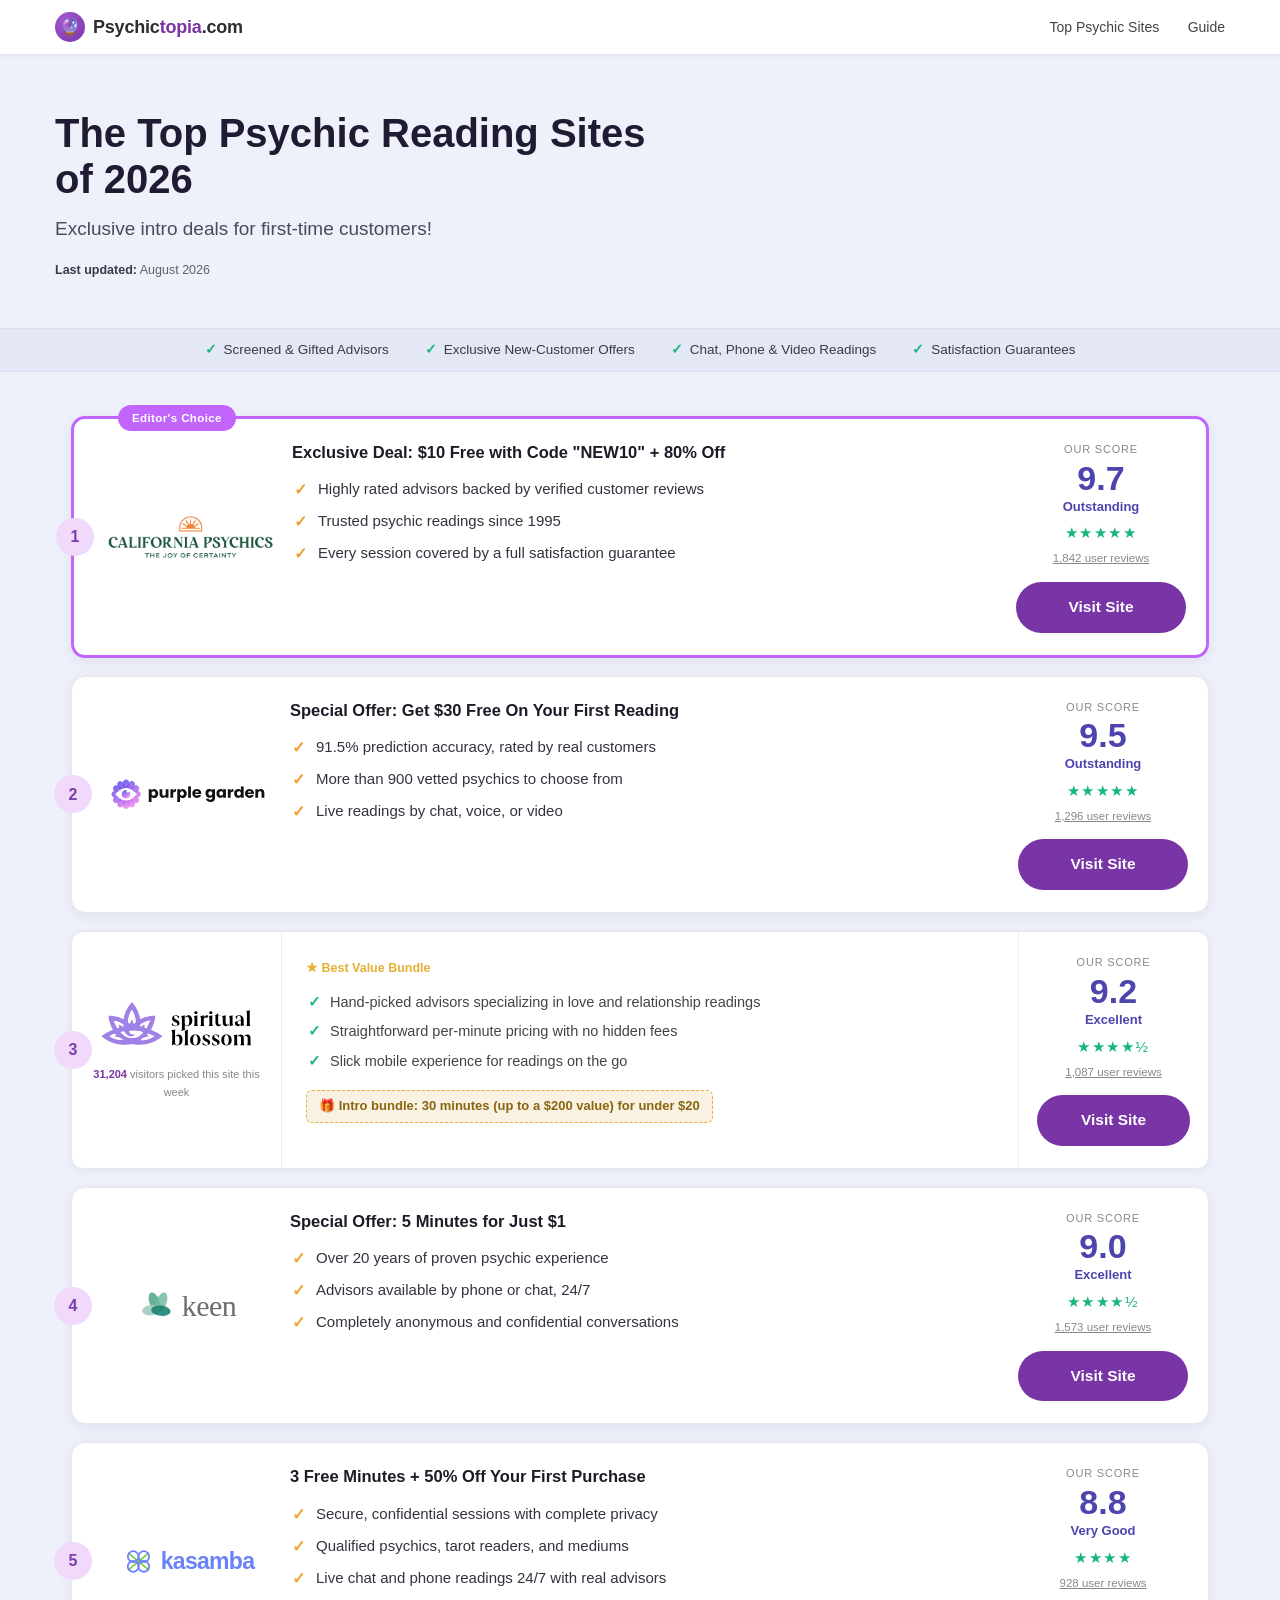
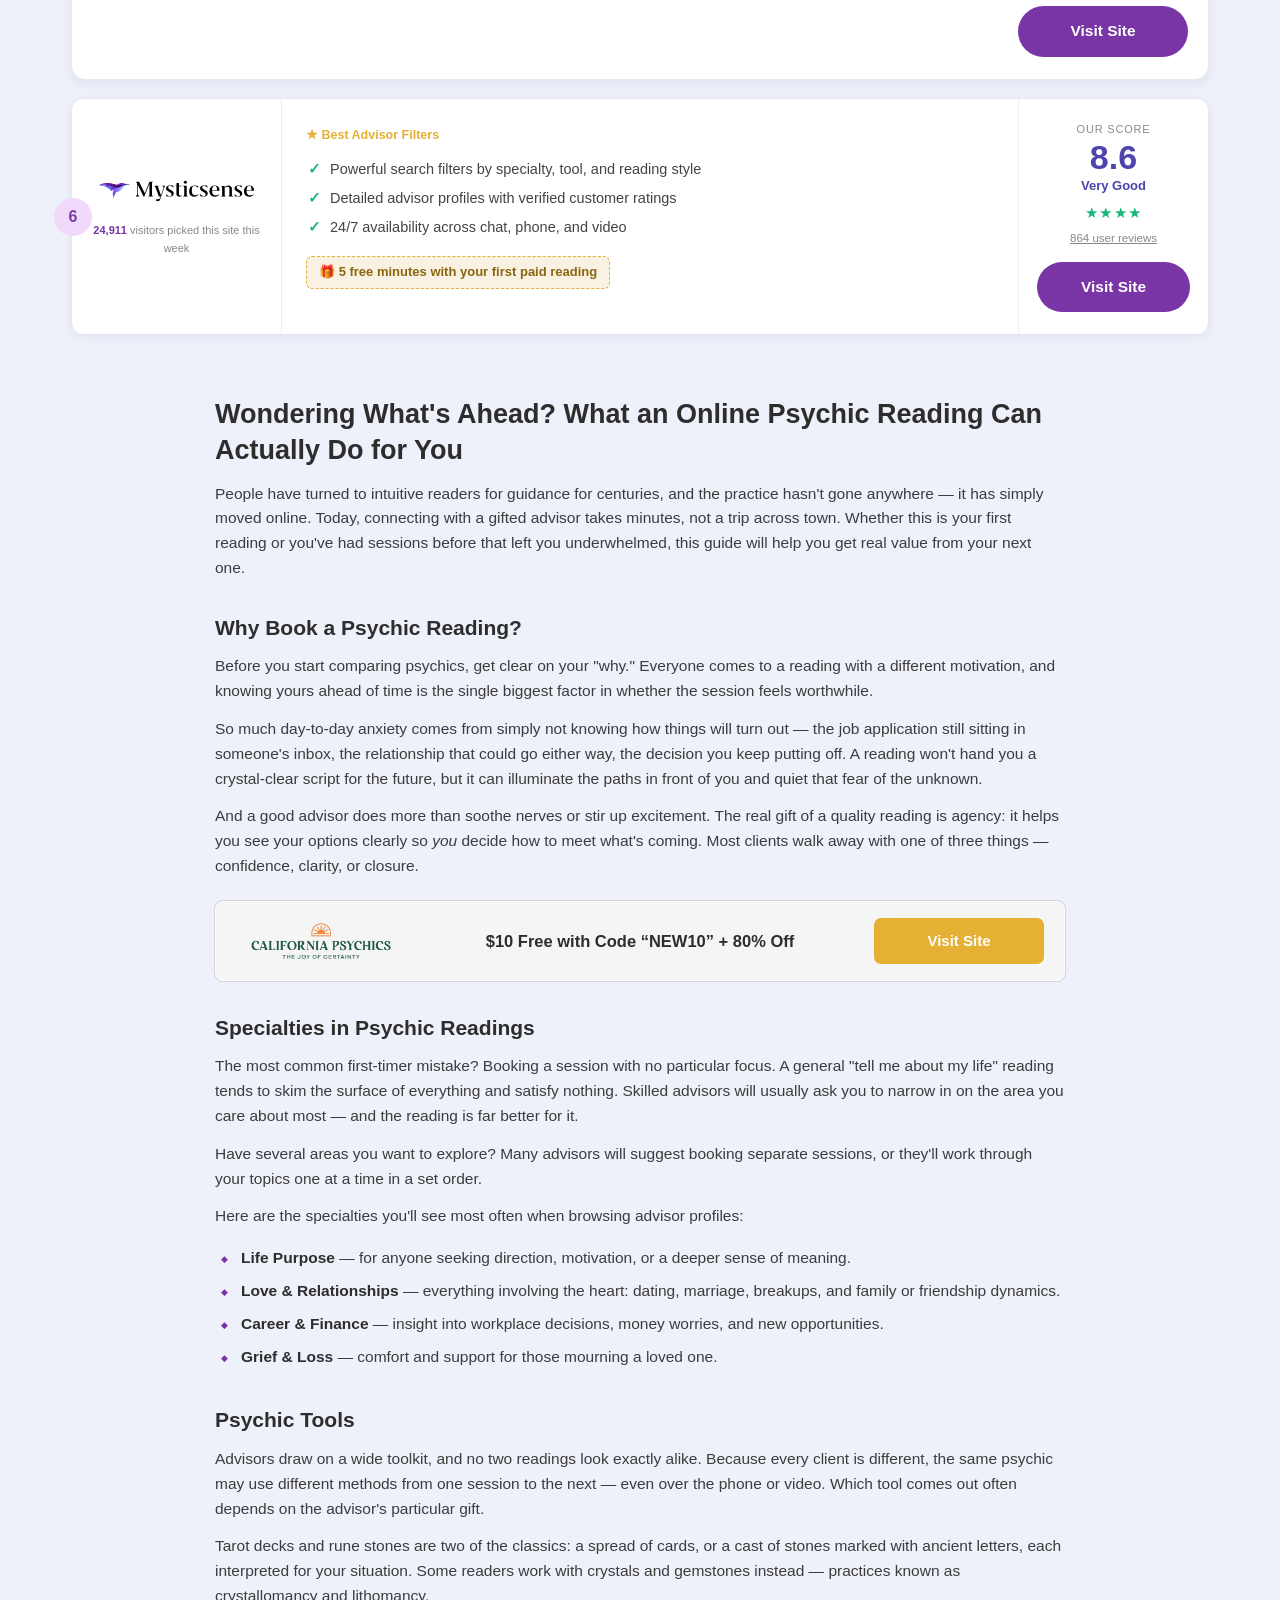
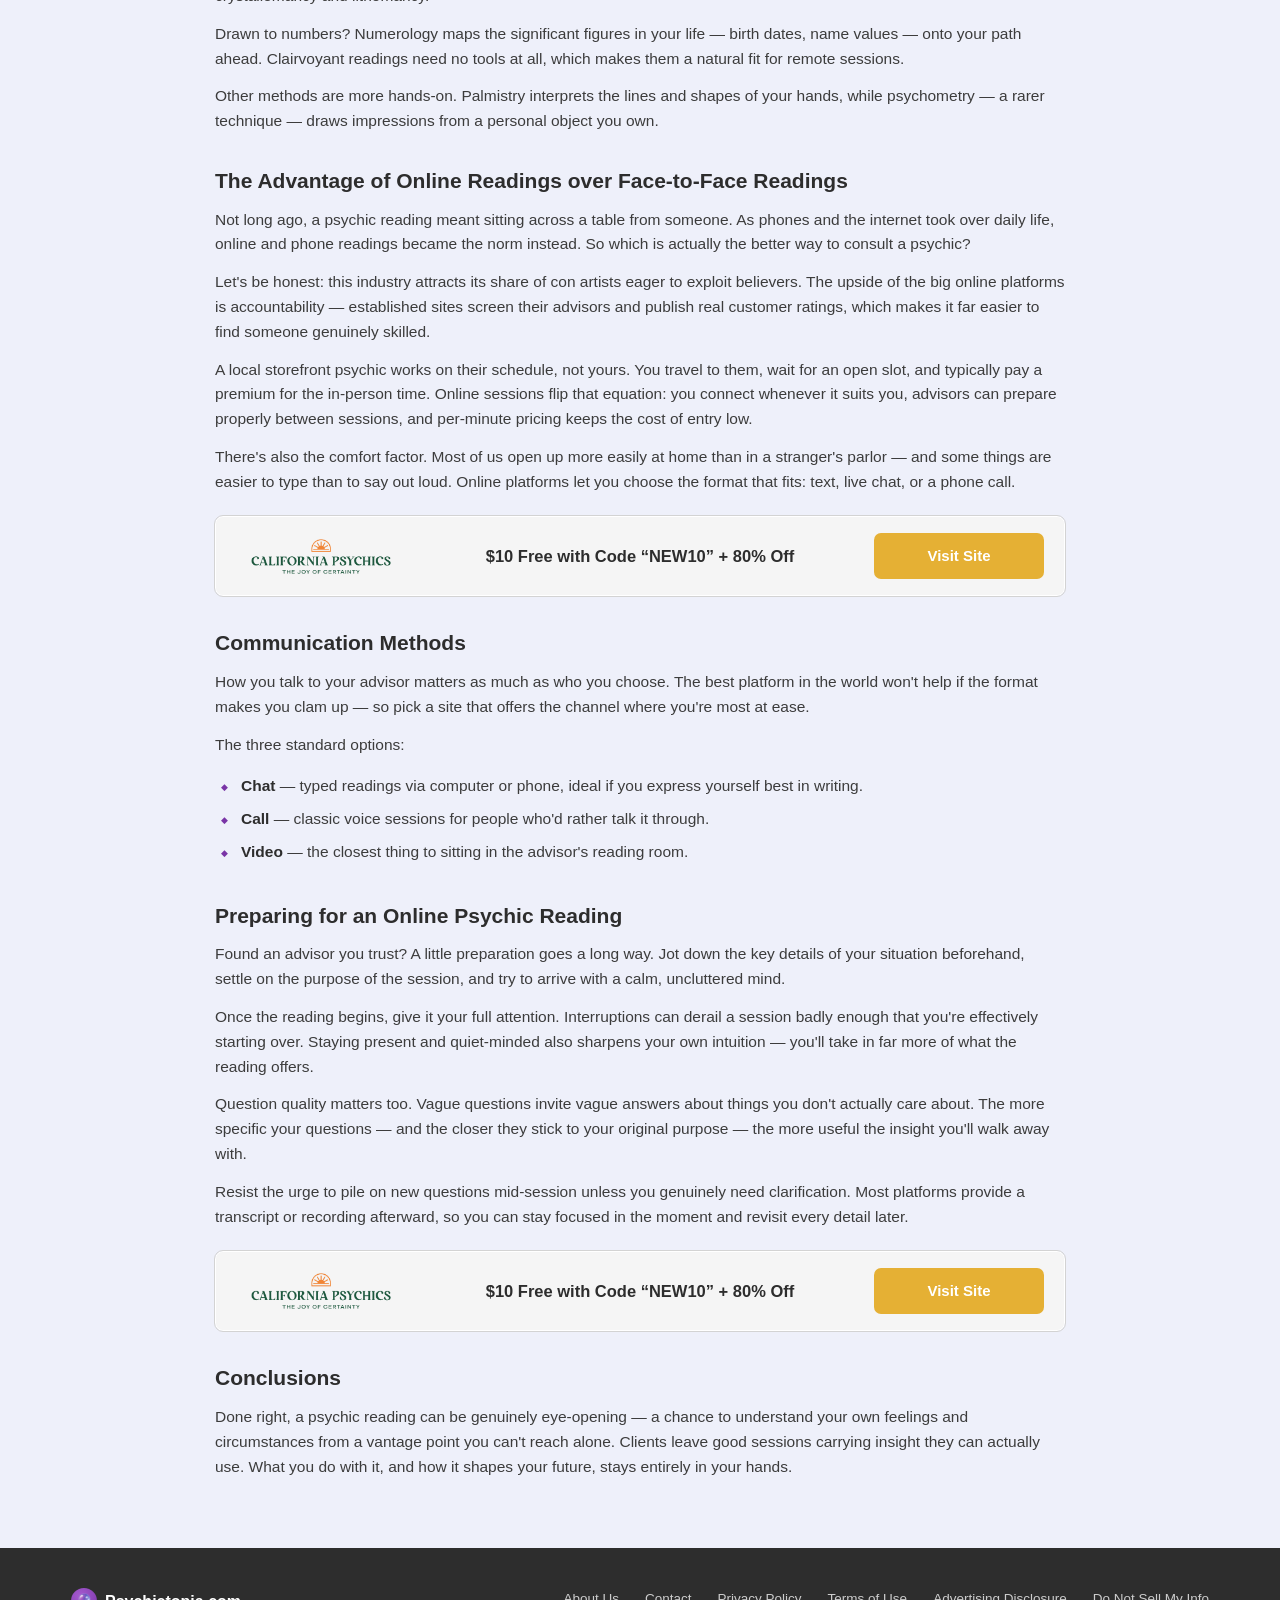
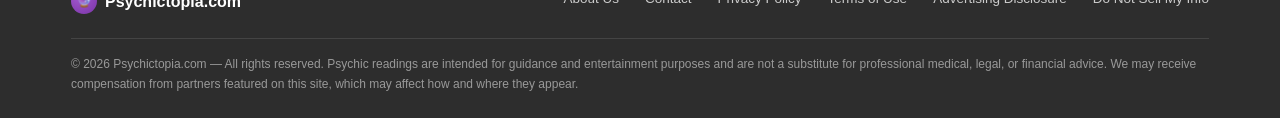
<file: index.html>
<!DOCTYPE html>
<html lang="en">
<head>
<meta charset="UTF-8">
<meta name="viewport" content="width=device-width, initial-scale=1.0">
<title>Psychictopia.com — 2026's Best Psychic Reading Services</title>
<meta name="description" content="Compare 2026's top-rated online psychic reading services side by side, with exclusive intro offers for new customers.">
<!-- Microsoft Advertising UET tag -->
<script>(function(w,d,t,u,o){w[u]=w[u]||[],o.ts=(new Date).getTime();var n=d.createElement(t); n.src="https://bat.bing.net/bat.js?ti="+o.ti+("uetq"!=u?"&q="+u:""),n.async=1, n.onload=n.onreadystatechange=function(){var s=this.readyState;s&&"loaded"!==s&&"complete"!==s||( o.q=w[u],w[u]=new UET(o),w[u].push("pageLoad"),n.onload=n.onreadystatechange=null)}; var i=d.getElementsByTagName(t)[0];i.parentNode.insertBefore(n,i); })(window,document,"script","uetq",{ti:"271011563", enableAutoSpaTracking: true});</script>
<!-- Microsoft Advertising conversion goal: outbound_click -->
<script>
function uet_report_conversion() {
    window.uetq = window.uetq || [];
    window.uetq.push('event', 'outbound_click', {});
}
/* Fire on any CTA: partner buttons, in-content promo buttons, partner logos
   and the sticky call bar. Delegated and in the capture phase so it runs
   before navigation, and keeps working after ClickFlare rewrites the hrefs.
   No client-side dedup — the Bing goal is configured to count uniques. */
(function () {
    var CTA = '.visit-btn, .b-btn, .logo-link, .cp-logo, .pg-logo, .keen-logo, .kasamba-logo, .call-bar';
    document.addEventListener('click', function (e) {
        var t = e.target;
        if (t && t.closest && t.closest(CTA)) uet_report_conversion();
    }, true);
})();
</script>
<!-- Microsoft Clarity -->
<script type="text/javascript">
    (function(c,l,a,r,i,t,y){
        c[a]=c[a]||function(){(c[a].q=c[a].q||[]).push(arguments)};
        t=l.createElement(r);t.async=1;t.src="https://www.clarity.ms/tag/"+i;
        y=l.getElementsByTagName(r)[0];y.parentNode.insertBefore(t,y);
    })(window, document, "clarity", "script", "xtrt93abcd");
</script>
<style>
  :root {
    --purple: #7934a6;
    --purple-hover: #552575;
    --rating-bg: #4d44ad;
    --editor-badge: #c165fc;
    --first-border: rgb(193,101,252);
    --gold: #e5b034;
    --gold-hover: #e5a000;
    --tp-green: #19b67a;
    --dark-strip: #2c3137;
    --footer-bg: #2d2d2d;
    --sidebar-bg: #e8e8e8;
    --text: #2d2d2d;
    --line: #d3d3d3;
    --light: #f5f5f5;
    --page-bg: #eef0fa;
  }
  * { margin: 0; padding: 0; box-sizing: border-box; }
  body {
    font-family: -apple-system, BlinkMacSystemFont, 'Segoe UI', Roboto, Arial, sans-serif;
    color: var(--text);
    background: var(--page-bg);
    line-height: 1.6;
    font-size: 16px;
  }
  a { color: var(--purple); }
  .wrap { max-width: 1170px; margin: 0 auto; padding: 0 16px; }

  /* ===== Nav bar ===== */
  .navbar { background: #fff; box-shadow: 0 1px 4px rgba(0,0,0,.08); position: relative; z-index: 5; }
  .navbar-inner { display: flex; align-items: center; justify-content: space-between; padding: 12px 0; }
  .logo { display: flex; align-items: center; gap: 8px; text-decoration: none; }
  .logo .mark {
    width: 30px; height: 30px; border-radius: 50%;
    background: radial-gradient(circle at 35% 30%, #a55ad0, var(--purple));
    color: #fff; display: flex; align-items: center; justify-content: center;
    font-size: 16px;
  }
  .logo .name { font-weight: 800; font-size: 18px; color: var(--text); letter-spacing: -.2px; }
  .logo .name span { color: var(--purple); }
  .navlinks a { color: #444; text-decoration: none; font-size: 14px; margin-left: 24px; font-weight: 500; }
  .navlinks a:hover { color: var(--purple); }

  /* ===== Hero banner ===== */
  .banner {
    position: relative;
    color: #2f2f3d;
    background: var(--page-bg);
    overflow: hidden;
  }
  .banner-inner { position: relative; padding: 56px 0 48px; }
  .banner h1 { font-size: 40px; font-weight: 800; line-height: 1.15; max-width: 620px; margin-bottom: 12px; color: #1e1b33; }
  .banner .subtitle { font-size: 19px; color: #4a4a5c; max-width: 560px; margin-bottom: 16px; }
  .banner .last-update { font-size: 12.5px; color: #61616f; }
  .banner .last-update strong { color: #3a3a4a; font-weight: 600; }
  .banner-strip { position: relative; background: #e4e7f6; border-top: 1px solid #dce0f2; border-bottom: 1px solid #dce0f2; font-size: 13.5px; }
  .banner-strip .wrap { display: flex; gap: 36px; justify-content: center; padding: 10px 16px; flex-wrap: wrap; }
  .banner-strip span { color: #3a3a4a; }
  .banner-strip span::before { content: "✓"; color: var(--tp-green); font-weight: 700; margin-right: 7px; }

  /* ===== Partner list ===== */
  .list-section { padding: 44px 0 8px; }
  .partner-card {
    position: relative;
    display: grid;
    grid-template-columns: 210px 1fr 190px;
    gap: 0;
    border: 1px solid #e6e6ef;
    border-radius: 12px;
    margin-bottom: 18px;
    background: #fff;
    box-shadow: 0 2px 10px rgba(40, 25, 80, .06);
    transition: box-shadow .15s ease;
  }
  .partner-card:hover { box-shadow: 0 6px 20px rgba(0,0,0,.10); }
  .partner-card.first { border: 3px solid var(--first-border); }
  .rank {
    position: absolute; top: 50%; left: -18px; transform: translateY(-50%);
    width: 38px; height: 38px; border-radius: 50%;
    background: #f0d9fb; border: 0;
    display: flex; align-items: center; justify-content: center;
    font-weight: 700; font-size: 16px; color: #7b3fa8;
  }
  .editor-badge {
    position: absolute; top: -14px; left: 44px;
    background: var(--editor-badge); color: #fff;
    font-size: 11.5px; font-weight: 700; letter-spacing: .4px;
    padding: 4px 14px; border-radius: 14px;
  }
  .highlight-tag {
    display: inline-flex; align-items: center; gap: 5px;
    color: var(--gold); font-size: 12.5px; font-weight: 700;
    margin-bottom: 6px;
  }
  .card-logo {
    display: flex; flex-direction: column; align-items: center; justify-content: center;
    padding: 26px 14px; border-right: 1px solid #eee; text-align: center;
  }
  .brandmark { font-size: 30px; line-height: 1; margin-bottom: 8px; }
  .card-logo img.partner-logo { max-width: 155px; max-height: 52px; width: auto; height: auto; margin-bottom: 4px; }
  /* Full width so the anchor never shrinks to zero: an SVG without intrinsic
     width/height would otherwise collapse inside a shrink-to-fit box. */
  .logo-link { display: block; width: 100%; text-align: center; line-height: 0; text-decoration: none; }
  .brandname { font-weight: 800; font-size: 19px; letter-spacing: -.3px; }
  .brandname small { display: block; font-size: 10.5px; font-weight: 500; color: #888; letter-spacing: 1.5px; text-transform: uppercase; margin-top: 2px; }
  .chose-today { font-size: 11px; color: #888; margin-top: 12px; }
  .chose-today strong { color: var(--purple); }
  .card-body { padding: 22px 24px; }
  .card-body ul { list-style: none; margin: 4px 0 10px; }
  .card-body li { padding: 3px 0 3px 24px; position: relative; font-size: 14.5px; color: #444; }
  .card-body li::before { content: "✓"; position: absolute; left: 2px; color: var(--tp-green); font-weight: 700; }
  .promo-line {
    display: inline-block;
    background: #f9f2e2; border: 1px dashed var(--gold);
    color: #8a6510; font-size: 13px; font-weight: 700;
    border-radius: 6px; padding: 5px 12px; margin-top: 4px;
  }
  .promo-line::before { content: "🎁 "; }
  .card-cta {
    display: flex; flex-direction: column; align-items: center; justify-content: center;
    padding: 22px 18px; border-left: 1px solid #eee;
  }
  .score-tag { font-size: 11px; color: #888; text-transform: uppercase; letter-spacing: .8px; margin-bottom: 2px; }
  .score-num { font-size: 34px; font-weight: 800; color: var(--rating-bg); line-height: 1; }
  .score-label { font-size: 13px; font-weight: 700; color: var(--rating-bg); margin: 2px 0 4px; }
  .stars { color: var(--tp-green); font-size: 15px; letter-spacing: 1.5px; }
  .reviews { font-size: 11.5px; color: #888; margin: 4px 0 14px; text-decoration: underline; cursor: pointer; }
  .visit-btn {
    display: block; width: 100%; text-align: center;
    background: var(--purple); color: #fff !important;
    font-weight: 700; font-size: 15.5px; text-decoration: none;
    padding: 12px 10px; border-radius: 7px;
    transition: background .15s ease;
  }
  .visit-btn:hover { background: var(--purple-hover); }
  .new-tag {
    background: var(--tp-green); color: #fff; font-size: 11px; font-weight: 700;
    padding: 3px 10px; border-radius: 12px; margin-bottom: 8px;
  }

  /* ===== Card style B (California Psychics) ===== */
  .partner-card.style-b {
    grid-template-columns: 218px 1fr 210px;
    border-radius: 14px;
    border-color: #e8e6ef;
    box-shadow: 0 3px 14px rgba(40, 25, 80, .07);
  }
  .partner-card.style-b.first { border: 3px solid var(--first-border); }
  .partner-card.style-b .card-logo { border-right: 0; padding: 24px 10px 24px 24px; }
  .cp-logo { display: block; width: 100%; text-align: center; line-height: 0; text-decoration: none; }
  .cp-logo img { display: inline-block; width: 100%; max-width: 165px; height: auto; }
  .pg-logo { display: block; text-decoration: none; }
  .pg-logo img { display: block; width: 100%; max-width: 168px; height: auto; }
  .keen-logo, .kasamba-logo { display: flex; align-items: center; gap: 6px; text-decoration: none; }
  .keen-logo svg, .kasamba-logo svg { flex: 0 0 auto; display: block; }
  .keen-logo .brand-text {
    font-family: Georgia, 'Times New Roman', serif;
    color: #6e6e6e; font-size: 30px; font-weight: 400; letter-spacing: -.5px;
  }
  .kasamba-logo .brand-text { color: #6b82f6; font-size: 23px; font-weight: 700; letter-spacing: -.7px; }
  .partner-card.style-b .card-body { padding: 22px 8px 22px 0; }
  .offer-headline { font-size: 16.5px; font-weight: 700; color: #1c1c28; margin-bottom: 10px; line-height: 1.35; }
  .checks-gold { list-style: none; margin: 0; }
  .checks-gold li { padding: 4px 0 4px 26px; position: relative; font-size: 15px; color: #33333f; }
  .checks-gold li::before { content: "✓"; position: absolute; left: 2px; top: 4px; color: #f0a132; font-weight: 700; font-size: 16px; }
  .partner-card.style-b .card-cta { border-left: 0; padding: 22px 20px; text-align: center; }
  .visit-btn.pill { border-radius: 30px; padding: 13px 10px; }

  /* ===== Content + sidebar ===== */
  .content-grid {
    display: grid;
    grid-template-columns: 1fr;
    max-width: 850px;
    gap: 36px;
    padding: 36px 0 56px;
    align-items: start;
  }
  article h2 { font-size: 27px; line-height: 1.3; margin-bottom: 14px; }
  article h3 { font-size: 21px; margin: 30px 0 10px; }
  article p { margin-bottom: 13px; color: #3c3c3c; font-size: 15.5px; }
  article ul { margin: 6px 0 16px 4px; list-style: none; }
  article ul li { padding: 4px 0 4px 22px; position: relative; font-size: 15.5px; color: #3c3c3c; }
  article ul li::before { content: "◆"; color: var(--purple); font-size: 9px; position: absolute; left: 2px; top: 10px; }
  article ul li strong { color: var(--text); }

  /* In-content promo card (buttono) */
  .buttono {
    display: grid; grid-template-columns: 170px 1fr 170px; align-items: center;
    background: var(--light); border: 1px solid #fff; outline: 1px solid var(--line);
    border-radius: 8px; padding: 16px 20px; margin: 22px 0; gap: 16px;
  }
  .buttono .b-logo { text-align: center; font-weight: 800; font-size: 16px; }
  .buttono .b-logo .brandmark { font-size: 24px; margin-bottom: 2px; }
  .buttono .b-logo img { max-width: 140px; max-height: 44px; width: auto; height: auto; }
  .buttono .b-text { font-size: 16.5px; font-weight: 700; color: var(--text); text-align: center; }
  .buttono .b-btn {
    display: block; text-align: center; background: var(--gold); color: #fff !important;
    text-decoration: none; font-weight: 700; font-size: 15px;
    padding: 11px 8px; border-radius: 7px; transition: background .15s ease;
  }
  .buttono .b-btn:hover { background: var(--gold-hover); }

  /* ===== Sticky call bar ===== */
  .call-bar {
    /* hidden by default; the mobile breakpoint switches it to flex */
    display: none;
    position: fixed; left: 0; right: 0; bottom: 0; z-index: 60;
    flex-direction: column; align-items: center; justify-content: center;
    gap: 1px; text-align: center; text-decoration: none;
    padding: 9px 16px calc(9px + env(safe-area-inset-bottom, 0px));
    background: linear-gradient(180deg, #8b3fbe, var(--purple));
    color: #fff !important;
    box-shadow: 0 -3px 16px rgba(30, 20, 60, .3);
  }
  .call-bar:active { background: var(--purple-hover); }
  /* Attention loop. Only transform and opacity are animated, so it stays on
     the compositor and never re-lays-out the fixed bar. */
  .call-bar { overflow: hidden; }
  .call-bar::after {
    content: ""; position: absolute; top: 0; bottom: 0; left: 0; width: 55%;
    pointer-events: none;
    background: linear-gradient(100deg, transparent 0%, rgba(255,255,255,.26) 50%, transparent 100%);
    transform: translateX(-120%);
    animation: callShine 3.2s ease-in-out infinite;
  }
  .call-bar .call-main svg { animation: callRing 3.2s ease-in-out infinite; transform-origin: 50% 60%; }
  @keyframes callShine {
    0%, 55%  { transform: translateX(-120%); }
    85%, 100% { transform: translateX(320%); }
  }
  @keyframes callRing {
    0%, 60%, 100% { transform: rotate(0deg); }
    66% { transform: rotate(-15deg); }
    72% { transform: rotate(13deg); }
    78% { transform: rotate(-9deg); }
    84% { transform: rotate(6deg); }
    90% { transform: rotate(-3deg); }
  }
  @media (prefers-reduced-motion: reduce) {
    .call-bar::after, .call-bar .call-main svg { animation: none; }
    .call-bar::after { display: none; }
  }
  .call-bar .call-main {
    display: inline-flex; align-items: center; gap: 8px;
    font-size: 17px; font-weight: 800; letter-spacing: -.2px; line-height: 1.2;
  }
  .call-bar .call-main svg { flex: 0 0 auto; }
  .call-bar .call-sub { font-size: 12px; opacity: .88; font-weight: 500; }

  /* ===== Footer ===== */
  footer { background: var(--footer-bg); color: #bbb; padding: 40px 0 24px; font-size: 13.5px; }
  .footer-grid { display: flex; justify-content: space-between; gap: 30px; flex-wrap: wrap; margin-bottom: 24px; }
  .footer-logo { display: flex; align-items: center; gap: 8px; }
  .footer-logo .mark { width: 26px; height: 26px; border-radius: 50%; background: radial-gradient(circle at 35% 30%, #a55ad0, var(--purple)); display: flex; align-items: center; justify-content: center; font-size: 13px; }
  .footer-logo .name { color: #fff; font-weight: 800; font-size: 16px; }
  footer ul { list-style: none; display: flex; gap: 26px; flex-wrap: wrap; }
  footer ul a { color: #ccc; text-decoration: none; }
  footer ul a:hover { color: #fff; }
  .copyright { border-top: 1px solid #444; padding-top: 16px; font-size: 12px; color: #999; }

  /* ===== Responsive ===== */
  @media (max-width: 900px) {
    .content-grid { grid-template-columns: 1fr; }
    article { padding: 0 20px; }
    .partner-card { grid-template-columns: 1fr; }
    .partner-card.style-b { grid-template-columns: 1fr; }
    .rank { top: -1px; left: 10px; transform: none; }
    .editor-badge { left: 58px; }
    .partner-card.style-b .card-logo { border-bottom: 1px solid #eee; }
    .partner-card.style-b .card-body { padding: 22px 24px; }
    .card-logo { border-right: 0; border-bottom: 1px solid #eee; padding: 30px 14px 18px; }
    .card-cta { border-left: 0; border-top: 1px solid #eee; }
    .banner-inner { text-align: center; }
    .banner h1 { font-size: 29px; margin-left: auto; margin-right: auto; }
    .banner .subtitle {
      margin-left: auto; margin-right: auto;
      font-size: 15.5px; line-height: 1.45; margin-bottom: 12px;
    }
    /* Two compact columns instead of four full-width rows, so the strip
       stops pushing the first partner card below the fold. */
    .banner-strip { font-size: 12.5px; }
    .banner-strip .wrap {
      display: grid;
      grid-template-columns: 1fr 1fr;
      gap: 7px 10px;
      padding: 10px 14px;
      justify-content: initial;
    }
    .banner-strip span { text-align: left; line-height: 1.35; }
    .banner-strip span::before { margin-right: 5px; }
    .buttono { grid-template-columns: 1fr; text-align: center; }
    .navlinks { display: none; }
    /* Sticky call bar is mobile-only: tap-to-call is not useful on desktop */
    .call-bar { display: flex; }
    body { padding-bottom: 74px; }

    /* Above-the-fold budget on mobile: tighten the banner, strip and the
       first card so the Editor's Choice CTA lands within the first screen. */
    .banner-inner { padding: 22px 0 18px; }
    .banner h1 { font-size: 24px; margin-bottom: 8px; }
    .banner .subtitle { font-size: 14px; line-height: 1.4; margin-bottom: 8px; }
    .banner-strip .wrap { padding: 8px 14px; gap: 5px 10px; }
    .list-section { padding-top: 34px; }
    .partner-card.style-b .card-logo { padding: 14px 10px 10px; }
    .partner-card.style-b .card-body { padding: 14px 18px; }
    .offer-headline { font-size: 15.5px; margin-bottom: 7px; }
    .checks-gold li { padding: 2px 0 2px 24px; font-size: 14px; line-height: 1.35; }
    .checks-gold li::before { top: 2px; }
    /* Every card: score reads as one compact line with the button beneath it.
       flex-direction must be reset here, the base rule sets column. */
    .card-cta {
      display: flex;
      flex-direction: row;
      flex-wrap: wrap;
      align-items: baseline;
      justify-content: center;
      gap: 2px 8px;
      padding: 10px 18px 14px;
    }
    .card-cta .score-tag { margin-bottom: 0; }
    .card-cta .score-num { font-size: 24px; }
    .card-cta .score-label { margin: 0; }
    .card-cta .stars { font-size: 13px; }
    .card-cta .reviews { margin: 0; }
    .card-cta .visit-btn { flex: 0 0 100%; margin-top: 9px; }
  }
</style>
</head>
<body>

<!-- Nav bar -->
<div class="navbar">
  <div class="wrap navbar-inner">
    <a class="logo" href="#">
      <span class="mark">🔮</span>
      <span class="name">Psychic<span>topia</span>.com</span>
    </a>
    <nav class="navlinks">
      <a href="#list">Top Psychic Sites</a>
      <a href="#article">Guide</a>
    </nav>
  </div>
</div>

<!-- Hero banner -->
<div class="banner">
  <div class="wrap banner-inner">
    <h1>The Top Psychic Reading Sites of 2026</h1>
    <p class="subtitle">Exclusive intro deals for first-time customers!</p>
    <p class="last-update"><strong>Last updated:</strong> August 2026</p>
  </div>
  <div class="banner-strip">
    <div class="wrap">
      <span>Screened &amp; Gifted Advisors</span>
      <span>Exclusive New-Customer Offers</span>
      <span>Chat, Phone &amp; Video Readings</span>
      <span>Satisfaction Guarantees</span>
    </div>
  </div>
</div>

<!-- Partner list -->
<section class="list-section" id="list">
  <div class="wrap">

    <!-- #1 California Psychics -->
    <div class="partner-card style-b first">
      <div class="rank">1</div>
      <div class="editor-badge">Editor's Choice</div>
      <div class="card-logo">
        <a class="cp-logo" href="https://secure.psychictopia.com/cf/click/1" rel="nofollow sponsored">
          <img src="assets/california-psychics-logo.webp" alt="California Psychics logo" width="238" height="61" loading="lazy" decoding="async">
        </a>
      </div>
      <div class="card-body">
        <div class="offer-headline">Exclusive Deal: $10 Free with Code "NEW10" + 80% Off</div>
        <ul class="checks-gold">
          <li>Highly rated advisors backed by verified customer reviews</li>
          <li>Trusted psychic readings since 1995</li>
          <li>Every session covered by a full satisfaction guarantee</li>
        </ul>
      </div>
      <div class="card-cta">
        <div class="score-tag">Our score</div>
        <div class="score-num">9.7</div>
        <div class="score-label">Outstanding</div>
        <div class="stars">★★★★★</div>
        <div class="reviews">1,842 user reviews</div>
        <a class="visit-btn pill" href="https://secure.psychictopia.com/cf/click/1" rel="nofollow sponsored">Visit Site</a>
      </div>
    </div>

    <!-- #2 Purple Garden -->
    <div class="partner-card style-b">
      <div class="rank">2</div>
      <div class="card-logo">
        <a class="pg-logo" href="https://secure.psychictopia.com/cf/click/2" rel="nofollow sponsored">
          <img src="assets/purple-garden-logo.svg" alt="Purple Garden logo" width="158" height="34" loading="lazy" decoding="async">
        </a>
      </div>
      <div class="card-body">
        <div class="offer-headline">Special Offer: Get $30 Free On Your First Reading</div>
        <ul class="checks-gold">
          <li>91.5% prediction accuracy, rated by real customers</li>
          <li>More than 900 vetted psychics to choose from</li>
          <li>Live readings by chat, voice, or video</li>
        </ul>
      </div>
      <div class="card-cta">
        <div class="score-tag">Our score</div>
        <div class="score-num">9.5</div>
        <div class="score-label">Outstanding</div>
        <div class="stars">★★★★★</div>
        <div class="reviews">1,296 user reviews</div>
        <a class="visit-btn pill" href="https://secure.psychictopia.com/cf/click/2" rel="nofollow sponsored">Visit Site</a>
      </div>
    </div>

    <!-- #3 -->
    <div class="partner-card">
      <div class="rank">3</div>
      <div class="card-logo">
        <a class="logo-link" href="https://secure.psychictopia.com/cf/click/3" rel="nofollow sponsored"><img class="partner-logo" src="assets/spiritual-blossom-logo.svg" alt="Spiritual Blossom logo" width="380" height="129" loading="lazy" decoding="async"></a>
        <div class="chose-today"><strong>31,204</strong> visitors picked this site this week</div>
      </div>
      <div class="card-body">
        <span class="highlight-tag">★ Best Value Bundle</span>
        <ul>
          <li>Hand-picked advisors specializing in love and relationship readings</li>
          <li>Straightforward per-minute pricing with no hidden fees</li>
          <li>Slick mobile experience for readings on the go</li>
        </ul>
        <span class="promo-line">Intro bundle: 30 minutes (up to a $200 value) for under $20</span>
      </div>
      <div class="card-cta">
        <div class="score-tag">Our score</div>
        <div class="score-num">9.2</div>
        <div class="score-label">Excellent</div>
        <div class="stars">★★★★½</div>
        <div class="reviews">1,087 user reviews</div>
        <a class="visit-btn pill" href="https://secure.psychictopia.com/cf/click/3" rel="nofollow sponsored">Visit Site</a>
      </div>
    </div>

    <!-- #4 Keen -->
    <div class="partner-card style-b">
      <div class="rank">4</div>
      <div class="card-logo">
        <a class="keen-logo" href="https://secure.psychictopia.com/cf/click/4" rel="nofollow sponsored">
          <svg width="36" height="31" viewBox="0 0 62 54" aria-hidden="true">
            <g style="mix-blend-mode: multiply">
              <ellipse cx="25" cy="21" rx="9" ry="17.5" transform="rotate(-20 25 21)" fill="#5aa892" opacity=".9"/>
              <ellipse cx="37" cy="21" rx="9" ry="17.5" transform="rotate(20 37 21)" fill="#74baa3" opacity=".85"/>
              <ellipse cx="19" cy="35" rx="16" ry="9" transform="rotate(-8 19 35)" fill="#9ecabb" opacity=".9"/>
              <ellipse cx="36" cy="36" rx="17" ry="9" transform="rotate(6 36 36)" fill="#17806d" opacity=".88"/>
            </g>
          </svg>
          <span class="brand-text">keen</span>
        </a>
      </div>
      <div class="card-body">
        <div class="offer-headline">Special Offer: 5 Minutes for Just $1</div>
        <ul class="checks-gold">
          <li>Over 20 years of proven psychic experience</li>
          <li>Advisors available by phone or chat, 24/7</li>
          <li>Completely anonymous and confidential conversations</li>
        </ul>
      </div>
      <div class="card-cta">
        <div class="score-tag">Our score</div>
        <div class="score-num">9.0</div>
        <div class="score-label">Excellent</div>
        <div class="stars">★★★★½</div>
        <div class="reviews">1,573 user reviews</div>
        <a class="visit-btn pill" href="https://secure.psychictopia.com/cf/click/4" rel="nofollow sponsored">Visit Site</a>
      </div>
    </div>

    <!-- #5 Kasamba -->
    <div class="partner-card style-b">
      <div class="rank">5</div>
      <div class="card-logo">
        <a class="kasamba-logo" href="https://secure.psychictopia.com/cf/click/5" rel="nofollow sponsored">
          <svg width="33" height="31" viewBox="0 0 40 38" aria-hidden="true">
            <g fill="none" stroke-width="2.2" stroke-linecap="round">
              <path d="M8 9 L32 29 M32 9 L8 29" stroke="#7ac943"/>
              <g stroke="#6b82f6">
                <circle cx="13.5" cy="13" r="6.6"/>
                <circle cx="26.5" cy="13" r="6.6"/>
                <circle cx="13.5" cy="25" r="6.6"/>
                <circle cx="26.5" cy="25" r="6.6"/>
              </g>
            </g>
          </svg>
          <span class="brand-text">kasamba</span>
        </a>
      </div>
      <div class="card-body">
        <div class="offer-headline">3 Free Minutes + 50% Off Your First Purchase</div>
        <ul class="checks-gold">
          <li>Secure, confidential sessions with complete privacy</li>
          <li>Qualified psychics, tarot readers, and mediums</li>
          <li>Live chat and phone readings 24/7 with real advisors</li>
        </ul>
      </div>
      <div class="card-cta">
        <div class="score-tag">Our score</div>
        <div class="score-num">8.8</div>
        <div class="score-label">Very Good</div>
        <div class="stars">★★★★</div>
        <div class="reviews">928 user reviews</div>
        <a class="visit-btn pill" href="https://secure.psychictopia.com/cf/click/5" rel="nofollow sponsored">Visit Site</a>
      </div>
    </div>

    <!-- #6 -->
    <div class="partner-card">
      <div class="rank">6</div>
      <div class="card-logo">
        <a class="logo-link" href="https://secure.psychictopia.com/cf/click/6" rel="nofollow sponsored"><img class="partner-logo" src="assets/mysticsense-logo.svg" alt="Mysticsense logo" width="322" height="64" loading="lazy" decoding="async"></a>
        <div class="chose-today"><strong>24,911</strong> visitors picked this site this week</div>
      </div>
      <div class="card-body">
        <span class="highlight-tag">★ Best Advisor Filters</span>
        <ul>
          <li>Powerful search filters by specialty, tool, and reading style</li>
          <li>Detailed advisor profiles with verified customer ratings</li>
          <li>24/7 availability across chat, phone, and video</li>
        </ul>
        <span class="promo-line">5 free minutes with your first paid reading</span>
      </div>
      <div class="card-cta">
        <div class="score-tag">Our score</div>
        <div class="score-num">8.6</div>
        <div class="score-label">Very Good</div>
        <div class="stars">★★★★</div>
        <div class="reviews">864 user reviews</div>
        <a class="visit-btn pill" href="https://secure.psychictopia.com/cf/click/6" rel="nofollow sponsored">Visit Site</a>
      </div>
    </div>

  </div>
</section>

<!-- Article + sidebar -->
<div class="wrap content-grid" id="article">
  <article>
    <h2>Wondering What's Ahead? What an Online Psychic Reading Can Actually Do for You</h2>
    <p>People have turned to intuitive readers for guidance for centuries, and the practice hasn't gone anywhere — it has simply moved online. Today, connecting with a gifted advisor takes minutes, not a trip across town. Whether this is your first reading or you've had sessions before that left you underwhelmed, this guide will help you get real value from your next one.</p>

    <h3>Why Book a Psychic Reading?</h3>
    <p>Before you start comparing psychics, get clear on your "why." Everyone comes to a reading with a different motivation, and knowing yours ahead of time is the single biggest factor in whether the session feels worthwhile.</p>
    <p>So much day-to-day anxiety comes from simply not knowing how things will turn out — the job application still sitting in someone's inbox, the relationship that could go either way, the decision you keep putting off. A reading won't hand you a crystal-clear script for the future, but it can illuminate the paths in front of you and quiet that fear of the unknown.</p>
    <p>And a good advisor does more than soothe nerves or stir up excitement. The real gift of a quality reading is agency: it helps you see your options clearly so <em>you</em> decide how to meet what's coming. Most clients walk away with one of three things — confidence, clarity, or closure.</p>

    <div class="buttono">
      <div class="b-logo"><a class="logo-link" href="https://secure.psychictopia.com/cf/click/7" rel="nofollow sponsored"><img src="assets/california-psychics-logo.webp" alt="California Psychics logo" width="238" height="61" loading="lazy" decoding="async"></a></div>
      <div class="b-text">$10 Free with Code &ldquo;NEW10&rdquo; + 80% Off</div>
      <a class="b-btn" href="https://secure.psychictopia.com/cf/click/7" rel="nofollow sponsored">Visit Site</a>
    </div>

    <h3>Specialties in Psychic Readings</h3>
    <p>The most common first-timer mistake? Booking a session with no particular focus. A general "tell me about my life" reading tends to skim the surface of everything and satisfy nothing. Skilled advisors will usually ask you to narrow in on the area you care about most — and the reading is far better for it.</p>
    <p>Have several areas you want to explore? Many advisors will suggest booking separate sessions, or they'll work through your topics one at a time in a set order.</p>
    <p>Here are the specialties you'll see most often when browsing advisor profiles:</p>
    <ul>
      <li><strong>Life Purpose</strong> — for anyone seeking direction, motivation, or a deeper sense of meaning.</li>
      <li><strong>Love &amp; Relationships</strong> — everything involving the heart: dating, marriage, breakups, and family or friendship dynamics.</li>
      <li><strong>Career &amp; Finance</strong> — insight into workplace decisions, money worries, and new opportunities.</li>
      <li><strong>Grief &amp; Loss</strong> — comfort and support for those mourning a loved one.</li>
    </ul>

    <h3>Psychic Tools</h3>
    <p>Advisors draw on a wide toolkit, and no two readings look exactly alike. Because every client is different, the same psychic may use different methods from one session to the next — even over the phone or video. Which tool comes out often depends on the advisor's particular gift.</p>
    <p>Tarot decks and rune stones are two of the classics: a spread of cards, or a cast of stones marked with ancient letters, each interpreted for your situation. Some readers work with crystals and gemstones instead — practices known as crystallomancy and lithomancy.</p>
    <p>Drawn to numbers? Numerology maps the significant figures in your life — birth dates, name values — onto your path ahead. Clairvoyant readings need no tools at all, which makes them a natural fit for remote sessions.</p>
    <p>Other methods are more hands-on. Palmistry interprets the lines and shapes of your hands, while psychometry — a rarer technique — draws impressions from a personal object you own.</p>

    <h3>The Advantage of Online Readings over Face-to-Face Readings</h3>
    <p>Not long ago, a psychic reading meant sitting across a table from someone. As phones and the internet took over daily life, online and phone readings became the norm instead. So which is actually the better way to consult a psychic?</p>
    <p>Let's be honest: this industry attracts its share of con artists eager to exploit believers. The upside of the big online platforms is accountability — established sites screen their advisors and publish real customer ratings, which makes it far easier to find someone genuinely skilled.</p>
    <p>A local storefront psychic works on their schedule, not yours. You travel to them, wait for an open slot, and typically pay a premium for the in-person time. Online sessions flip that equation: you connect whenever it suits you, advisors can prepare properly between sessions, and per-minute pricing keeps the cost of entry low.</p>
    <p>There's also the comfort factor. Most of us open up more easily at home than in a stranger's parlor — and some things are easier to type than to say out loud. Online platforms let you choose the format that fits: text, live chat, or a phone call.</p>

    <div class="buttono">
      <div class="b-logo"><a class="logo-link" href="https://secure.psychictopia.com/cf/click/8" rel="nofollow sponsored"><img src="assets/california-psychics-logo.webp" alt="California Psychics logo" width="238" height="61" loading="lazy" decoding="async"></a></div>
      <div class="b-text">$10 Free with Code &ldquo;NEW10&rdquo; + 80% Off</div>
      <a class="b-btn" href="https://secure.psychictopia.com/cf/click/8" rel="nofollow sponsored">Visit Site</a>
    </div>

    <h3>Communication Methods</h3>
    <p>How you talk to your advisor matters as much as who you choose. The best platform in the world won't help if the format makes you clam up — so pick a site that offers the channel where you're most at ease.</p>
    <p>The three standard options:</p>
    <ul>
      <li><strong>Chat</strong> — typed readings via computer or phone, ideal if you express yourself best in writing.</li>
      <li><strong>Call</strong> — classic voice sessions for people who'd rather talk it through.</li>
      <li><strong>Video</strong> — the closest thing to sitting in the advisor's reading room.</li>
    </ul>

    <h3>Preparing for an Online Psychic Reading</h3>
    <p>Found an advisor you trust? A little preparation goes a long way. Jot down the key details of your situation beforehand, settle on the purpose of the session, and try to arrive with a calm, uncluttered mind.</p>
    <p>Once the reading begins, give it your full attention. Interruptions can derail a session badly enough that you're effectively starting over. Staying present and quiet-minded also sharpens your own intuition — you'll take in far more of what the reading offers.</p>
    <p>Question quality matters too. Vague questions invite vague answers about things you don't actually care about. The more specific your questions — and the closer they stick to your original purpose — the more useful the insight you'll walk away with.</p>
    <p>Resist the urge to pile on new questions mid-session unless you genuinely need clarification. Most platforms provide a transcript or recording afterward, so you can stay focused in the moment and revisit every detail later.</p>

    <div class="buttono">
      <div class="b-logo"><a class="logo-link" href="https://secure.psychictopia.com/cf/click/9" rel="nofollow sponsored"><img src="assets/california-psychics-logo.webp" alt="California Psychics logo" width="238" height="61" loading="lazy" decoding="async"></a></div>
      <div class="b-text">$10 Free with Code &ldquo;NEW10&rdquo; + 80% Off</div>
      <a class="b-btn" href="https://secure.psychictopia.com/cf/click/9" rel="nofollow sponsored">Visit Site</a>
    </div>

    <h3>Conclusions</h3>
    <p>Done right, a psychic reading can be genuinely eye-opening — a chance to understand your own feelings and circumstances from a vantage point you can't reach alone. Clients leave good sessions carrying insight they can actually use. What you do with it, and how it shapes your future, stays entirely in your hands.</p>
  </article>

</div>

<!-- Footer -->
<footer id="disclosure">
  <div class="wrap">
    <div class="footer-grid">
      <div class="footer-logo">
        <span class="mark">🔮</span>
        <span class="name">Psychictopia.com</span>
      </div>
      <ul>
        <li><a href="#">About Us</a></li>
        <li><a href="#">Contact</a></li>
        <li><a href="#">Privacy Policy</a></li>
        <li><a href="#">Terms of Use</a></li>
        <li><a href="#">Advertising Disclosure</a></li>
        <li><a href="#">Do Not Sell My Info</a></li>
      </ul>
    </div>
    <p class="copyright">© 2026 Psychictopia.com — All rights reserved. Psychic readings are intended for guidance and entertainment purposes and are not a substitute for professional medical, legal, or financial advice. We may receive compensation from partners featured on this site, which may affect how and where they appear.</p>
  </div>
</footer>

<!-- ClickFlare landing page tracking tag -->
<script>!function(){"use strict";var t="lp_ref",n="cpid",e="lpurl",c="https://secure.psychictopia.com",r="(?<domain>http(?:s?)://[^/]*)".concat("/cf/click"),a="(?:(?:/(?<cta>[1-9][0-9]*)/?)|(?:/))?",i="^".concat(r).concat(a).concat("(?:$|(\\?.*))"),o='javascript:window.clickflare.l="(?<original_link>'.concat(r).concat(a,'("|(\\?[^"]*"))).*'),s=function(){return new RegExp(i,"")},u=function(){return new RegExp(o,"")};function l(t){var n=function(t){return t.replace(s(),(function(t){for(var n=[],e=1;e<arguments.length;e++)n[e-1]=arguments[e];var r=n[n.length-1].domain;return t.replace(r,c)}))}(t);return'javascript:window.clickflare.l="'.concat(n,'"; void 0;')}function d(t,n){if(n&&t&&n.apply(document,[t]),/loaded|interactive|complete/.test(document.readyState))for(var e=0,c=document.links.length;e<c;e++)if(s().test(document.links[e].href)){var r=document.links[e];window.clickflare.links_replaced.has(r)||(r.href=l(r.href),window.clickflare.links_replaced.add(r))}}var f,h,m,p;!function(r,a){var i=document.onreadystatechange;window.clickflare||(window.clickflare={listeners:{},customParams:{},links_replaced:new Set,addEventListener:function(t,n){var e=this.listeners[t]||[];e.includes(n)||e.push(n),this.listeners[t]=e},dispatchEvent:function(t,n){n&&(this.customParams[t]=n),(this.listeners[t]||[]).forEach((function(t){return t(n)}))},push:function(t,n){n&&(this.customParams[t]=n),(this.listeners[t]||[]).forEach((function(t){return t(n)}))}},document.onreadystatechange=function(t){return d(t,i)},d(null,i),setTimeout((function(){!function(r,a){var i,o=function(r,a){var i=new URL("".concat(c).concat(r));o=a,s="{",u=s+s,l="_",d=l+l,o.startsWith(u)||o.startsWith(d)||i.searchParams.set(n,a);var o,s,u,l,d;return i.searchParams.append(t,document.referrer),i.searchParams.append(e,location.href),i.searchParams.append("lpt",document.title),i.searchParams.append("t",(new Date).getTime().toString()),i.toString()}(r,a),s=document.createElement("script"),l=document.scripts[0];s.async=1,s.src=o,s.onerror=function(){!function(){for(var t=function(t,n){var e=document.links[t];u().test(decodeURI(e.href))&&setTimeout((function(){e&&e.setAttribute("href",function(t){var n=t.match(u());if(n){var e=(n.groups||{}).original_link;return e?e.slice(0,-1):t}return t}(decodeURI(e.href)))}))},n=0,e=document.links.length;n<e;n++)t(n)}()},null===(i=l.parentNode)||void 0===i||i.insertBefore(s,l)}(r,a)})))}("".concat("/cf/tags","/").concat(new URL(window.location.href).searchParams.get("cftmid")||"__CONTAINER_ID__"),(m=new URL(window.location.href).searchParams.get(n),f=new RegExp("(^| )".concat("cf_cpid","=([^;]+)")),p=(h=document.cookie.match(f))&&h.pop()||null,m||p||"__CAMPAIGN_ID__"))}();</script>

<!-- Sticky call bar -->
<a class="call-bar" href="tel:+18887037999">
  <span class="call-main">
    <svg width="17" height="17" viewBox="0 0 24 24" fill="currentColor" aria-hidden="true"><path d="M6.6 10.8c1.4 2.8 3.8 5.1 6.6 6.6l2.2-2.2c.3-.3.7-.4 1-.2 1.1.4 2.4.6 3.6.6.6 0 1 .4 1 1V20c0 .6-.4 1-1 1C10.6 21 3 13.4 3 4c0-.6.4-1 1-1h3.5c.6 0 1 .4 1 1 0 1.3.2 2.5.6 3.6.1.4 0 .8-.2 1l-2.3 2.2z"/></svg>
    Tap to Call AskNow &middot; (888) 703-7999
  </span>
  <span class="call-sub">Best Phone Psychics 2026</span>
</a>

</body>
</html>
</file>
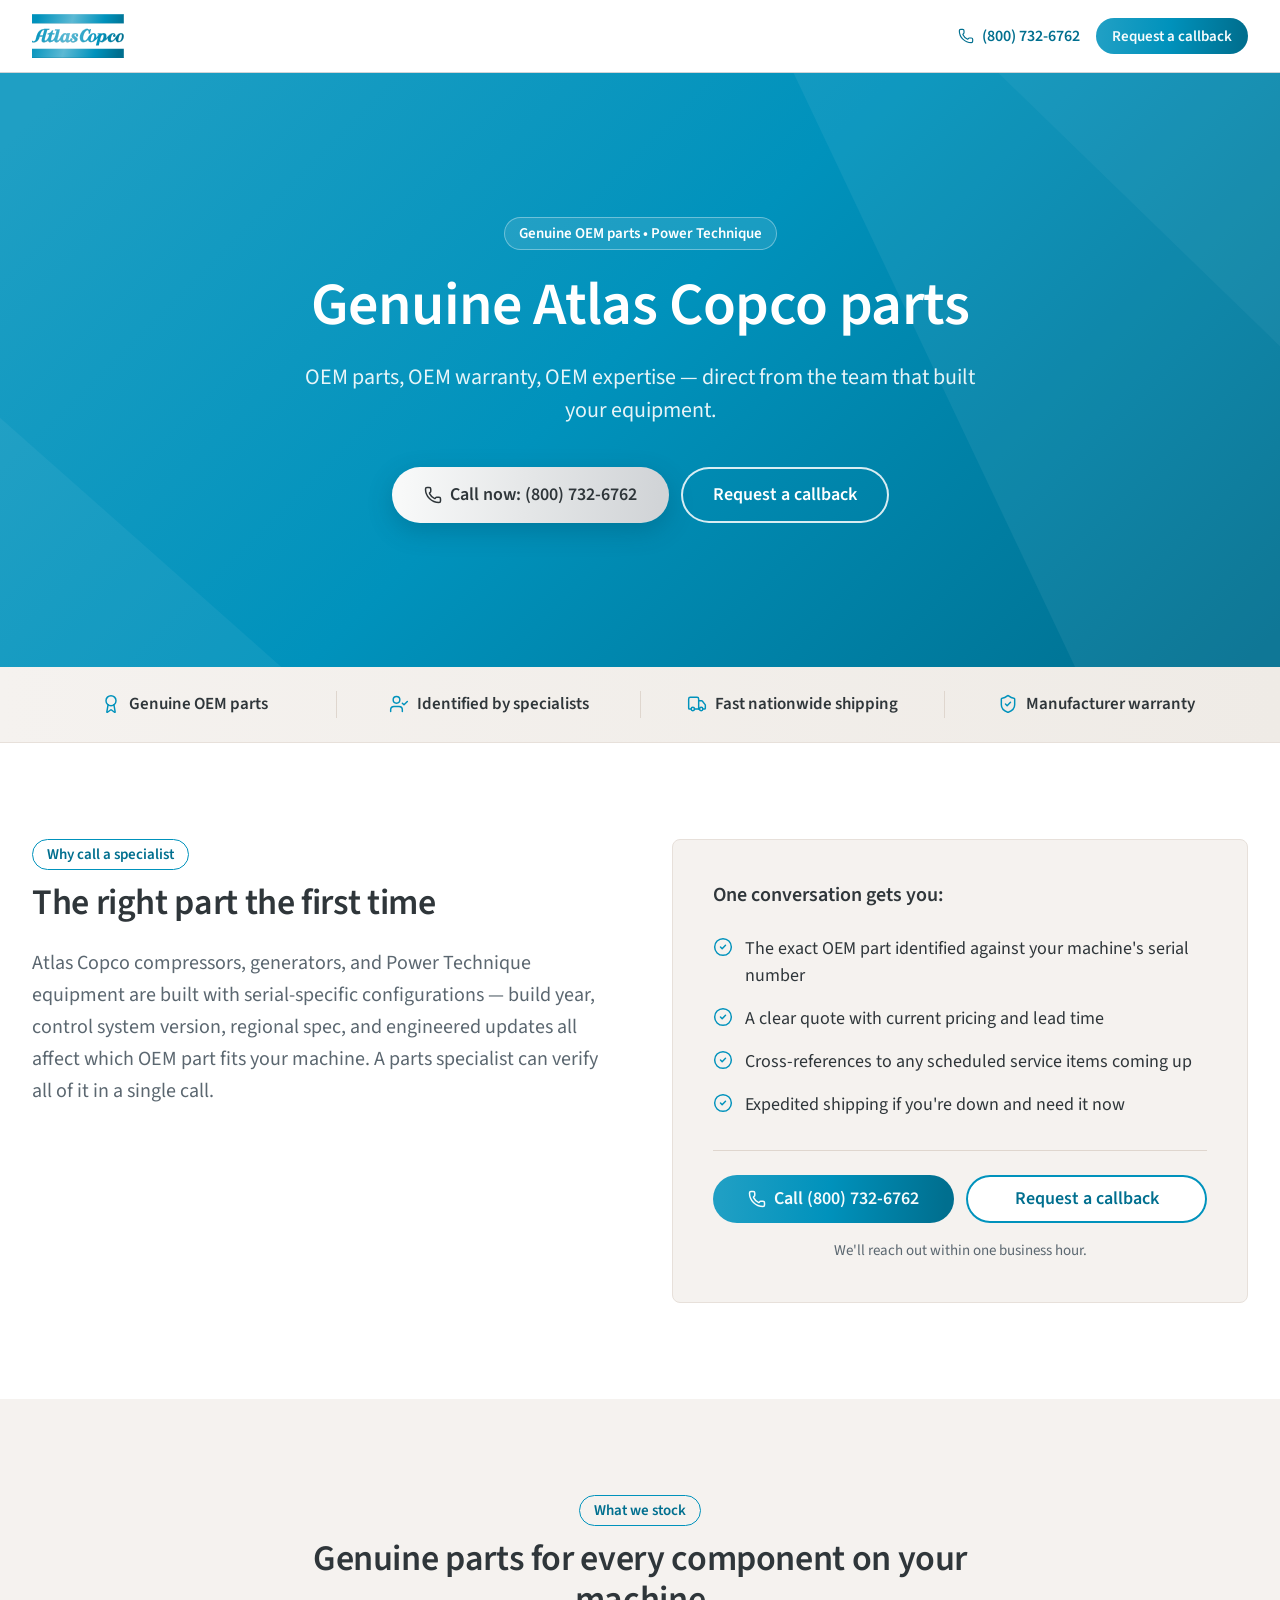
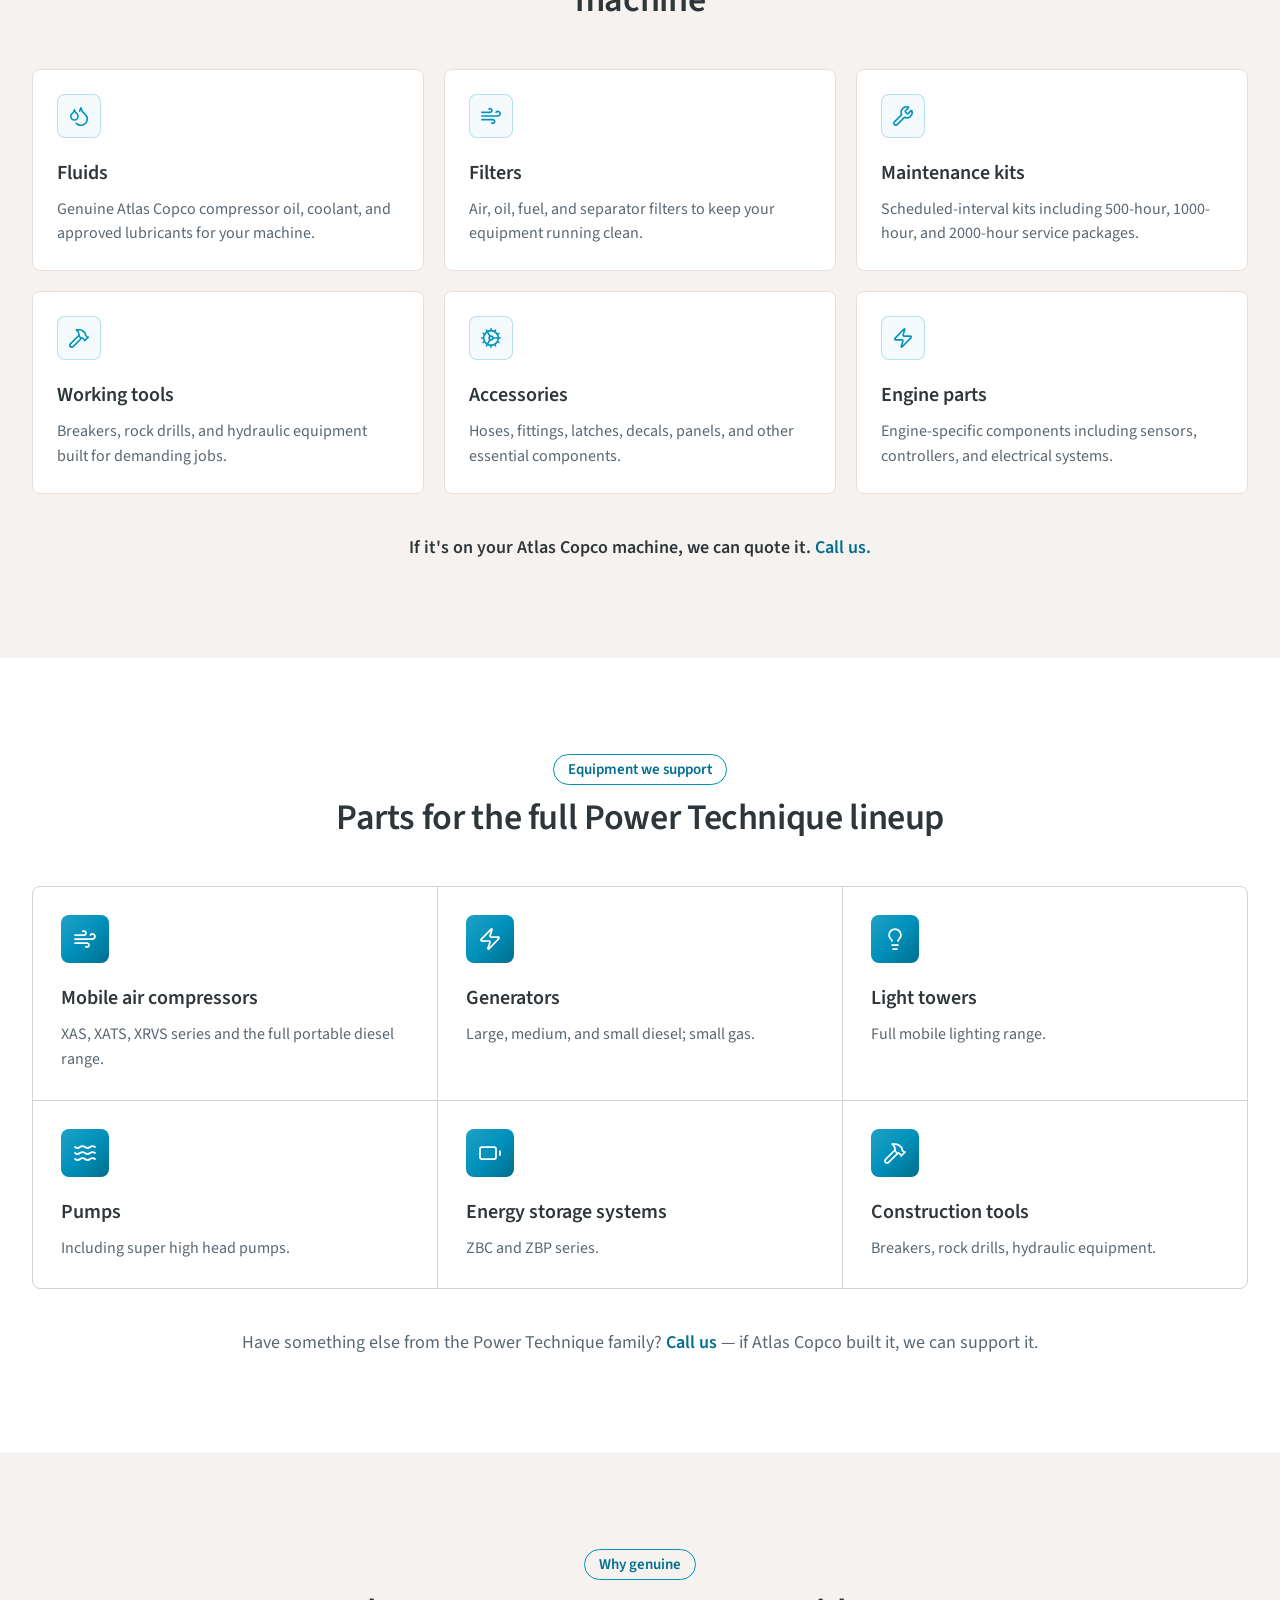
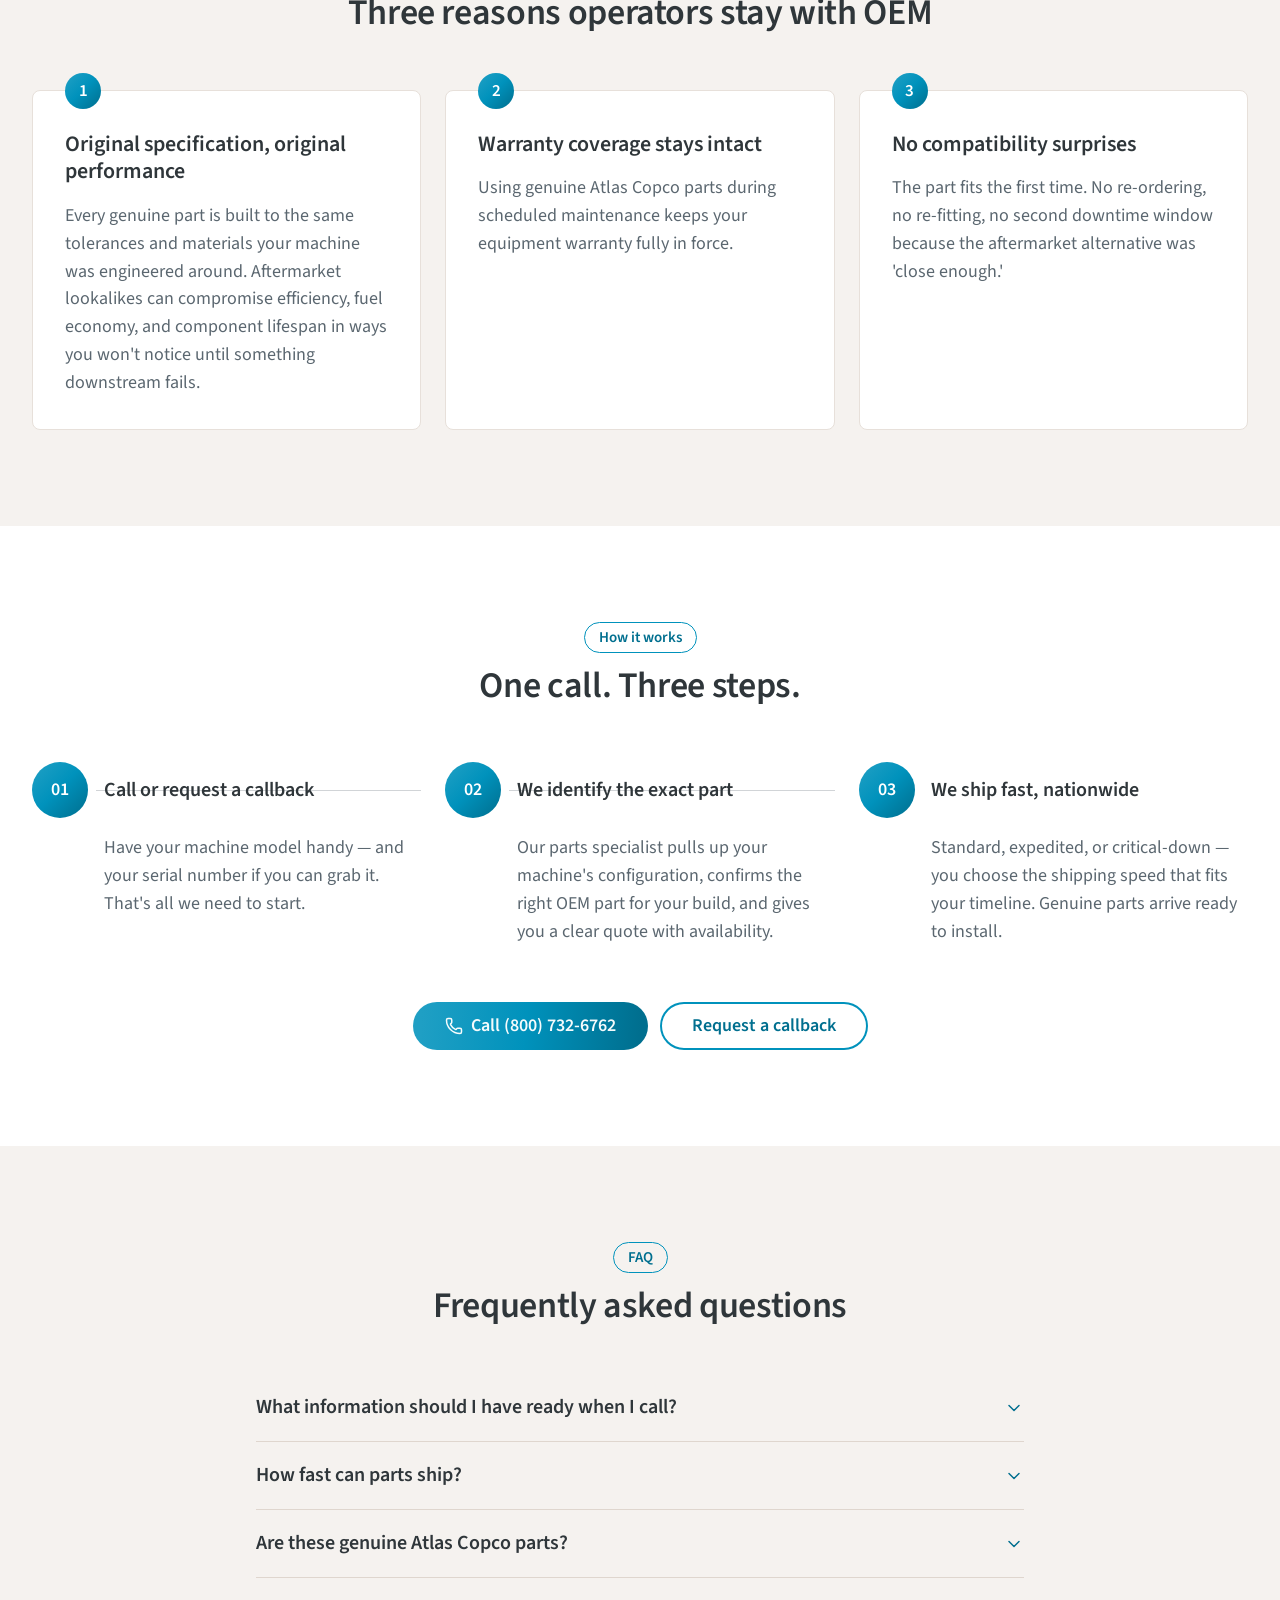
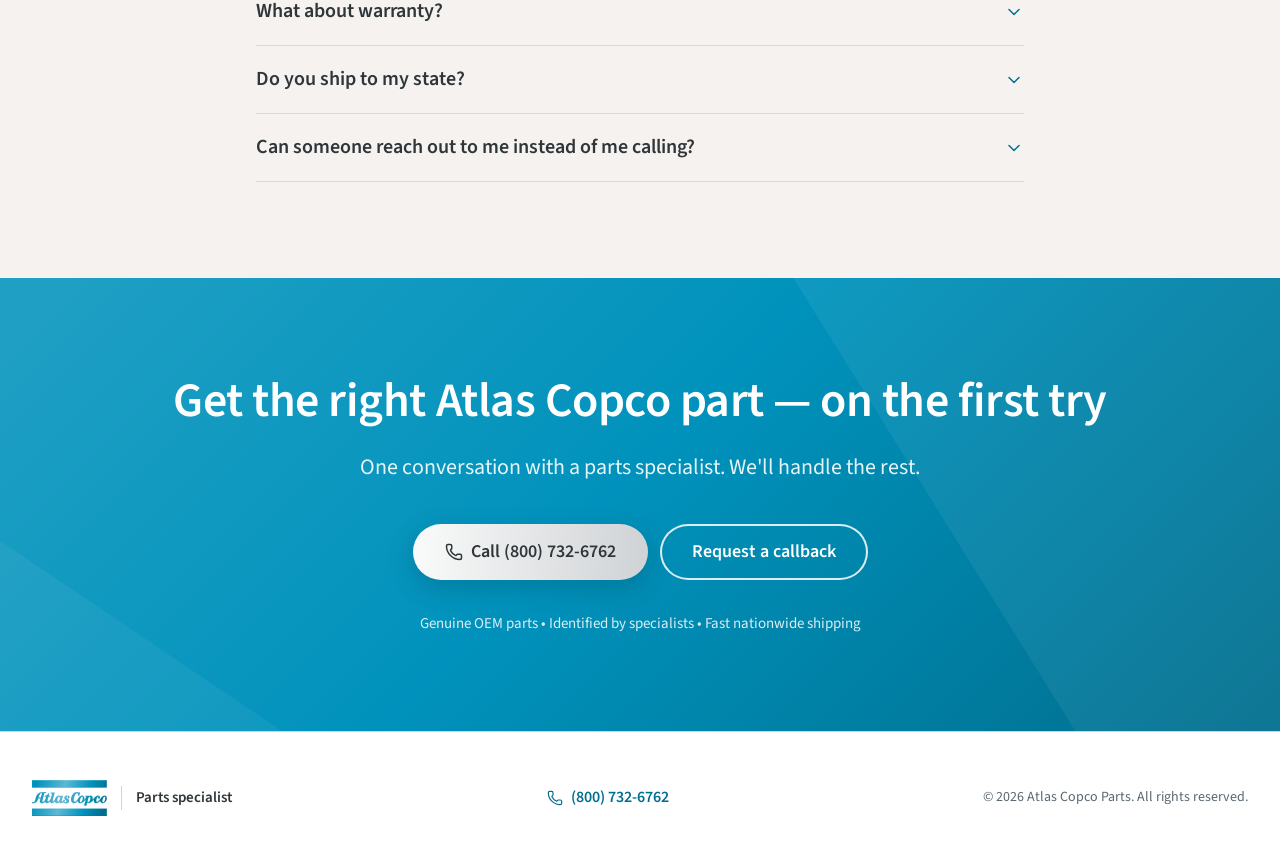
<file: atlas-copco-parts/index.html>
<!DOCTYPE html>
<html lang="en">
<head>
<meta charset="utf-8">
<meta name="viewport" content="width=device-width, initial-scale=1">
<title>Atlas Copco Parts Specialist — Genuine OEM Power Technique Parts</title>
<meta name="description" content="Talk to an Atlas Copco parts specialist. Genuine OEM parts for compressors, generators, light towers, and pumps — identified against your serial number and shipped fast nationwide.">
<meta property="og:title" content="Atlas Copco Parts Specialist — Genuine OEM Power Technique Parts">
<meta property="og:description" content="One call. We identify the exact OEM part for your machine and ship it fast.">
<meta property="og:type" content="website">
<meta name="twitter:card" content="summary">
<meta name="twitter:title" content="Atlas Copco Parts Specialist — Genuine OEM Power Technique Parts">
<meta name="twitter:description" content="Atlas Parts Connect helps fleet managers find genuine Atlas Copco Power Technique OEM parts.">
<meta name="theme-color" content="#0092BC">
<link rel="preload" as="image" href="logo.svg">
<link rel="preconnect" href="https://fonts.googleapis.com">
<link rel="preconnect" href="https://fonts.gstatic.com" crossorigin>
<link rel="stylesheet" href="https://fonts.googleapis.com/css2?family=Source+Sans+3:ital,wght@0,400;0,600;0,700;1,400&display=swap">

<!-- Google Ads (unchanged from the original page) -->
<script async src="https://www.googletagmanager.com/gtag/js?id=AW-18203060759"></script>
<script>
  window.dataLayer = window.dataLayer || [];
  function gtag(){dataLayer.push(arguments);}
  gtag('js', new Date());
  gtag('config', 'AW-18203060759');

  function gtag_report_conversion(url) {
    var callback = function () {
      if (typeof(url) != 'undefined') {
        window.location = url;
      }
    };
    gtag('event', 'conversion', {
      'send_to': 'AW-18203060759/TnEaCO3LhLccEJfU8udD',
      'value': 1.0,
      'currency': 'USD',
      'event_callback': callback
    });
    return false;
  }
</script>

<style>
/* ------------------------------------------------------------------
   Atlas Copco brand tokens
   Source: Atlas Copco Brand Identity Manual (visual identity → colors,
   typeface, gradients) and the atlascopco.com design system.
   ------------------------------------------------------------------ */
:root {
  /* Primary: Atlas Copco blue, tints and shade */
  --ac-blue: #0092BC;          /* Atlas Copco blue — attention / statement */
  --ac-blue-11: #006F8F;       /* Blue 11 — text and links on white/beige */
  --ac-blue-07: #3DACCC;
  --ac-blue-05: #7AC6DC;
  --ac-blue-03: #B8E0EC;
  --ac-blue-01: #F5FBFC;

  /* Primary: gray */
  --ac-gray-11: #2F363A;       /* headings */
  --ac-gray-09: #5B6770;       /* body text on digital */
  --ac-gray-07: #828B92;
  --ac-gray-05: #AAB0B5;
  --ac-gray-03: #D1D4D7;
  --ac-gray-01: #F8F9F9;

  /* Primary: beige (backgrounds) */
  --ac-beige-01: #F5F2EF;
  --ac-beige-03: #EFEBE6;
  --ac-beige-05: #E7E0DA;
  --ac-beige-07: #DFD6CE;

  /* Accent (use sparingly) */
  --ac-yellow: #FFCD00;

  /* Gradients — 4% / 48% / 96–98% stops, per the brand manual */
  --ac-grad-blue: linear-gradient(94deg, #1F9FC4 4%, #0092BC 48%, #006F8F 96%);
  --ac-grad-blue-area: linear-gradient(135deg, #1F9FC4 4%, #0092BC 48%, #006F8F 98%);
  --ac-grad-light: linear-gradient(94deg, #F8F9F9 4%, #E5E7E8 48%, #D1D4D7 96%);
  --ac-grad-beige: linear-gradient(90deg, #F5F2EF 0%, #EFEBE6 100%);

  /* Functional */
  --error: #B42318;
  --success: #1E7F4F;

  --font: "Source Sans Pro", "Source Sans 3", Arial, Helvetica, sans-serif;
  --radius-card: 8px;
  --radius-pill: 100px;
  --container: 1280px;
}

*, *::before, *::after { box-sizing: border-box; }
html { -webkit-text-size-adjust: 100%; scroll-behavior: smooth; }
body {
  margin: 0;
  font-family: var(--font);
  font-size: 18px;
  line-height: 1.55;
  color: var(--ac-gray-09);
  background: #FFFFFF;
  -webkit-font-smoothing: antialiased;
}
h1, h2, h3 { margin: 0; color: var(--ac-gray-11); font-weight: 600; }
p { margin: 0; }
a { color: var(--ac-blue-11); }
img { display: block; max-width: 100%; }
svg.i { width: 20px; height: 20px; flex-shrink: 0; fill: none; stroke: currentColor; stroke-width: 1.75; stroke-linecap: round; stroke-linejoin: round; }
.sr-only { position: absolute; width: 1px; height: 1px; padding: 0; margin: -1px; overflow: hidden; clip: rect(0,0,0,0); white-space: nowrap; border: 0; }

:focus-visible { outline: 3px solid var(--ac-blue-11); outline-offset: 2px; }
.on-blue :focus-visible { outline-color: #FFFFFF; }

.container { width: 100%; max-width: var(--container); margin: 0 auto; padding: 0 16px; }
@media (min-width: 640px) { .container { padding: 0 24px; } }
@media (min-width: 1024px) { .container { padding: 0 32px; } }

.section { padding: 80px 0; }
@media (min-width: 640px) { .section { padding: 96px 0; } }
.bg-beige { background: var(--ac-beige-01); }

/* ---------- Buttons (atlascopco.com pill style) ---------- */
.btn {
  display: inline-flex; align-items: center; justify-content: center; gap: 8px;
  height: 48px; padding: 0 32px;
  border: 0; border-radius: var(--radius-pill);
  font: 600 18px/1 var(--font); white-space: nowrap; text-decoration: none;
  cursor: pointer; transition: filter .15s ease, background-color .15s ease, color .15s ease, box-shadow .15s ease;
}
.btn svg.i { width: 18px; height: 18px; stroke-width: 2; }
.btn-sm { height: 36px; padding: 0 16px; font-size: 15px; }
.btn-lg { height: 56px; padding: 0 32px; }
.btn-block { width: 100%; }
.btn-primary { background: var(--ac-grad-blue); color: var(--ac-blue-01); }
.btn-primary:hover { filter: brightness(.92); }
.btn-light { background: var(--ac-grad-light); color: var(--ac-gray-11); box-shadow: 0 8px 24px rgba(0, 61, 79, .25); }
.btn-light:hover { filter: brightness(.96); }
.btn-outline { background: #FFFFFF; color: var(--ac-blue-11); box-shadow: inset 0 0 0 2px var(--ac-blue); }
.btn-outline:hover { background: var(--ac-blue-01); }
.btn-outline-light { background: transparent; color: #FFFFFF; box-shadow: inset 0 0 0 2px rgba(255,255,255,.85); }
.btn-outline-light:hover { background: rgba(255,255,255,.1); }
.btn[disabled] { opacity: .6; cursor: not-allowed; }

.btn-row { display: flex; flex-direction: column; align-items: center; justify-content: center; gap: 12px; }
.btn-row > * { width: 100%; }
@media (min-width: 640px) { .btn-row { flex-direction: row; } .btn-row > * { width: auto; } }

/* ---------- Eyebrow labels ---------- */
.eyebrow {
  display: inline-flex; align-items: center;
  padding: 4px 14px; border-radius: var(--radius-pill);
  border: 1px solid var(--ac-blue); color: var(--ac-blue-11);
  font-size: 15px; font-weight: 600; line-height: 1.4;
}
.section-head { max-width: 672px; margin: 0 auto; text-align: center; }
.h2 { margin-top: 12px; font-size: 30px; line-height: 1.15; letter-spacing: -.01em; }
@media (min-width: 640px) { .h2 { font-size: 36px; } }

/* ---------- Header ---------- */
.site-header {
  position: sticky; top: 0; z-index: 40;
  background: rgba(255,255,255,.95);
  border-bottom: 1px solid var(--ac-gray-03);
}
@supports (backdrop-filter: blur(8px)) { .site-header { background: rgba(255,255,255,.85); backdrop-filter: blur(8px); } }
.site-header .container { display: flex; align-items: center; justify-content: space-between; height: 72px; }
.logo { height: 44px; width: auto; }
.header-actions { display: flex; align-items: center; gap: 8px; }
.header-phone { display: none; align-items: center; gap: 8px; font-size: 16px; font-weight: 600; color: var(--ac-blue-11); text-decoration: none; }
.header-phone:hover { text-decoration: underline; text-underline-offset: 4px; }
.header-phone svg.i { width: 16px; height: 16px; }
.only-desktop { display: none; }
@media (min-width: 640px) {
  .header-actions { gap: 16px; }
  .header-phone { display: inline-flex; }
  .only-desktop { display: inline-flex; }
  .only-mobile { display: none !important; }
}

/* ---------- Hero ---------- */
.hero { position: relative; overflow: hidden; background: var(--ac-grad-blue-area); color: #FFFFFF; }
.facet { position: absolute; pointer-events: none; background: #FFFFFF; }
.facet-1 { inset: 0; opacity: .06; clip-path: polygon(62% 0, 100% 0, 100% 100%, 84% 100%); }
.facet-2 { inset: 0; opacity: .05; clip-path: polygon(0 58%, 22% 100%, 0 100%); }
.facet-3 { inset: 0; opacity: .04; clip-path: polygon(78% 0, 100% 0, 100% 46%); }
.hero-inner { position: relative; padding: 40px 0; }
@media (min-width: 640px) { .hero-inner { padding: 112px 0; } }
@media (min-width: 1024px) { .hero-inner { padding: 144px 0; } }
.hero-copy { max-width: 768px; margin: 0 auto; text-align: center; }
.hero-tag {
  display: inline-flex; margin-bottom: 24px; padding: 4px 14px;
  border: 1px solid rgba(255,255,255,.35); border-radius: var(--radius-pill);
  background: rgba(255,255,255,.1); font-size: 15px; font-weight: 600;
}
.hero h1 { color: #FFFFFF; font-size: 36px; line-height: 1.05; letter-spacing: -.01em; }
@media (min-width: 640px) { .hero h1 { font-size: 48px; } }
@media (min-width: 1024px) { .hero h1 { font-size: 60px; } }
.hero-sub { max-width: 672px; margin: 24px auto 0; font-size: 20px; line-height: 1.5; color: rgba(255,255,255,.9); }
@media (min-width: 640px) { .hero-sub { font-size: 22px; } }
.hero .btn-row { margin-top: 40px; }

/* ---------- Trust bar ---------- */
.trust { background: var(--ac-grad-beige); border-bottom: 1px solid var(--ac-beige-05); }
.trust ul { list-style: none; margin: 0; padding: 24px 0; display: grid; grid-template-columns: repeat(2, 1fr); row-gap: 16px; }
.trust li { display: flex; align-items: center; justify-content: center; gap: 8px; padding: 0 16px; font-size: 15px; font-weight: 600; color: var(--ac-gray-11); text-align: center; }
.trust li svg.i { color: var(--ac-blue); }
@media (min-width: 640px) { .trust li { font-size: 17px; } }
@media (min-width: 768px) {
  .trust ul { grid-template-columns: repeat(4, 1fr); }
  .trust li + li { border-left: 1px solid var(--ac-beige-07); }
}

/* ---------- Why call a specialist ---------- */
.split { display: grid; gap: 48px; }
@media (min-width: 1024px) { .split { grid-template-columns: 1fr 1fr; gap: 64px; } }
.split-copy { text-align: center; }
@media (min-width: 1024px) { .split-copy { text-align: left; } }
.split-copy p { margin-top: 24px; font-size: 20px; line-height: 1.6; }
.offer-card { background: var(--ac-beige-01); border: 1px solid var(--ac-beige-05); border-radius: var(--radius-card); padding: 32px; }
@media (min-width: 640px) { .offer-card { padding: 40px; } }
.offer-card h3 { font-size: 20px; }
.checklist { list-style: none; margin: 24px 0 0; padding: 0; display: grid; gap: 16px; }
.checklist li { display: flex; gap: 12px; color: var(--ac-gray-11); line-height: 1.5; }
.checklist svg.i { color: var(--ac-blue); margin-top: 2px; }
.offer-actions { margin-top: 32px; padding-top: 24px; border-top: 1px solid var(--ac-beige-07); display: flex; flex-direction: column; gap: 12px; }
.offer-actions .btn { flex: 1; padding: 0 20px; }
@media (min-width: 640px) { .offer-actions { flex-direction: row; } }
.offer-note { margin-top: 16px; text-align: center; font-size: 15px; }

/* ---------- Cards grid (what we stock) ---------- */
.grid-3 { display: grid; gap: 20px; margin-top: 48px; }
@media (min-width: 640px) { .grid-3 { grid-template-columns: repeat(2, 1fr); } }
@media (min-width: 1024px) { .grid-3 { grid-template-columns: repeat(3, 1fr); } }
.card { background: #FFFFFF; border: 1px solid var(--ac-beige-05); border-radius: var(--radius-card); padding: 24px; transition: border-color .15s ease, box-shadow .15s ease; }
.card:hover { border-color: var(--ac-blue-05); box-shadow: 0 6px 20px rgba(47,54,58,.06); }
.card h3 { margin-top: 20px; font-size: 20px; }
.card p { margin-top: 8px; font-size: 16px; line-height: 1.55; }
.icon-tile { display: flex; align-items: center; justify-content: center; width: 44px; height: 44px; border-radius: var(--radius-card); background: var(--ac-blue-01); box-shadow: inset 0 0 0 1px var(--ac-blue-03); color: var(--ac-blue); }
.icon-tile svg.i { width: 22px; height: 22px; }
.section-foot { margin-top: 40px; text-align: center; font-size: 18px; }
.section-foot.strong { font-weight: 600; color: var(--ac-gray-11); }
.section-foot a { font-weight: 600; text-decoration: none; }
.section-foot a:hover { text-decoration: underline; text-underline-offset: 4px; }

/* ---------- Equipment lineup ---------- */
.lineup { display: grid; gap: 1px; margin-top: 48px; background: var(--ac-gray-03); border: 1px solid var(--ac-gray-03); border-radius: var(--radius-card); overflow: hidden; }
@media (min-width: 640px) { .lineup { grid-template-columns: repeat(2, 1fr); } }
@media (min-width: 1024px) { .lineup { grid-template-columns: repeat(3, 1fr); } }
.lineup > div { background: #FFFFFF; padding: 28px; }
.lineup h3 { margin-top: 20px; font-size: 20px; }
.lineup p { margin-top: 8px; font-size: 16px; }
.icon-solid { display: flex; align-items: center; justify-content: center; width: 48px; height: 48px; border-radius: var(--radius-card); background: var(--ac-grad-blue-area); color: #FFFFFF; }
.icon-solid svg.i { width: 24px; height: 24px; }

/* ---------- Why genuine ---------- */
.reasons { display: grid; gap: 32px 24px; margin-top: 56px; }
@media (min-width: 1024px) { .reasons { grid-template-columns: repeat(3, 1fr); } }
.reason { position: relative; background: #FFFFFF; border: 1px solid var(--ac-beige-05); border-radius: var(--radius-card); padding: 32px; }
.reason h3 { margin-top: 8px; font-size: 22px; line-height: 1.25; }
.reason p { margin-top: 16px; }
.num-badge { position: absolute; top: -18px; left: 32px; display: flex; align-items: center; justify-content: center; width: 36px; height: 36px; border-radius: 50%; background: var(--ac-grad-blue-area); color: #FFFFFF; font-weight: 600; font-size: 17px; }

/* ---------- How it works ---------- */
.steps { display: grid; gap: 32px; margin-top: 56px; }
@media (min-width: 1024px) { .steps { grid-template-columns: repeat(3, 1fr); gap: 24px; } }
.step { position: relative; }
.step-head { position: relative; display: flex; align-items: center; gap: 16px; }
.step-num { display: flex; align-items: center; justify-content: center; flex-shrink: 0; width: 56px; height: 56px; border-radius: 50%; background: var(--ac-grad-blue-area); color: #FFFFFF; font-weight: 600; font-size: 18px; }
.step h3 { font-size: 20px; }
.step p { margin-top: 16px; padding-left: 72px; }
.step-line { display: none; }
@media (min-width: 1024px) { .step-line { display: block; position: absolute; left: 64px; right: 0; top: 28px; height: 1px; background: var(--ac-gray-03); } }
.steps + .btn-row { margin-top: 56px; }

/* ---------- FAQ ---------- */
.faq { max-width: 768px; margin: 48px auto 0; }
.faq details { border-bottom: 1px solid var(--ac-beige-07); }
.faq summary {
  display: flex; align-items: center; justify-content: space-between; gap: 16px;
  padding: 18px 0; cursor: pointer; list-style: none;
  font-size: 18px; font-weight: 600; color: var(--ac-gray-11);
}
@media (min-width: 640px) { .faq summary { font-size: 20px; } }
.faq summary::-webkit-details-marker { display: none; }
.faq summary svg.i { color: var(--ac-blue-11); transition: transform .2s ease; }
.faq details[open] summary svg.i { transform: rotate(180deg); }
.faq summary:hover { color: var(--ac-blue-11); }
.faq .answer { padding: 0 0 20px; line-height: 1.6; }

/* ---------- Final CTA ---------- */
.final { position: relative; overflow: hidden; background: var(--ac-grad-blue-area); color: #FFFFFF; text-align: center; }
.final .inner { position: relative; max-width: 1024px; margin: 0 auto; padding: 80px 16px; }
@media (min-width: 640px) { .final .inner { padding: 96px 24px; } }
.final h2 { color: #FFFFFF; font-size: 30px; line-height: 1.15; letter-spacing: -.01em; }
@media (min-width: 640px) { .final h2 { font-size: 36px; } }
@media (min-width: 1024px) { .final h2 { font-size: 48px; } }
.final .lead { max-width: 672px; margin: 20px auto 0; font-size: 20px; color: rgba(255,255,255,.9); }
@media (min-width: 640px) { .final .lead { font-size: 22px; } }
.final .btn-row { margin-top: 40px; }
.final .fineprint { margin-top: 32px; font-size: 15px; color: rgba(255,255,255,.85); }

/* ---------- Footer ---------- */
.site-footer { border-top: 1px solid var(--ac-gray-03); padding: 48px 0 112px; }
@media (min-width: 640px) { .site-footer { padding-bottom: 48px; } }
.site-footer .container { display: flex; flex-direction: column; align-items: center; justify-content: space-between; gap: 24px; }
@media (min-width: 768px) { .site-footer .container { flex-direction: row; } }
.footer-brand { display: flex; align-items: center; gap: 14px; }
.footer-brand img { height: 36px; width: auto; }
.footer-brand span { padding-left: 14px; border-left: 1px solid var(--ac-gray-03); font-size: 15px; font-weight: 600; color: var(--ac-gray-11); }
.footer-phone { display: inline-flex; align-items: center; gap: 8px; font-size: 16px; font-weight: 600; text-decoration: none; }
.footer-phone svg.i { width: 16px; height: 16px; }
.copyright { font-size: 14px; }

/* ---------- Mobile sticky call bar ---------- */
.call-bar { position: fixed; left: 0; right: 0; bottom: 0; z-index: 50; padding: 12px; background: rgba(255,255,255,.95); border-top: 1px solid var(--ac-gray-03); }
@supports (backdrop-filter: blur(8px)) { .call-bar { background: rgba(255,255,255,.85); backdrop-filter: blur(8px); } }
@media (min-width: 640px) { .call-bar { display: none; } }

/* ---------- Callback dialog ---------- */
dialog.callback {
  width: calc(100% - 32px); max-width: 560px; max-height: 95vh; overflow-y: auto;
  padding: 28px 24px 24px; border: 0; border-radius: 12px;
  color: var(--ac-gray-09); background: #FFFFFF;
  box-shadow: 0 24px 64px rgba(25,29,31,.3);
}
@media (min-width: 640px) { dialog.callback { padding: 32px; } }
dialog.callback::backdrop { background: rgba(47,54,58,.72); }
.dlg-close { position: absolute; top: 14px; right: 14px; display: flex; align-items: center; justify-content: center; width: 36px; height: 36px; border: 0; border-radius: 50%; background: transparent; color: var(--ac-gray-09); cursor: pointer; }
.dlg-close:hover { background: var(--ac-gray-01); color: var(--ac-gray-11); }
.dlg-title { font-size: 26px; line-height: 1.2; padding-right: 32px; }
.dlg-desc { margin-top: 6px; font-size: 16px; }
.cb-form { margin-top: 20px; display: grid; gap: 16px; }
.cb-grid { display: grid; gap: 16px; }
@media (min-width: 640px) { .cb-grid { grid-template-columns: 1fr 1fr; } }
.field { display: grid; gap: 6px; align-content: start; }
.field label { font-size: 15px; font-weight: 600; color: var(--ac-gray-11); }
.field label .opt { font-weight: 400; font-size: 13px; color: var(--ac-gray-09); }
.field input, .field textarea {
  width: 100%; padding: 10px 12px;
  font: 400 16px/1.4 var(--font); color: var(--ac-gray-11);
  background: #FFFFFF; border: 1px solid var(--ac-gray-07); border-radius: 6px;
  transition: border-color .15s ease, box-shadow .15s ease;
}
.field input { height: 44px; }
.field textarea { min-height: 84px; resize: vertical; }
.field input::placeholder, .field textarea::placeholder { color: var(--ac-gray-07); }
.field input:focus, .field textarea:focus { outline: none; border-color: var(--ac-blue); box-shadow: 0 0 0 3px var(--ac-blue-03); }
.field.invalid input, .field.invalid textarea { border-color: var(--error); }
.field .err { font-size: 13px; color: var(--error); }
.field .err:empty { display: none; }
.form-error { padding: 10px 12px; border-radius: 6px; background: #FDECEA; color: var(--error); font-size: 15px; }
.form-error:empty { display: none; }
.cb-success { padding: 24px 0 8px; text-align: center; }
.cb-success .ok { display: inline-flex; padding: 12px; border-radius: 50%; background: rgba(30,127,79,.1); color: var(--success); }
.cb-success .ok svg.i { width: 40px; height: 40px; }
.cb-success h2 { margin-top: 16px; font-size: 26px; }
.cb-success p { margin-top: 8px; font-size: 18px; }
.cb-success .btn { margin-top: 24px; }
[hidden] { display: none !important; }

@media (prefers-reduced-motion: reduce) {
  html { scroll-behavior: auto; }
  *, *::before, *::after { transition: none !important; }
}
</style>
</head>
<body>

<!-- Icon sprite: line icons, consistent stroke, rounded corners (per brand icon rules) -->
<svg width="0" height="0" style="position:absolute" aria-hidden="true">
  <symbol id="i-phone" viewBox="0 0 24 24"><path d="M13.832 16.568a1 1 0 0 0 1.213-.303l.355-.465A2 2 0 0 1 17 15h3a2 2 0 0 1 2 2v3a2 2 0 0 1-2 2A18 18 0 0 1 2 4a2 2 0 0 1 2-2h3a2 2 0 0 1 2 2v3a2 2 0 0 1-.8 1.6l-.468.351a1 1 0 0 0-.292 1.233 14 14 0 0 0 6.392 6.384"/></symbol>
  <symbol id="i-award" viewBox="0 0 24 24"><path d="m15.477 12.89 1.515 8.526a.5.5 0 0 1-.81.47l-3.58-2.687a1 1 0 0 0-1.197 0l-3.586 2.686a.5.5 0 0 1-.81-.469l1.514-8.526"/><circle cx="12" cy="8" r="6"/></symbol>
  <symbol id="i-user-check" viewBox="0 0 24 24"><path d="m16 11 2 2 4-4"/><path d="M16 21v-2a4 4 0 0 0-4-4H6a4 4 0 0 0-4 4v2"/><circle cx="9" cy="7" r="4"/></symbol>
  <symbol id="i-truck" viewBox="0 0 24 24"><path d="M14 18V6a2 2 0 0 0-2-2H4a2 2 0 0 0-2 2v11a1 1 0 0 0 1 1h2"/><path d="M15 18H9"/><path d="M19 18h2a1 1 0 0 0 1-1v-3.65a1 1 0 0 0-.22-.624l-3.48-4.35A1 1 0 0 0 17.52 8H14"/><circle cx="17" cy="18" r="2"/><circle cx="7" cy="18" r="2"/></symbol>
  <symbol id="i-shield-check" viewBox="0 0 24 24"><path d="M20 13c0 5-3.5 7.5-7.66 8.95a1 1 0 0 1-.67-.01C7.5 20.5 4 18 4 13V6a1 1 0 0 1 1-1c2 0 4.5-1.2 6.24-2.72a1.17 1.17 0 0 1 1.52 0C14.51 3.81 17 5 19 5a1 1 0 0 1 1 1z"/><path d="m9 12 2 2 4-4"/></symbol>
  <symbol id="i-circle-check" viewBox="0 0 24 24"><circle cx="12" cy="12" r="10"/><path d="m9 12 2 2 4-4"/></symbol>
  <symbol id="i-droplets" viewBox="0 0 24 24"><path d="M7 16.3c2.2 0 4-1.83 4-4.05 0-1.16-.57-2.26-1.71-3.19S7.29 6.75 7 5.3c-.29 1.45-1.14 2.84-2.29 3.76S3 11.1 3 12.25c0 2.22 1.8 4.05 4 4.05z"/><path d="M12.56 6.6A10.97 10.97 0 0 0 14 3.02c.5 2.5 2 4.9 4 6.5s3 3.5 3 5.5a6.98 6.98 0 0 1-11.91 4.97"/></symbol>
  <symbol id="i-wind" viewBox="0 0 24 24"><path d="M12.8 19.6A2 2 0 1 0 14 16H2"/><path d="M17.5 8a2.5 2.5 0 1 1 2 4H2"/><path d="M9.8 4.4A2 2 0 1 1 11 8H2"/></symbol>
  <symbol id="i-wrench" viewBox="0 0 24 24"><path d="M14.7 6.3a1 1 0 0 0 0 1.4l1.6 1.6a1 1 0 0 0 1.4 0l3.106-3.105c.32-.322.863-.22.983.218a6 6 0 0 1-8.259 7.057l-7.91 7.91a1 1 0 0 1-2.999-3l7.91-7.91a6 6 0 0 1 7.057-8.259c.438.12.54.662.219.984z"/></symbol>
  <symbol id="i-hammer" viewBox="0 0 24 24"><path d="m15 12-9.373 9.373a1 1 0 0 1-3.001-3L12 9"/><path d="m18 15 4-4"/><path d="m21.5 11.5-1.914-1.914A2 2 0 0 1 19 8.172v-.344a2 2 0 0 0-.586-1.414l-1.657-1.657A6 6 0 0 0 12.516 3H9l1.243 1.243A6 6 0 0 1 12 8.485V10l2 2h1.172a2 2 0 0 1 1.414.586L18.5 14.5"/></symbol>
  <symbol id="i-cog" viewBox="0 0 24 24"><path d="M11 10.27 7 3.34"/><path d="m11 13.73-4 6.93"/><path d="M12 22v-2"/><path d="M12 2v2"/><path d="M14 12h8"/><path d="m17 20.66-1-1.73"/><path d="m17 3.34-1 1.73"/><path d="M2 12h2"/><path d="m20.66 17-1.73-1"/><path d="m20.66 7-1.73 1"/><path d="m3.34 17 1.73-1"/><path d="m3.34 7 1.73 1"/><circle cx="12" cy="12" r="2"/><circle cx="12" cy="12" r="8"/></symbol>
  <symbol id="i-zap" viewBox="0 0 24 24"><path d="M4 14a1 1 0 0 1-.78-1.63l9.9-10.2a.5.5 0 0 1 .86.46l-1.92 6.02A1 1 0 0 0 13 10h7a1 1 0 0 1 .78 1.63l-9.9 10.2a.5.5 0 0 1-.86-.46l1.92-6.02A1 1 0 0 0 11 14z"/></symbol>
  <symbol id="i-lightbulb" viewBox="0 0 24 24"><path d="M15 14c.2-1 .7-1.7 1.5-2.5 1-.9 1.5-2.2 1.5-3.5A6 6 0 0 0 6 8c0 1 .2 2.2 1.5 3.5.7.7 1.3 1.5 1.5 2.5"/><path d="M9 18h6"/><path d="M10 22h4"/></symbol>
  <symbol id="i-waves" viewBox="0 0 24 24"><path d="M2 6c.6.5 1.2 1 2.5 1C7 7 7 5 9.5 5c2.6 0 2.4 2 5 2 2.5 0 2.5-2 5-2 1.3 0 1.9.5 2.5 1"/><path d="M2 12c.6.5 1.2 1 2.5 1 2.5 0 2.5-2 5-2 2.6 0 2.4 2 5 2 2.5 0 2.5-2 5-2 1.3 0 1.9.5 2.5 1"/><path d="M2 18c.6.5 1.2 1 2.5 1 2.5 0 2.5-2 5-2 2.6 0 2.4 2 5 2 2.5 0 2.5-2 5-2 1.3 0 1.9.5 2.5 1"/></symbol>
  <symbol id="i-battery" viewBox="0 0 24 24"><path d="M22 14v-4"/><rect x="2" y="6" width="16" height="12" rx="2"/></symbol>
  <symbol id="i-chevron-down" viewBox="0 0 24 24"><path d="m6 9 6 6 6-6"/></symbol>
  <symbol id="i-x" viewBox="0 0 24 24"><path d="M18 6 6 18"/><path d="m6 6 12 12"/></symbol>
</svg>

<header class="site-header">
  <div class="container">
    <img src="logo.svg" alt="Atlas Copco" class="logo" width="92" height="44">
    <div class="header-actions">
      <a href="tel:+18007326762" class="header-phone"><svg class="i"><use href="#i-phone"/></svg>(800) 732-6762</a>
      <button type="button" class="btn btn-primary btn-sm only-desktop" data-callback>Request a callback</button>
      <a href="tel:+18007326762" class="btn btn-primary btn-sm only-mobile"><svg class="i"><use href="#i-phone"/></svg>Call</a>
    </div>
  </div>
</header>

<main>
  <!-- Hero -->
  <section class="hero on-blue">
    <div class="facet facet-1" aria-hidden="true"></div>
    <div class="facet facet-2" aria-hidden="true"></div>
    <div class="facet facet-3" aria-hidden="true"></div>
    <div class="container hero-inner">
      <div class="hero-copy">
        <div class="hero-tag">Genuine OEM parts • Power Technique</div>
        <h1>Genuine Atlas Copco parts</h1>
        <p class="hero-sub">OEM parts, OEM warranty, OEM expertise — direct from the team that built your equipment.</p>
        <div class="btn-row">
          <a href="tel:+18007326762" class="btn btn-light btn-lg"><svg class="i"><use href="#i-phone"/></svg>Call now: (800) 732-6762</a>
          <button type="button" class="btn btn-outline-light btn-lg" data-callback>Request a callback</button>
        </div>
      </div>
    </div>
  </section>

  <!-- Trust bar -->
  <section class="trust" aria-label="Why buy here">
    <div class="container">
      <ul>
        <li><svg class="i"><use href="#i-award"/></svg><span>Genuine OEM parts</span></li>
        <li><svg class="i"><use href="#i-user-check"/></svg><span>Identified by specialists</span></li>
        <li><svg class="i"><use href="#i-truck"/></svg><span>Fast nationwide shipping</span></li>
        <li><svg class="i"><use href="#i-shield-check"/></svg><span>Manufacturer warranty</span></li>
      </ul>
    </div>
  </section>

  <!-- Why call a specialist -->
  <section class="section">
    <div class="container split">
      <div class="split-copy">
        <span class="eyebrow">Why call a specialist</span>
        <h2 class="h2">The right part the first time</h2>
        <p>Atlas Copco compressors, generators, and Power Technique equipment are built with serial-specific configurations — build year, control system version, regional spec, and engineered updates all affect which OEM part fits your machine. A parts specialist can verify all of it in a single call.</p>
      </div>
      <div class="offer-card">
        <h3>One conversation gets you:</h3>
        <ul class="checklist">
          <li><svg class="i"><use href="#i-circle-check"/></svg><span>The exact OEM part identified against your machine's serial number</span></li>
          <li><svg class="i"><use href="#i-circle-check"/></svg><span>A clear quote with current pricing and lead time</span></li>
          <li><svg class="i"><use href="#i-circle-check"/></svg><span>Cross-references to any scheduled service items coming up</span></li>
          <li><svg class="i"><use href="#i-circle-check"/></svg><span>Expedited shipping if you're down and need it now</span></li>
        </ul>
        <div class="offer-actions">
          <a href="tel:+18007326762" class="btn btn-primary"><svg class="i"><use href="#i-phone"/></svg>Call (800) 732-6762</a>
          <button type="button" class="btn btn-outline" data-callback>Request a callback</button>
        </div>
        <p class="offer-note">We'll reach out within one business hour.</p>
      </div>
    </div>
  </section>

  <!-- What we stock -->
  <section class="section bg-beige">
    <div class="container">
      <div class="section-head">
        <span class="eyebrow">What we stock</span>
        <h2 class="h2">Genuine parts for every component on your machine</h2>
      </div>
      <div class="grid-3">
        <div class="card"><div class="icon-tile"><svg class="i"><use href="#i-droplets"/></svg></div><h3>Fluids</h3><p>Genuine Atlas Copco compressor oil, coolant, and approved lubricants for your machine.</p></div>
        <div class="card"><div class="icon-tile"><svg class="i"><use href="#i-wind"/></svg></div><h3>Filters</h3><p>Air, oil, fuel, and separator filters to keep your equipment running clean.</p></div>
        <div class="card"><div class="icon-tile"><svg class="i"><use href="#i-wrench"/></svg></div><h3>Maintenance kits</h3><p>Scheduled-interval kits including 500-hour, 1000-hour, and 2000-hour service packages.</p></div>
        <div class="card"><div class="icon-tile"><svg class="i"><use href="#i-hammer"/></svg></div><h3>Working tools</h3><p>Breakers, rock drills, and hydraulic equipment built for demanding jobs.</p></div>
        <div class="card"><div class="icon-tile"><svg class="i"><use href="#i-cog"/></svg></div><h3>Accessories</h3><p>Hoses, fittings, latches, decals, panels, and other essential components.</p></div>
        <div class="card"><div class="icon-tile"><svg class="i"><use href="#i-zap"/></svg></div><h3>Engine parts</h3><p>Engine-specific components including sensors, controllers, and electrical systems.</p></div>
      </div>
      <p class="section-foot strong">If it's on your Atlas Copco machine, we can quote it. <a href="tel:+18007326762">Call us.</a></p>
    </div>
  </section>

  <!-- Equipment we support -->
  <section class="section">
    <div class="container">
      <div class="section-head">
        <span class="eyebrow">Equipment we support</span>
        <h2 class="h2">Parts for the full Power Technique lineup</h2>
      </div>
      <div class="lineup">
        <div><div class="icon-solid"><svg class="i"><use href="#i-wind"/></svg></div><h3>Mobile air compressors</h3><p>XAS, XATS, XRVS series and the full portable diesel range.</p></div>
        <div><div class="icon-solid"><svg class="i"><use href="#i-zap"/></svg></div><h3>Generators</h3><p>Large, medium, and small diesel; small gas.</p></div>
        <div><div class="icon-solid"><svg class="i"><use href="#i-lightbulb"/></svg></div><h3>Light towers</h3><p>Full mobile lighting range.</p></div>
        <div><div class="icon-solid"><svg class="i"><use href="#i-waves"/></svg></div><h3>Pumps</h3><p>Including super high head pumps.</p></div>
        <div><div class="icon-solid"><svg class="i"><use href="#i-battery"/></svg></div><h3>Energy storage systems</h3><p>ZBC and ZBP series.</p></div>
        <div><div class="icon-solid"><svg class="i"><use href="#i-hammer"/></svg></div><h3>Construction tools</h3><p>Breakers, rock drills, hydraulic equipment.</p></div>
      </div>
      <p class="section-foot">Have something else from the Power Technique family? <a href="tel:+18007326762">Call us</a> — if Atlas Copco built it, we can support it.</p>
    </div>
  </section>

  <!-- Why genuine -->
  <section class="section bg-beige">
    <div class="container">
      <div class="section-head">
        <span class="eyebrow">Why genuine</span>
        <h2 class="h2">Three reasons operators stay with OEM</h2>
      </div>
      <div class="reasons">
        <div class="reason"><div class="num-badge">1</div><h3>Original specification, original performance</h3><p>Every genuine part is built to the same tolerances and materials your machine was engineered around. Aftermarket lookalikes can compromise efficiency, fuel economy, and component lifespan in ways you won't notice until something downstream fails.</p></div>
        <div class="reason"><div class="num-badge">2</div><h3>Warranty coverage stays intact</h3><p>Using genuine Atlas Copco parts during scheduled maintenance keeps your equipment warranty fully in force.</p></div>
        <div class="reason"><div class="num-badge">3</div><h3>No compatibility surprises</h3><p>The part fits the first time. No re-ordering, no re-fitting, no second downtime window because the aftermarket alternative was 'close enough.'</p></div>
      </div>
    </div>
  </section>

  <!-- How it works -->
  <section class="section">
    <div class="container">
      <div class="section-head">
        <span class="eyebrow">How it works</span>
        <h2 class="h2">One call. Three steps.</h2>
      </div>
      <div class="steps">
        <div class="step">
          <div class="step-line" aria-hidden="true"></div>
          <div class="step-head"><div class="step-num">01</div><h3>Call or request a callback</h3></div>
          <p>Have your machine model handy — and your serial number if you can grab it. That's all we need to start.</p>
        </div>
        <div class="step">
          <div class="step-line" aria-hidden="true"></div>
          <div class="step-head"><div class="step-num">02</div><h3>We identify the exact part</h3></div>
          <p>Our parts specialist pulls up your machine's configuration, confirms the right OEM part for your build, and gives you a clear quote with availability.</p>
        </div>
        <div class="step">
          <div class="step-head"><div class="step-num">03</div><h3>We ship fast, nationwide</h3></div>
          <p>Standard, expedited, or critical-down — you choose the shipping speed that fits your timeline. Genuine parts arrive ready to install.</p>
        </div>
      </div>
      <div class="btn-row">
        <a href="tel:+18007326762" class="btn btn-primary"><svg class="i"><use href="#i-phone"/></svg>Call (800) 732-6762</a>
        <button type="button" class="btn btn-outline" data-callback>Request a callback</button>
      </div>
    </div>
  </section>

  <!-- FAQ -->
  <section class="section bg-beige">
    <div class="container">
      <div class="section-head">
        <span class="eyebrow">FAQ</span>
        <h2 class="h2">Frequently asked questions</h2>
      </div>
      <div class="faq">
        <details name="faq"><summary>What information should I have ready when I call?<svg class="i"><use href="#i-chevron-down"/></svg></summary><p class="answer">Machine model (e.g., "XAS 1800"), serial number if accessible, and a quick description of what you're looking for. That's enough to get a quote started. If you don't have a serial number handy, we can still help.</p></details>
        <details name="faq"><summary>How fast can parts ship?<svg class="i"><use href="#i-chevron-down"/></svg></summary><p class="answer">Most stocked parts ship same or next business day. If you're down and need it now, tell us — we can expedite.</p></details>
        <details name="faq"><summary>Are these genuine Atlas Copco parts?<svg class="i"><use href="#i-chevron-down"/></svg></summary><p class="answer">Yes — every part is a genuine OEM Atlas Copco component sourced directly through the manufacturer parts program.</p></details>
        <details name="faq"><summary>What about warranty?<svg class="i"><use href="#i-chevron-down"/></svg></summary><p class="answer">Genuine parts carry full manufacturer warranty coverage. Using them during service keeps your machine's warranty intact.</p></details>
        <details name="faq"><summary>Do you ship to my state?<svg class="i"><use href="#i-chevron-down"/></svg></summary><p class="answer">Yes — we ship nationwide across the continental U.S.</p></details>
        <details name="faq"><summary>Can someone reach out to me instead of me calling?<svg class="i"><use href="#i-chevron-down"/></svg></summary><p class="answer">Yes — fill out the callback form and a parts specialist will reach out within one business hour during business days.</p></details>
      </div>
    </div>
  </section>

  <!-- Final CTA -->
  <section class="final on-blue">
    <div class="facet facet-1" aria-hidden="true"></div>
    <div class="facet facet-2" aria-hidden="true"></div>
    <div class="inner">
      <h2>Get the right Atlas Copco part — on the first try</h2>
      <p class="lead">One conversation with a parts specialist. We'll handle the rest.</p>
      <div class="btn-row">
        <a href="tel:+18007326762" class="btn btn-light btn-lg"><svg class="i"><use href="#i-phone"/></svg>Call (800) 732-6762</a>
        <button type="button" class="btn btn-outline-light btn-lg" data-callback>Request a callback</button>
      </div>
      <p class="fineprint">Genuine OEM parts • Identified by specialists • Fast nationwide shipping</p>
    </div>
  </section>
</main>

<footer class="site-footer">
  <div class="container">
    <div class="footer-brand">
      <img src="logo.svg" alt="Atlas Copco" width="75" height="36">
      <span>Parts specialist</span>
    </div>
    <a href="tel:+18007326762" class="footer-phone"><svg class="i"><use href="#i-phone"/></svg>(800) 732-6762</a>
    <p class="copyright">© <span id="year">2026</span> Atlas Copco Parts. All rights reserved.</p>
  </div>
</footer>

<div class="call-bar">
  <a href="tel:+18007326762" class="btn btn-primary btn-block"><svg class="i"><use href="#i-phone"/></svg>Call now: (800) 732-6762</a>
</div>

<!-- Request a callback dialog -->
<dialog class="callback" id="callback" aria-labelledby="cb-title" aria-describedby="cb-desc">
  <button type="button" class="dlg-close" data-close><svg class="i"><use href="#i-x"/></svg><span class="sr-only">Close</span></button>

  <div id="cb-form-view">
    <h2 class="dlg-title" id="cb-title">Request a callback</h2>
    <p class="dlg-desc" id="cb-desc">Tell us about your machine and a parts specialist will call you back.</p>
    <form class="cb-form" id="cb-form" novalidate>
      <div class="cb-grid">
        <div class="field"><label for="name">Name</label><input id="name" name="name" maxlength="100" autocomplete="name"><p class="err" id="name-err"></p></div>
        <div class="field"><label for="company">Company</label><input id="company" name="company" maxlength="150" autocomplete="organization"><p class="err" id="company-err"></p></div>
        <div class="field"><label for="phone">Phone</label><input id="phone" name="phone" type="tel" maxlength="30" autocomplete="tel"><p class="err" id="phone-err"></p></div>
        <div class="field"><label for="email">Email</label><input id="email" name="email" type="email" maxlength="255" autocomplete="email"><p class="err" id="email-err"></p></div>
        <div class="field"><label for="model">Machine model</label><input id="model" name="model" maxlength="100" placeholder="e.g. XAS 1800"><p class="err" id="model-err"></p></div>
        <div class="field"><label for="serial">Serial number <span class="opt">(optional)</span></label><input id="serial" name="serial" maxlength="100"><p class="err" id="serial-err"></p></div>
      </div>
      <div class="field"><label for="needs">What you're looking for</label><textarea id="needs" name="needs" rows="3" maxlength="1000"></textarea><p class="err" id="needs-err"></p></div>
      <p class="form-error" id="cb-error" role="alert"></p>
      <button type="submit" class="btn btn-primary btn-block" id="cb-submit">Request my callback</button>
    </form>
  </div>

  <div class="cb-success" id="cb-success-view" hidden>
    <div class="ok"><svg class="i"><use href="#i-circle-check"/></svg></div>
    <h2>Request received</h2>
    <p>Thanks — a parts specialist will reach out within one business hour during business days.</p>
    <button type="button" class="btn btn-primary" data-close>Close</button>
  </div>
</dialog>

<script>
(function () {
  /* ------------------------------------------------------------
     CONFIG: where callback requests are sent.
     The original page posts to its own Lovable server function,
     which a static copy can't reach. Set this to any endpoint that
     accepts a JSON POST (Zapier/Make webhook, Formspree, your CRM,
     etc.). Until it is set, the form tells visitors to call instead
     of pretending the request went through.
     ------------------------------------------------------------ */
  var CALLBACK_ENDPOINT = '';
  var PHONE_DISPLAY = '(800) 732-6762';

  var dlg = document.getElementById('callback');
  var form = document.getElementById('cb-form');
  var formView = document.getElementById('cb-form-view');
  var successView = document.getElementById('cb-success-view');
  var submitBtn = document.getElementById('cb-submit');
  var formError = document.getElementById('cb-error');
  var fields = ['name', 'company', 'phone', 'email', 'model', 'serial', 'needs'];

  document.getElementById('year').textContent = new Date().getFullYear();

  // Open / close
  document.querySelectorAll('[data-callback]').forEach(function (b) {
    b.addEventListener('click', function () {
      if (typeof dlg.showModal === 'function') { dlg.showModal(); } else { dlg.setAttribute('open', ''); }
      var first = document.getElementById('name');
      if (first) first.focus();
    });
  });
  dlg.querySelectorAll('[data-close]').forEach(function (b) {
    b.addEventListener('click', function () { dlg.close(); });
  });
  dlg.addEventListener('click', function (e) {
    if (e.target !== dlg) return;
    var r = dlg.getBoundingClientRect();
    var inside = e.clientX >= r.left && e.clientX <= r.right && e.clientY >= r.top && e.clientY <= r.bottom;
    if (!inside) dlg.close();
  });
  dlg.addEventListener('close', function () {
    setTimeout(function () {
      form.reset();
      clearErrors();
      formError.textContent = '';
      formView.hidden = false;
      successView.hidden = true;
    }, 200);
  });

  // Validation (mirrors the original page's rules)
  function clearErrors() {
    fields.forEach(function (f) {
      document.getElementById(f + '-err').textContent = '';
      document.getElementById(f).parentNode.classList.remove('invalid');
      document.getElementById(f).removeAttribute('aria-invalid');
    });
  }
  function validate(d) {
    var e = {};
    if (!d.name) e.name = 'Required';
    if (!d.company) e.company = 'Required';
    if (d.phone.length < 7) e.phone = 'Enter a valid phone';
    if (!/^[^\s@]+@[^\s@]+\.[^\s@]+$/.test(d.email)) e.email = 'Enter a valid email';
    if (!d.model) e.model = 'Required';
    if (!d.needs) e.needs = 'Required';
    return e;
  }

  form.addEventListener('submit', function (ev) {
    ev.preventDefault();
    var data = {};
    fields.forEach(function (f) { data[f] = document.getElementById(f).value.trim(); });
    clearErrors();
    formError.textContent = '';
    var errs = validate(data);
    var keys = Object.keys(errs);
    if (keys.length) {
      keys.forEach(function (k) {
        var input = document.getElementById(k);
        document.getElementById(k + '-err').textContent = errs[k];
        input.parentNode.classList.add('invalid');
        input.setAttribute('aria-invalid', 'true');
        input.setAttribute('aria-describedby', k + '-err');
      });
      document.getElementById(keys[0]).focus();
      return;
    }
    if (!data.serial) delete data.serial;

    if (!CALLBACK_ENDPOINT) {
      formError.textContent = 'Online callback requests are unavailable right now. Please call us at ' + PHONE_DISPLAY + '.';
      return;
    }

    submitBtn.disabled = true;
    submitBtn.textContent = 'Sending…';
    fetch(CALLBACK_ENDPOINT, {
      method: 'POST',
      headers: { 'Content-Type': 'application/json', 'Accept': 'application/json' },
      body: JSON.stringify(Object.assign({ source: location.href, submittedAt: new Date().toISOString() }, data))
    }).then(function (res) {
      if (!res.ok) throw new Error('Something went wrong. Please try again.');
      if (typeof gtag_report_conversion === 'function') gtag_report_conversion();
      formView.hidden = true;
      successView.hidden = false;
    }).catch(function (err) {
      formError.textContent = (err && err.message && err.message !== 'Failed to fetch') ? err.message : 'Something went wrong. Please try again.';
    }).then(function () {
      submitBtn.disabled = false;
      submitBtn.textContent = 'Request my callback';
    });
  });

  // Single-open FAQ for browsers without <details name> support
  var faqs = document.querySelectorAll('.faq details');
  faqs.forEach(function (d) {
    d.addEventListener('toggle', function () {
      if (!d.open) return;
      faqs.forEach(function (o) { if (o !== d) o.open = false; });
    });
  });
})();
</script>
</body>
</html>
</file>
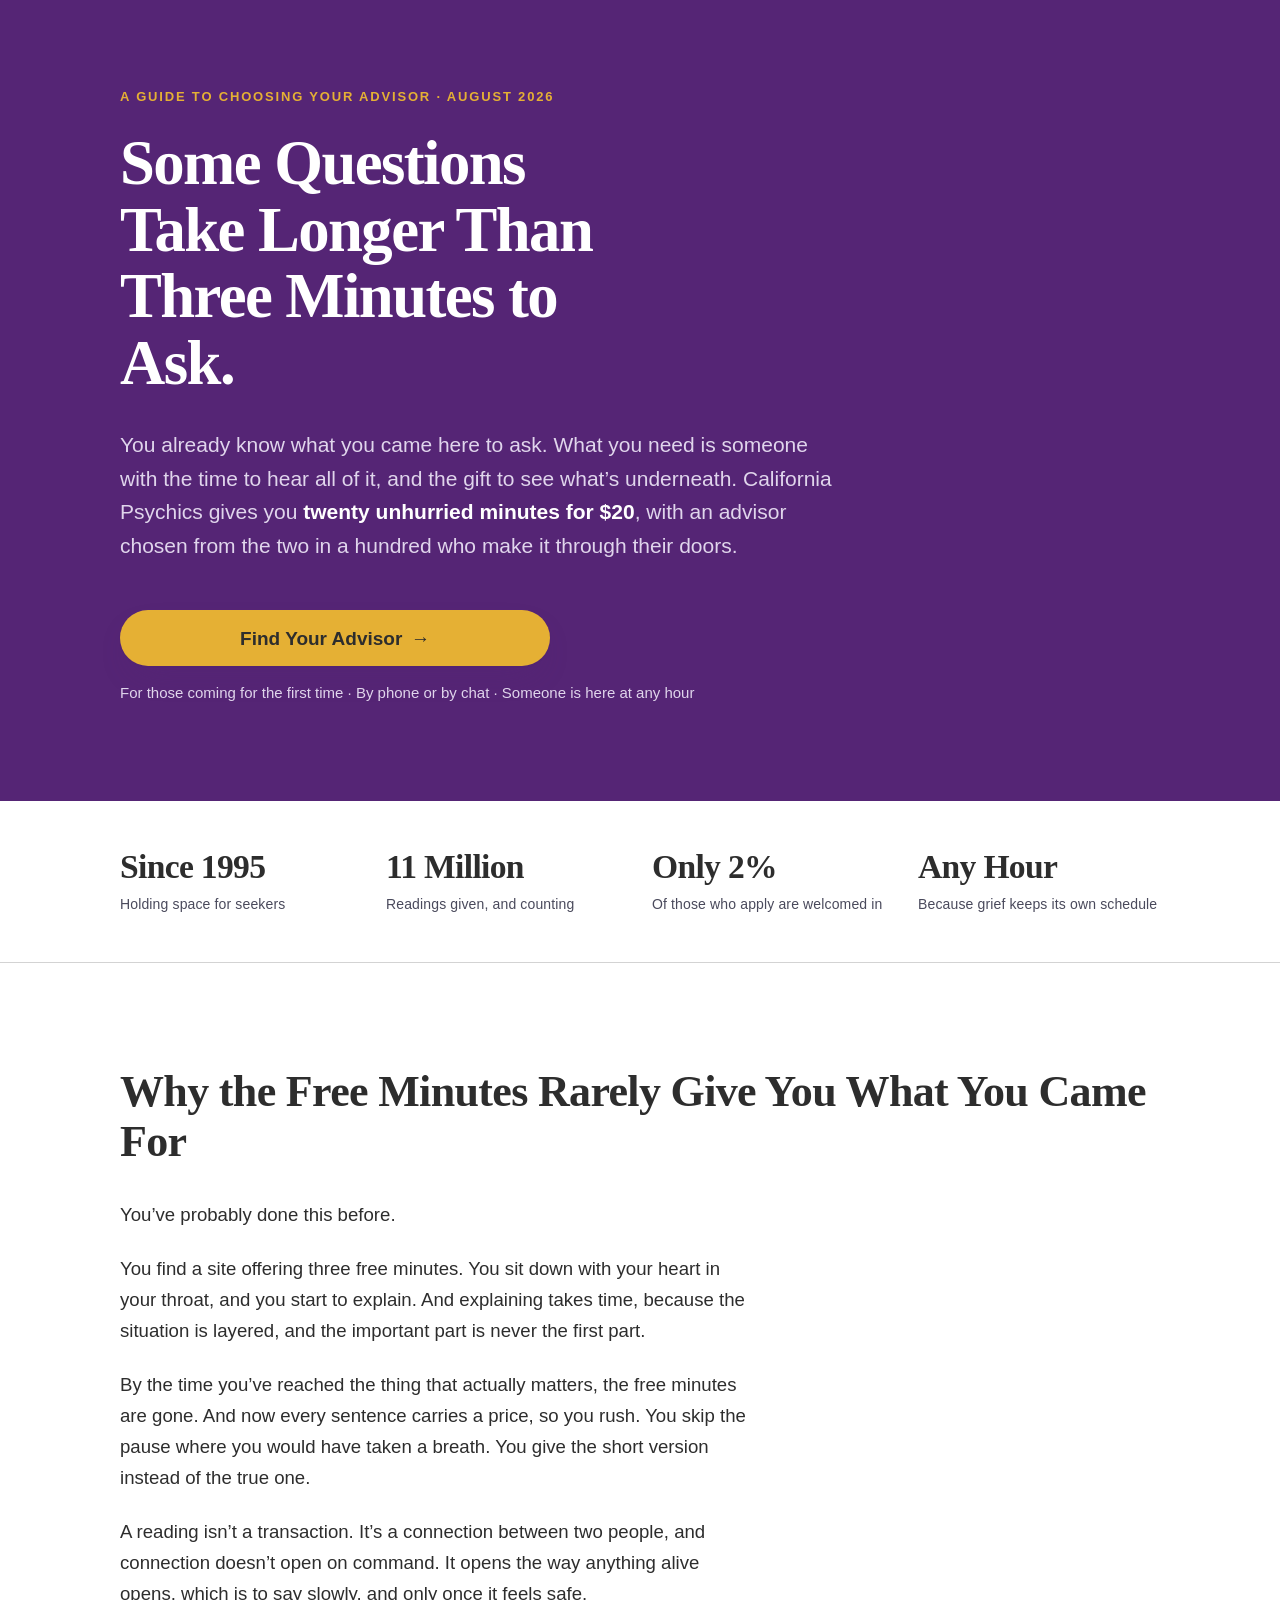
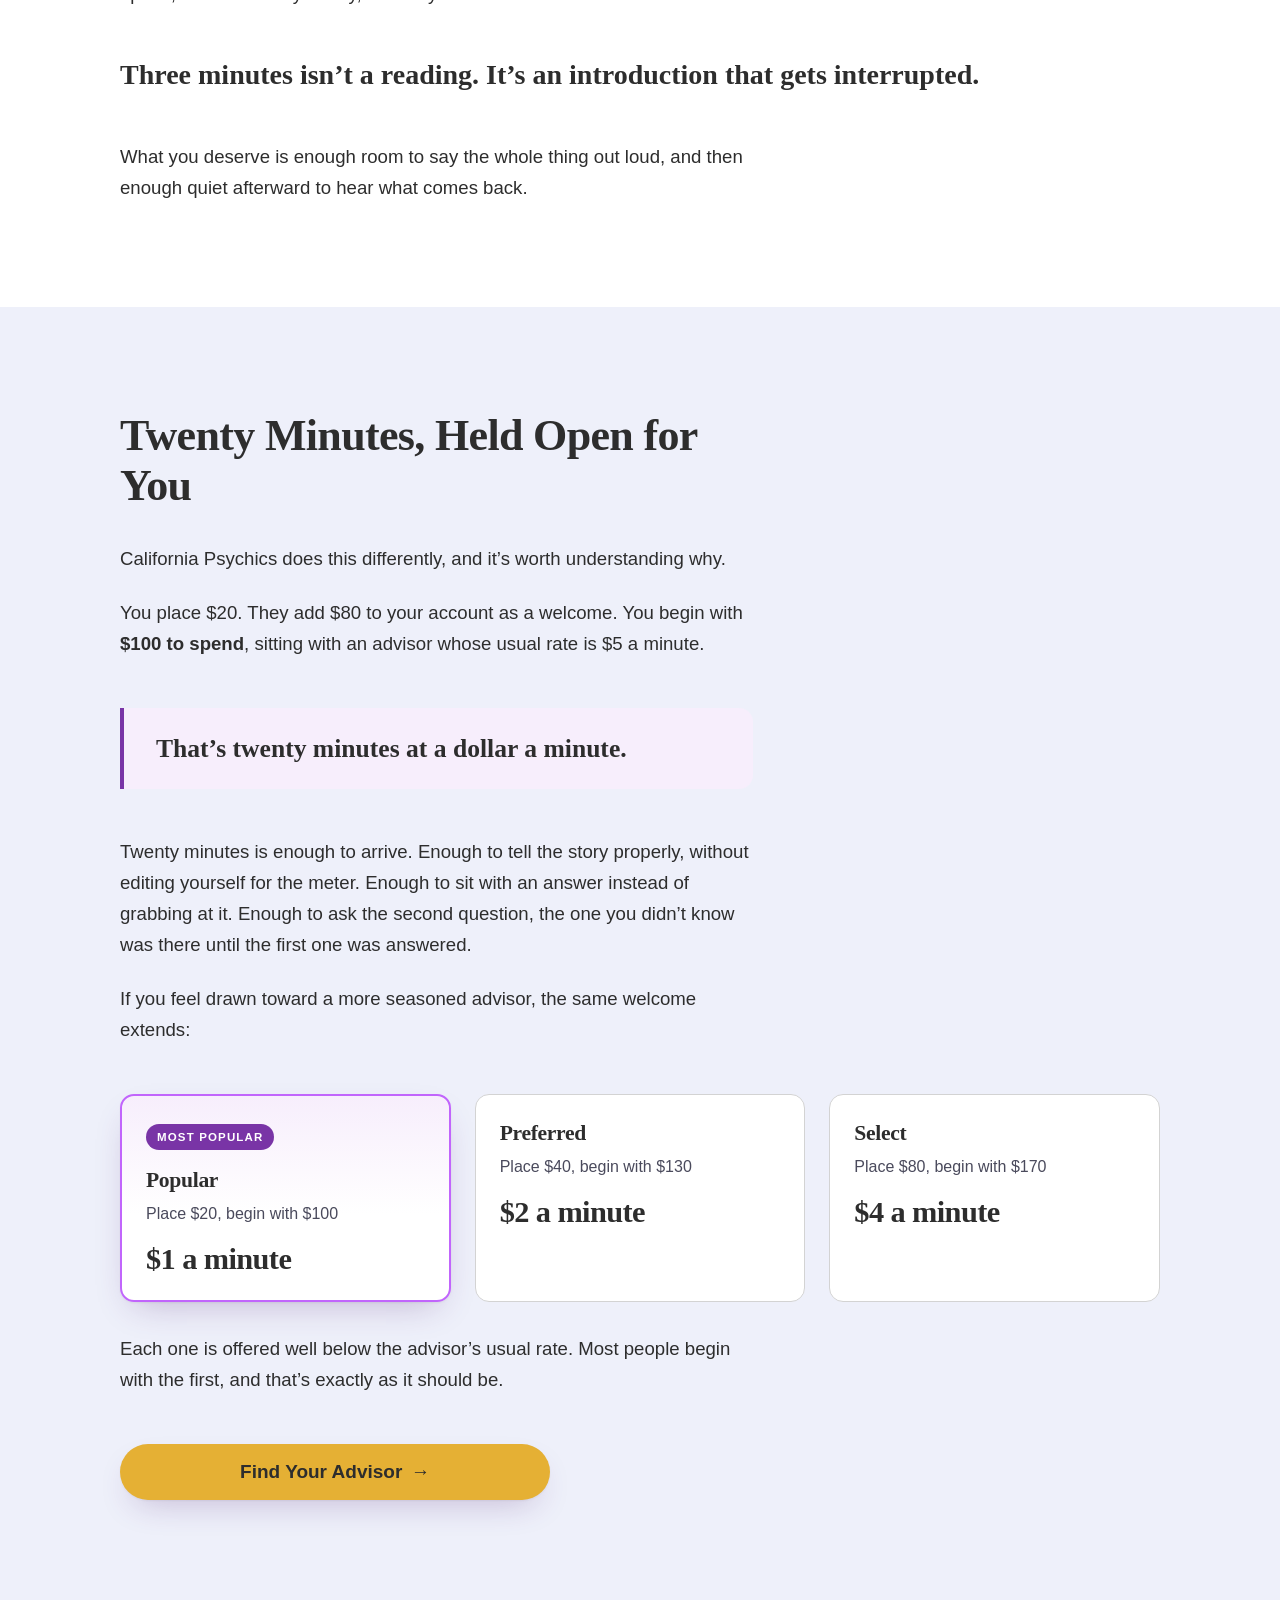
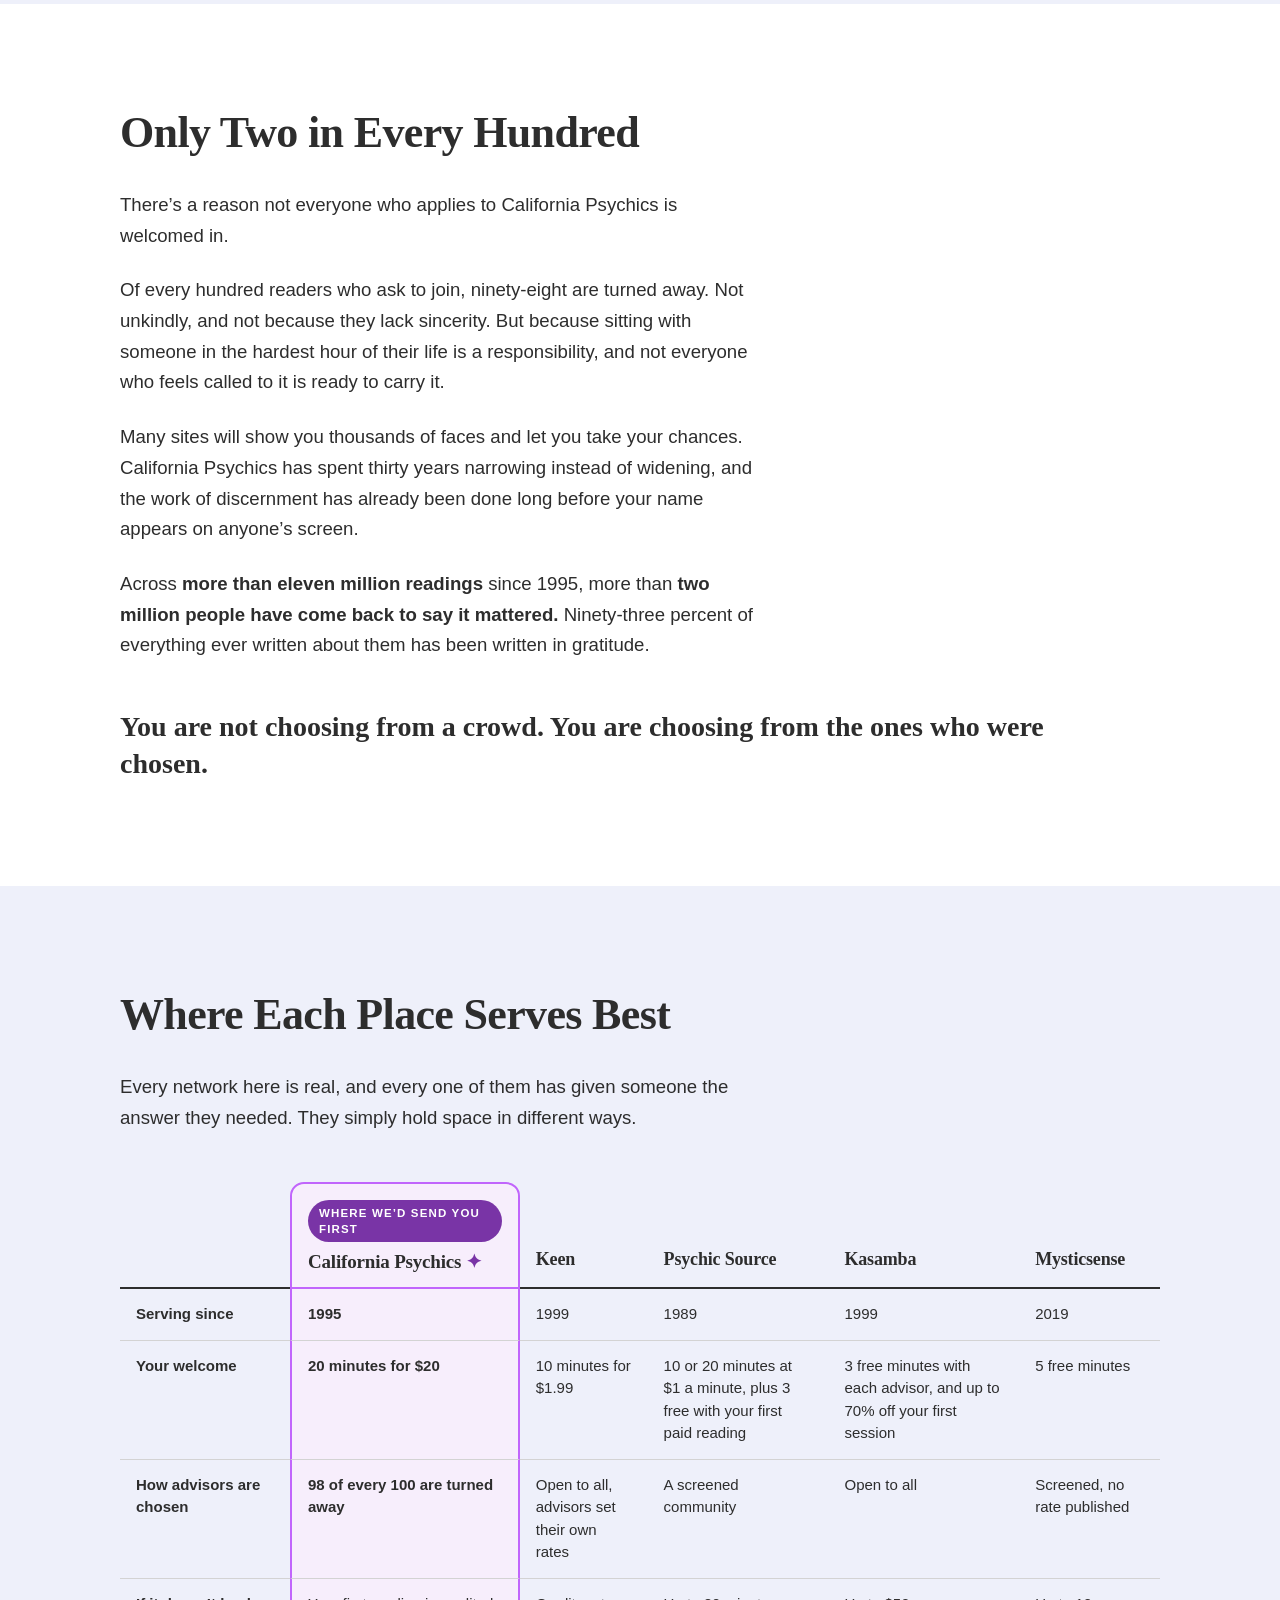
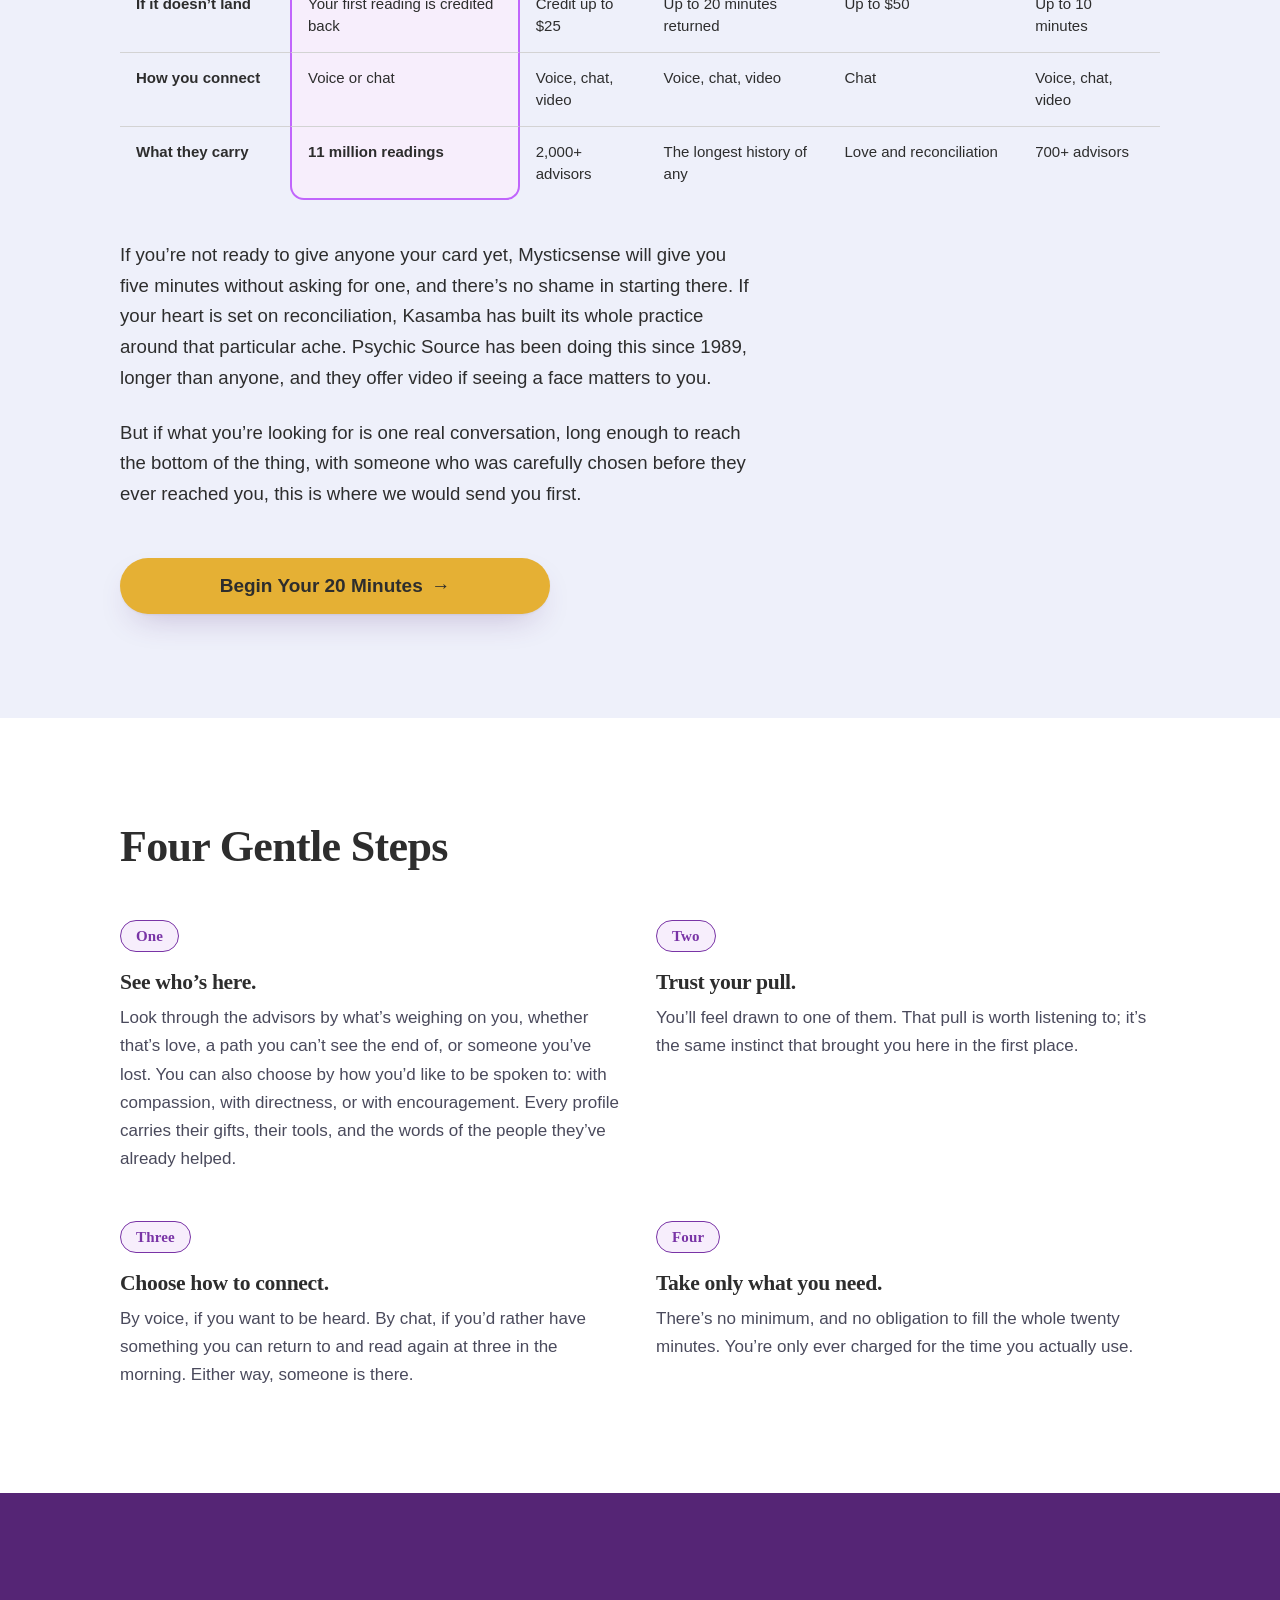
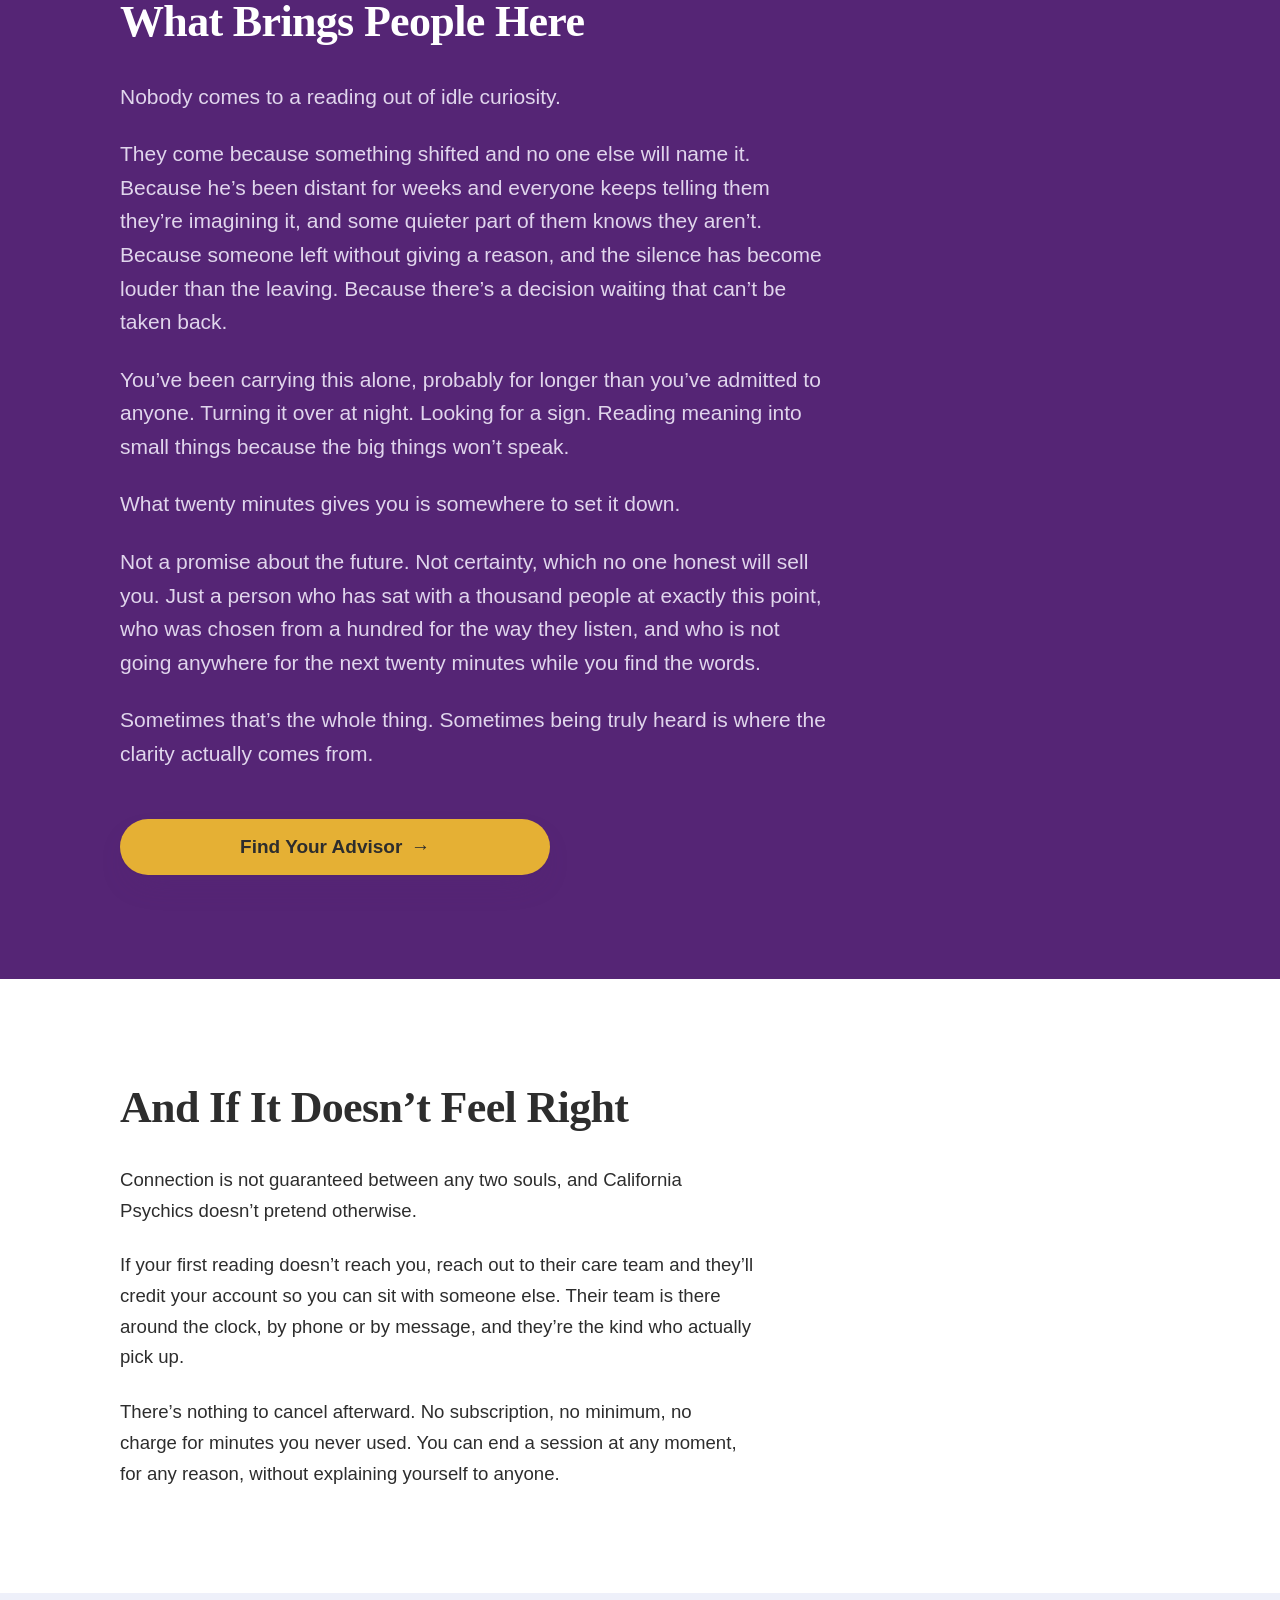
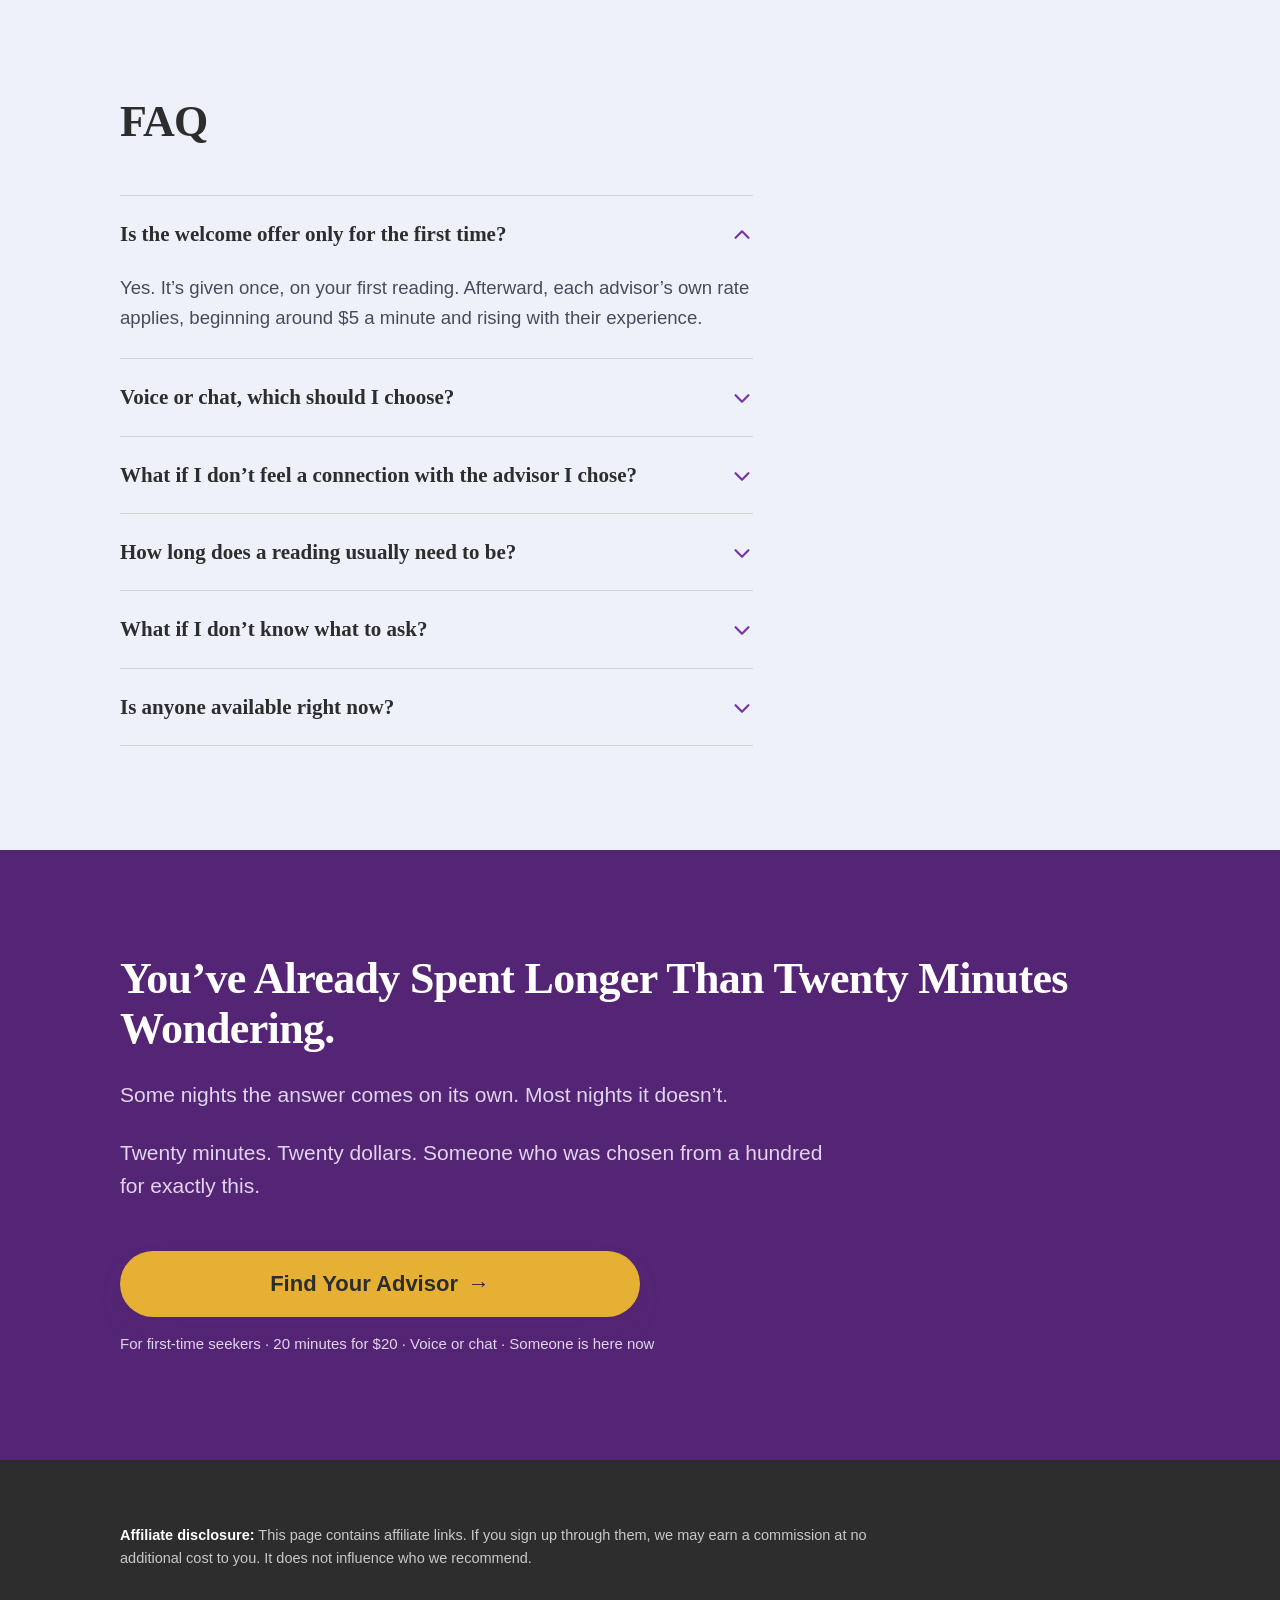
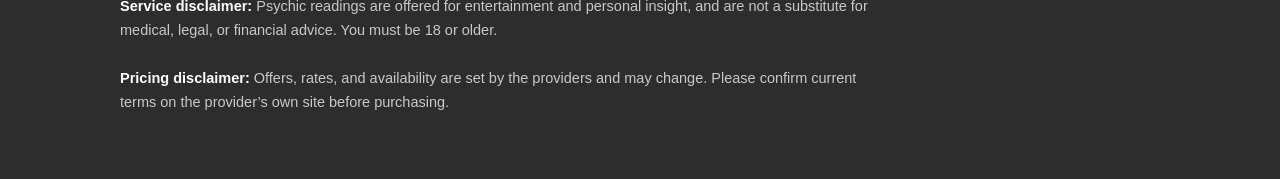
<file: best-psychic-network/index.html>
<!DOCTYPE html>
<html lang="en">
<head>
<meta charset="utf-8">
<meta name="viewport" content="width=device-width, initial-scale=1">
<title>Choosing a Psychic Advisor — Twenty Unhurried Minutes for $20 | A Guide</title>
<meta name="description" content="Some questions take longer than three minutes to ask. California Psychics gives first-time seekers twenty minutes for $20, with an advisor chosen from the two in a hundred who make it through their doors. How each of the major networks serves best.">
<meta name="theme-color" content="#552575">
<link rel="canonical" href="https://www.psychictopia.com/best-psychic-network">
<meta property="og:url" content="https://www.psychictopia.com/best-psychic-network">
<meta property="og:type" content="website">
<meta property="og:site_name" content="Psychictopia">
<meta property="og:locale" content="en_US">
<meta property="og:title" content="Some Questions Take Longer Than Three Minutes to Ask.">
<meta property="og:description" content="Twenty unhurried minutes for $20, with an advisor chosen from the two in a hundred who make it through their doors.">
<meta name="twitter:card" content="summary">
<meta name="twitter:title" content="Some Questions Take Longer Than Three Minutes to Ask.">
<meta name="twitter:description" content="Twenty unhurried minutes for $20, with an advisor chosen from the two in a hundred who make it through their doors.">
<style>
/* ============================================================
   TOKENS
   ============================================================ */
:root{
  /* ---- Brand palette, shared verbatim with the other psychictopia landers ---- */
  --purple:#7934a6;
  --purple-hover:#552575;
  --purple-light:#8b3fbe;
  --first-border:#c165fc;     /* the #1-pick border on the other landers */
  --gold:#e5b034;
  --gold-hover:#e5a000;
  --footer-bg:#2d2d2d;
  --page-bg:#eef0fa;

  /* ---- Roles this page assigns to those colours ---- */
  --ink:var(--purple-hover);  /* deep purple ground for the dark sections */
  --ink-soft:var(--footer-bg);
  --ink-line:rgba(255,255,255,.18);
  --paper:#ffffff;
  --paper-tint:var(--page-bg);/* the site's lavender alternate */
  --text:#2d2d2d;             /* 13.8:1 on paper */
  --text-muted:#4a4a5c;       /* 8.7:1 on paper  */
  --text-invert:#ffffff;      /* 11.0:1 on ink   */
  --text-invert-muted:#e0d5ec;/* 7.8:1 on ink    */
  --accent:var(--gold);       /* CTAs only       */
  --accent-hi:var(--gold-hover);
  --accent-deep:var(--purple);/* accent text and rank chrome: 7.4:1 on paper */
  --accent-wash:#f7eefc;
  --line:#d3d3d3;
  --btn-text:#2d2d2d;         /* 6.9:1 on gold   */
  --focus:var(--purple);

  /* shape */
  --radius:14px;
  --radius-sm:8px;
  --shadow:0 1px 2px rgba(45,45,45,.06), 0 14px 34px -14px rgba(85,37,117,.32);

  /* 8px spacing scale */
  --s1:4px; --s2:8px; --s3:16px; --s4:24px; --s5:32px;
  --s6:48px; --s7:64px; --s8:96px;

  /* type */
  --font-body:-apple-system,BlinkMacSystemFont,"Segoe UI",Roboto,"Helvetica Neue",Arial,sans-serif;
  --font-display:ui-serif,Georgia,"Iowan Old Style","Times New Roman",serif;
  --measure:34em;             /* ~68 characters */
  --section-y:clamp(56px,11vw,104px);
  --sticky-h:74px;
}

/* ============================================================
   BASE
   ============================================================ */
*,*::before,*::after{box-sizing:border-box}
html{-webkit-text-size-adjust:100%}
body{
  margin:0;
  /* Dark so the space reserved for the sticky bar reads as an extension
     of the footer rather than a stray white strip. */
  background:var(--ink-soft);
  color:var(--text);
  font-family:var(--font-body);
  font-size:clamp(17px,1.02rem + .18vw,19px);
  line-height:1.65;
  -webkit-font-smoothing:antialiased;
  text-rendering:optimizeLegibility;
}
/* Space reserved up front for the sticky bar so nothing shifts when it appears. */
@media (max-width:767px){
  body{padding-bottom:calc(var(--sticky-h) + env(safe-area-inset-bottom,0px))}
}
h1,h2,h3{font-family:var(--font-display);font-weight:700;letter-spacing:-.015em;margin:0}
h1{font-size:clamp(2.05rem,7.4vw,4.1rem);line-height:1.06;letter-spacing:-.025em}
h2{font-size:clamp(1.65rem,5vw,2.75rem);line-height:1.14}
h3{font-size:clamp(1.15rem,2.6vw,1.35rem);line-height:1.3}
p{margin:0 0 var(--s4)}
p:last-child{margin-bottom:0}
strong{font-weight:700}
a{color:var(--accent-deep)}
:focus-visible{outline:3px solid var(--focus);outline-offset:3px;border-radius:3px}
.sr-only{position:absolute;width:1px;height:1px;padding:0;margin:-1px;overflow:hidden;clip:rect(0 0 0 0);white-space:nowrap;border:0}
.skip{position:absolute;left:var(--s3);top:-100px;z-index:100;background:var(--ink);color:var(--text-invert);padding:12px 18px;border-radius:var(--radius-sm);text-decoration:none;font-weight:700}
.skip:focus{top:var(--s3)}

/* ============================================================
   LAYOUT
   ============================================================ */
main{background:var(--paper)}
.wrap{width:100%;max-width:1120px;margin:0 auto;padding-left:clamp(20px,5vw,40px);padding-right:clamp(20px,5vw,40px)}
.narrow{max-width:var(--measure)}
/* When .narrow sits on the .wrap itself, keep the wrap full width and cap the
   children instead, so prose sections share a left edge with the full-width
   ones rather than floating to the middle of the page. */
.wrap.narrow{max-width:1120px}
.wrap.narrow>*{max-width:var(--measure)}
section{padding-top:var(--section-y);padding-bottom:var(--section-y)}
.tint{background:var(--paper-tint)}
.on-dark{background:var(--ink);color:var(--text-invert);--focus:var(--gold)}
.on-dark h1,.on-dark h2{color:#fff}
.eyebrow{
  font-size:13px;line-height:1.4;font-weight:700;letter-spacing:.14em;text-transform:uppercase;
  color:var(--accent);margin:0 0 var(--s4)
}
.eyebrow--light{color:var(--accent-deep)}
.lede{font-size:clamp(18px,1.06rem + .35vw,21px);line-height:1.6;color:var(--text-muted)}
.on-dark .lede{color:var(--text-invert-muted)}
.on-dark .lede strong{color:#fff}
.stack>*+*{margin-top:var(--s4)}

/* ============================================================
   BUTTONS
   ============================================================ */
.btn{
  display:inline-flex;align-items:center;justify-content:center;gap:.45em;
  width:100%;max-width:430px;min-height:56px;padding:15px 26px;
  background:var(--accent);color:var(--btn-text);
  font:700 clamp(17px,3.9vw,19px)/1.25 var(--font-body);
  text-decoration:none;text-align:center;border-radius:999px;
  box-shadow:var(--shadow);
  transition:background-color .18s ease,transform .18s ease;
}
.btn:hover{background:var(--accent-hi)}
.btn:active{transform:translateY(1px)}
.btn--xl{min-height:66px;padding:19px 32px;font-size:clamp(18px,4.4vw,22px);max-width:520px}
.cta-block{margin-top:var(--s6)}
.cta-note{margin:var(--s3) 0 0;font-size:15px;line-height:1.5;color:var(--text-muted)}
.on-dark .cta-note{color:var(--text-invert-muted)}

/* ============================================================
   HERO
   ============================================================ */
.hero{padding-top:clamp(48px,10vw,88px);padding-bottom:clamp(56px,11vw,96px)}
.hero h1{margin-bottom:var(--s5)}
.hero .lede{max-width:var(--measure)}
@media (min-width:900px){
  .hero h1{font-size:clamp(3rem,4.9vw,4.1rem);max-width:16ch}
}

/* ============================================================
   TRUST BAR
   ============================================================ */
.trust{padding-top:var(--s6);padding-bottom:var(--s6);border-bottom:1px solid var(--line)}
.stats{list-style:none;margin:0;padding:0;display:grid;grid-template-columns:repeat(2,1fr);gap:var(--s5) var(--s4)}
@media (min-width:768px){.stats{grid-template-columns:repeat(4,1fr)}}
.stat-num{display:block;font-family:var(--font-display);font-weight:700;font-size:clamp(1.5rem,5.4vw,2.1rem);line-height:1.1;letter-spacing:-.02em;color:var(--text)}
/* Labels here are phrases, not tags — sentence case, softly spaced, no shouting. */
.stat-label{display:block;margin-top:var(--s2);font-size:14px;line-height:1.45;letter-spacing:.01em;color:var(--text-muted)}

/* ============================================================
   CALLOUT / PULL
   ============================================================ */
.pull{
  font-family:var(--font-display);font-size:clamp(1.3rem,4.4vw,1.75rem);line-height:1.3;
  font-weight:700;color:var(--text);margin:var(--s6) 0
}
.callout{
  margin:var(--s6) 0;padding:var(--s4) var(--s4) var(--s4) var(--s5);
  border-left:4px solid var(--purple);background:var(--accent-wash);
  border-radius:0 var(--radius) var(--radius) 0;
  font-family:var(--font-display);font-size:clamp(1.25rem,4.2vw,1.6rem);line-height:1.32;font-weight:700
}

/* ============================================================
   PRICING TIERS
   ============================================================ */
.tiers{display:grid;gap:var(--s3);margin:var(--s6) 0 var(--s5);list-style:none;padding:0}
@media (min-width:768px){.tiers{grid-template-columns:repeat(3,1fr);gap:var(--s4)}}
.tier{
  position:relative;background:var(--paper);border:1px solid var(--line);
  border-radius:var(--radius);padding:var(--s4)
}
.tier--pop{border:2px solid var(--first-border);box-shadow:var(--shadow);background:linear-gradient(180deg,var(--accent-wash),var(--paper) 58%)}
.tier .badge{
  display:inline-block;margin-bottom:var(--s3);padding:5px 11px;border-radius:999px;
  background:var(--purple);color:#fff;
  font-size:11.5px;font-weight:800;letter-spacing:.1em;text-transform:uppercase;line-height:1.4
}
.tier h3{margin-bottom:var(--s2)}
.tier-line{margin:0;color:var(--text-muted);font-size:16px;line-height:1.55}
.tier-rate{
  display:block;margin-top:var(--s3);font-family:var(--font-display);font-weight:700;
  font-size:clamp(1.5rem,5vw,1.9rem);line-height:1.1;color:var(--text);letter-spacing:-.02em
}

/* ============================================================
   COMPARISON — desktop table
   ============================================================ */
.cmp-wrap{display:none;margin:var(--s6) 0 var(--s5)}
.cmp-cards{display:grid;gap:var(--s3);margin:var(--s6) 0 var(--s5)}
@media (min-width:900px){
  .cmp-wrap{display:block;overflow-x:auto;-webkit-overflow-scrolling:touch;padding-bottom:var(--s2)}
  .cmp-cards{display:none}
}
.cmp{border-collapse:separate;border-spacing:0;width:100%;min-width:860px;font-size:15px;line-height:1.5}
.cmp th,.cmp td{padding:14px 16px;text-align:left;vertical-align:top;border-bottom:1px solid var(--line)}
.cmp thead th,.cmp thead td{border-bottom:2px solid var(--text);vertical-align:bottom;font-size:16px}
.cmp thead th{font-family:var(--font-display);font-size:18px;letter-spacing:-.01em}
.cmp th[scope="row"]{
  position:sticky;left:0;z-index:2;background:var(--paper-tint);
  width:170px;min-width:170px;font-weight:700;color:var(--text)
}
.cmp .cmp-corner{position:sticky;left:0;z-index:2;background:var(--paper-tint);border-bottom:2px solid var(--text)}
.cmp tbody tr:last-child th,.cmp tbody tr:last-child td{border-bottom:0}
.cmp .pick{background:var(--accent-wash);border-left:2px solid var(--first-border);border-right:2px solid var(--first-border)}
.cmp thead .pick{border-top:2px solid var(--first-border);border-bottom-color:var(--first-border);border-radius:var(--radius) var(--radius) 0 0;padding-top:var(--s3);min-width:222px}
.cmp tbody tr:last-child .pick{border-bottom:2px solid var(--first-border);border-radius:0 0 var(--radius) var(--radius)}
.ribbon{
  display:inline-block;margin-bottom:var(--s2);padding:5px 11px;border-radius:999px;
  background:var(--purple);color:#fff;
  font:800 11.5px/1.4 var(--font-body);letter-spacing:.1em;text-transform:uppercase
}
.cmp-brand{display:block;font-family:var(--font-display);font-size:19px;font-weight:700;color:var(--text);line-height:1.25}
.cmp-brand .mark{color:var(--accent-deep)}
.cmp .best{font-weight:700}

/* ============================================================
   COMPARISON — mobile cards
   ============================================================ */
.cmp-card{background:var(--paper);border:1px solid var(--line);border-radius:var(--radius);padding:var(--s4)}
.cmp-card--pick{border:2px solid var(--first-border);box-shadow:var(--shadow);background:linear-gradient(180deg,var(--accent-wash),var(--paper) 40%)}
.cmp-card h3{margin-bottom:var(--s3)}
.cmp-card dl{margin:0;display:grid;gap:var(--s3)}
.cmp-card dl>div{display:grid;gap:2px;padding-bottom:var(--s3);border-bottom:1px solid var(--line)}
.cmp-card dl>div:last-child{padding-bottom:0;border-bottom:0}
.cmp-card dt{font-size:12.5px;font-weight:700;letter-spacing:.09em;text-transform:uppercase;color:var(--text-muted)}
.cmp-card dd{margin:0;font-size:16.5px;line-height:1.5}
.cmp-card--pick dd{font-weight:600}

/* ============================================================
   STEPS
   ============================================================ */
.steps{list-style:none;margin:var(--s6) 0 0;padding:0;display:grid;gap:var(--s5)}
@media (min-width:900px){.steps{grid-template-columns:repeat(2,1fr);gap:var(--s6) var(--s5)}}
/* The copy spells its numbers out, so the marker is a word in a pill
   rather than a digit in a circle. */
.step-num{
  display:inline-block;margin-bottom:var(--s3);padding:4px 15px;border-radius:999px;
  background:var(--accent-wash);border:1px solid var(--purple);color:var(--accent-deep);
  font-family:var(--font-display);font-weight:700;font-size:15px;line-height:1.5;letter-spacing:.01em
}
.steps h3{margin-bottom:var(--s2)}
.steps p{margin:0;color:var(--text-muted);font-size:17px}

/* ============================================================
   FAQ
   ============================================================ */
.faq-list{margin-top:var(--s6);border-top:1px solid var(--line)}
.faq-list details{border-bottom:1px solid var(--line)}
.faq-list summary{
  display:flex;align-items:flex-start;justify-content:space-between;gap:var(--s4);
  list-style:none;cursor:pointer;padding:var(--s4) 0;min-height:48px;
  font-family:var(--font-display);font-weight:700;font-size:clamp(18px,2.6vw,21px);line-height:1.35
}
.faq-list summary::-webkit-details-marker{display:none}
.faq-list summary:hover{color:var(--accent-deep)}
.chev{flex:0 0 auto;width:22px;height:22px;margin-top:4px;color:var(--accent-deep);transition:transform .2s ease}
details[open]>summary .chev{transform:rotate(180deg)}
.faq-list .answer{margin:0;padding:0 0 var(--s4);color:var(--text-muted);max-width:var(--measure)}

/* ============================================================
   FINAL + FOOTER
   ============================================================ */
.final{text-align:left}
.final h2{max-width:20ch}
.final .lede{margin-top:var(--s4)}
.site-footer{background:var(--ink-soft);color:#c8c8c8;padding:var(--s7) 0 var(--s7)}
.disclosures{display:grid;gap:var(--s4);max-width:74ch}
.disclosures p{margin:0;font-size:14.5px;line-height:1.65}
.disclosures strong{color:#fff}

/* ============================================================
   STICKY MOBILE BAR
   ============================================================ */
.sticky{
  position:fixed;left:0;right:0;bottom:0;z-index:60;display:none;align-items:center;gap:var(--s3);
  padding:11px clamp(14px,4vw,20px);padding-bottom:calc(11px + env(safe-area-inset-bottom,0px));
  background:linear-gradient(180deg,var(--purple-light),var(--purple));
  border-top:1px solid var(--ink-line);
  box-shadow:0 -8px 24px rgba(0,0,0,.35);
  transform:translateY(110%);opacity:0;visibility:hidden;
  transition:transform .24s ease,opacity .24s ease,visibility .24s ease;
  --focus:var(--gold);
}
@media (max-width:767px){.sticky{display:flex}}
.sticky.is-visible{transform:none;opacity:1;visibility:visible}
.sticky-label{flex:1 1 auto;color:#fff;font-weight:700;font-size:16px;line-height:1.25}
.sticky .btn{width:auto;max-width:none;flex:0 0 auto;min-height:48px;padding:12px 20px;font-size:16px;box-shadow:none}

/* ============================================================
   MOTION
   ============================================================ */
@media (prefers-reduced-motion:reduce){
  *,*::before,*::after{
    transition-duration:.001ms !important;
    animation-duration:.001ms !important;
    animation-iteration-count:1 !important;
    scroll-behavior:auto !important;
  }
}
</style>
</head>
<body>
<a class="skip" href="#main">Skip to content</a>

<main id="main">

  <!-- ============ SECTION 1 — HERO ============ -->
  <section class="hero on-dark" id="hero">
    <div class="wrap">
      <p class="eyebrow">A Guide to Choosing Your Advisor · August 2026</p>
      <h1>Some Questions Take Longer Than Three Minutes to Ask.</h1>
      <p class="lede">You already know what you came here to ask. What you need is someone with the time to hear all of it, and the gift to see what’s underneath. California Psychics gives you <strong>twenty unhurried minutes for $20</strong>, with an advisor chosen from the two in a hundred who make it through their doors.</p>
      <div class="cta-block">
        <a class="btn" href="https://secure.psychictopia.com/cf/click/1" rel="noopener sponsored" data-cta="hero">Find Your Advisor <span aria-hidden="true">→</span></a>
        <p class="cta-note">For those coming for the first time · By phone or by chat · Someone is here at any hour</p>
      </div>
    </div>
  </section>

  <!-- ============ SECTION 2 — TRUST BAR ============ -->
  <section class="trust" aria-label="California Psychics at a glance">
    <div class="wrap">
      <ul class="stats">
        <li><span class="stat-num">Since 1995</span><span class="stat-label">Holding space for seekers</span></li>
        <li><span class="stat-num">11 Million</span><span class="stat-label">Readings given, and counting</span></li>
        <li><span class="stat-num">Only 2%</span><span class="stat-label">Of those who apply are welcomed in</span></li>
        <li><span class="stat-num">Any Hour</span><span class="stat-label">Because grief keeps its own schedule</span></li>
      </ul>
    </div>
  </section>

  <!-- ============ SECTION 3 — THE PROBLEM, SOFTENED ============ -->
  <section aria-labelledby="problem-h">
    <div class="wrap narrow">
      <h2 id="problem-h">Why the Free Minutes Rarely Give You What You Came For</h2>
      <div class="stack" style="margin-top:var(--s5)">
        <p>You’ve probably done this before.</p>
        <p>You find a site offering three free minutes. You sit down with your heart in your throat, and you start to explain. And explaining takes time, because the situation is layered, and the important part is never the first part.</p>
        <p>By the time you’ve reached the thing that actually matters, the free minutes are gone. And now every sentence carries a price, so you rush. You skip the pause where you would have taken a breath. You give the short version instead of the true one.</p>
        <p>A reading isn’t a transaction. It’s a connection between two people, and connection doesn’t open on command. It opens the way anything alive opens, which is to say slowly, and only once it feels safe.</p>
      </div>
      <p class="pull">Three minutes isn’t a reading. It’s an introduction that gets interrupted.</p>
      <p>What you deserve is enough room to say the whole thing out loud, and then enough quiet afterward to hear what comes back.</p>
    </div>
  </section>

  <!-- ============ SECTION 4 — THE OFFER, GENTLY EXPLAINED ============ -->
  <section class="tint" aria-labelledby="offer-h">
    <div class="wrap">
      <div class="narrow">
        <h2 id="offer-h">Twenty Minutes, Held Open for You</h2>
        <div class="stack" style="margin-top:var(--s5)">
          <p>California Psychics does this differently, and it’s worth understanding why.</p>
          <p>You place $20. They add $80 to your account as a welcome. You begin with <strong>$100 to spend</strong>, sitting with an advisor whose usual rate is $5 a minute.</p>
        </div>
        <p class="callout">That’s twenty minutes at a dollar a minute.</p>
        <p>Twenty minutes is enough to arrive. Enough to tell the story properly, without editing yourself for the meter. Enough to sit with an answer instead of grabbing at it. Enough to ask the second question, the one you didn’t know was there until the first one was answered.</p>
        <p style="margin-top:var(--s4)">If you feel drawn toward a more seasoned advisor, the same welcome extends:</p>
      </div>

      <ul class="tiers">
        <li class="tier tier--pop">
          <span class="badge">Most popular</span>
          <h3>Popular</h3>
          <p class="tier-line">Place $20, begin with $100</p>
          <span class="tier-rate">$1 a minute</span>
        </li>
        <li class="tier">
          <h3>Preferred</h3>
          <p class="tier-line">Place $40, begin with $130</p>
          <span class="tier-rate">$2 a minute</span>
        </li>
        <li class="tier">
          <h3>Select</h3>
          <p class="tier-line">Place $80, begin with $170</p>
          <span class="tier-rate">$4 a minute</span>
        </li>
      </ul>

      <div class="narrow">
        <p>Each one is offered well below the advisor’s usual rate. Most people begin with the first, and that’s exactly as it should be.</p>
        <div class="cta-block">
          <a class="btn" href="https://secure.psychictopia.com/cf/click/1" rel="noopener sponsored" data-cta="offer">Find Your Advisor <span aria-hidden="true">→</span></a>
        </div>
      </div>
    </div>
  </section>

  <!-- ============ SECTION 5 — AUTHORITY, REFRAMED AS CARE ============ -->
  <section aria-labelledby="screening-h">
    <div class="wrap narrow">
      <h2 id="screening-h">Only Two in Every Hundred</h2>
      <div class="stack" style="margin-top:var(--s5)">
        <p>There’s a reason not everyone who applies to California Psychics is welcomed in.</p>
        <p>Of every hundred readers who ask to join, ninety-eight are turned away. Not unkindly, and not because they lack sincerity. But because sitting with someone in the hardest hour of their life is a responsibility, and not everyone who feels called to it is ready to carry it.</p>
        <p>Many sites will show you thousands of faces and let you take your chances. California Psychics has spent thirty years narrowing instead of widening, and the work of discernment has already been done long before your name appears on anyone’s screen.</p>
        <p>Across <strong>more than eleven million readings</strong> since 1995, more than <strong>two million people have come back to say it mattered.</strong> Ninety-three percent of everything ever written about them has been written in gratitude.</p>
      </div>
      <p class="pull">You are not choosing from a crowd. You are choosing from the ones who were chosen.</p>
    </div>
  </section>

  <!-- ============ SECTION 6 — THE COMPARISON, WITHOUT UNKINDNESS ============ -->
  <section class="tint" aria-labelledby="compare-h">
    <div class="wrap">
      <div class="narrow">
        <h2 id="compare-h">Where Each Place Serves Best</h2>
        <p style="margin-top:var(--s5)">Every network here is real, and every one of them has given someone the answer they needed. They simply hold space in different ways.</p>
      </div>

      <!-- Desktop (>=900px): semantic table, sticky row labels, highlighted CP column -->
      <div class="cmp-wrap">
        <table class="cmp">
          <caption class="sr-only">The major psychic networks compared on how long they have been serving, their welcome offer, how advisors are chosen, what happens if a reading doesn’t land, how you connect, and what they carry.</caption>
          <thead>
            <tr>
              <td class="cmp-corner"><span class="sr-only">Feature</span></td>
              <th scope="col" class="pick">
                <span class="ribbon">Where We’d Send You First</span>
                <span class="cmp-brand">California Psychics <span class="mark" aria-hidden="true">✦</span></span>
              </th>
              <th scope="col">Keen</th>
              <th scope="col">Psychic Source</th>
              <th scope="col">Kasamba</th>
              <th scope="col">Mysticsense</th>
            </tr>
          </thead>
          <tbody>
            <tr>
              <th scope="row">Serving since</th>
              <td class="pick best">1995</td>
              <td>1999</td>
              <td>1989</td>
              <td>1999</td>
              <td>2019</td>
            </tr>
            <tr>
              <th scope="row">Your welcome</th>
              <td class="pick best">20 minutes for $20</td>
              <td>10 minutes for $1.99</td>
              <td>10 or 20 minutes at $1 a minute, plus 3 free with your first paid reading</td>
              <td>3 free minutes with each advisor, and up to 70% off your first session</td>
              <td>5 free minutes</td>
            </tr>
            <tr>
              <th scope="row">How advisors are chosen</th>
              <td class="pick best">98 of every 100 are turned away</td>
              <td>Open to all, advisors set their own rates</td>
              <td>A screened community</td>
              <td>Open to all</td>
              <td>Screened, no rate published</td>
            </tr>
            <tr>
              <th scope="row">If it doesn’t land</th>
              <td class="pick">Your first reading is credited back</td>
              <td>Credit up to $25</td>
              <td>Up to 20 minutes returned</td>
              <td>Up to $50</td>
              <td>Up to 10 minutes</td>
            </tr>
            <tr>
              <th scope="row">How you connect</th>
              <td class="pick">Voice or chat</td>
              <td>Voice, chat, video</td>
              <td>Voice, chat, video</td>
              <td>Chat</td>
              <td>Voice, chat, video</td>
            </tr>
            <tr>
              <th scope="row">What they carry</th>
              <td class="pick best">11 million readings</td>
              <td>2,000+ advisors</td>
              <td>The longest history of any</td>
              <td>Love and reconciliation</td>
              <td>700+ advisors</td>
            </tr>
          </tbody>
        </table>
      </div>

      <!-- Mobile (<900px): same data, one card per network, no horizontal scroll -->
      <div class="cmp-cards">
        <article class="cmp-card cmp-card--pick">
          <span class="ribbon">Where We’d Send You First</span>
          <h3 class="cmp-brand">California Psychics <span class="mark" aria-hidden="true">✦</span></h3>
          <dl>
            <div><dt>Serving since</dt><dd>1995</dd></div>
            <div><dt>Your welcome</dt><dd>20 minutes for $20</dd></div>
            <div><dt>How advisors are chosen</dt><dd>98 of every 100 are turned away</dd></div>
            <div><dt>If it doesn’t land</dt><dd>Your first reading is credited back</dd></div>
            <div><dt>How you connect</dt><dd>Voice or chat</dd></div>
            <div><dt>What they carry</dt><dd>11 million readings</dd></div>
          </dl>
        </article>
        <article class="cmp-card">
          <h3>Keen</h3>
          <dl>
            <div><dt>Serving since</dt><dd>1999</dd></div>
            <div><dt>Your welcome</dt><dd>10 minutes for $1.99</dd></div>
            <div><dt>How advisors are chosen</dt><dd>Open to all, advisors set their own rates</dd></div>
            <div><dt>If it doesn’t land</dt><dd>Credit up to $25</dd></div>
            <div><dt>How you connect</dt><dd>Voice, chat, video</dd></div>
            <div><dt>What they carry</dt><dd>2,000+ advisors</dd></div>
          </dl>
        </article>
        <article class="cmp-card">
          <h3>Psychic Source</h3>
          <dl>
            <div><dt>Serving since</dt><dd>1989</dd></div>
            <div><dt>Your welcome</dt><dd>10 or 20 minutes at $1 a minute, plus 3 free with your first paid reading</dd></div>
            <div><dt>How advisors are chosen</dt><dd>A screened community</dd></div>
            <div><dt>If it doesn’t land</dt><dd>Up to 20 minutes returned</dd></div>
            <div><dt>How you connect</dt><dd>Voice, chat, video</dd></div>
            <div><dt>What they carry</dt><dd>The longest history of any</dd></div>
          </dl>
        </article>
        <article class="cmp-card">
          <h3>Kasamba</h3>
          <dl>
            <div><dt>Serving since</dt><dd>1999</dd></div>
            <div><dt>Your welcome</dt><dd>3 free minutes with each advisor, and up to 70% off your first session</dd></div>
            <div><dt>How advisors are chosen</dt><dd>Open to all</dd></div>
            <div><dt>If it doesn’t land</dt><dd>Up to $50</dd></div>
            <div><dt>How you connect</dt><dd>Chat</dd></div>
            <div><dt>What they carry</dt><dd>Love and reconciliation</dd></div>
          </dl>
        </article>
        <article class="cmp-card">
          <h3>Mysticsense</h3>
          <dl>
            <div><dt>Serving since</dt><dd>2019</dd></div>
            <div><dt>Your welcome</dt><dd>5 free minutes</dd></div>
            <div><dt>How advisors are chosen</dt><dd>Screened, no rate published</dd></div>
            <div><dt>If it doesn’t land</dt><dd>Up to 10 minutes</dd></div>
            <div><dt>How you connect</dt><dd>Voice, chat, video</dd></div>
            <div><dt>What they carry</dt><dd>700+ advisors</dd></div>
          </dl>
        </article>
      </div>

      <div class="narrow stack">
        <p>If you’re not ready to give anyone your card yet, Mysticsense will give you five minutes without asking for one, and there’s no shame in starting there. If your heart is set on reconciliation, Kasamba has built its whole practice around that particular ache. Psychic Source has been doing this since 1989, longer than anyone, and they offer video if seeing a face matters to you.</p>
        <p>But if what you’re looking for is one real conversation, long enough to reach the bottom of the thing, with someone who was carefully chosen before they ever reached you, this is where we would send you first.</p>
      </div>
      <div class="narrow cta-block">
        <a class="btn" href="https://secure.psychictopia.com/cf/click/1" rel="noopener sponsored" data-cta="comparison">Begin Your 20 Minutes <span aria-hidden="true">→</span></a>
      </div>
    </div>
  </section>

  <!-- ============ SECTION 7 — HOW IT WORKS ============ -->
  <section aria-labelledby="how-h">
    <div class="wrap">
      <div class="narrow">
        <h2 id="how-h">Four Gentle Steps</h2>
      </div>
      <ol class="steps">
        <li>
          <span class="step-num">One</span>
          <h3>See who’s here.</h3>
          <p>Look through the advisors by what’s weighing on you, whether that’s love, a path you can’t see the end of, or someone you’ve lost. You can also choose by how you’d like to be spoken to: with compassion, with directness, or with encouragement. Every profile carries their gifts, their tools, and the words of the people they’ve already helped.</p>
        </li>
        <li>
          <span class="step-num">Two</span>
          <h3>Trust your pull.</h3>
          <p>You’ll feel drawn to one of them. That pull is worth listening to; it’s the same instinct that brought you here in the first place.</p>
        </li>
        <li>
          <span class="step-num">Three</span>
          <h3>Choose how to connect.</h3>
          <p>By voice, if you want to be heard. By chat, if you’d rather have something you can return to and read again at three in the morning. Either way, someone is there.</p>
        </li>
        <li>
          <span class="step-num">Four</span>
          <h3>Take only what you need.</h3>
          <p>There’s no minimum, and no obligation to fill the whole twenty minutes. You’re only ever charged for the time you actually use.</p>
        </li>
      </ol>
    </div>
  </section>

  <!-- ============ SECTION 8 — THE HEART OF THE PAGE ============ -->
  <section class="on-dark" aria-labelledby="why-h">
    <div class="wrap narrow">
      <h2 id="why-h">What Brings People Here</h2>
      <div class="stack lede" style="margin-top:var(--s5)">
        <p>Nobody comes to a reading out of idle curiosity.</p>
        <p>They come because something shifted and no one else will name it. Because he’s been distant for weeks and everyone keeps telling them they’re imagining it, and some quieter part of them knows they aren’t. Because someone left without giving a reason, and the silence has become louder than the leaving. Because there’s a decision waiting that can’t be taken back.</p>
        <p>You’ve been carrying this alone, probably for longer than you’ve admitted to anyone. Turning it over at night. Looking for a sign. Reading meaning into small things because the big things won’t speak.</p>
        <p>What twenty minutes gives you is somewhere to set it down.</p>
        <p>Not a promise about the future. Not certainty, which no one honest will sell you. Just a person who has sat with a thousand people at exactly this point, who was chosen from a hundred for the way they listen, and who is not going anywhere for the next twenty minutes while you find the words.</p>
        <p>Sometimes that’s the whole thing. Sometimes being truly heard is where the clarity actually comes from.</p>
      </div>
      <div class="cta-block">
        <a class="btn" href="https://secure.psychictopia.com/cf/click/1" rel="noopener sponsored" data-cta="emotional">Find Your Advisor <span aria-hidden="true">→</span></a>
      </div>
    </div>
  </section>

  <!-- ============ SECTION 9 — REASSURANCE ============ -->
  <!--
    NOTE TO BUILD (from copy doc, §9): confirm the exact guarantee window and credit cap
    with the affiliate manager before publishing. Do not state a specific number of hours
    or minutes until confirmed. No specific window is stated below.
  -->
  <section aria-labelledby="risk-h">
    <div class="wrap narrow">
      <h2 id="risk-h">And If It Doesn’t Feel Right</h2>
      <div class="stack" style="margin-top:var(--s5)">
        <p>Connection is not guaranteed between any two souls, and California Psychics doesn’t pretend otherwise.</p>
        <p>If your first reading doesn’t reach you, reach out to their care team and they’ll credit your account so you can sit with someone else. Their team is there around the clock, by phone or by message, and they’re the kind who actually pick up.</p>
        <p>There’s nothing to cancel afterward. No subscription, no minimum, no charge for minutes you never used. You can end a session at any moment, for any reason, without explaining yourself to anyone.</p>
      </div>
    </div>
  </section>

  <!-- ============ SECTION 10 — FAQ ============ -->
  <section class="tint" aria-labelledby="faq-h">
    <div class="wrap narrow">
      <h2 id="faq-h">FAQ</h2>
      <div class="faq-list">
        <details open>
          <summary>Is the welcome offer only for the first time?
            <svg class="chev" viewBox="0 0 24 24" fill="none" stroke="currentColor" stroke-width="2.4" stroke-linecap="round" stroke-linejoin="round" aria-hidden="true" focusable="false"><path d="M5 9l7 7 7-7"/></svg>
          </summary>
          <p class="answer">Yes. It’s given once, on your first reading. Afterward, each advisor’s own rate applies, beginning around $5 a minute and rising with their experience.</p>
        </details>
        <details>
          <summary>Voice or chat, which should I choose?
            <svg class="chev" viewBox="0 0 24 24" fill="none" stroke="currentColor" stroke-width="2.4" stroke-linecap="round" stroke-linejoin="round" aria-hidden="true" focusable="false"><path d="M5 9l7 7 7-7"/></svg>
          </summary>
          <p class="answer">Chat leaves you something to hold onto, and many people find themselves rereading it for days. Voice tends to open people faster, because it’s harder to guard yourself out loud. Choose whichever one you’d be most honest in.</p>
        </details>
        <details>
          <summary>What if I don’t feel a connection with the advisor I chose?
            <svg class="chev" viewBox="0 0 24 24" fill="none" stroke="currentColor" stroke-width="2.4" stroke-linecap="round" stroke-linejoin="round" aria-hidden="true" focusable="false"><path d="M5 9l7 7 7-7"/></svg>
          </summary>
          <p class="answer">It happens, and it isn’t a failure on anyone’s part. End the session whenever you like, since you’re only charged for the minutes used, and your remaining balance stays yours to spend with someone else. Between that and the guarantee, one mismatch doesn’t cost you your welcome.</p>
        </details>
        <details>
          <summary>How long does a reading usually need to be?
            <svg class="chev" viewBox="0 0 24 24" fill="none" stroke="currentColor" stroke-width="2.4" stroke-linecap="round" stroke-linejoin="round" aria-hidden="true" focusable="false"><path d="M5 9l7 7 7-7"/></svg>
          </summary>
          <p class="answer">Most people find the truth arrives somewhere between the tenth and twentieth minute. The first few are for arriving. Which is exactly why the welcome is twenty and not three.</p>
        </details>
        <details>
          <summary>What if I don’t know what to ask?
            <svg class="chev" viewBox="0 0 24 24" fill="none" stroke="currentColor" stroke-width="2.4" stroke-linecap="round" stroke-linejoin="round" aria-hidden="true" focusable="false"><path d="M5 9l7 7 7-7"/></svg>
          </summary>
          <p class="answer">Most people don’t, not really. Bring the feeling instead of the question. A good advisor will find the question inside it.</p>
        </details>
        <details>
          <summary>Is anyone available right now?
            <svg class="chev" viewBox="0 0 24 24" fill="none" stroke="currentColor" stroke-width="2.4" stroke-linecap="round" stroke-linejoin="round" aria-hidden="true" focusable="false"><path d="M5 9l7 7 7-7"/></svg>
          </summary>
          <p class="answer">Yes. Whatever hour it is where you are, someone is there. The advisor page will show you who.</p>
        </details>
      </div>
    </div>
  </section>

  <!-- ============ SECTION 11 — FINAL CTA ============ -->
  <section class="final on-dark" id="final-cta" aria-labelledby="final-h">
    <div class="wrap narrow">
      <h2 id="final-h">You’ve Already Spent Longer Than Twenty Minutes Wondering.</h2>
      <div class="stack lede" style="margin-top:var(--s4)">
        <p>Some nights the answer comes on its own. Most nights it doesn’t.</p>
        <p>Twenty minutes. Twenty dollars. Someone who was chosen from a hundred for exactly this.</p>
      </div>
      <div class="cta-block">
        <a class="btn btn--xl" href="https://secure.psychictopia.com/cf/click/1" rel="noopener sponsored" data-cta="final">Find Your Advisor <span aria-hidden="true">→</span></a>
        <p class="cta-note">For first-time seekers · 20 minutes for $20 · Voice or chat · Someone is here now</p>
      </div>
    </div>
  </section>

</main>

<!-- ============ FOOTER DISCLOSURES ============ -->
<footer class="site-footer">
  <div class="wrap">
    <div class="disclosures">
      <p><strong>Affiliate disclosure:</strong> This page contains affiliate links. If you sign up through them, we may earn a commission at no additional cost to you. It does not influence who we recommend.</p>
      <p><strong>Service disclaimer:</strong> Psychic readings are offered for entertainment and personal insight, and are not a substitute for medical, legal, or financial advice. You must be 18 or older.</p>
      <p><strong>Pricing disclaimer:</strong> Offers, rates, and availability are set by the providers and may change. Please confirm current terms on the provider’s own site before purchasing.</p>
    </div>
  </div>
</footer>

<!-- ============ STICKY MOBILE BAR ============ -->
<div class="sticky" id="sticky-bar">
  <span class="sticky-label">20 minutes · $20</span>
  <a class="btn" href="https://secure.psychictopia.com/cf/click/1" rel="noopener sponsored" data-cta="sticky">Begin <span aria-hidden="true">→</span></a>
</div>

<script>
/* ------------------------------------------------------------------
   OFFER URL — single source of truth. Change it here and in the
   hardcoded href on every [data-cta] anchor (the no-JS fallback).
   ------------------------------------------------------------------ */
const OFFER_URL = "https://secure.psychictopia.com/cf/click/1";

/* Instrumentation hook. Called on click from every CTA with one of:
   hero | offer | comparison | emotional | final | sticky */
function trackCTA(location) {
  /* Pixel placeholder — drop the UET / Meta conversion event in here, e.g.
     window.uetq = window.uetq || [];
     window.uetq.push('event', 'outbound_click', { event_label: location });
     Deliberately a no-op: no pixel code ships in this file. */
}

(function () {
  "use strict";

  /* Append every incoming query param onto OFFER_URL, byte for byte.
     Raw string concatenation on purpose — URLSearchParams would re-encode
     values (spaces to "+", etc.) and tracking params must survive exactly
     as they arrived: subid, utm_*, msclkid, gclid, and anything custom. */
  function buildOfferUrl() {
    var incoming = window.location.search || "";
    if (incoming.charAt(0) === "?") incoming = incoming.slice(1);
    if (!incoming) return OFFER_URL;

    var hashAt = OFFER_URL.indexOf("#");
    var base = hashAt === -1 ? OFFER_URL : OFFER_URL.slice(0, hashAt);
    var hash = hashAt === -1 ? "" : OFFER_URL.slice(hashAt);

    var sep;
    if (base.indexOf("?") === -1) {
      sep = "?";                                   // no query yet
    } else if (/[?&]$/.test(base)) {
      sep = "";                                    // already ends in ? or &
    } else {
      sep = "&";                                   // existing params
    }
    return base + sep + incoming + hash;
  }

  function applyOfferUrl() {
    var href = buildOfferUrl();
    var links = document.querySelectorAll("[data-cta]");
    for (var i = 0; i < links.length; i++) {
      links[i].setAttribute("href", href);
    }
  }

  /* Sticky bar: visible once the hero has scrolled out, hidden again
     when the final CTA is on screen. IntersectionObserver, no scroll handler. */
  function initStickyBar() {
    var bar = document.getElementById("sticky-bar");
    var hero = document.getElementById("hero");
    var final = document.getElementById("final-cta");
    if (!bar || !hero || !final) return;

    if (!("IntersectionObserver" in window)) {
      bar.classList.add("is-visible");
      return;
    }

    var pastHero = false;
    var finalInView = false;

    function sync() {
      bar.classList.toggle("is-visible", pastHero && !finalInView);
    }

    new IntersectionObserver(function (entries) {
      pastHero = !entries[0].isIntersecting;
      sync();
    }, { threshold: 0 }).observe(hero);

    new IntersectionObserver(function (entries) {
      finalInView = entries[0].isIntersecting;
      sync();
    }, { threshold: 0 }).observe(final);
  }

  /* One delegated, capture-phase listener so it fires before navigation. */
  document.addEventListener("click", function (e) {
    var el = e.target;
    if (!el || typeof el.closest !== "function") return;
    var cta = el.closest("[data-cta]");
    if (cta) trackCTA(cta.getAttribute("data-cta"));
  }, true);

  function init() {
    applyOfferUrl();
    initStickyBar();
  }

  if (document.readyState === "loading") {
    document.addEventListener("DOMContentLoaded", init);
  } else {
    init();
  }
})();
</script>
</body>
</html>
</file>
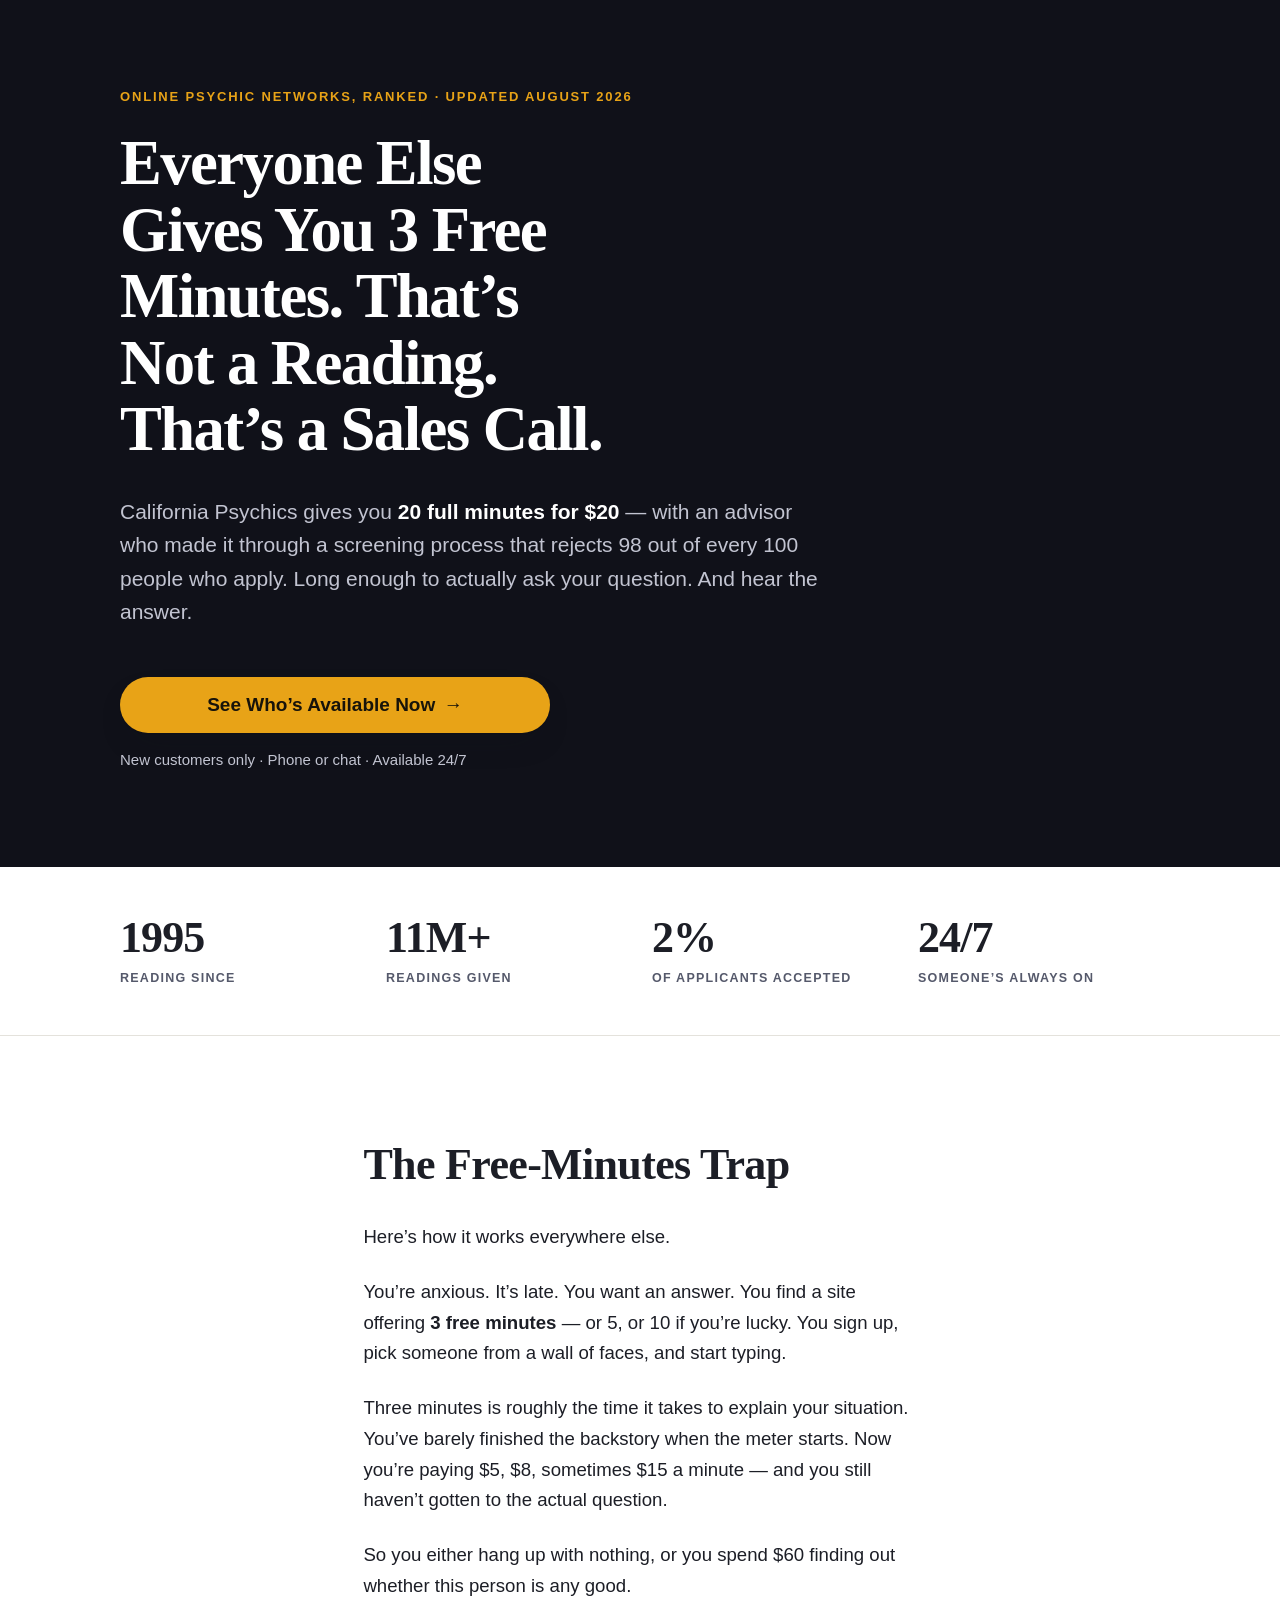
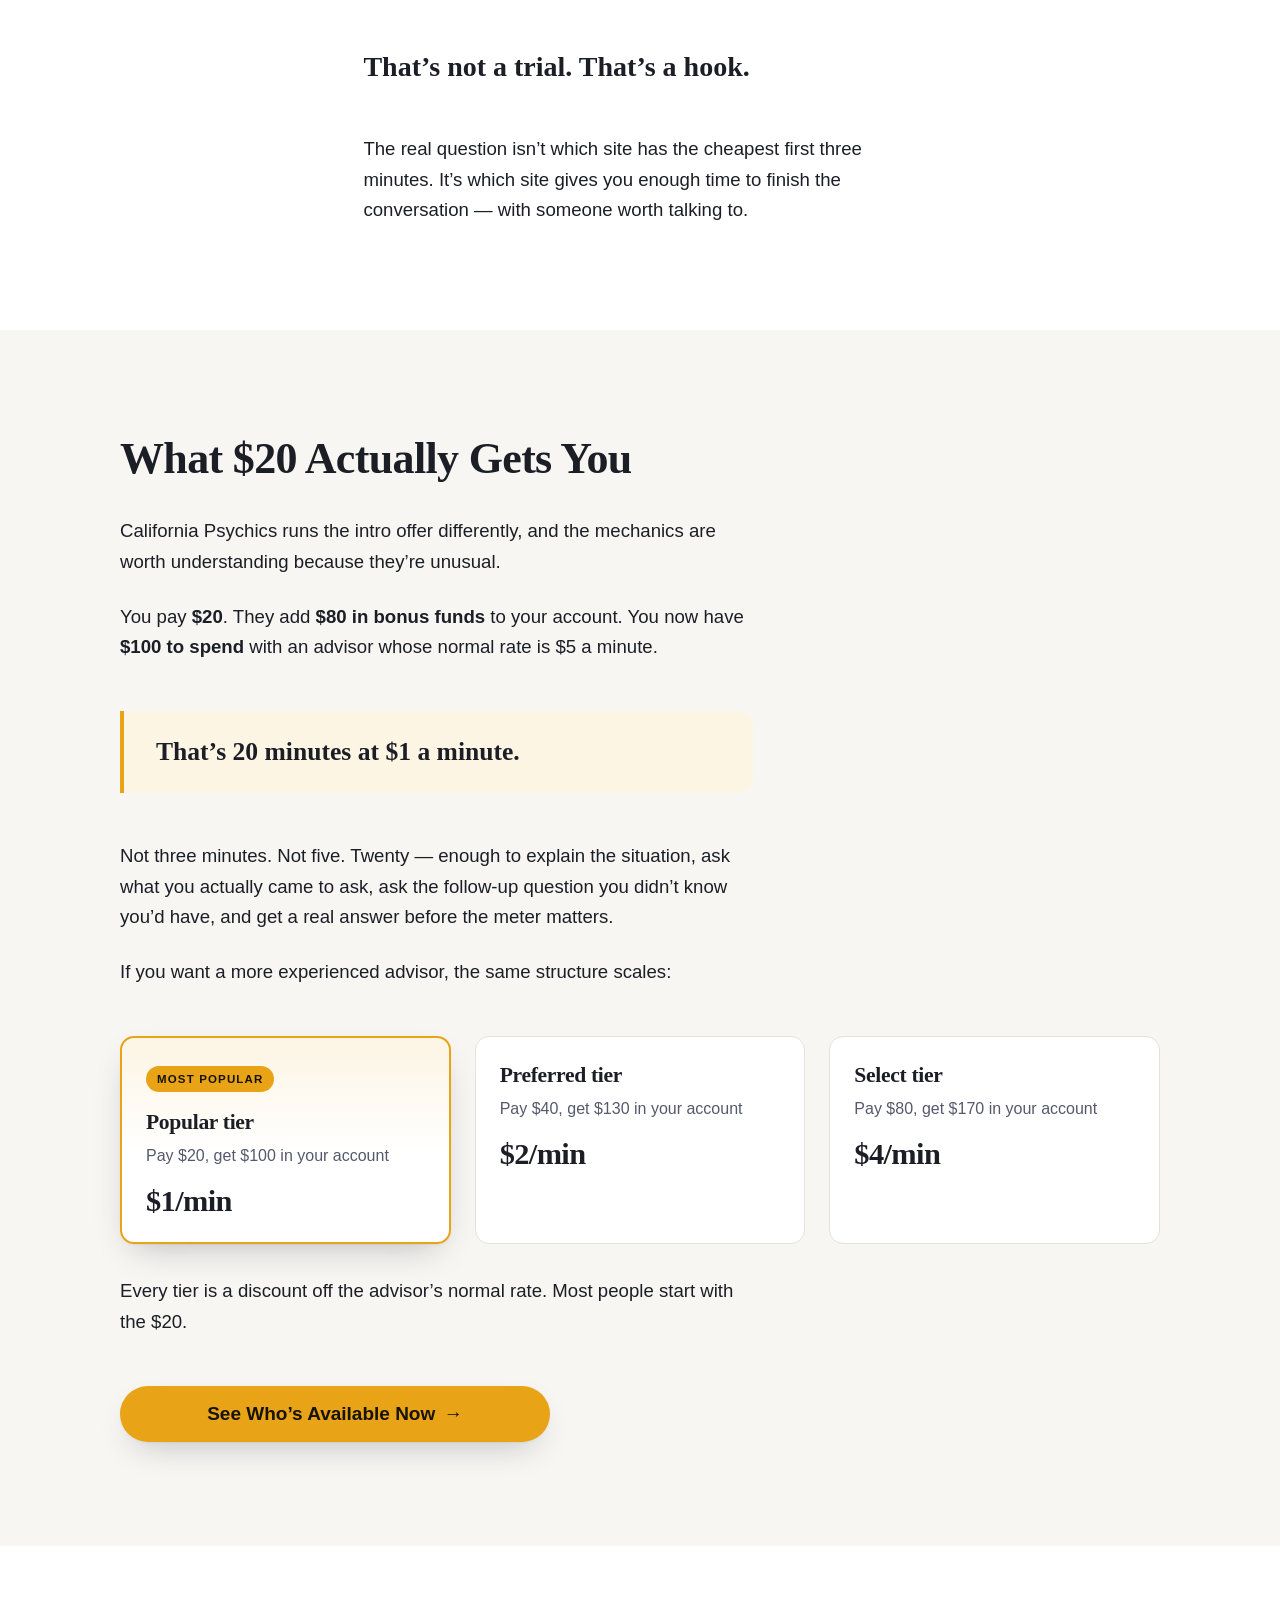
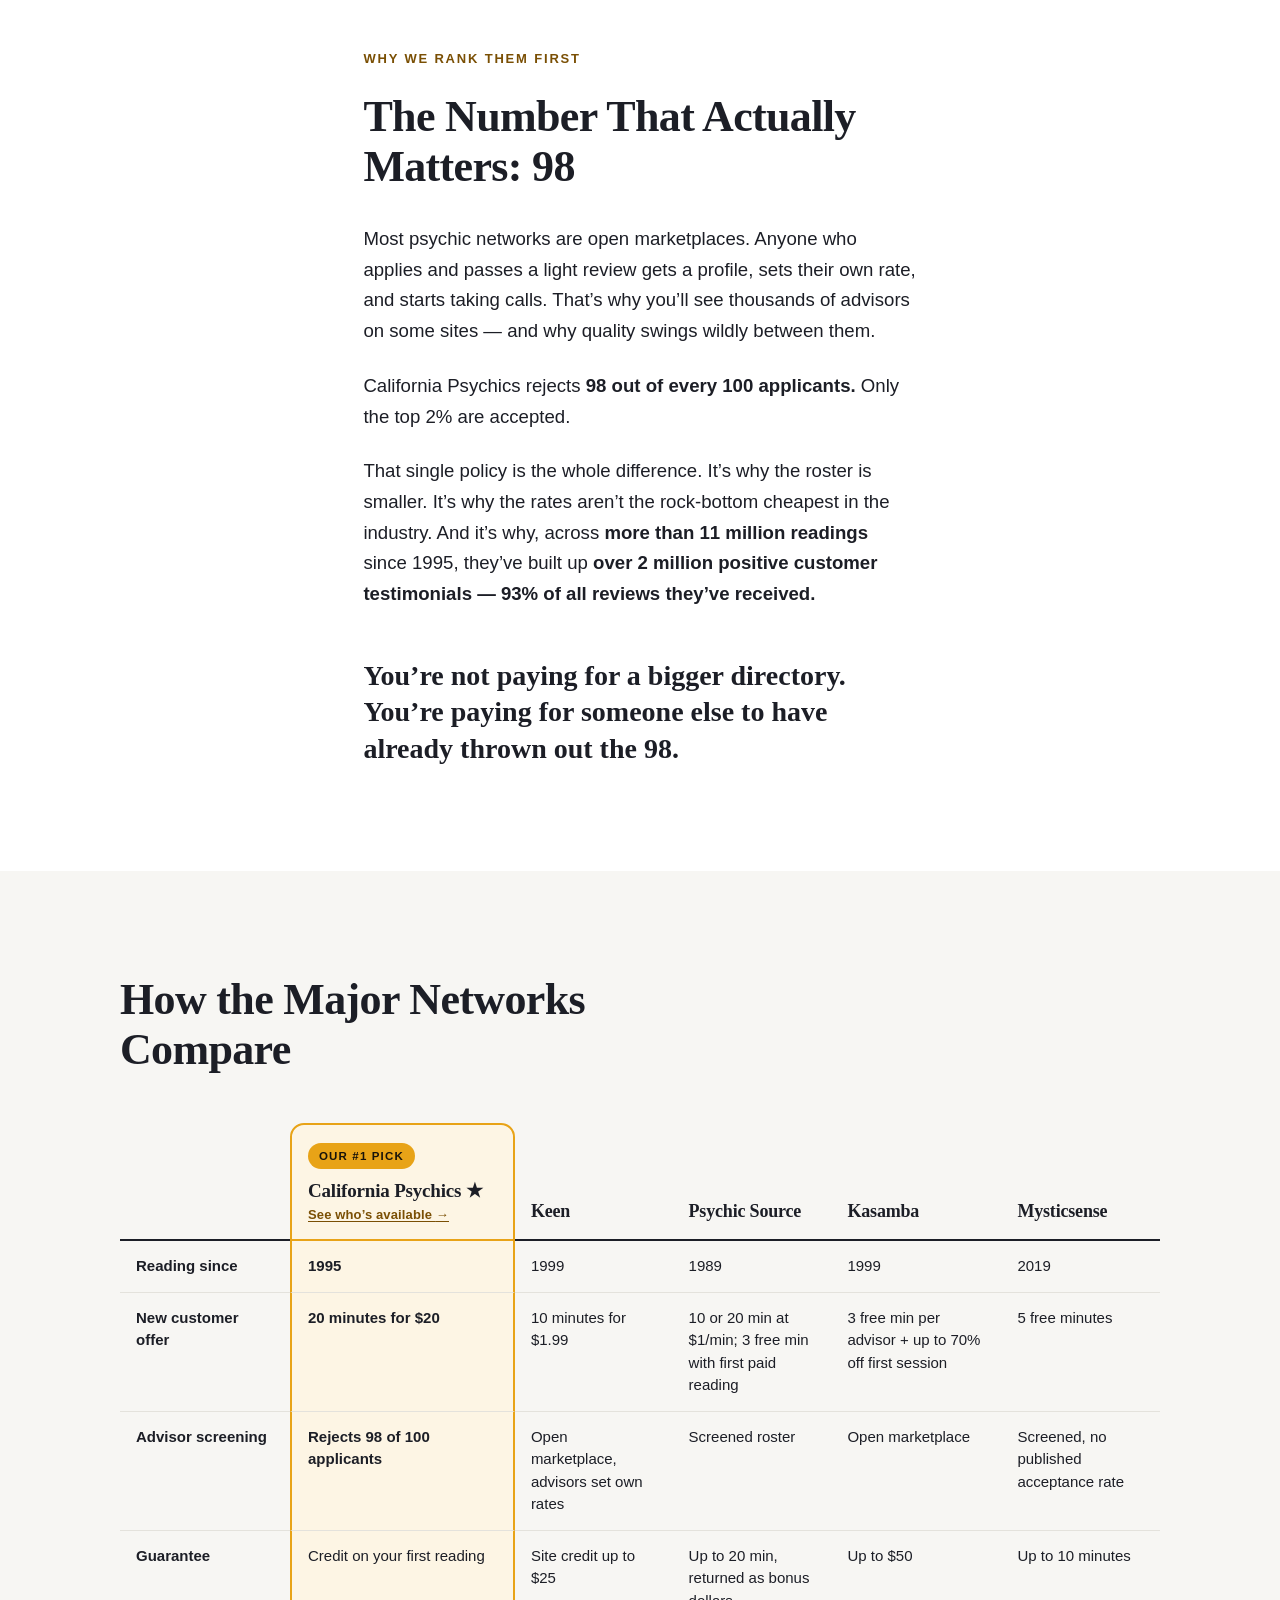
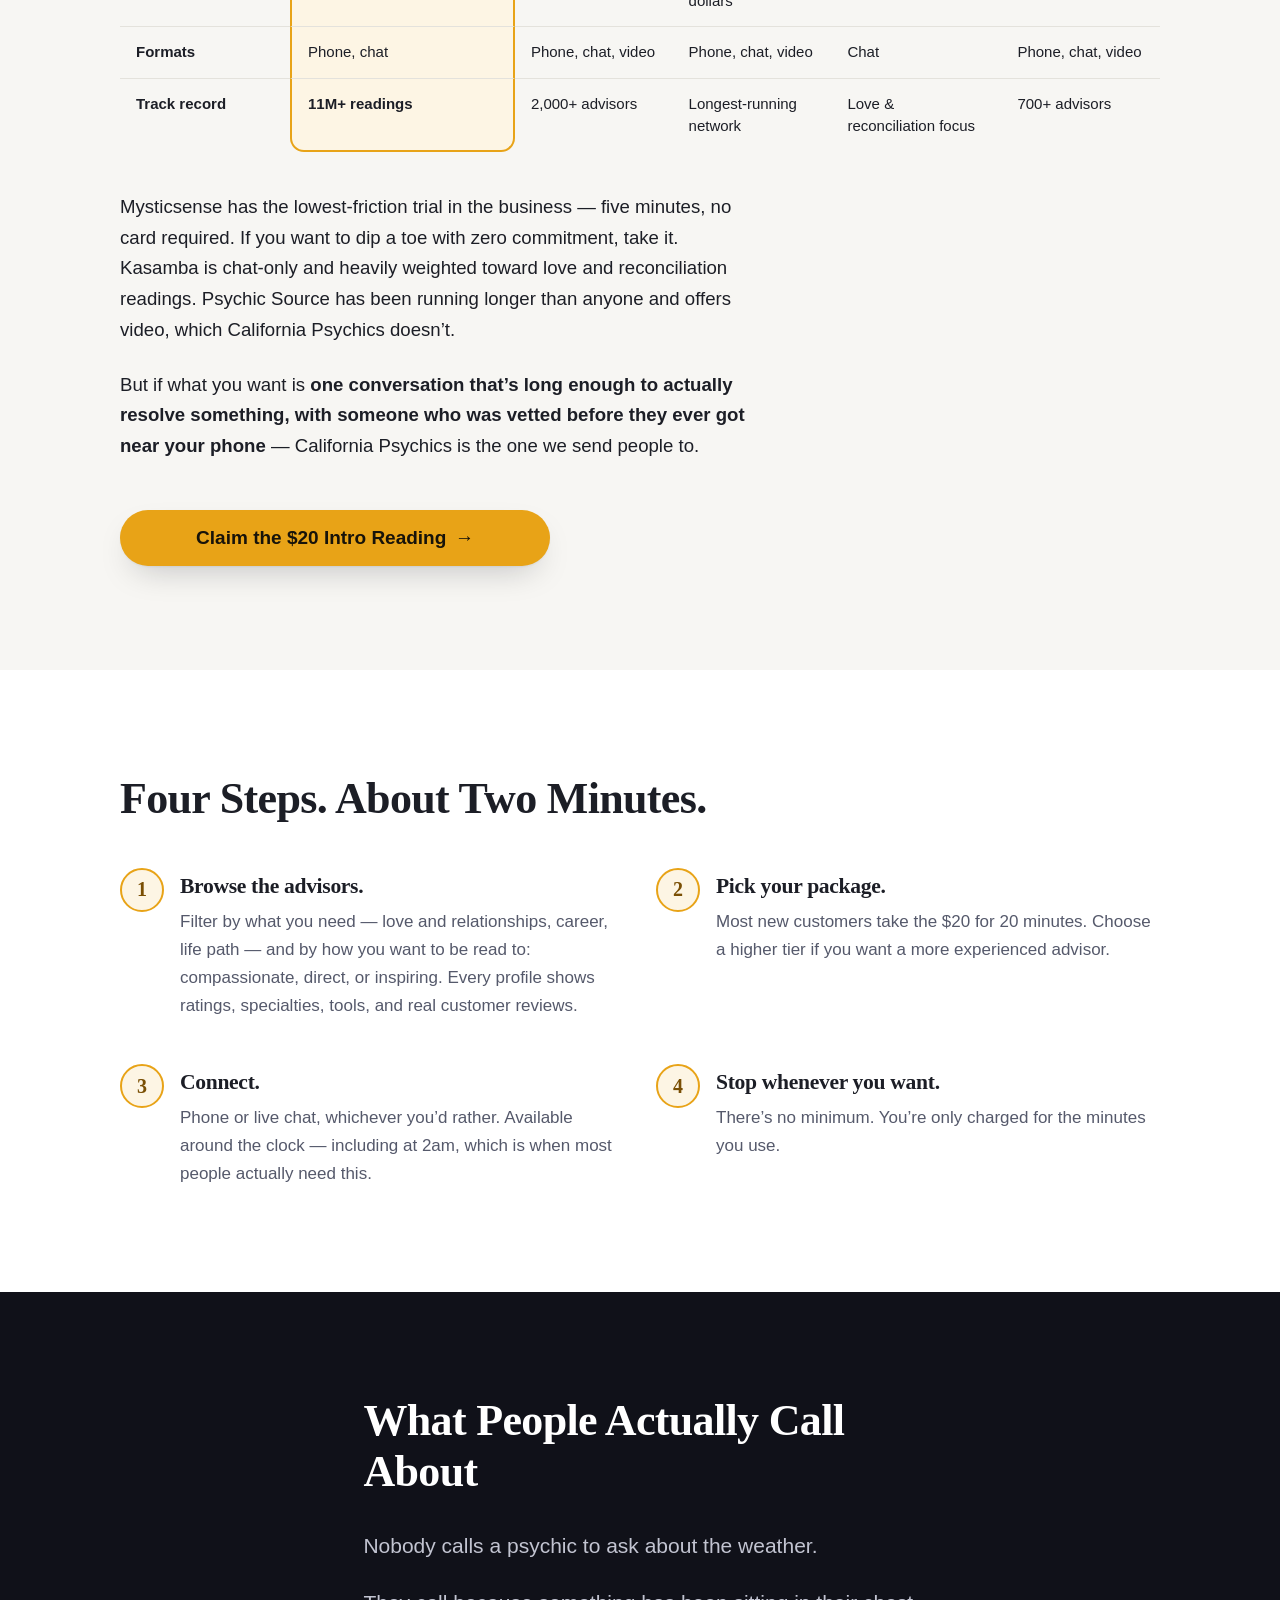
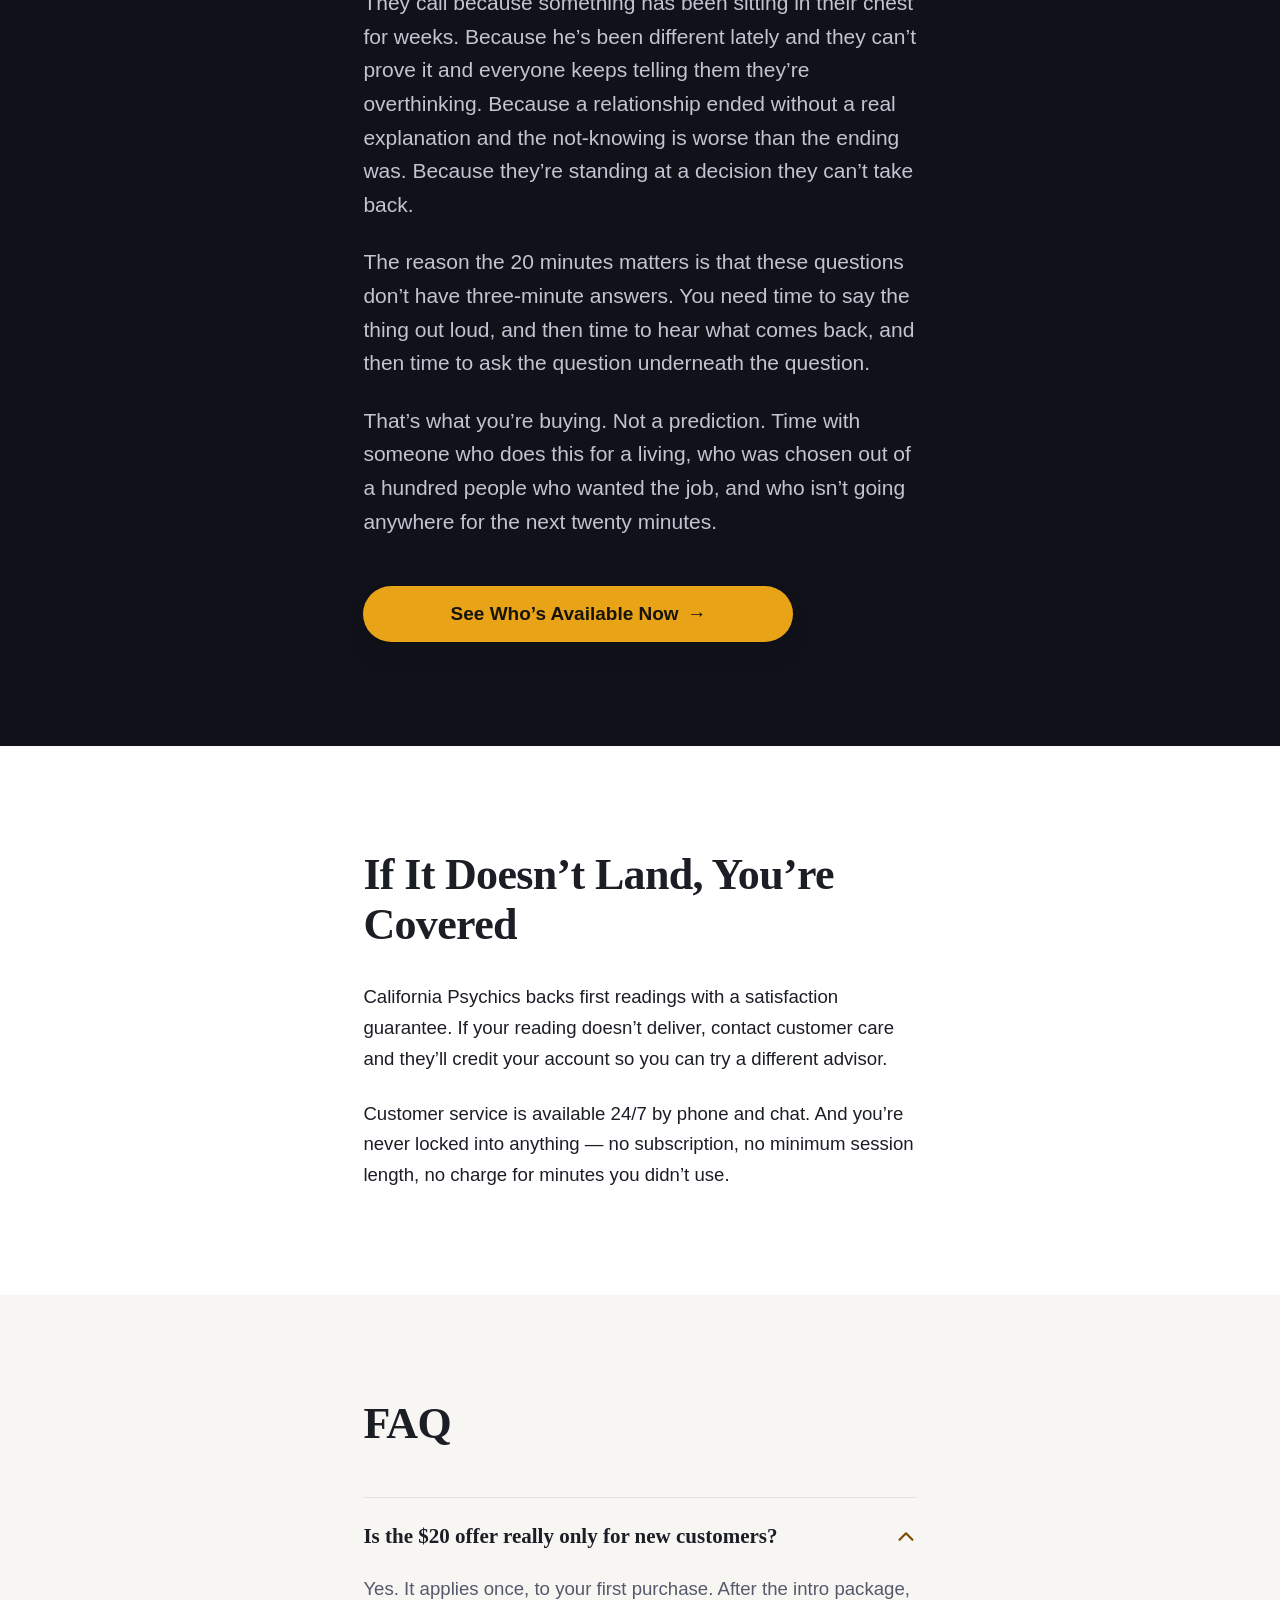
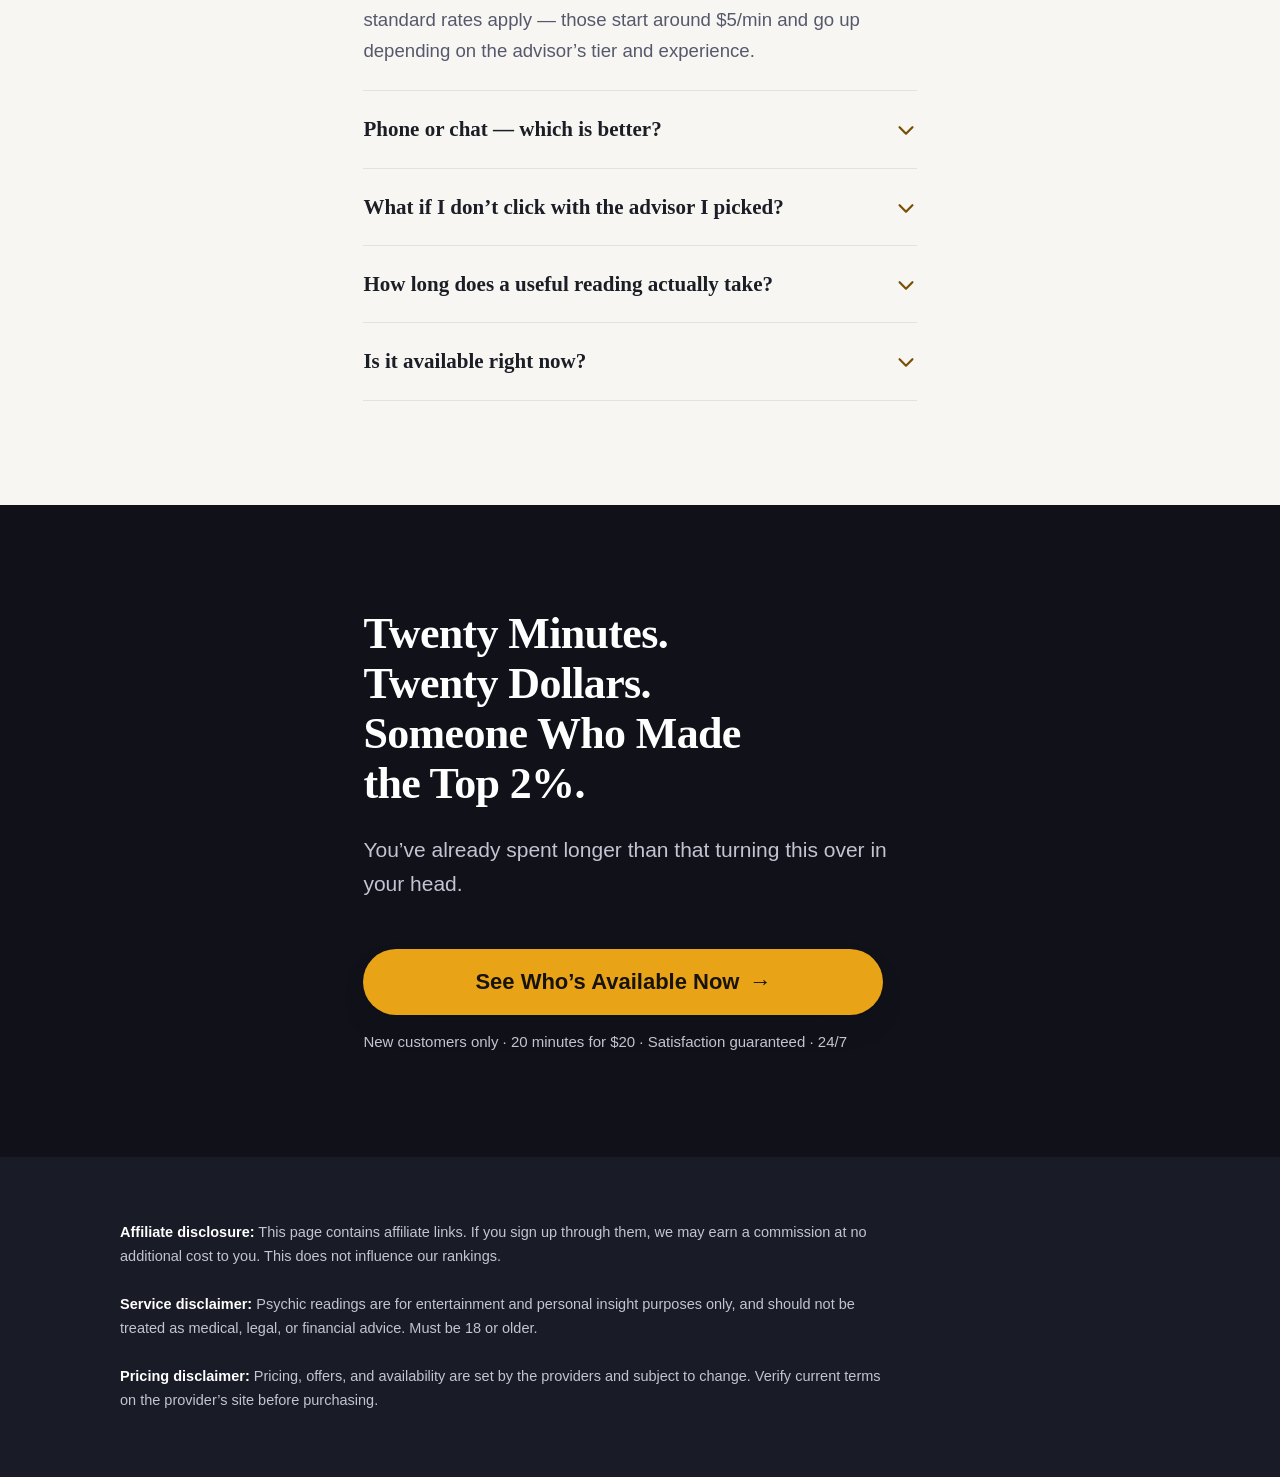
<file: california-psychics/index.html>
<!DOCTYPE html>
<html lang="en">
<head>
<meta charset="utf-8">
<meta name="viewport" content="width=device-width, initial-scale=1">
<title>California Psychics Review 2026 — 20 Minutes for $20, and How the Major Networks Compare</title>
<meta name="description" content="Most psychic networks give you 3 free minutes. California Psychics gives new customers 20 minutes for $20 with an advisor from the top 2% of applicants. See how the major networks compare on offers, screening, and guarantees.">
<meta name="theme-color" content="#101119">
<meta property="og:type" content="website">
<meta property="og:site_name" content="Psychictopia">
<meta property="og:locale" content="en_US">
<meta property="og:title" content="Everyone Else Gives You 3 Free Minutes. California Psychics Gives You 20 for $20.">
<meta property="og:description" content="Twenty full minutes with an advisor who made it through a screening process that rejects 98 out of every 100 applicants. See how the major psychic networks compare.">
<meta name="twitter:card" content="summary">
<meta name="twitter:title" content="Everyone Else Gives You 3 Free Minutes. California Psychics Gives You 20 for $20.">
<meta name="twitter:description" content="Twenty full minutes with an advisor who made it through a screening process that rejects 98 out of every 100 applicants. See how the major psychic networks compare.">
<style>
/* ============================================================
   TOKENS
   ============================================================ */
:root{
  /* colour */
  --ink:#101119;              /* near-black, indigo cast */
  --ink-soft:#191b26;
  --ink-line:rgba(255,255,255,.14);
  --paper:#ffffff;
  --paper-tint:#f7f6f3;       /* very slightly warm alternate */
  --text:#1c1e26;             /* 16.6:1 on paper */
  --text-muted:#55596b;       /* 6.9:1 on paper  */
  --text-invert:#f4f4f7;
  --text-invert-muted:#c2c4d1;/* 10.4:1 on ink   */
  --accent:#e8a317;           /* warm amber      */
  --accent-hi:#f4b737;
  --accent-deep:#7a4f04;      /* 7.1:1 on paper  */
  --accent-wash:#fdf5e4;
  --line:#e4e2dc;
  --btn-text:#17130a;         /* 7.7:1 on amber  */
  --focus:#1c1e26;

  /* shape */
  --radius:14px;
  --radius-sm:8px;
  --shadow:0 1px 2px rgba(16,17,25,.05), 0 14px 34px -14px rgba(16,17,25,.28);

  /* 8px spacing scale */
  --s1:4px; --s2:8px; --s3:16px; --s4:24px; --s5:32px;
  --s6:48px; --s7:64px; --s8:96px;

  /* type */
  --font-body:-apple-system,BlinkMacSystemFont,"Segoe UI",Roboto,"Helvetica Neue",Arial,sans-serif;
  --font-display:ui-serif,Georgia,"Iowan Old Style","Times New Roman",serif;
  --measure:34em;             /* ~68 characters */
  --section-y:clamp(56px,11vw,104px);
  --sticky-h:74px;
}

/* ============================================================
   BASE
   ============================================================ */
*,*::before,*::after{box-sizing:border-box}
html{-webkit-text-size-adjust:100%}
body{
  margin:0;
  /* Dark so the space reserved for the sticky bar reads as an extension
     of the footer rather than a stray white strip. */
  background:var(--ink-soft);
  color:var(--text);
  font-family:var(--font-body);
  font-size:clamp(17px,1.02rem + .18vw,19px);
  line-height:1.65;
  -webkit-font-smoothing:antialiased;
  text-rendering:optimizeLegibility;
}
/* Space reserved up front for the sticky bar so nothing shifts when it appears. */
@media (max-width:767px){
  body{padding-bottom:calc(var(--sticky-h) + env(safe-area-inset-bottom,0px))}
}
h1,h2,h3{font-family:var(--font-display);font-weight:700;letter-spacing:-.015em;margin:0}
h1{font-size:clamp(2.05rem,7.4vw,4.1rem);line-height:1.06;letter-spacing:-.025em}
h2{font-size:clamp(1.65rem,5vw,2.75rem);line-height:1.14}
h3{font-size:clamp(1.15rem,2.6vw,1.35rem);line-height:1.3}
p{margin:0 0 var(--s4)}
p:last-child{margin-bottom:0}
strong{font-weight:700}
a{color:var(--accent-deep)}
:focus-visible{outline:3px solid var(--focus);outline-offset:3px;border-radius:3px}
.sr-only{position:absolute;width:1px;height:1px;padding:0;margin:-1px;overflow:hidden;clip:rect(0 0 0 0);white-space:nowrap;border:0}
.skip{position:absolute;left:var(--s3);top:-100px;z-index:100;background:var(--ink);color:var(--text-invert);padding:12px 18px;border-radius:var(--radius-sm);text-decoration:none;font-weight:700}
.skip:focus{top:var(--s3)}

/* ============================================================
   LAYOUT
   ============================================================ */
main{background:var(--paper)}
.wrap{width:100%;max-width:1120px;margin:0 auto;padding-left:clamp(20px,5vw,40px);padding-right:clamp(20px,5vw,40px)}
.narrow{max-width:var(--measure)}
section{padding-top:var(--section-y);padding-bottom:var(--section-y)}
.tint{background:var(--paper-tint)}
.on-dark{background:var(--ink);color:var(--text-invert);--focus:#f7c65a}
.on-dark h1,.on-dark h2{color:#fff}
.eyebrow{
  font-size:13px;line-height:1.4;font-weight:700;letter-spacing:.14em;text-transform:uppercase;
  color:var(--accent);margin:0 0 var(--s4)
}
.eyebrow--light{color:var(--accent-deep)}
.lede{font-size:clamp(18px,1.06rem + .35vw,21px);line-height:1.6;color:var(--text-muted)}
.on-dark .lede{color:var(--text-invert-muted)}
.on-dark .lede strong{color:#fff}
.stack>*+*{margin-top:var(--s4)}

/* ============================================================
   BUTTONS
   ============================================================ */
.btn{
  display:inline-flex;align-items:center;justify-content:center;gap:.45em;
  width:100%;max-width:430px;min-height:56px;padding:15px 26px;
  background:var(--accent);color:var(--btn-text);
  font:700 clamp(17px,3.9vw,19px)/1.25 var(--font-body);
  text-decoration:none;text-align:center;border-radius:999px;
  box-shadow:var(--shadow);
  transition:background-color .18s ease,transform .18s ease;
}
.btn:hover{background:var(--accent-hi)}
.btn:active{transform:translateY(1px)}
.btn--xl{min-height:66px;padding:19px 32px;font-size:clamp(18px,4.4vw,22px);max-width:520px}
.cta-block{margin-top:var(--s6)}
.cta-note{margin:var(--s3) 0 0;font-size:15px;line-height:1.5;color:var(--text-muted)}
.on-dark .cta-note{color:var(--text-invert-muted)}

/* ============================================================
   HERO
   ============================================================ */
.hero{padding-top:clamp(48px,10vw,88px);padding-bottom:clamp(56px,11vw,96px)}
.hero h1{margin-bottom:var(--s5)}
.hero .lede{max-width:var(--measure)}
@media (min-width:900px){
  .hero h1{font-size:clamp(3rem,4.9vw,4.1rem);max-width:16ch}
}

/* ============================================================
   TRUST BAR
   ============================================================ */
.trust{padding-top:var(--s6);padding-bottom:var(--s6);border-bottom:1px solid var(--line)}
.stats{list-style:none;margin:0;padding:0;display:grid;grid-template-columns:repeat(2,1fr);gap:var(--s5) var(--s4)}
@media (min-width:768px){.stats{grid-template-columns:repeat(4,1fr)}}
.stat-num{display:block;font-family:var(--font-display);font-weight:700;font-size:clamp(2rem,7vw,2.75rem);line-height:1.05;letter-spacing:-.02em;color:var(--text)}
.stat-label{display:block;margin-top:var(--s2);font-size:12.5px;line-height:1.4;font-weight:700;letter-spacing:.1em;text-transform:uppercase;color:var(--text-muted)}

/* ============================================================
   CALLOUT / PULL
   ============================================================ */
.pull{
  font-family:var(--font-display);font-size:clamp(1.3rem,4.4vw,1.75rem);line-height:1.3;
  font-weight:700;color:var(--text);margin:var(--s6) 0
}
.callout{
  margin:var(--s6) 0;padding:var(--s4) var(--s4) var(--s4) var(--s5);
  border-left:4px solid var(--accent);background:var(--accent-wash);
  border-radius:0 var(--radius) var(--radius) 0;
  font-family:var(--font-display);font-size:clamp(1.25rem,4.2vw,1.6rem);line-height:1.32;font-weight:700
}

/* ============================================================
   PRICING TIERS
   ============================================================ */
.tiers{display:grid;gap:var(--s3);margin:var(--s6) 0 var(--s5);list-style:none;padding:0}
@media (min-width:768px){.tiers{grid-template-columns:repeat(3,1fr);gap:var(--s4)}}
.tier{
  position:relative;background:var(--paper);border:1px solid var(--line);
  border-radius:var(--radius);padding:var(--s4)
}
.tier--pop{border:2px solid var(--accent);box-shadow:var(--shadow);background:linear-gradient(180deg,var(--accent-wash),var(--paper) 58%)}
.tier .badge{
  display:inline-block;margin-bottom:var(--s3);padding:5px 11px;border-radius:999px;
  background:var(--accent);color:var(--btn-text);
  font-size:11.5px;font-weight:800;letter-spacing:.1em;text-transform:uppercase;line-height:1.4
}
.tier h3{margin-bottom:var(--s2)}
.tier-line{margin:0;color:var(--text-muted);font-size:16px;line-height:1.55}
.tier-rate{
  display:block;margin-top:var(--s3);font-family:var(--font-display);font-weight:700;
  font-size:clamp(1.5rem,5vw,1.9rem);line-height:1.1;color:var(--text);letter-spacing:-.02em
}

/* ============================================================
   COMPARISON — desktop table
   ============================================================ */
.cmp-wrap{display:none;margin:var(--s6) 0 var(--s5)}
.cmp-cards{display:grid;gap:var(--s3);margin:var(--s6) 0 var(--s5)}
@media (min-width:900px){
  .cmp-wrap{display:block;overflow-x:auto;-webkit-overflow-scrolling:touch;padding-bottom:var(--s2)}
  .cmp-cards{display:none}
}
.cmp{border-collapse:separate;border-spacing:0;width:100%;min-width:860px;font-size:15px;line-height:1.5}
.cmp th,.cmp td{padding:14px 16px;text-align:left;vertical-align:top;border-bottom:1px solid var(--line)}
.cmp thead th,.cmp thead td{border-bottom:2px solid var(--text);vertical-align:bottom;font-size:16px}
.cmp thead th{font-family:var(--font-display);font-size:18px;letter-spacing:-.01em}
.cmp th[scope="row"]{
  position:sticky;left:0;z-index:2;background:var(--paper-tint);
  width:170px;min-width:170px;font-weight:700;color:var(--text)
}
.cmp .cmp-corner{position:sticky;left:0;z-index:2;background:var(--paper-tint);border-bottom:2px solid var(--text)}
.cmp tbody tr:last-child th,.cmp tbody tr:last-child td{border-bottom:0}
.cmp .pick{background:var(--accent-wash);border-left:2px solid var(--accent);border-right:2px solid var(--accent)}
.cmp thead .pick{border-top:2px solid var(--accent);border-bottom-color:var(--accent);border-radius:var(--radius) var(--radius) 0 0;padding-top:var(--s3);min-width:222px}
.cmp tbody tr:last-child .pick{border-bottom:2px solid var(--accent);border-radius:0 0 var(--radius) var(--radius)}
.ribbon{
  display:inline-block;margin-bottom:var(--s2);padding:5px 11px;border-radius:999px;
  background:var(--accent);color:var(--btn-text);
  font:800 11.5px/1.4 var(--font-body);letter-spacing:.1em;text-transform:uppercase
}
.cmp-brand{
  display:flex;flex-direction:column;justify-content:center;min-height:48px;
  font-family:var(--font-display);font-size:19px;font-weight:700;color:var(--text);text-decoration:none
}
.cmp-brand .nm{display:block;line-height:1.25}
.cmp-brand .go{display:block;margin-top:3px;font:600 13px/1.4 var(--font-body);letter-spacing:.01em;color:var(--accent-deep);text-decoration:underline;text-underline-offset:2px}
a.cmp-brand:hover .go{color:var(--text)}
.cmp .best{font-weight:700}

/* ============================================================
   COMPARISON — mobile cards
   ============================================================ */
.cmp-card{background:var(--paper);border:1px solid var(--line);border-radius:var(--radius);padding:var(--s4)}
.cmp-card--pick{border:2px solid var(--accent);box-shadow:var(--shadow);background:linear-gradient(180deg,var(--accent-wash),var(--paper) 40%)}
.cmp-card h3{margin-bottom:var(--s3)}
.cmp-card dl{margin:0;display:grid;gap:var(--s3)}
.cmp-card dl>div{display:grid;gap:2px;padding-bottom:var(--s3);border-bottom:1px solid var(--line)}
.cmp-card dl>div:last-child{padding-bottom:0;border-bottom:0}
.cmp-card dt{font-size:12.5px;font-weight:700;letter-spacing:.09em;text-transform:uppercase;color:var(--text-muted)}
.cmp-card dd{margin:0;font-size:16.5px;line-height:1.5}
.cmp-card--pick dd{font-weight:600}

/* ============================================================
   STEPS
   ============================================================ */
.steps{list-style:none;counter-reset:step;margin:var(--s6) 0 0;padding:0;display:grid;gap:var(--s5)}
@media (min-width:900px){.steps{grid-template-columns:repeat(2,1fr);gap:var(--s6) var(--s5)}}
.steps li{position:relative;padding-left:60px;counter-increment:step}
.steps li::before{
  content:counter(step);position:absolute;left:0;top:-4px;
  width:44px;height:44px;display:grid;place-items:center;border-radius:50%;
  background:var(--accent-wash);border:2px solid var(--accent);
  font-family:var(--font-display);font-weight:700;font-size:20px;color:var(--accent-deep)
}
.steps h3{margin-bottom:var(--s2)}
.steps p{margin:0;color:var(--text-muted);font-size:17px}

/* ============================================================
   FAQ
   ============================================================ */
.faq-list{margin-top:var(--s6);border-top:1px solid var(--line)}
.faq-list details{border-bottom:1px solid var(--line)}
.faq-list summary{
  display:flex;align-items:flex-start;justify-content:space-between;gap:var(--s4);
  list-style:none;cursor:pointer;padding:var(--s4) 0;min-height:48px;
  font-family:var(--font-display);font-weight:700;font-size:clamp(18px,2.6vw,21px);line-height:1.35
}
.faq-list summary::-webkit-details-marker{display:none}
.faq-list summary:hover{color:var(--accent-deep)}
.chev{flex:0 0 auto;width:22px;height:22px;margin-top:4px;color:var(--accent-deep);transition:transform .2s ease}
details[open]>summary .chev{transform:rotate(180deg)}
.faq-list .answer{margin:0;padding:0 0 var(--s4);color:var(--text-muted);max-width:var(--measure)}

/* ============================================================
   FINAL + FOOTER
   ============================================================ */
.final{text-align:left}
.final h2{max-width:20ch}
.final .lede{margin-top:var(--s4)}
.site-footer{background:var(--ink-soft);color:var(--text-invert-muted);padding:var(--s7) 0 var(--s7)}
.disclosures{display:grid;gap:var(--s4);max-width:74ch}
.disclosures p{margin:0;font-size:14.5px;line-height:1.65}
.disclosures strong{color:#fff}

/* ============================================================
   STICKY MOBILE BAR
   ============================================================ */
.sticky{
  position:fixed;left:0;right:0;bottom:0;z-index:60;display:none;align-items:center;gap:var(--s3);
  padding:11px clamp(14px,4vw,20px);padding-bottom:calc(11px + env(safe-area-inset-bottom,0px));
  background:#0d0e15;border-top:1px solid var(--ink-line);
  box-shadow:0 -8px 24px rgba(0,0,0,.35);
  transform:translateY(110%);opacity:0;visibility:hidden;
  transition:transform .24s ease,opacity .24s ease,visibility .24s ease;
  --focus:#f7c65a;
}
@media (max-width:767px){.sticky{display:flex}}
.sticky.is-visible{transform:none;opacity:1;visibility:visible}
.sticky-label{flex:1 1 auto;color:#fff;font-weight:700;font-size:16px;line-height:1.25}
.sticky .btn{width:auto;max-width:none;flex:0 0 auto;min-height:48px;padding:12px 20px;font-size:16px;box-shadow:none}

/* ============================================================
   MOTION
   ============================================================ */
@media (prefers-reduced-motion:reduce){
  *,*::before,*::after{
    transition-duration:.001ms !important;
    animation-duration:.001ms !important;
    animation-iteration-count:1 !important;
    scroll-behavior:auto !important;
  }
}
</style>
</head>
<body>
<a class="skip" href="#main">Skip to content</a>

<main id="main">

  <!-- ============ SECTION 1 — HERO ============ -->
  <section class="hero on-dark" id="hero">
    <div class="wrap">
      <p class="eyebrow">Online Psychic Networks, Ranked · Updated August 2026</p>
      <h1>Everyone Else Gives You 3 Free Minutes. That’s Not a Reading. That’s a Sales Call.</h1>
      <p class="lede">California Psychics gives you <strong>20 full minutes for $20</strong> — with an advisor who made it through a screening process that rejects 98 out of every 100 people who apply. Long enough to actually ask your question. And hear the answer.</p>
      <div class="cta-block">
        <a class="btn" href="https://REPLACE-ME.example.com/offer" rel="noopener sponsored" data-cta="hero">See Who’s Available Now <span aria-hidden="true">→</span></a>
        <p class="cta-note">New customers only · Phone or chat · Available 24/7</p>
      </div>
    </div>
  </section>

  <!-- ============ SECTION 2 — TRUST BAR ============ -->
  <section class="trust" aria-label="California Psychics at a glance">
    <div class="wrap">
      <ul class="stats">
        <li><span class="stat-num">1995</span><span class="stat-label">Reading since</span></li>
        <li><span class="stat-num">11M+</span><span class="stat-label">Readings given</span></li>
        <li><span class="stat-num">2%</span><span class="stat-label">Of applicants accepted</span></li>
        <li><span class="stat-num">24/7</span><span class="stat-label">Someone’s always on</span></li>
      </ul>
    </div>
  </section>

  <!-- ============ SECTION 3 — THE PROBLEM ============ -->
  <section aria-labelledby="problem-h">
    <div class="wrap narrow">
      <h2 id="problem-h">The Free-Minutes Trap</h2>
      <div class="stack" style="margin-top:var(--s5)">
        <p>Here’s how it works everywhere else.</p>
        <p>You’re anxious. It’s late. You want an answer. You find a site offering <strong>3 free minutes</strong> — or 5, or 10 if you’re lucky. You sign up, pick someone from a wall of faces, and start typing.</p>
        <p>Three minutes is roughly the time it takes to explain your situation. You’ve barely finished the backstory when the meter starts. Now you’re paying $5, $8, sometimes $15 a minute — and you still haven’t gotten to the actual question.</p>
        <p>So you either hang up with nothing, or you spend $60 finding out whether this person is any good.</p>
      </div>
      <p class="pull">That’s not a trial. That’s a hook.</p>
      <p>The real question isn’t which site has the cheapest first three minutes. It’s which site gives you enough time to finish the conversation — with someone worth talking to.</p>
    </div>
  </section>

  <!-- ============ SECTION 4 — THE OFFER, EXPLAINED ============ -->
  <section class="tint" aria-labelledby="offer-h">
    <div class="wrap">
      <div class="narrow">
        <h2 id="offer-h">What $20 Actually Gets You</h2>
        <div class="stack" style="margin-top:var(--s5)">
          <p>California Psychics runs the intro offer differently, and the mechanics are worth understanding because they’re unusual.</p>
          <p>You pay <strong>$20</strong>. They add <strong>$80 in bonus funds</strong> to your account. You now have <strong>$100 to spend</strong> with an advisor whose normal rate is $5 a minute.</p>
        </div>
        <p class="callout">That’s 20 minutes at $1 a minute.</p>
        <p>Not three minutes. Not five. Twenty — enough to explain the situation, ask what you actually came to ask, ask the follow-up question you didn’t know you’d have, and get a real answer before the meter matters.</p>
        <p style="margin-top:var(--s4)">If you want a more experienced advisor, the same structure scales:</p>
      </div>

      <ul class="tiers">
        <li class="tier tier--pop">
          <span class="badge">Most popular</span>
          <h3>Popular tier</h3>
          <p class="tier-line">Pay $20, get $100 in your account</p>
          <span class="tier-rate">$1/min</span>
        </li>
        <li class="tier">
          <h3>Preferred tier</h3>
          <p class="tier-line">Pay $40, get $130 in your account</p>
          <span class="tier-rate">$2/min</span>
        </li>
        <li class="tier">
          <h3>Select tier</h3>
          <p class="tier-line">Pay $80, get $170 in your account</p>
          <span class="tier-rate">$4/min</span>
        </li>
      </ul>

      <div class="narrow">
        <p>Every tier is a discount off the advisor’s normal rate. Most people start with the $20.</p>
        <div class="cta-block">
          <a class="btn" href="https://REPLACE-ME.example.com/offer" rel="noopener sponsored" data-cta="offer">See Who’s Available Now <span aria-hidden="true">→</span></a>
        </div>
      </div>
    </div>
  </section>

  <!-- ============ SECTION 5 — WHY WE RANK THEM FIRST ============ -->
  <section aria-labelledby="screening-h">
    <div class="wrap narrow">
      <p class="eyebrow eyebrow--light">Why we rank them first</p>
      <h2 id="screening-h">The Number That Actually Matters: 98</h2>
      <div class="stack" style="margin-top:var(--s5)">
        <p>Most psychic networks are open marketplaces. Anyone who applies and passes a light review gets a profile, sets their own rate, and starts taking calls. That’s why you’ll see thousands of advisors on some sites — and why quality swings wildly between them.</p>
        <p>California Psychics rejects <strong>98 out of every 100 applicants.</strong> Only the top 2% are accepted.</p>
        <p>That single policy is the whole difference. It’s why the roster is smaller. It’s why the rates aren’t the rock-bottom cheapest in the industry. And it’s why, across <strong>more than 11 million readings</strong> since 1995, they’ve built up <strong>over 2 million positive customer testimonials — 93% of all reviews they’ve received.</strong></p>
      </div>
      <p class="pull">You’re not paying for a bigger directory. You’re paying for someone else to have already thrown out the 98.</p>
    </div>
  </section>

  <!-- ============ SECTION 6 — THE COMPARISON ============ -->
  <section class="tint" aria-labelledby="compare-h">
    <div class="wrap">
      <div class="narrow">
        <h2 id="compare-h">How the Major Networks Compare</h2>
      </div>

      <!-- Desktop (>=900px): semantic table, sticky row labels, highlighted CP column -->
      <div class="cmp-wrap">
        <table class="cmp">
          <caption class="sr-only">Major online psychic networks compared on launch year, new customer offer, advisor screening, guarantee, formats, and track record.</caption>
          <thead>
            <tr>
              <td class="cmp-corner"><span class="sr-only">Feature</span></td>
              <th scope="col" class="pick">
                <span class="ribbon">Our #1 Pick</span>
                <a class="cmp-brand" href="https://REPLACE-ME.example.com/offer" rel="noopener sponsored" data-cta="comparison-table"><span class="nm">California Psychics <span aria-hidden="true">★</span></span><span class="go">See who’s available <span aria-hidden="true">→</span></span></a>
              </th>
              <th scope="col">Keen</th>
              <th scope="col">Psychic Source</th>
              <th scope="col">Kasamba</th>
              <th scope="col">Mysticsense</th>
            </tr>
          </thead>
          <tbody>
            <tr>
              <th scope="row">Reading since</th>
              <td class="pick best">1995</td>
              <td>1999</td>
              <td>1989</td>
              <td>1999</td>
              <td>2019</td>
            </tr>
            <tr>
              <th scope="row">New customer offer</th>
              <td class="pick best">20 minutes for $20</td>
              <td>10 minutes for $1.99</td>
              <td>10 or 20 min at $1/min; 3 free min with first paid reading</td>
              <td>3 free min per advisor + up to 70% off first session</td>
              <td>5 free minutes</td>
            </tr>
            <tr>
              <th scope="row">Advisor screening</th>
              <td class="pick best">Rejects 98 of 100 applicants</td>
              <td>Open marketplace, advisors set own rates</td>
              <td>Screened roster</td>
              <td>Open marketplace</td>
              <td>Screened, no published acceptance rate</td>
            </tr>
            <tr>
              <th scope="row">Guarantee</th>
              <td class="pick">Credit on your first reading</td>
              <td>Site credit up to $25</td>
              <td>Up to 20 min, returned as bonus dollars</td>
              <td>Up to $50</td>
              <td>Up to 10 minutes</td>
            </tr>
            <tr>
              <th scope="row">Formats</th>
              <td class="pick">Phone, chat</td>
              <td>Phone, chat, video</td>
              <td>Phone, chat, video</td>
              <td>Chat</td>
              <td>Phone, chat, video</td>
            </tr>
            <tr>
              <th scope="row">Track record</th>
              <td class="pick best">11M+ readings</td>
              <td>2,000+ advisors</td>
              <td>Longest-running network</td>
              <td>Love &amp; reconciliation focus</td>
              <td>700+ advisors</td>
            </tr>
          </tbody>
        </table>
      </div>

      <!-- Mobile (<900px): same data, one card per network, no horizontal scroll -->
      <div class="cmp-cards">
        <article class="cmp-card cmp-card--pick">
          <span class="ribbon">Our #1 Pick</span>
          <h3><a class="cmp-brand" href="https://REPLACE-ME.example.com/offer" rel="noopener sponsored" data-cta="comparison-table"><span class="nm">California Psychics <span aria-hidden="true">★</span></span><span class="go">See who’s available <span aria-hidden="true">→</span></span></a></h3>
          <dl>
            <div><dt>Reading since</dt><dd>1995</dd></div>
            <div><dt>New customer offer</dt><dd>20 minutes for $20</dd></div>
            <div><dt>Advisor screening</dt><dd>Rejects 98 of 100 applicants</dd></div>
            <div><dt>Guarantee</dt><dd>Credit on your first reading</dd></div>
            <div><dt>Formats</dt><dd>Phone, chat</dd></div>
            <div><dt>Track record</dt><dd>11M+ readings</dd></div>
          </dl>
        </article>
        <article class="cmp-card">
          <h3>Keen</h3>
          <dl>
            <div><dt>Reading since</dt><dd>1999</dd></div>
            <div><dt>New customer offer</dt><dd>10 minutes for $1.99</dd></div>
            <div><dt>Advisor screening</dt><dd>Open marketplace, advisors set own rates</dd></div>
            <div><dt>Guarantee</dt><dd>Site credit up to $25</dd></div>
            <div><dt>Formats</dt><dd>Phone, chat, video</dd></div>
            <div><dt>Track record</dt><dd>2,000+ advisors</dd></div>
          </dl>
        </article>
        <article class="cmp-card">
          <h3>Psychic Source</h3>
          <dl>
            <div><dt>Reading since</dt><dd>1989</dd></div>
            <div><dt>New customer offer</dt><dd>10 or 20 min at $1/min; 3 free min with first paid reading</dd></div>
            <div><dt>Advisor screening</dt><dd>Screened roster</dd></div>
            <div><dt>Guarantee</dt><dd>Up to 20 min, returned as bonus dollars</dd></div>
            <div><dt>Formats</dt><dd>Phone, chat, video</dd></div>
            <div><dt>Track record</dt><dd>Longest-running network</dd></div>
          </dl>
        </article>
        <article class="cmp-card">
          <h3>Kasamba</h3>
          <dl>
            <div><dt>Reading since</dt><dd>1999</dd></div>
            <div><dt>New customer offer</dt><dd>3 free min per advisor + up to 70% off first session</dd></div>
            <div><dt>Advisor screening</dt><dd>Open marketplace</dd></div>
            <div><dt>Guarantee</dt><dd>Up to $50</dd></div>
            <div><dt>Formats</dt><dd>Chat</dd></div>
            <div><dt>Track record</dt><dd>Love &amp; reconciliation focus</dd></div>
          </dl>
        </article>
        <article class="cmp-card">
          <h3>Mysticsense</h3>
          <dl>
            <div><dt>Reading since</dt><dd>2019</dd></div>
            <div><dt>New customer offer</dt><dd>5 free minutes</dd></div>
            <div><dt>Advisor screening</dt><dd>Screened, no published acceptance rate</dd></div>
            <div><dt>Guarantee</dt><dd>Up to 10 minutes</dd></div>
            <div><dt>Formats</dt><dd>Phone, chat, video</dd></div>
            <div><dt>Track record</dt><dd>700+ advisors</dd></div>
          </dl>
        </article>
      </div>

      <div class="narrow stack">
        <p>Mysticsense has the lowest-friction trial in the business — five minutes, no card required. If you want to dip a toe with zero commitment, take it. Kasamba is chat-only and heavily weighted toward love and reconciliation readings. Psychic Source has been running longer than anyone and offers video, which California Psychics doesn’t.</p>
        <p>But if what you want is <strong>one conversation that’s long enough to actually resolve something, with someone who was vetted before they ever got near your phone</strong> — California Psychics is the one we send people to.</p>
      </div>
      <div class="narrow cta-block">
        <a class="btn" href="https://REPLACE-ME.example.com/offer" rel="noopener sponsored" data-cta="comparison">Claim the $20 Intro Reading <span aria-hidden="true">→</span></a>
      </div>
    </div>
  </section>

  <!-- ============ SECTION 7 — HOW IT WORKS ============ -->
  <section aria-labelledby="how-h">
    <div class="wrap">
      <div class="narrow">
        <h2 id="how-h">Four Steps. About Two Minutes.</h2>
      </div>
      <ol class="steps">
        <li>
          <h3>Browse the advisors.</h3>
          <p>Filter by what you need — love and relationships, career, life path — and by how you want to be read to: compassionate, direct, or inspiring. Every profile shows ratings, specialties, tools, and real customer reviews.</p>
        </li>
        <li>
          <h3>Pick your package.</h3>
          <p>Most new customers take the $20 for 20 minutes. Choose a higher tier if you want a more experienced advisor.</p>
        </li>
        <li>
          <h3>Connect.</h3>
          <p>Phone or live chat, whichever you’d rather. Available around the clock — including at 2am, which is when most people actually need this.</p>
        </li>
        <li>
          <h3>Stop whenever you want.</h3>
          <p>There’s no minimum. You’re only charged for the minutes you use.</p>
        </li>
      </ol>
    </div>
  </section>

  <!-- ============ SECTION 8 — THE EMOTIONAL SECTION ============ -->
  <section class="on-dark" aria-labelledby="why-h">
    <div class="wrap narrow">
      <h2 id="why-h">What People Actually Call About</h2>
      <div class="stack lede" style="margin-top:var(--s5)">
        <p>Nobody calls a psychic to ask about the weather.</p>
        <p>They call because something has been sitting in their chest for weeks. Because he’s been different lately and they can’t prove it and everyone keeps telling them they’re overthinking. Because a relationship ended without a real explanation and the not-knowing is worse than the ending was. Because they’re standing at a decision they can’t take back.</p>
        <p>The reason the 20 minutes matters is that these questions don’t have three-minute answers. You need time to say the thing out loud, and then time to hear what comes back, and then time to ask the question underneath the question.</p>
        <p>That’s what you’re buying. Not a prediction. Time with someone who does this for a living, who was chosen out of a hundred people who wanted the job, and who isn’t going anywhere for the next twenty minutes.</p>
      </div>
      <div class="cta-block">
        <a class="btn" href="https://REPLACE-ME.example.com/offer" rel="noopener sponsored" data-cta="emotional">See Who’s Available Now <span aria-hidden="true">→</span></a>
      </div>
    </div>
  </section>

  <!-- ============ SECTION 9 — RISK REVERSAL ============ -->
  <!--
    NOTE TO BUILD (from copy doc, §9): confirm exact guarantee window and credit cap
    with the affiliate manager before publishing this section. Do not state a specific
    number of hours or minutes until confirmed. No specific window is stated below.
  -->
  <section aria-labelledby="risk-h">
    <div class="wrap narrow">
      <h2 id="risk-h">If It Doesn’t Land, You’re Covered</h2>
      <div class="stack" style="margin-top:var(--s5)">
        <p>California Psychics backs first readings with a satisfaction guarantee. If your reading doesn’t deliver, contact customer care and they’ll credit your account so you can try a different advisor.</p>
        <p>Customer service is available 24/7 by phone and chat. And you’re never locked into anything — no subscription, no minimum session length, no charge for minutes you didn’t use.</p>
      </div>
    </div>
  </section>

  <!-- ============ SECTION 10 — FAQ ============ -->
  <section class="tint" aria-labelledby="faq-h">
    <div class="wrap narrow">
      <h2 id="faq-h">FAQ</h2>
      <div class="faq-list">
        <details open>
          <summary>Is the $20 offer really only for new customers?
            <svg class="chev" viewBox="0 0 24 24" fill="none" stroke="currentColor" stroke-width="2.4" stroke-linecap="round" stroke-linejoin="round" aria-hidden="true" focusable="false"><path d="M5 9l7 7 7-7"/></svg>
          </summary>
          <p class="answer">Yes. It applies once, to your first purchase. After the intro package, standard rates apply — those start around $5/min and go up depending on the advisor’s tier and experience.</p>
        </details>
        <details>
          <summary>Phone or chat — which is better?
            <svg class="chev" viewBox="0 0 24 24" fill="none" stroke="currentColor" stroke-width="2.4" stroke-linecap="round" stroke-linejoin="round" aria-hidden="true" focusable="false"><path d="M5 9l7 7 7-7"/></svg>
          </summary>
          <p class="answer">Chat gives you a transcript you can reread later, which matters more than people expect. Phone moves faster and feels more personal. California Psychics offers both; pick whichever you’d be more honest on.</p>
        </details>
        <details>
          <summary>What if I don’t click with the advisor I picked?
            <svg class="chev" viewBox="0 0 24 24" fill="none" stroke="currentColor" stroke-width="2.4" stroke-linecap="round" stroke-linejoin="round" aria-hidden="true" focusable="false"><path d="M5 9l7 7 7-7"/></svg>
          </summary>
          <p class="answer">Your $100 in account funds isn’t tied to one person. If it isn’t working, end the session — you’re only charged for minutes used — and try someone else. Between the remaining balance and the satisfaction guarantee, one bad match doesn’t cost you the offer.</p>
        </details>
        <details>
          <summary>How long does a useful reading actually take?
            <svg class="chev" viewBox="0 0 24 24" fill="none" stroke="currentColor" stroke-width="2.4" stroke-linecap="round" stroke-linejoin="round" aria-hidden="true" focusable="false"><path d="M5 9l7 7 7-7"/></svg>
          </summary>
          <p class="answer">Most people find 15–20 minutes is the sweet spot: long enough to get past setup and into the real question, short enough that you’re not paying for repetition. Which is exactly what the intro package covers.</p>
        </details>
        <details>
          <summary>Is it available right now?
            <svg class="chev" viewBox="0 0 24 24" fill="none" stroke="currentColor" stroke-width="2.4" stroke-linecap="round" stroke-linejoin="round" aria-hidden="true" focusable="false"><path d="M5 9l7 7 7-7"/></svg>
          </summary>
          <p class="answer">Advisors are online 24 hours a day. The browse page shows who’s available this minute.</p>
        </details>
      </div>
    </div>
  </section>

  <!-- ============ SECTION 11 — FINAL CTA ============ -->
  <section class="final on-dark" id="final-cta" aria-labelledby="final-h">
    <div class="wrap narrow">
      <h2 id="final-h">Twenty Minutes. Twenty Dollars. Someone Who Made the Top 2%.</h2>
      <p class="lede">You’ve already spent longer than that turning this over in your head.</p>
      <div class="cta-block">
        <a class="btn btn--xl" href="https://REPLACE-ME.example.com/offer" rel="noopener sponsored" data-cta="final">See Who’s Available Now <span aria-hidden="true">→</span></a>
        <p class="cta-note">New customers only · 20 minutes for $20 · Satisfaction guaranteed · 24/7</p>
      </div>
    </div>
  </section>

</main>

<!-- ============ FOOTER DISCLOSURES ============ -->
<footer class="site-footer">
  <div class="wrap">
    <div class="disclosures">
      <p><strong>Affiliate disclosure:</strong> This page contains affiliate links. If you sign up through them, we may earn a commission at no additional cost to you. This does not influence our rankings.</p>
      <p><strong>Service disclaimer:</strong> Psychic readings are for entertainment and personal insight purposes only, and should not be treated as medical, legal, or financial advice. Must be 18 or older.</p>
      <p><strong>Pricing disclaimer:</strong> Pricing, offers, and availability are set by the providers and subject to change. Verify current terms on the provider’s site before purchasing.</p>
    </div>
  </div>
</footer>

<!-- ============ STICKY MOBILE BAR ============ -->
<div class="sticky" id="sticky-bar">
  <span class="sticky-label">20 min for $20</span>
  <a class="btn" href="https://REPLACE-ME.example.com/offer" rel="noopener sponsored" data-cta="sticky">Get Started <span aria-hidden="true">→</span></a>
</div>

<script>
/* ------------------------------------------------------------------
   OFFER URL — single source of truth. Change it here and in the
   hardcoded href on every [data-cta] anchor (the no-JS fallback).
   ------------------------------------------------------------------ */
const OFFER_URL = "https://REPLACE-ME.example.com/offer";

/* Instrumentation hook. Called on click from every CTA with one of:
   hero | offer | comparison | comparison-table | emotional | final | sticky */
function trackCTA(location) {
  /* Pixel placeholder — drop the UET / Meta conversion event in here, e.g.
     window.uetq = window.uetq || [];
     window.uetq.push('event', 'outbound_click', { event_label: location });
     Deliberately a no-op: no pixel code ships in this file. */
}

(function () {
  "use strict";

  /* Append every incoming query param onto OFFER_URL, byte for byte.
     Raw string concatenation on purpose — URLSearchParams would re-encode
     values (spaces to "+", etc.) and tracking params must survive exactly
     as they arrived: subid, utm_*, msclkid, gclid, and anything custom. */
  function buildOfferUrl() {
    var incoming = window.location.search || "";
    if (incoming.charAt(0) === "?") incoming = incoming.slice(1);
    if (!incoming) return OFFER_URL;

    var hashAt = OFFER_URL.indexOf("#");
    var base = hashAt === -1 ? OFFER_URL : OFFER_URL.slice(0, hashAt);
    var hash = hashAt === -1 ? "" : OFFER_URL.slice(hashAt);

    var sep;
    if (base.indexOf("?") === -1) {
      sep = "?";                                   // no query yet
    } else if (/[?&]$/.test(base)) {
      sep = "";                                    // already ends in ? or &
    } else {
      sep = "&";                                   // existing params
    }
    return base + sep + incoming + hash;
  }

  function applyOfferUrl() {
    var href = buildOfferUrl();
    var links = document.querySelectorAll("[data-cta]");
    for (var i = 0; i < links.length; i++) {
      links[i].setAttribute("href", href);
    }
  }

  /* Sticky bar: visible once the hero has scrolled out, hidden again
     when the final CTA is on screen. IntersectionObserver, no scroll handler. */
  function initStickyBar() {
    var bar = document.getElementById("sticky-bar");
    var hero = document.getElementById("hero");
    var final = document.getElementById("final-cta");
    if (!bar || !hero || !final) return;

    if (!("IntersectionObserver" in window)) {
      bar.classList.add("is-visible");
      return;
    }

    var pastHero = false;
    var finalInView = false;

    function sync() {
      bar.classList.toggle("is-visible", pastHero && !finalInView);
    }

    new IntersectionObserver(function (entries) {
      pastHero = !entries[0].isIntersecting;
      sync();
    }, { threshold: 0 }).observe(hero);

    new IntersectionObserver(function (entries) {
      finalInView = entries[0].isIntersecting;
      sync();
    }, { threshold: 0 }).observe(final);
  }

  /* One delegated, capture-phase listener so it fires before navigation. */
  document.addEventListener("click", function (e) {
    var el = e.target;
    if (!el || typeof el.closest !== "function") return;
    var cta = el.closest("[data-cta]");
    if (cta) trackCTA(cta.getAttribute("data-cta"));
  }, true);

  function init() {
    applyOfferUrl();
    initStickyBar();
  }

  if (document.readyState === "loading") {
    document.addEventListener("DOMContentLoaded", init);
  } else {
    init();
  }
})();
</script>
</body>
</html>
</file>
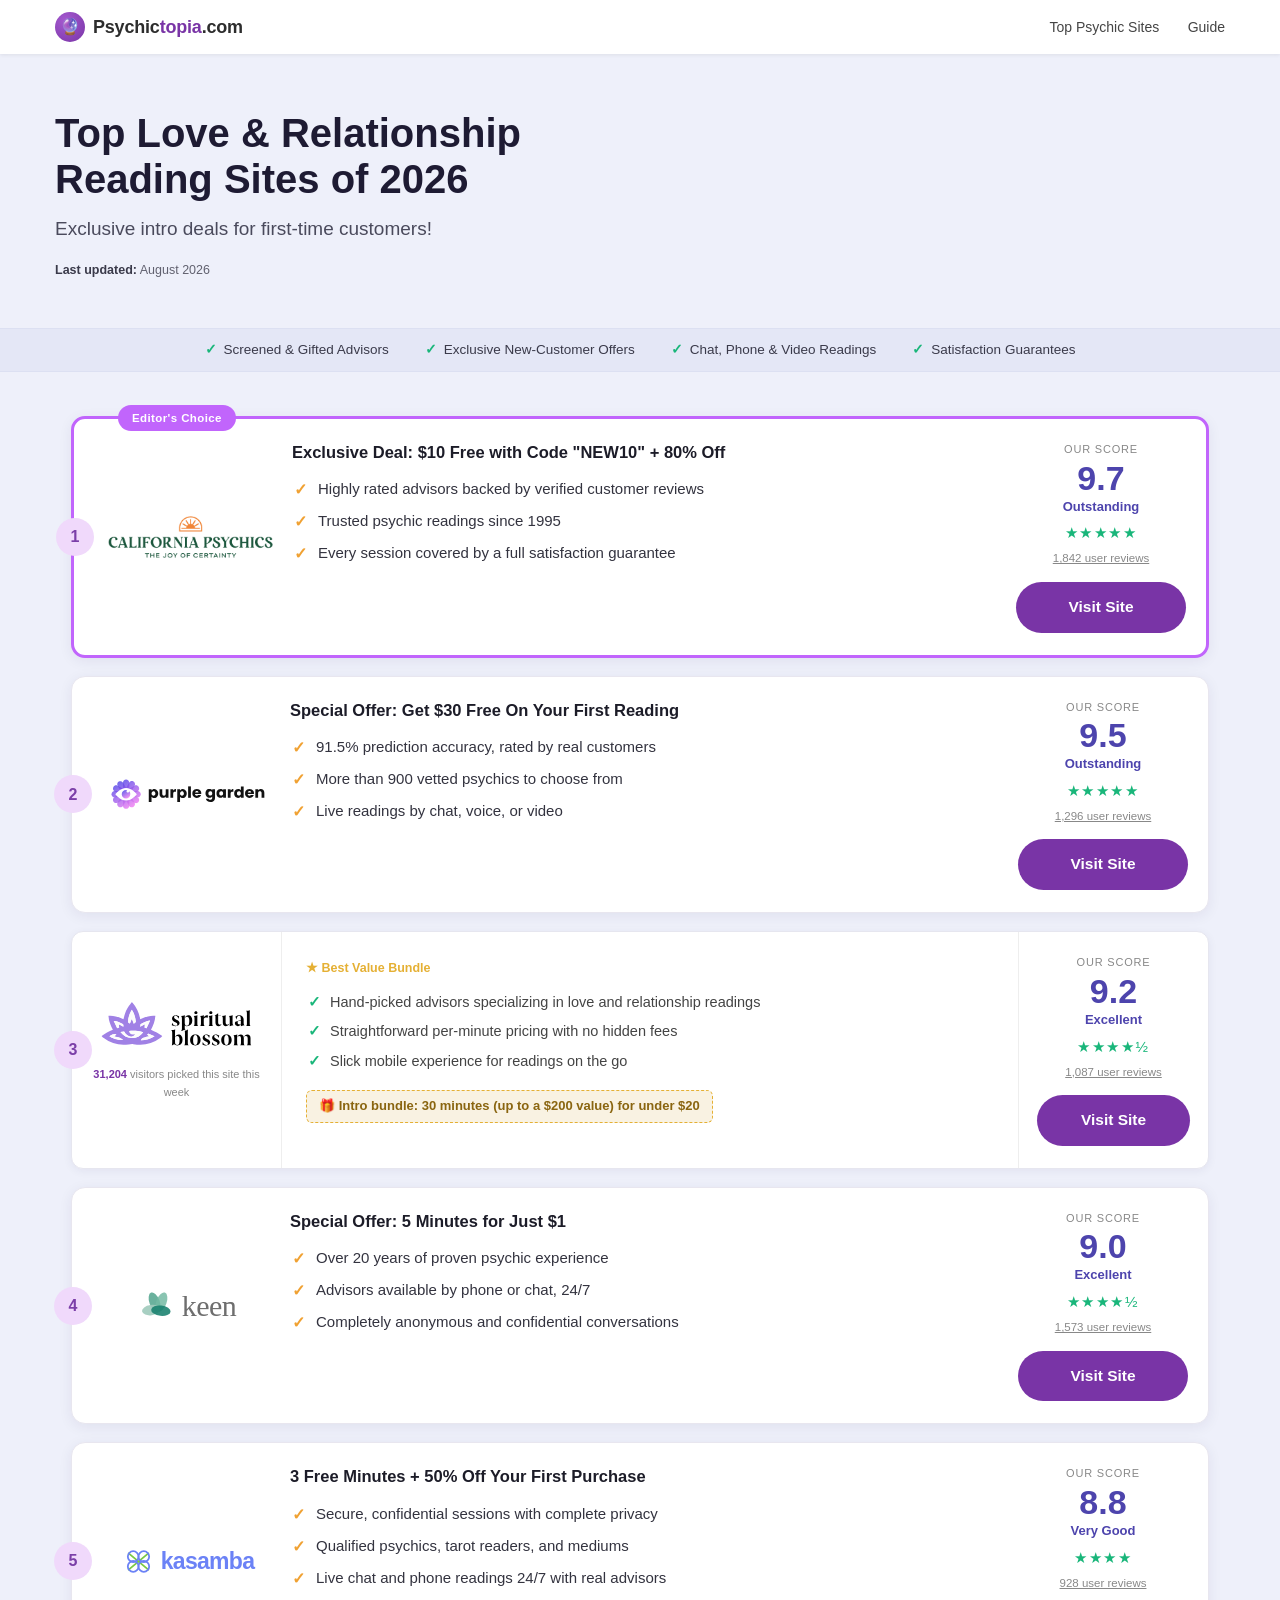
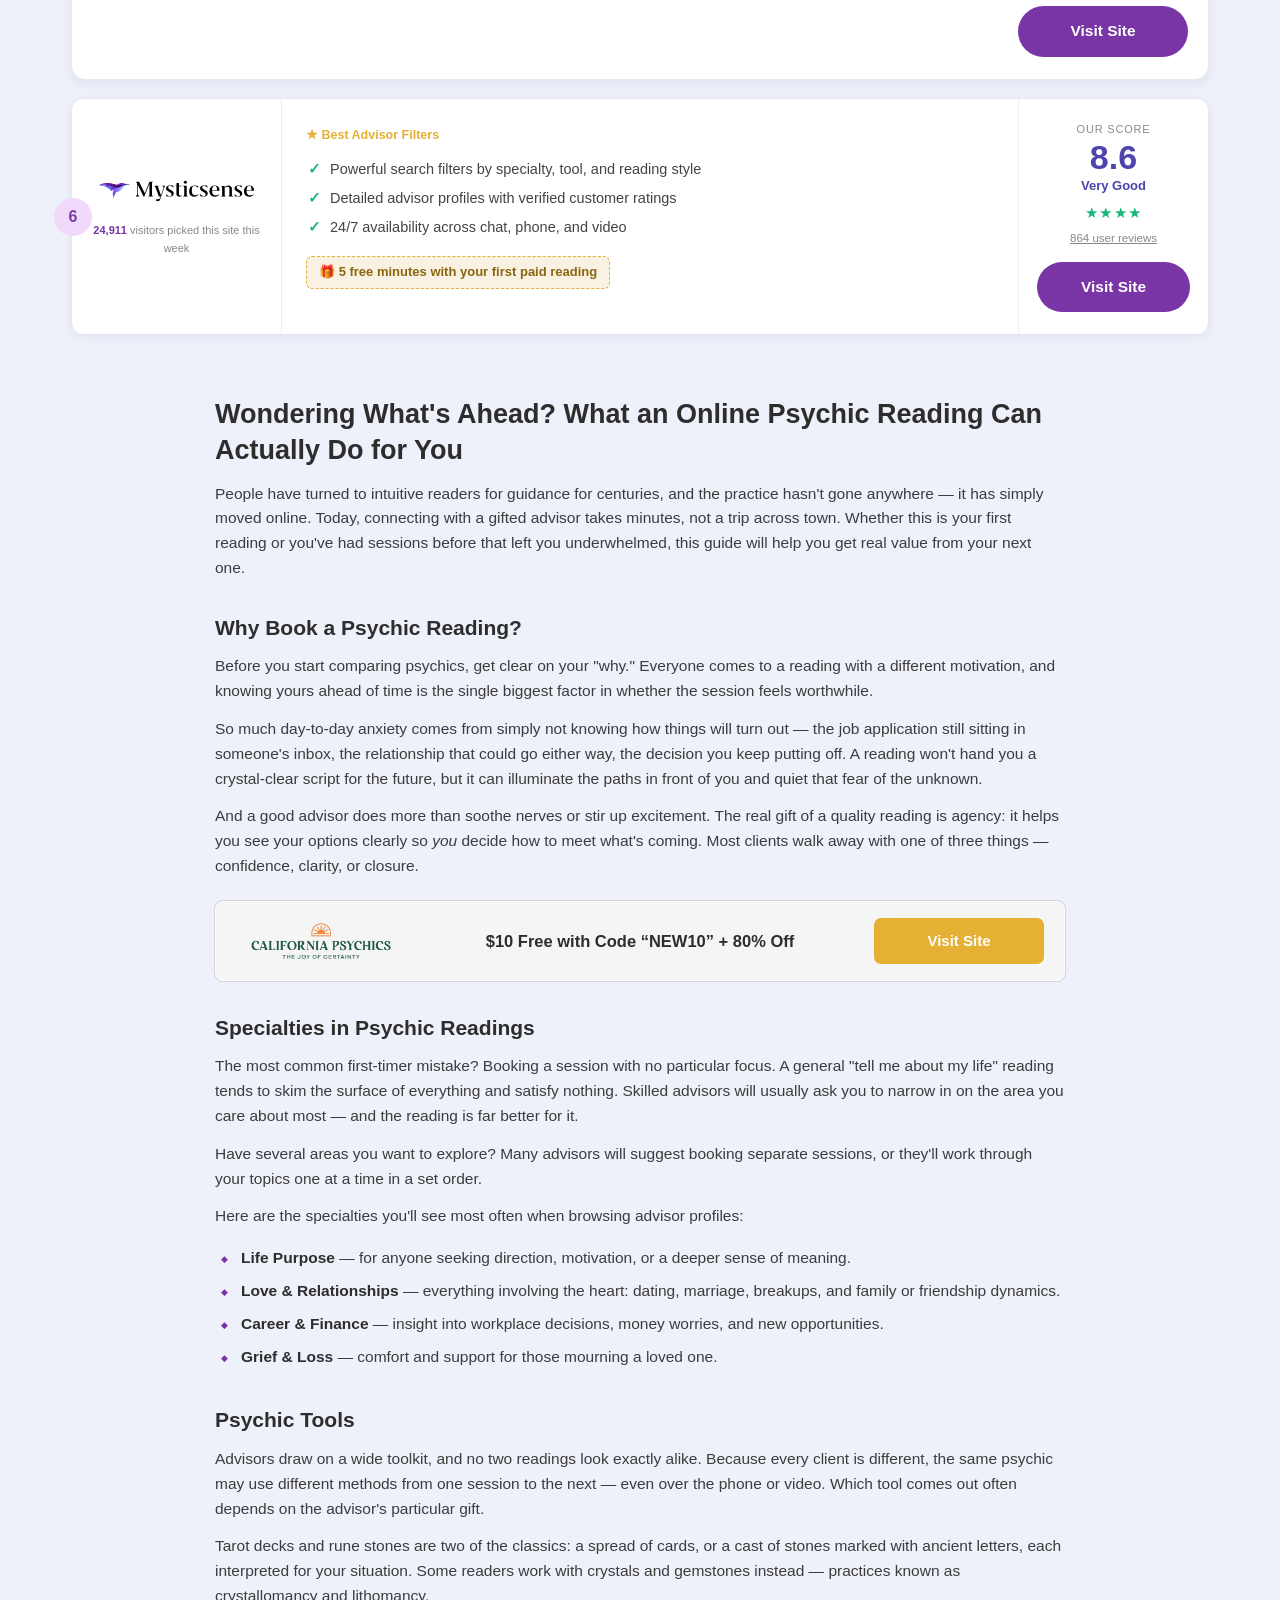
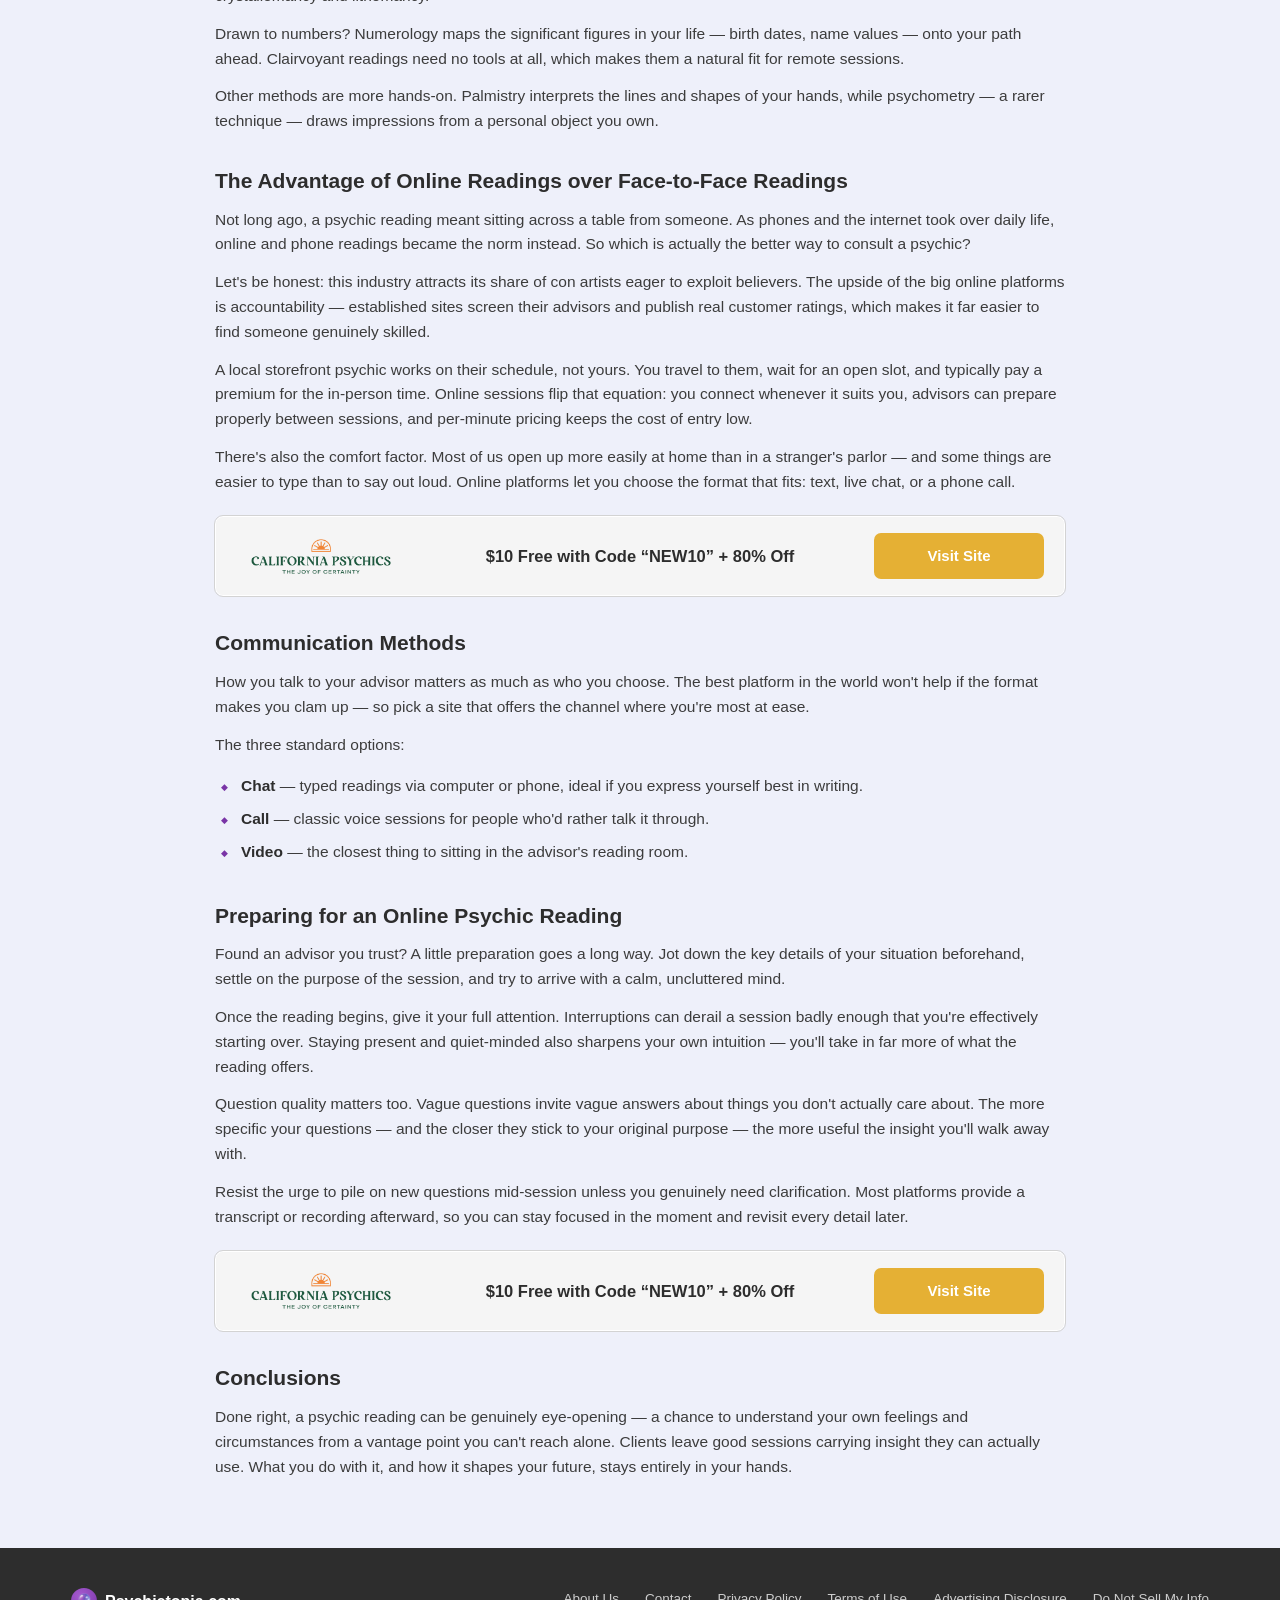
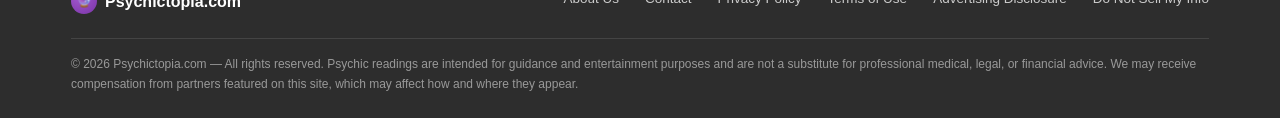
<file: love-relationships/index.html>
<!DOCTYPE html>
<html lang="en">
<head>
<meta charset="UTF-8">
<meta name="viewport" content="width=device-width, initial-scale=1.0">
<title>Psychictopia.com — 2026's Best Psychic Reading Services</title>
<meta name="description" content="Compare 2026's top-rated online psychic reading services side by side, with exclusive intro offers for new customers.">
<!-- Microsoft Advertising UET tag -->
<script>(function(w,d,t,u,o){w[u]=w[u]||[],o.ts=(new Date).getTime();var n=d.createElement(t); n.src="https://bat.bing.net/bat.js?ti="+o.ti+("uetq"!=u?"&q="+u:""),n.async=1, n.onload=n.onreadystatechange=function(){var s=this.readyState;s&&"loaded"!==s&&"complete"!==s||( o.q=w[u],w[u]=new UET(o),w[u].push("pageLoad"),n.onload=n.onreadystatechange=null)}; var i=d.getElementsByTagName(t)[0];i.parentNode.insertBefore(n,i); })(window,document,"script","uetq",{ti:"271011563", enableAutoSpaTracking: true});</script>
<!-- Microsoft Advertising conversion goal: outbound_click -->
<script>
function uet_report_conversion() {
    window.uetq = window.uetq || [];
    window.uetq.push('event', 'outbound_click', {});
}
/* Fire on any CTA: partner buttons, in-content promo buttons, partner logos
   and the sticky call bar. Delegated and in the capture phase so it runs
   before navigation, and keeps working after ClickFlare rewrites the hrefs.
   No client-side dedup — the Bing goal is configured to count uniques. */
(function () {
    var CTA = '.visit-btn, .b-btn, .logo-link, .cp-logo, .pg-logo, .keen-logo, .kasamba-logo, .call-bar';
    document.addEventListener('click', function (e) {
        var t = e.target;
        if (t && t.closest && t.closest(CTA)) uet_report_conversion();
    }, true);
})();
</script>
<!-- Microsoft Clarity -->
<script type="text/javascript">
    (function(c,l,a,r,i,t,y){
        c[a]=c[a]||function(){(c[a].q=c[a].q||[]).push(arguments)};
        t=l.createElement(r);t.async=1;t.src="https://www.clarity.ms/tag/"+i;
        y=l.getElementsByTagName(r)[0];y.parentNode.insertBefore(t,y);
    })(window, document, "clarity", "script", "xtrt93abcd");
</script>
<style>
  :root {
    --purple: #7934a6;
    --purple-hover: #552575;
    --rating-bg: #4d44ad;
    --editor-badge: #c165fc;
    --first-border: rgb(193,101,252);
    --gold: #e5b034;
    --gold-hover: #e5a000;
    --tp-green: #19b67a;
    --dark-strip: #2c3137;
    --footer-bg: #2d2d2d;
    --sidebar-bg: #e8e8e8;
    --text: #2d2d2d;
    --line: #d3d3d3;
    --light: #f5f5f5;
    --page-bg: #eef0fa;
  }
  * { margin: 0; padding: 0; box-sizing: border-box; }
  body {
    font-family: -apple-system, BlinkMacSystemFont, 'Segoe UI', Roboto, Arial, sans-serif;
    color: var(--text);
    background: var(--page-bg);
    line-height: 1.6;
    font-size: 16px;
  }
  a { color: var(--purple); }
  .wrap { max-width: 1170px; margin: 0 auto; padding: 0 16px; }

  /* ===== Nav bar ===== */
  .navbar { background: #fff; box-shadow: 0 1px 4px rgba(0,0,0,.08); position: relative; z-index: 5; }
  .navbar-inner { display: flex; align-items: center; justify-content: space-between; padding: 12px 0; }
  .logo { display: flex; align-items: center; gap: 8px; text-decoration: none; }
  .logo .mark {
    width: 30px; height: 30px; border-radius: 50%;
    background: radial-gradient(circle at 35% 30%, #a55ad0, var(--purple));
    color: #fff; display: flex; align-items: center; justify-content: center;
    font-size: 16px;
  }
  .logo .name { font-weight: 800; font-size: 18px; color: var(--text); letter-spacing: -.2px; }
  .logo .name span { color: var(--purple); }
  .navlinks a { color: #444; text-decoration: none; font-size: 14px; margin-left: 24px; font-weight: 500; }
  .navlinks a:hover { color: var(--purple); }

  /* ===== Hero banner ===== */
  .banner {
    position: relative;
    color: #2f2f3d;
    background: var(--page-bg);
    overflow: hidden;
  }
  .banner-inner { position: relative; padding: 56px 0 48px; }
  .banner h1 { font-size: 40px; font-weight: 800; line-height: 1.15; max-width: 620px; margin-bottom: 12px; color: #1e1b33; }
  .banner .subtitle { font-size: 19px; color: #4a4a5c; max-width: 560px; margin-bottom: 16px; }
  .banner .last-update { font-size: 12.5px; color: #61616f; }
  .banner .last-update strong { color: #3a3a4a; font-weight: 600; }
  .banner-strip { position: relative; background: #e4e7f6; border-top: 1px solid #dce0f2; border-bottom: 1px solid #dce0f2; font-size: 13.5px; }
  .banner-strip .wrap { display: flex; gap: 36px; justify-content: center; padding: 10px 16px; flex-wrap: wrap; }
  .banner-strip span { color: #3a3a4a; }
  .banner-strip span::before { content: "✓"; color: var(--tp-green); font-weight: 700; margin-right: 7px; }

  /* ===== Partner list ===== */
  .list-section { padding: 44px 0 8px; }
  .partner-card {
    position: relative;
    display: grid;
    grid-template-columns: 210px 1fr 190px;
    gap: 0;
    border: 1px solid #e6e6ef;
    border-radius: 12px;
    margin-bottom: 18px;
    background: #fff;
    box-shadow: 0 2px 10px rgba(40, 25, 80, .06);
    transition: box-shadow .15s ease;
  }
  .partner-card:hover { box-shadow: 0 6px 20px rgba(0,0,0,.10); }
  .partner-card.first { border: 3px solid var(--first-border); }
  .rank {
    position: absolute; top: 50%; left: -18px; transform: translateY(-50%);
    width: 38px; height: 38px; border-radius: 50%;
    background: #f0d9fb; border: 0;
    display: flex; align-items: center; justify-content: center;
    font-weight: 700; font-size: 16px; color: #7b3fa8;
  }
  .editor-badge {
    position: absolute; top: -14px; left: 44px;
    background: var(--editor-badge); color: #fff;
    font-size: 11.5px; font-weight: 700; letter-spacing: .4px;
    padding: 4px 14px; border-radius: 14px;
  }
  .highlight-tag {
    display: inline-flex; align-items: center; gap: 5px;
    color: var(--gold); font-size: 12.5px; font-weight: 700;
    margin-bottom: 6px;
  }
  .card-logo {
    display: flex; flex-direction: column; align-items: center; justify-content: center;
    padding: 26px 14px; border-right: 1px solid #eee; text-align: center;
  }
  .brandmark { font-size: 30px; line-height: 1; margin-bottom: 8px; }
  .card-logo img.partner-logo { max-width: 155px; max-height: 52px; width: auto; height: auto; margin-bottom: 4px; }
  /* Full width so the anchor never shrinks to zero: an SVG without intrinsic
     width/height would otherwise collapse inside a shrink-to-fit box. */
  .logo-link { display: block; width: 100%; text-align: center; line-height: 0; text-decoration: none; }
  .brandname { font-weight: 800; font-size: 19px; letter-spacing: -.3px; }
  .brandname small { display: block; font-size: 10.5px; font-weight: 500; color: #888; letter-spacing: 1.5px; text-transform: uppercase; margin-top: 2px; }
  .chose-today { font-size: 11px; color: #888; margin-top: 12px; }
  .chose-today strong { color: var(--purple); }
  .card-body { padding: 22px 24px; }
  .card-body ul { list-style: none; margin: 4px 0 10px; }
  .card-body li { padding: 3px 0 3px 24px; position: relative; font-size: 14.5px; color: #444; }
  .card-body li::before { content: "✓"; position: absolute; left: 2px; color: var(--tp-green); font-weight: 700; }
  .promo-line {
    display: inline-block;
    background: #f9f2e2; border: 1px dashed var(--gold);
    color: #8a6510; font-size: 13px; font-weight: 700;
    border-radius: 6px; padding: 5px 12px; margin-top: 4px;
  }
  .promo-line::before { content: "🎁 "; }
  .card-cta {
    display: flex; flex-direction: column; align-items: center; justify-content: center;
    padding: 22px 18px; border-left: 1px solid #eee;
  }
  .score-tag { font-size: 11px; color: #888; text-transform: uppercase; letter-spacing: .8px; margin-bottom: 2px; }
  .score-num { font-size: 34px; font-weight: 800; color: var(--rating-bg); line-height: 1; }
  .score-label { font-size: 13px; font-weight: 700; color: var(--rating-bg); margin: 2px 0 4px; }
  .stars { color: var(--tp-green); font-size: 15px; letter-spacing: 1.5px; }
  .reviews { font-size: 11.5px; color: #888; margin: 4px 0 14px; text-decoration: underline; cursor: pointer; }
  .visit-btn {
    display: block; width: 100%; text-align: center;
    background: var(--purple); color: #fff !important;
    font-weight: 700; font-size: 15.5px; text-decoration: none;
    padding: 12px 10px; border-radius: 7px;
    transition: background .15s ease;
  }
  .visit-btn:hover { background: var(--purple-hover); }
  .new-tag {
    background: var(--tp-green); color: #fff; font-size: 11px; font-weight: 700;
    padding: 3px 10px; border-radius: 12px; margin-bottom: 8px;
  }

  /* ===== Card style B (California Psychics) ===== */
  .partner-card.style-b {
    grid-template-columns: 218px 1fr 210px;
    border-radius: 14px;
    border-color: #e8e6ef;
    box-shadow: 0 3px 14px rgba(40, 25, 80, .07);
  }
  .partner-card.style-b.first { border: 3px solid var(--first-border); }
  .partner-card.style-b .card-logo { border-right: 0; padding: 24px 10px 24px 24px; }
  .cp-logo { display: block; width: 100%; text-align: center; line-height: 0; text-decoration: none; }
  .cp-logo img { display: inline-block; width: 100%; max-width: 165px; height: auto; }
  .pg-logo { display: block; text-decoration: none; }
  .pg-logo img { display: block; width: 100%; max-width: 168px; height: auto; }
  .keen-logo, .kasamba-logo { display: flex; align-items: center; gap: 6px; text-decoration: none; }
  .keen-logo svg, .kasamba-logo svg { flex: 0 0 auto; display: block; }
  .keen-logo .brand-text {
    font-family: Georgia, 'Times New Roman', serif;
    color: #6e6e6e; font-size: 30px; font-weight: 400; letter-spacing: -.5px;
  }
  .kasamba-logo .brand-text { color: #6b82f6; font-size: 23px; font-weight: 700; letter-spacing: -.7px; }
  .partner-card.style-b .card-body { padding: 22px 8px 22px 0; }
  .offer-headline { font-size: 16.5px; font-weight: 700; color: #1c1c28; margin-bottom: 10px; line-height: 1.35; }
  .checks-gold { list-style: none; margin: 0; }
  .checks-gold li { padding: 4px 0 4px 26px; position: relative; font-size: 15px; color: #33333f; }
  .checks-gold li::before { content: "✓"; position: absolute; left: 2px; top: 4px; color: #f0a132; font-weight: 700; font-size: 16px; }
  .partner-card.style-b .card-cta { border-left: 0; padding: 22px 20px; text-align: center; }
  .visit-btn.pill { border-radius: 30px; padding: 13px 10px; }

  /* ===== Content + sidebar ===== */
  .content-grid {
    display: grid;
    grid-template-columns: 1fr;
    max-width: 850px;
    gap: 36px;
    padding: 36px 0 56px;
    align-items: start;
  }
  article h2 { font-size: 27px; line-height: 1.3; margin-bottom: 14px; }
  article h3 { font-size: 21px; margin: 30px 0 10px; }
  article p { margin-bottom: 13px; color: #3c3c3c; font-size: 15.5px; }
  article ul { margin: 6px 0 16px 4px; list-style: none; }
  article ul li { padding: 4px 0 4px 22px; position: relative; font-size: 15.5px; color: #3c3c3c; }
  article ul li::before { content: "◆"; color: var(--purple); font-size: 9px; position: absolute; left: 2px; top: 10px; }
  article ul li strong { color: var(--text); }

  /* In-content promo card (buttono) */
  .buttono {
    display: grid; grid-template-columns: 170px 1fr 170px; align-items: center;
    background: var(--light); border: 1px solid #fff; outline: 1px solid var(--line);
    border-radius: 8px; padding: 16px 20px; margin: 22px 0; gap: 16px;
  }
  .buttono .b-logo { text-align: center; font-weight: 800; font-size: 16px; }
  .buttono .b-logo .brandmark { font-size: 24px; margin-bottom: 2px; }
  .buttono .b-logo img { max-width: 140px; max-height: 44px; width: auto; height: auto; }
  .buttono .b-text { font-size: 16.5px; font-weight: 700; color: var(--text); text-align: center; }
  .buttono .b-btn {
    display: block; text-align: center; background: var(--gold); color: #fff !important;
    text-decoration: none; font-weight: 700; font-size: 15px;
    padding: 11px 8px; border-radius: 7px; transition: background .15s ease;
  }
  .buttono .b-btn:hover { background: var(--gold-hover); }

  /* ===== Sticky call bar ===== */
  .call-bar {
    /* hidden by default; the mobile breakpoint switches it to flex */
    display: none;
    position: fixed; left: 0; right: 0; bottom: 0; z-index: 60;
    flex-direction: column; align-items: center; justify-content: center;
    gap: 1px; text-align: center; text-decoration: none;
    padding: 9px 16px calc(9px + env(safe-area-inset-bottom, 0px));
    background: linear-gradient(180deg, #8b3fbe, var(--purple));
    color: #fff !important;
    box-shadow: 0 -3px 16px rgba(30, 20, 60, .3);
  }
  .call-bar:active { background: var(--purple-hover); }
  /* Attention loop. Only transform and opacity are animated, so it stays on
     the compositor and never re-lays-out the fixed bar. */
  .call-bar { overflow: hidden; }
  .call-bar::after {
    content: ""; position: absolute; top: 0; bottom: 0; left: 0; width: 55%;
    pointer-events: none;
    background: linear-gradient(100deg, transparent 0%, rgba(255,255,255,.26) 50%, transparent 100%);
    transform: translateX(-120%);
    animation: callShine 3.2s ease-in-out infinite;
  }
  .call-bar .call-main svg { animation: callRing 3.2s ease-in-out infinite; transform-origin: 50% 60%; }
  @keyframes callShine {
    0%, 55%  { transform: translateX(-120%); }
    85%, 100% { transform: translateX(320%); }
  }
  @keyframes callRing {
    0%, 60%, 100% { transform: rotate(0deg); }
    66% { transform: rotate(-15deg); }
    72% { transform: rotate(13deg); }
    78% { transform: rotate(-9deg); }
    84% { transform: rotate(6deg); }
    90% { transform: rotate(-3deg); }
  }
  @media (prefers-reduced-motion: reduce) {
    .call-bar::after, .call-bar .call-main svg { animation: none; }
    .call-bar::after { display: none; }
  }
  .call-bar .call-main {
    display: inline-flex; align-items: center; gap: 8px;
    font-size: 17px; font-weight: 800; letter-spacing: -.2px; line-height: 1.2;
  }
  .call-bar .call-main svg { flex: 0 0 auto; }
  .call-bar .call-sub { font-size: 12px; opacity: .88; font-weight: 500; }

  /* ===== Footer ===== */
  footer { background: var(--footer-bg); color: #bbb; padding: 40px 0 24px; font-size: 13.5px; }
  .footer-grid { display: flex; justify-content: space-between; gap: 30px; flex-wrap: wrap; margin-bottom: 24px; }
  .footer-logo { display: flex; align-items: center; gap: 8px; }
  .footer-logo .mark { width: 26px; height: 26px; border-radius: 50%; background: radial-gradient(circle at 35% 30%, #a55ad0, var(--purple)); display: flex; align-items: center; justify-content: center; font-size: 13px; }
  .footer-logo .name { color: #fff; font-weight: 800; font-size: 16px; }
  footer ul { list-style: none; display: flex; gap: 26px; flex-wrap: wrap; }
  footer ul a { color: #ccc; text-decoration: none; }
  footer ul a:hover { color: #fff; }
  .copyright { border-top: 1px solid #444; padding-top: 16px; font-size: 12px; color: #999; }

  /* ===== Responsive ===== */
  @media (max-width: 900px) {
    .content-grid { grid-template-columns: 1fr; }
    article { padding: 0 20px; }
    .partner-card { grid-template-columns: 1fr; }
    .partner-card.style-b { grid-template-columns: 1fr; }
    .rank { top: -1px; left: 10px; transform: none; }
    .editor-badge { left: 58px; }
    .partner-card.style-b .card-logo { border-bottom: 1px solid #eee; }
    .partner-card.style-b .card-body { padding: 22px 24px; }
    .card-logo { border-right: 0; border-bottom: 1px solid #eee; padding: 30px 14px 18px; }
    .card-cta { border-left: 0; border-top: 1px solid #eee; }
    .banner-inner { text-align: center; }
    .banner h1 { font-size: 29px; margin-left: auto; margin-right: auto; }
    .banner .subtitle {
      margin-left: auto; margin-right: auto;
      font-size: 15.5px; line-height: 1.45; margin-bottom: 12px;
    }
    /* Two compact columns instead of four full-width rows, so the strip
       stops pushing the first partner card below the fold. */
    .banner-strip { font-size: 12.5px; }
    .banner-strip .wrap {
      display: grid;
      grid-template-columns: 1fr 1fr;
      gap: 7px 10px;
      padding: 10px 14px;
      justify-content: initial;
    }
    .banner-strip span { text-align: left; line-height: 1.35; }
    .banner-strip span::before { margin-right: 5px; }
    .buttono { grid-template-columns: 1fr; text-align: center; }
    .navlinks { display: none; }
    /* Sticky call bar is mobile-only: tap-to-call is not useful on desktop */
    .call-bar { display: flex; }
    body { padding-bottom: 74px; }

    /* Above-the-fold budget on mobile: tighten the banner, strip and the
       first card so the Editor's Choice CTA lands within the first screen. */
    .banner-inner { padding: 22px 0 18px; }
    .banner h1 { font-size: 24px; margin-bottom: 8px; }
    .banner .subtitle { font-size: 14px; line-height: 1.4; margin-bottom: 8px; }
    .banner-strip .wrap { padding: 8px 14px; gap: 5px 10px; }
    .list-section { padding-top: 34px; }
    .partner-card.style-b .card-logo { padding: 14px 10px 10px; }
    .partner-card.style-b .card-body { padding: 14px 18px; }
    .offer-headline { font-size: 15.5px; margin-bottom: 7px; }
    .checks-gold li { padding: 2px 0 2px 24px; font-size: 14px; line-height: 1.35; }
    .checks-gold li::before { top: 2px; }
    /* Every card: score reads as one compact line with the button beneath it.
       flex-direction must be reset here, the base rule sets column. */
    .card-cta {
      display: flex;
      flex-direction: row;
      flex-wrap: wrap;
      align-items: baseline;
      justify-content: center;
      gap: 2px 8px;
      padding: 10px 18px 14px;
    }
    .card-cta .score-tag { margin-bottom: 0; }
    .card-cta .score-num { font-size: 24px; }
    .card-cta .score-label { margin: 0; }
    .card-cta .stars { font-size: 13px; }
    .card-cta .reviews { margin: 0; }
    .card-cta .visit-btn { flex: 0 0 100%; margin-top: 9px; }
  }
</style>
</head>
<body>

<!-- Nav bar -->
<div class="navbar">
  <div class="wrap navbar-inner">
    <a class="logo" href="#">
      <span class="mark">🔮</span>
      <span class="name">Psychic<span>topia</span>.com</span>
    </a>
    <nav class="navlinks">
      <a href="#list">Top Psychic Sites</a>
      <a href="#article">Guide</a>
    </nav>
  </div>
</div>

<!-- Hero banner -->
<div class="banner">
  <div class="wrap banner-inner">
    <h1>Top Love & Relationship Reading Sites of 2026</h1>
    <p class="subtitle">Exclusive intro deals for first-time customers!</p>
    <p class="last-update"><strong>Last updated:</strong> August 2026</p>
  </div>
  <div class="banner-strip">
    <div class="wrap">
      <span>Screened &amp; Gifted Advisors</span>
      <span>Exclusive New-Customer Offers</span>
      <span>Chat, Phone &amp; Video Readings</span>
      <span>Satisfaction Guarantees</span>
    </div>
  </div>
</div>

<!-- Partner list -->
<section class="list-section" id="list">
  <div class="wrap">

    <!-- #1 California Psychics -->
    <div class="partner-card style-b first">
      <div class="rank">1</div>
      <div class="editor-badge">Editor's Choice</div>
      <div class="card-logo">
        <a class="cp-logo" href="https://secure.psychictopia.com/cf/click/1" rel="nofollow sponsored">
          <img src="/assets/california-psychics-logo.webp" alt="California Psychics logo" width="238" height="61" loading="lazy" decoding="async">
        </a>
      </div>
      <div class="card-body">
        <div class="offer-headline">Exclusive Deal: $10 Free with Code "NEW10" + 80% Off</div>
        <ul class="checks-gold">
          <li>Highly rated advisors backed by verified customer reviews</li>
          <li>Trusted psychic readings since 1995</li>
          <li>Every session covered by a full satisfaction guarantee</li>
        </ul>
      </div>
      <div class="card-cta">
        <div class="score-tag">Our score</div>
        <div class="score-num">9.7</div>
        <div class="score-label">Outstanding</div>
        <div class="stars">★★★★★</div>
        <div class="reviews">1,842 user reviews</div>
        <a class="visit-btn pill" href="https://secure.psychictopia.com/cf/click/1" rel="nofollow sponsored">Visit Site</a>
      </div>
    </div>

    <!-- #2 Purple Garden -->
    <div class="partner-card style-b">
      <div class="rank">2</div>
      <div class="card-logo">
        <a class="pg-logo" href="https://secure.psychictopia.com/cf/click/2" rel="nofollow sponsored">
          <img src="/assets/purple-garden-logo.svg" alt="Purple Garden logo" width="158" height="34" loading="lazy" decoding="async">
        </a>
      </div>
      <div class="card-body">
        <div class="offer-headline">Special Offer: Get $30 Free On Your First Reading</div>
        <ul class="checks-gold">
          <li>91.5% prediction accuracy, rated by real customers</li>
          <li>More than 900 vetted psychics to choose from</li>
          <li>Live readings by chat, voice, or video</li>
        </ul>
      </div>
      <div class="card-cta">
        <div class="score-tag">Our score</div>
        <div class="score-num">9.5</div>
        <div class="score-label">Outstanding</div>
        <div class="stars">★★★★★</div>
        <div class="reviews">1,296 user reviews</div>
        <a class="visit-btn pill" href="https://secure.psychictopia.com/cf/click/2" rel="nofollow sponsored">Visit Site</a>
      </div>
    </div>

    <!-- #3 -->
    <div class="partner-card">
      <div class="rank">3</div>
      <div class="card-logo">
        <a class="logo-link" href="https://secure.psychictopia.com/cf/click/3" rel="nofollow sponsored"><img class="partner-logo" src="/assets/spiritual-blossom-logo.svg" alt="Spiritual Blossom logo" width="380" height="129" loading="lazy" decoding="async"></a>
        <div class="chose-today"><strong>31,204</strong> visitors picked this site this week</div>
      </div>
      <div class="card-body">
        <span class="highlight-tag">★ Best Value Bundle</span>
        <ul>
          <li>Hand-picked advisors specializing in love and relationship readings</li>
          <li>Straightforward per-minute pricing with no hidden fees</li>
          <li>Slick mobile experience for readings on the go</li>
        </ul>
        <span class="promo-line">Intro bundle: 30 minutes (up to a $200 value) for under $20</span>
      </div>
      <div class="card-cta">
        <div class="score-tag">Our score</div>
        <div class="score-num">9.2</div>
        <div class="score-label">Excellent</div>
        <div class="stars">★★★★½</div>
        <div class="reviews">1,087 user reviews</div>
        <a class="visit-btn pill" href="https://secure.psychictopia.com/cf/click/3" rel="nofollow sponsored">Visit Site</a>
      </div>
    </div>

    <!-- #4 Keen -->
    <div class="partner-card style-b">
      <div class="rank">4</div>
      <div class="card-logo">
        <a class="keen-logo" href="https://secure.psychictopia.com/cf/click/4" rel="nofollow sponsored">
          <svg width="36" height="31" viewBox="0 0 62 54" aria-hidden="true">
            <g style="mix-blend-mode: multiply">
              <ellipse cx="25" cy="21" rx="9" ry="17.5" transform="rotate(-20 25 21)" fill="#5aa892" opacity=".9"/>
              <ellipse cx="37" cy="21" rx="9" ry="17.5" transform="rotate(20 37 21)" fill="#74baa3" opacity=".85"/>
              <ellipse cx="19" cy="35" rx="16" ry="9" transform="rotate(-8 19 35)" fill="#9ecabb" opacity=".9"/>
              <ellipse cx="36" cy="36" rx="17" ry="9" transform="rotate(6 36 36)" fill="#17806d" opacity=".88"/>
            </g>
          </svg>
          <span class="brand-text">keen</span>
        </a>
      </div>
      <div class="card-body">
        <div class="offer-headline">Special Offer: 5 Minutes for Just $1</div>
        <ul class="checks-gold">
          <li>Over 20 years of proven psychic experience</li>
          <li>Advisors available by phone or chat, 24/7</li>
          <li>Completely anonymous and confidential conversations</li>
        </ul>
      </div>
      <div class="card-cta">
        <div class="score-tag">Our score</div>
        <div class="score-num">9.0</div>
        <div class="score-label">Excellent</div>
        <div class="stars">★★★★½</div>
        <div class="reviews">1,573 user reviews</div>
        <a class="visit-btn pill" href="https://secure.psychictopia.com/cf/click/4" rel="nofollow sponsored">Visit Site</a>
      </div>
    </div>

    <!-- #5 Kasamba -->
    <div class="partner-card style-b">
      <div class="rank">5</div>
      <div class="card-logo">
        <a class="kasamba-logo" href="https://secure.psychictopia.com/cf/click/5" rel="nofollow sponsored">
          <svg width="33" height="31" viewBox="0 0 40 38" aria-hidden="true">
            <g fill="none" stroke-width="2.2" stroke-linecap="round">
              <path d="M8 9 L32 29 M32 9 L8 29" stroke="#7ac943"/>
              <g stroke="#6b82f6">
                <circle cx="13.5" cy="13" r="6.6"/>
                <circle cx="26.5" cy="13" r="6.6"/>
                <circle cx="13.5" cy="25" r="6.6"/>
                <circle cx="26.5" cy="25" r="6.6"/>
              </g>
            </g>
          </svg>
          <span class="brand-text">kasamba</span>
        </a>
      </div>
      <div class="card-body">
        <div class="offer-headline">3 Free Minutes + 50% Off Your First Purchase</div>
        <ul class="checks-gold">
          <li>Secure, confidential sessions with complete privacy</li>
          <li>Qualified psychics, tarot readers, and mediums</li>
          <li>Live chat and phone readings 24/7 with real advisors</li>
        </ul>
      </div>
      <div class="card-cta">
        <div class="score-tag">Our score</div>
        <div class="score-num">8.8</div>
        <div class="score-label">Very Good</div>
        <div class="stars">★★★★</div>
        <div class="reviews">928 user reviews</div>
        <a class="visit-btn pill" href="https://secure.psychictopia.com/cf/click/5" rel="nofollow sponsored">Visit Site</a>
      </div>
    </div>

    <!-- #6 -->
    <div class="partner-card">
      <div class="rank">6</div>
      <div class="card-logo">
        <a class="logo-link" href="https://secure.psychictopia.com/cf/click/6" rel="nofollow sponsored"><img class="partner-logo" src="/assets/mysticsense-logo.svg" alt="Mysticsense logo" width="322" height="64" loading="lazy" decoding="async"></a>
        <div class="chose-today"><strong>24,911</strong> visitors picked this site this week</div>
      </div>
      <div class="card-body">
        <span class="highlight-tag">★ Best Advisor Filters</span>
        <ul>
          <li>Powerful search filters by specialty, tool, and reading style</li>
          <li>Detailed advisor profiles with verified customer ratings</li>
          <li>24/7 availability across chat, phone, and video</li>
        </ul>
        <span class="promo-line">5 free minutes with your first paid reading</span>
      </div>
      <div class="card-cta">
        <div class="score-tag">Our score</div>
        <div class="score-num">8.6</div>
        <div class="score-label">Very Good</div>
        <div class="stars">★★★★</div>
        <div class="reviews">864 user reviews</div>
        <a class="visit-btn pill" href="https://secure.psychictopia.com/cf/click/6" rel="nofollow sponsored">Visit Site</a>
      </div>
    </div>

  </div>
</section>

<!-- Article + sidebar -->
<div class="wrap content-grid" id="article">
  <article>
    <h2>Wondering What's Ahead? What an Online Psychic Reading Can Actually Do for You</h2>
    <p>People have turned to intuitive readers for guidance for centuries, and the practice hasn't gone anywhere — it has simply moved online. Today, connecting with a gifted advisor takes minutes, not a trip across town. Whether this is your first reading or you've had sessions before that left you underwhelmed, this guide will help you get real value from your next one.</p>

    <h3>Why Book a Psychic Reading?</h3>
    <p>Before you start comparing psychics, get clear on your "why." Everyone comes to a reading with a different motivation, and knowing yours ahead of time is the single biggest factor in whether the session feels worthwhile.</p>
    <p>So much day-to-day anxiety comes from simply not knowing how things will turn out — the job application still sitting in someone's inbox, the relationship that could go either way, the decision you keep putting off. A reading won't hand you a crystal-clear script for the future, but it can illuminate the paths in front of you and quiet that fear of the unknown.</p>
    <p>And a good advisor does more than soothe nerves or stir up excitement. The real gift of a quality reading is agency: it helps you see your options clearly so <em>you</em> decide how to meet what's coming. Most clients walk away with one of three things — confidence, clarity, or closure.</p>

    <div class="buttono">
      <div class="b-logo"><a class="logo-link" href="https://secure.psychictopia.com/cf/click/7" rel="nofollow sponsored"><img src="/assets/california-psychics-logo.webp" alt="California Psychics logo" width="238" height="61" loading="lazy" decoding="async"></a></div>
      <div class="b-text">$10 Free with Code &ldquo;NEW10&rdquo; + 80% Off</div>
      <a class="b-btn" href="https://secure.psychictopia.com/cf/click/7" rel="nofollow sponsored">Visit Site</a>
    </div>

    <h3>Specialties in Psychic Readings</h3>
    <p>The most common first-timer mistake? Booking a session with no particular focus. A general "tell me about my life" reading tends to skim the surface of everything and satisfy nothing. Skilled advisors will usually ask you to narrow in on the area you care about most — and the reading is far better for it.</p>
    <p>Have several areas you want to explore? Many advisors will suggest booking separate sessions, or they'll work through your topics one at a time in a set order.</p>
    <p>Here are the specialties you'll see most often when browsing advisor profiles:</p>
    <ul>
      <li><strong>Life Purpose</strong> — for anyone seeking direction, motivation, or a deeper sense of meaning.</li>
      <li><strong>Love &amp; Relationships</strong> — everything involving the heart: dating, marriage, breakups, and family or friendship dynamics.</li>
      <li><strong>Career &amp; Finance</strong> — insight into workplace decisions, money worries, and new opportunities.</li>
      <li><strong>Grief &amp; Loss</strong> — comfort and support for those mourning a loved one.</li>
    </ul>

    <h3>Psychic Tools</h3>
    <p>Advisors draw on a wide toolkit, and no two readings look exactly alike. Because every client is different, the same psychic may use different methods from one session to the next — even over the phone or video. Which tool comes out often depends on the advisor's particular gift.</p>
    <p>Tarot decks and rune stones are two of the classics: a spread of cards, or a cast of stones marked with ancient letters, each interpreted for your situation. Some readers work with crystals and gemstones instead — practices known as crystallomancy and lithomancy.</p>
    <p>Drawn to numbers? Numerology maps the significant figures in your life — birth dates, name values — onto your path ahead. Clairvoyant readings need no tools at all, which makes them a natural fit for remote sessions.</p>
    <p>Other methods are more hands-on. Palmistry interprets the lines and shapes of your hands, while psychometry — a rarer technique — draws impressions from a personal object you own.</p>

    <h3>The Advantage of Online Readings over Face-to-Face Readings</h3>
    <p>Not long ago, a psychic reading meant sitting across a table from someone. As phones and the internet took over daily life, online and phone readings became the norm instead. So which is actually the better way to consult a psychic?</p>
    <p>Let's be honest: this industry attracts its share of con artists eager to exploit believers. The upside of the big online platforms is accountability — established sites screen their advisors and publish real customer ratings, which makes it far easier to find someone genuinely skilled.</p>
    <p>A local storefront psychic works on their schedule, not yours. You travel to them, wait for an open slot, and typically pay a premium for the in-person time. Online sessions flip that equation: you connect whenever it suits you, advisors can prepare properly between sessions, and per-minute pricing keeps the cost of entry low.</p>
    <p>There's also the comfort factor. Most of us open up more easily at home than in a stranger's parlor — and some things are easier to type than to say out loud. Online platforms let you choose the format that fits: text, live chat, or a phone call.</p>

    <div class="buttono">
      <div class="b-logo"><a class="logo-link" href="https://secure.psychictopia.com/cf/click/8" rel="nofollow sponsored"><img src="/assets/california-psychics-logo.webp" alt="California Psychics logo" width="238" height="61" loading="lazy" decoding="async"></a></div>
      <div class="b-text">$10 Free with Code &ldquo;NEW10&rdquo; + 80% Off</div>
      <a class="b-btn" href="https://secure.psychictopia.com/cf/click/8" rel="nofollow sponsored">Visit Site</a>
    </div>

    <h3>Communication Methods</h3>
    <p>How you talk to your advisor matters as much as who you choose. The best platform in the world won't help if the format makes you clam up — so pick a site that offers the channel where you're most at ease.</p>
    <p>The three standard options:</p>
    <ul>
      <li><strong>Chat</strong> — typed readings via computer or phone, ideal if you express yourself best in writing.</li>
      <li><strong>Call</strong> — classic voice sessions for people who'd rather talk it through.</li>
      <li><strong>Video</strong> — the closest thing to sitting in the advisor's reading room.</li>
    </ul>

    <h3>Preparing for an Online Psychic Reading</h3>
    <p>Found an advisor you trust? A little preparation goes a long way. Jot down the key details of your situation beforehand, settle on the purpose of the session, and try to arrive with a calm, uncluttered mind.</p>
    <p>Once the reading begins, give it your full attention. Interruptions can derail a session badly enough that you're effectively starting over. Staying present and quiet-minded also sharpens your own intuition — you'll take in far more of what the reading offers.</p>
    <p>Question quality matters too. Vague questions invite vague answers about things you don't actually care about. The more specific your questions — and the closer they stick to your original purpose — the more useful the insight you'll walk away with.</p>
    <p>Resist the urge to pile on new questions mid-session unless you genuinely need clarification. Most platforms provide a transcript or recording afterward, so you can stay focused in the moment and revisit every detail later.</p>

    <div class="buttono">
      <div class="b-logo"><a class="logo-link" href="https://secure.psychictopia.com/cf/click/9" rel="nofollow sponsored"><img src="/assets/california-psychics-logo.webp" alt="California Psychics logo" width="238" height="61" loading="lazy" decoding="async"></a></div>
      <div class="b-text">$10 Free with Code &ldquo;NEW10&rdquo; + 80% Off</div>
      <a class="b-btn" href="https://secure.psychictopia.com/cf/click/9" rel="nofollow sponsored">Visit Site</a>
    </div>

    <h3>Conclusions</h3>
    <p>Done right, a psychic reading can be genuinely eye-opening — a chance to understand your own feelings and circumstances from a vantage point you can't reach alone. Clients leave good sessions carrying insight they can actually use. What you do with it, and how it shapes your future, stays entirely in your hands.</p>
  </article>

</div>

<!-- Footer -->
<footer id="disclosure">
  <div class="wrap">
    <div class="footer-grid">
      <div class="footer-logo">
        <span class="mark">🔮</span>
        <span class="name">Psychictopia.com</span>
      </div>
      <ul>
        <li><a href="#">About Us</a></li>
        <li><a href="#">Contact</a></li>
        <li><a href="#">Privacy Policy</a></li>
        <li><a href="#">Terms of Use</a></li>
        <li><a href="#">Advertising Disclosure</a></li>
        <li><a href="#">Do Not Sell My Info</a></li>
      </ul>
    </div>
    <p class="copyright">© 2026 Psychictopia.com — All rights reserved. Psychic readings are intended for guidance and entertainment purposes and are not a substitute for professional medical, legal, or financial advice. We may receive compensation from partners featured on this site, which may affect how and where they appear.</p>
  </div>
</footer>

<!-- ClickFlare landing page tracking tag -->
<script>!function(){"use strict";var t="lp_ref",n="cpid",e="lpurl",c="https://secure.psychictopia.com",r="(?<domain>http(?:s?)://[^/]*)".concat("/cf/click"),a="(?:(?:/(?<cta>[1-9][0-9]*)/?)|(?:/))?",i="^".concat(r).concat(a).concat("(?:$|(\\?.*))"),o='javascript:window.clickflare.l="(?<original_link>'.concat(r).concat(a,'("|(\\?[^"]*"))).*'),s=function(){return new RegExp(i,"")},u=function(){return new RegExp(o,"")};function l(t){var n=function(t){return t.replace(s(),(function(t){for(var n=[],e=1;e<arguments.length;e++)n[e-1]=arguments[e];var r=n[n.length-1].domain;return t.replace(r,c)}))}(t);return'javascript:window.clickflare.l="'.concat(n,'"; void 0;')}function d(t,n){if(n&&t&&n.apply(document,[t]),/loaded|interactive|complete/.test(document.readyState))for(var e=0,c=document.links.length;e<c;e++)if(s().test(document.links[e].href)){var r=document.links[e];window.clickflare.links_replaced.has(r)||(r.href=l(r.href),window.clickflare.links_replaced.add(r))}}var f,h,m,p;!function(r,a){var i=document.onreadystatechange;window.clickflare||(window.clickflare={listeners:{},customParams:{},links_replaced:new Set,addEventListener:function(t,n){var e=this.listeners[t]||[];e.includes(n)||e.push(n),this.listeners[t]=e},dispatchEvent:function(t,n){n&&(this.customParams[t]=n),(this.listeners[t]||[]).forEach((function(t){return t(n)}))},push:function(t,n){n&&(this.customParams[t]=n),(this.listeners[t]||[]).forEach((function(t){return t(n)}))}},document.onreadystatechange=function(t){return d(t,i)},d(null,i),setTimeout((function(){!function(r,a){var i,o=function(r,a){var i=new URL("".concat(c).concat(r));o=a,s="{",u=s+s,l="_",d=l+l,o.startsWith(u)||o.startsWith(d)||i.searchParams.set(n,a);var o,s,u,l,d;return i.searchParams.append(t,document.referrer),i.searchParams.append(e,location.href),i.searchParams.append("lpt",document.title),i.searchParams.append("t",(new Date).getTime().toString()),i.toString()}(r,a),s=document.createElement("script"),l=document.scripts[0];s.async=1,s.src=o,s.onerror=function(){!function(){for(var t=function(t,n){var e=document.links[t];u().test(decodeURI(e.href))&&setTimeout((function(){e&&e.setAttribute("href",function(t){var n=t.match(u());if(n){var e=(n.groups||{}).original_link;return e?e.slice(0,-1):t}return t}(decodeURI(e.href)))}))},n=0,e=document.links.length;n<e;n++)t(n)}()},null===(i=l.parentNode)||void 0===i||i.insertBefore(s,l)}(r,a)})))}("".concat("/cf/tags","/").concat(new URL(window.location.href).searchParams.get("cftmid")||"__CONTAINER_ID__"),(m=new URL(window.location.href).searchParams.get(n),f=new RegExp("(^| )".concat("cf_cpid","=([^;]+)")),p=(h=document.cookie.match(f))&&h.pop()||null,m||p||"__CAMPAIGN_ID__"))}();</script>

<!-- Sticky call bar -->
<a class="call-bar" href="tel:+18887037999">
  <span class="call-main">
    <svg width="17" height="17" viewBox="0 0 24 24" fill="currentColor" aria-hidden="true"><path d="M6.6 10.8c1.4 2.8 3.8 5.1 6.6 6.6l2.2-2.2c.3-.3.7-.4 1-.2 1.1.4 2.4.6 3.6.6.6 0 1 .4 1 1V20c0 .6-.4 1-1 1C10.6 21 3 13.4 3 4c0-.6.4-1 1-1h3.5c.6 0 1 .4 1 1 0 1.3.2 2.5.6 3.6.1.4 0 .8-.2 1l-2.3 2.2z"/></svg>
    Tap to Call AskNow &middot; (888) 703-7999
  </span>
  <span class="call-sub">Best Phone Psychics 2026</span>
</a>

</body>
</html>
</file>
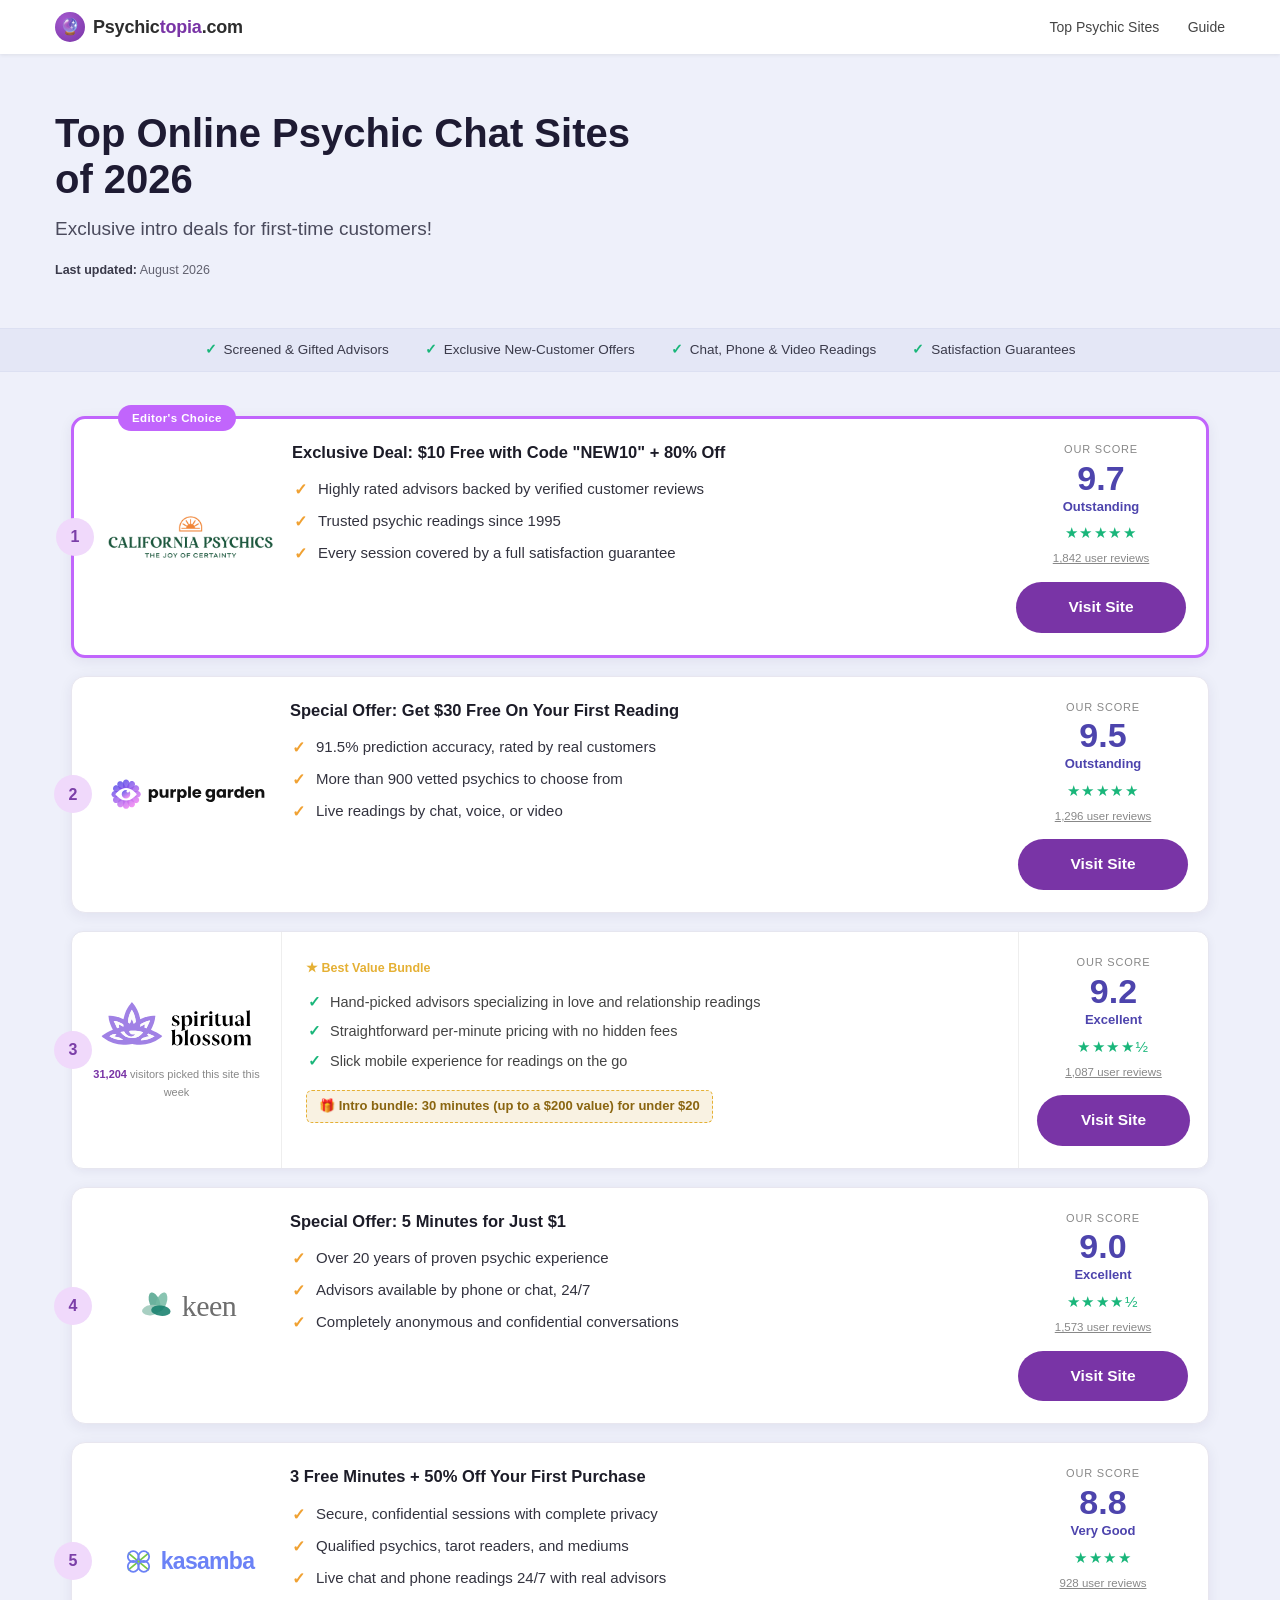
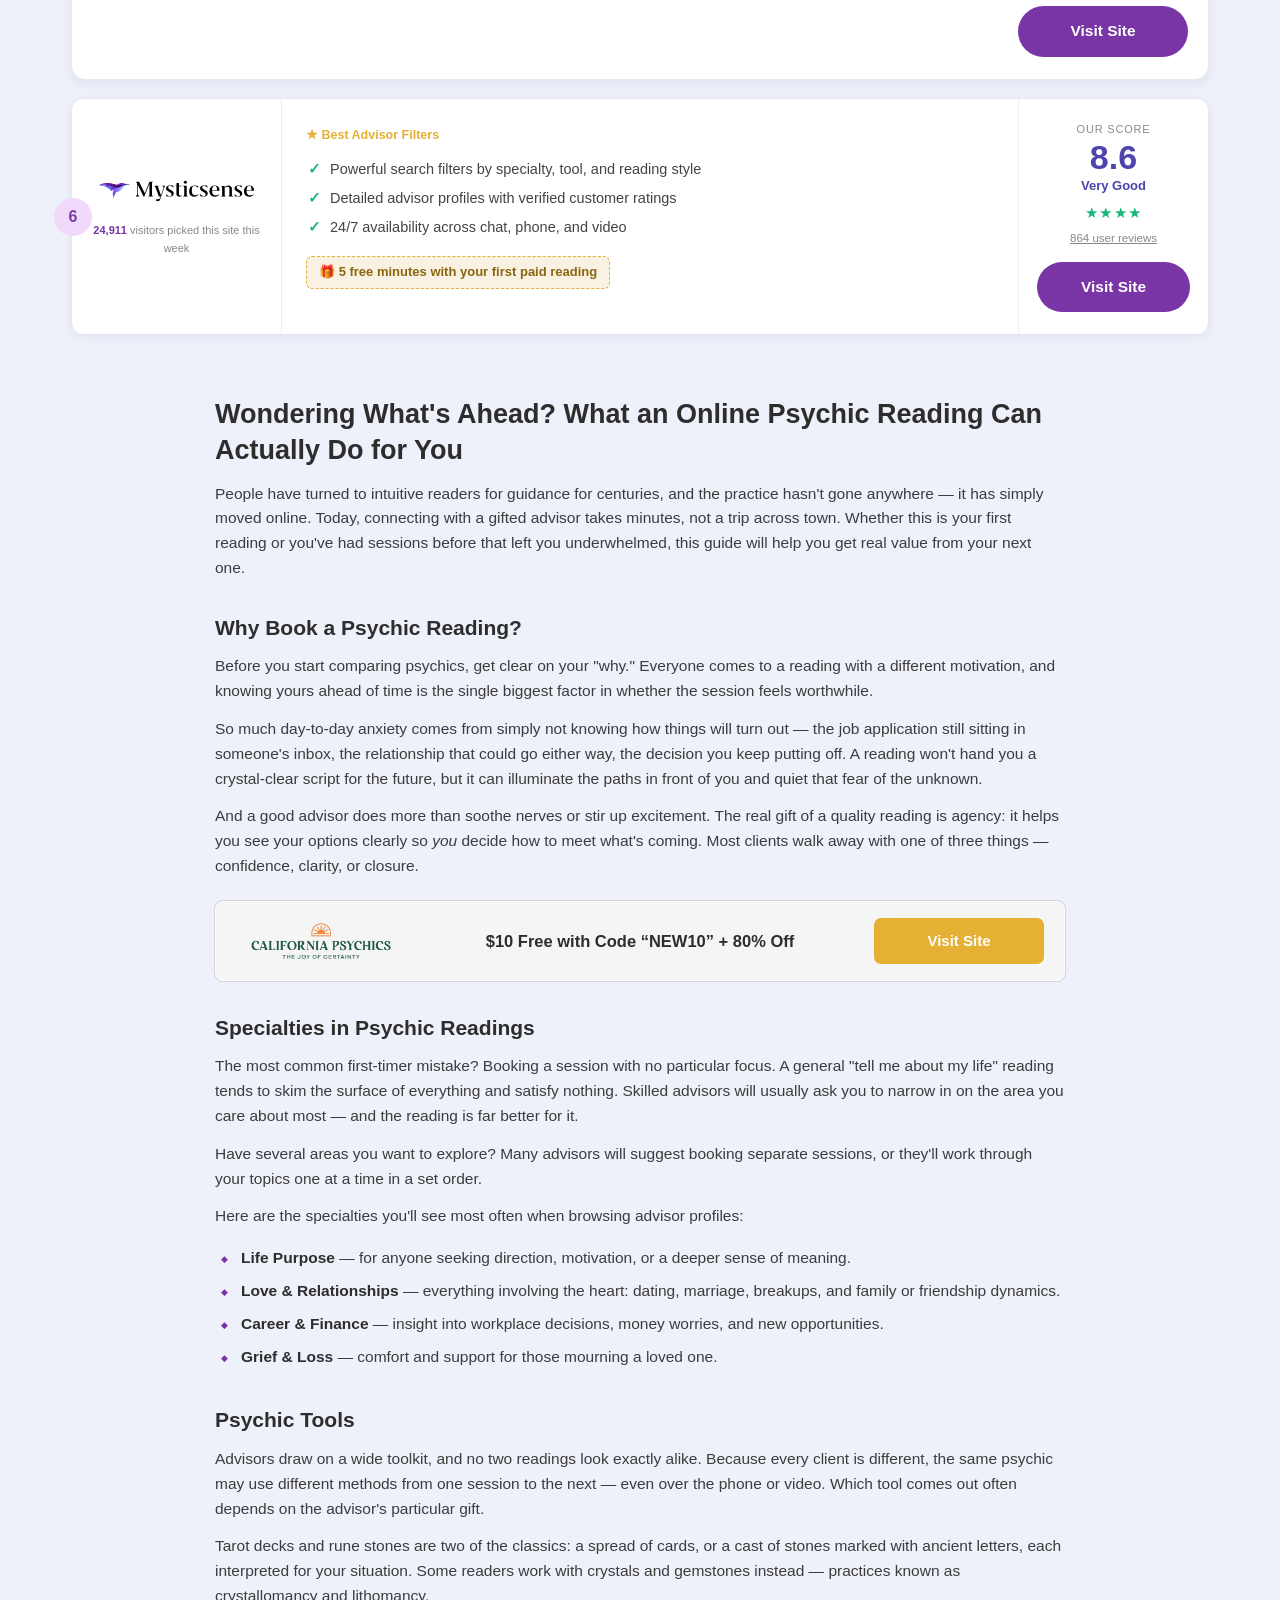
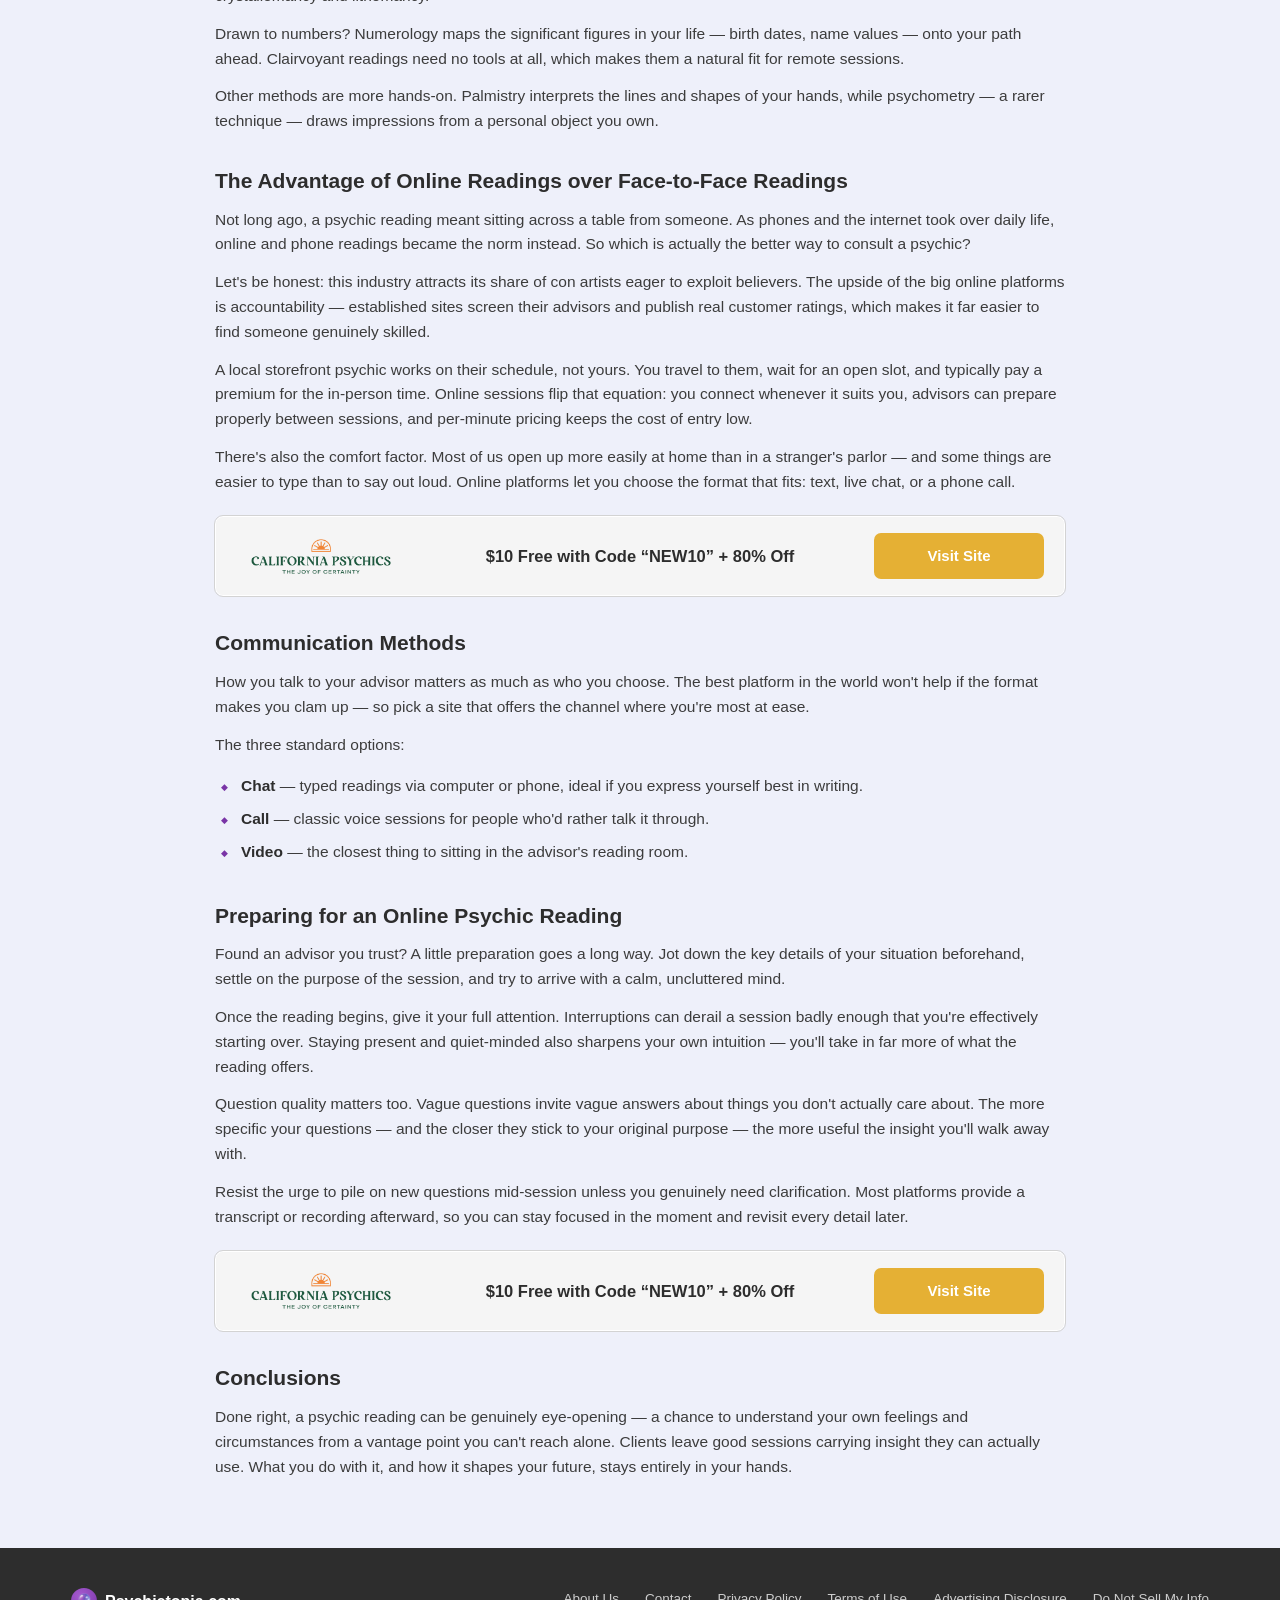
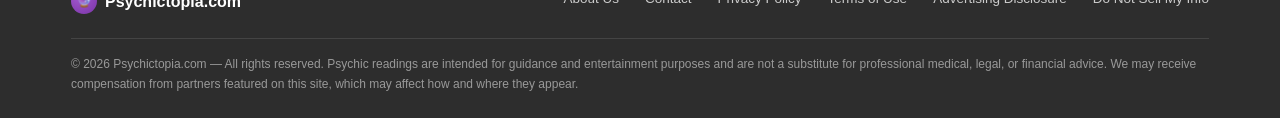
<file: online-psychic-chat/index.html>
<!DOCTYPE html>
<html lang="en">
<head>
<meta charset="UTF-8">
<meta name="viewport" content="width=device-width, initial-scale=1.0">
<title>Psychictopia.com — 2026's Best Psychic Reading Services</title>
<meta name="description" content="Compare 2026's top-rated online psychic reading services side by side, with exclusive intro offers for new customers.">
<!-- Microsoft Advertising UET tag -->
<script>(function(w,d,t,u,o){w[u]=w[u]||[],o.ts=(new Date).getTime();var n=d.createElement(t); n.src="https://bat.bing.net/bat.js?ti="+o.ti+("uetq"!=u?"&q="+u:""),n.async=1, n.onload=n.onreadystatechange=function(){var s=this.readyState;s&&"loaded"!==s&&"complete"!==s||( o.q=w[u],w[u]=new UET(o),w[u].push("pageLoad"),n.onload=n.onreadystatechange=null)}; var i=d.getElementsByTagName(t)[0];i.parentNode.insertBefore(n,i); })(window,document,"script","uetq",{ti:"271011563", enableAutoSpaTracking: true});</script>
<!-- Microsoft Advertising conversion goal: outbound_click -->
<script>
function uet_report_conversion() {
    window.uetq = window.uetq || [];
    window.uetq.push('event', 'outbound_click', {});
}
/* Fire on any CTA: partner buttons, in-content promo buttons, partner logos
   and the sticky call bar. Delegated and in the capture phase so it runs
   before navigation, and keeps working after ClickFlare rewrites the hrefs.
   No client-side dedup — the Bing goal is configured to count uniques. */
(function () {
    var CTA = '.visit-btn, .b-btn, .logo-link, .cp-logo, .pg-logo, .keen-logo, .kasamba-logo, .call-bar';
    document.addEventListener('click', function (e) {
        var t = e.target;
        if (t && t.closest && t.closest(CTA)) uet_report_conversion();
    }, true);
})();
</script>
<!-- Microsoft Clarity -->
<script type="text/javascript">
    (function(c,l,a,r,i,t,y){
        c[a]=c[a]||function(){(c[a].q=c[a].q||[]).push(arguments)};
        t=l.createElement(r);t.async=1;t.src="https://www.clarity.ms/tag/"+i;
        y=l.getElementsByTagName(r)[0];y.parentNode.insertBefore(t,y);
    })(window, document, "clarity", "script", "xtrt93abcd");
</script>
<style>
  :root {
    --purple: #7934a6;
    --purple-hover: #552575;
    --rating-bg: #4d44ad;
    --editor-badge: #c165fc;
    --first-border: rgb(193,101,252);
    --gold: #e5b034;
    --gold-hover: #e5a000;
    --tp-green: #19b67a;
    --dark-strip: #2c3137;
    --footer-bg: #2d2d2d;
    --sidebar-bg: #e8e8e8;
    --text: #2d2d2d;
    --line: #d3d3d3;
    --light: #f5f5f5;
    --page-bg: #eef0fa;
  }
  * { margin: 0; padding: 0; box-sizing: border-box; }
  body {
    font-family: -apple-system, BlinkMacSystemFont, 'Segoe UI', Roboto, Arial, sans-serif;
    color: var(--text);
    background: var(--page-bg);
    line-height: 1.6;
    font-size: 16px;
  }
  a { color: var(--purple); }
  .wrap { max-width: 1170px; margin: 0 auto; padding: 0 16px; }

  /* ===== Nav bar ===== */
  .navbar { background: #fff; box-shadow: 0 1px 4px rgba(0,0,0,.08); position: relative; z-index: 5; }
  .navbar-inner { display: flex; align-items: center; justify-content: space-between; padding: 12px 0; }
  .logo { display: flex; align-items: center; gap: 8px; text-decoration: none; }
  .logo .mark {
    width: 30px; height: 30px; border-radius: 50%;
    background: radial-gradient(circle at 35% 30%, #a55ad0, var(--purple));
    color: #fff; display: flex; align-items: center; justify-content: center;
    font-size: 16px;
  }
  .logo .name { font-weight: 800; font-size: 18px; color: var(--text); letter-spacing: -.2px; }
  .logo .name span { color: var(--purple); }
  .navlinks a { color: #444; text-decoration: none; font-size: 14px; margin-left: 24px; font-weight: 500; }
  .navlinks a:hover { color: var(--purple); }

  /* ===== Hero banner ===== */
  .banner {
    position: relative;
    color: #2f2f3d;
    background: var(--page-bg);
    overflow: hidden;
  }
  .banner-inner { position: relative; padding: 56px 0 48px; }
  .banner h1 { font-size: 40px; font-weight: 800; line-height: 1.15; max-width: 620px; margin-bottom: 12px; color: #1e1b33; }
  .banner .subtitle { font-size: 19px; color: #4a4a5c; max-width: 560px; margin-bottom: 16px; }
  .banner .last-update { font-size: 12.5px; color: #61616f; }
  .banner .last-update strong { color: #3a3a4a; font-weight: 600; }
  .banner-strip { position: relative; background: #e4e7f6; border-top: 1px solid #dce0f2; border-bottom: 1px solid #dce0f2; font-size: 13.5px; }
  .banner-strip .wrap { display: flex; gap: 36px; justify-content: center; padding: 10px 16px; flex-wrap: wrap; }
  .banner-strip span { color: #3a3a4a; }
  .banner-strip span::before { content: "✓"; color: var(--tp-green); font-weight: 700; margin-right: 7px; }

  /* ===== Partner list ===== */
  .list-section { padding: 44px 0 8px; }
  .partner-card {
    position: relative;
    display: grid;
    grid-template-columns: 210px 1fr 190px;
    gap: 0;
    border: 1px solid #e6e6ef;
    border-radius: 12px;
    margin-bottom: 18px;
    background: #fff;
    box-shadow: 0 2px 10px rgba(40, 25, 80, .06);
    transition: box-shadow .15s ease;
  }
  .partner-card:hover { box-shadow: 0 6px 20px rgba(0,0,0,.10); }
  .partner-card.first { border: 3px solid var(--first-border); }
  .rank {
    position: absolute; top: 50%; left: -18px; transform: translateY(-50%);
    width: 38px; height: 38px; border-radius: 50%;
    background: #f0d9fb; border: 0;
    display: flex; align-items: center; justify-content: center;
    font-weight: 700; font-size: 16px; color: #7b3fa8;
  }
  .editor-badge {
    position: absolute; top: -14px; left: 44px;
    background: var(--editor-badge); color: #fff;
    font-size: 11.5px; font-weight: 700; letter-spacing: .4px;
    padding: 4px 14px; border-radius: 14px;
  }
  .highlight-tag {
    display: inline-flex; align-items: center; gap: 5px;
    color: var(--gold); font-size: 12.5px; font-weight: 700;
    margin-bottom: 6px;
  }
  .card-logo {
    display: flex; flex-direction: column; align-items: center; justify-content: center;
    padding: 26px 14px; border-right: 1px solid #eee; text-align: center;
  }
  .brandmark { font-size: 30px; line-height: 1; margin-bottom: 8px; }
  .card-logo img.partner-logo { max-width: 155px; max-height: 52px; width: auto; height: auto; margin-bottom: 4px; }
  /* Full width so the anchor never shrinks to zero: an SVG without intrinsic
     width/height would otherwise collapse inside a shrink-to-fit box. */
  .logo-link { display: block; width: 100%; text-align: center; line-height: 0; text-decoration: none; }
  .brandname { font-weight: 800; font-size: 19px; letter-spacing: -.3px; }
  .brandname small { display: block; font-size: 10.5px; font-weight: 500; color: #888; letter-spacing: 1.5px; text-transform: uppercase; margin-top: 2px; }
  .chose-today { font-size: 11px; color: #888; margin-top: 12px; }
  .chose-today strong { color: var(--purple); }
  .card-body { padding: 22px 24px; }
  .card-body ul { list-style: none; margin: 4px 0 10px; }
  .card-body li { padding: 3px 0 3px 24px; position: relative; font-size: 14.5px; color: #444; }
  .card-body li::before { content: "✓"; position: absolute; left: 2px; color: var(--tp-green); font-weight: 700; }
  .promo-line {
    display: inline-block;
    background: #f9f2e2; border: 1px dashed var(--gold);
    color: #8a6510; font-size: 13px; font-weight: 700;
    border-radius: 6px; padding: 5px 12px; margin-top: 4px;
  }
  .promo-line::before { content: "🎁 "; }
  .card-cta {
    display: flex; flex-direction: column; align-items: center; justify-content: center;
    padding: 22px 18px; border-left: 1px solid #eee;
  }
  .score-tag { font-size: 11px; color: #888; text-transform: uppercase; letter-spacing: .8px; margin-bottom: 2px; }
  .score-num { font-size: 34px; font-weight: 800; color: var(--rating-bg); line-height: 1; }
  .score-label { font-size: 13px; font-weight: 700; color: var(--rating-bg); margin: 2px 0 4px; }
  .stars { color: var(--tp-green); font-size: 15px; letter-spacing: 1.5px; }
  .reviews { font-size: 11.5px; color: #888; margin: 4px 0 14px; text-decoration: underline; cursor: pointer; }
  .visit-btn {
    display: block; width: 100%; text-align: center;
    background: var(--purple); color: #fff !important;
    font-weight: 700; font-size: 15.5px; text-decoration: none;
    padding: 12px 10px; border-radius: 7px;
    transition: background .15s ease;
  }
  .visit-btn:hover { background: var(--purple-hover); }
  .new-tag {
    background: var(--tp-green); color: #fff; font-size: 11px; font-weight: 700;
    padding: 3px 10px; border-radius: 12px; margin-bottom: 8px;
  }

  /* ===== Card style B (California Psychics) ===== */
  .partner-card.style-b {
    grid-template-columns: 218px 1fr 210px;
    border-radius: 14px;
    border-color: #e8e6ef;
    box-shadow: 0 3px 14px rgba(40, 25, 80, .07);
  }
  .partner-card.style-b.first { border: 3px solid var(--first-border); }
  .partner-card.style-b .card-logo { border-right: 0; padding: 24px 10px 24px 24px; }
  .cp-logo { display: block; width: 100%; text-align: center; line-height: 0; text-decoration: none; }
  .cp-logo img { display: inline-block; width: 100%; max-width: 165px; height: auto; }
  .pg-logo { display: block; text-decoration: none; }
  .pg-logo img { display: block; width: 100%; max-width: 168px; height: auto; }
  .keen-logo, .kasamba-logo { display: flex; align-items: center; gap: 6px; text-decoration: none; }
  .keen-logo svg, .kasamba-logo svg { flex: 0 0 auto; display: block; }
  .keen-logo .brand-text {
    font-family: Georgia, 'Times New Roman', serif;
    color: #6e6e6e; font-size: 30px; font-weight: 400; letter-spacing: -.5px;
  }
  .kasamba-logo .brand-text { color: #6b82f6; font-size: 23px; font-weight: 700; letter-spacing: -.7px; }
  .partner-card.style-b .card-body { padding: 22px 8px 22px 0; }
  .offer-headline { font-size: 16.5px; font-weight: 700; color: #1c1c28; margin-bottom: 10px; line-height: 1.35; }
  .checks-gold { list-style: none; margin: 0; }
  .checks-gold li { padding: 4px 0 4px 26px; position: relative; font-size: 15px; color: #33333f; }
  .checks-gold li::before { content: "✓"; position: absolute; left: 2px; top: 4px; color: #f0a132; font-weight: 700; font-size: 16px; }
  .partner-card.style-b .card-cta { border-left: 0; padding: 22px 20px; text-align: center; }
  .visit-btn.pill { border-radius: 30px; padding: 13px 10px; }

  /* ===== Content + sidebar ===== */
  .content-grid {
    display: grid;
    grid-template-columns: 1fr;
    max-width: 850px;
    gap: 36px;
    padding: 36px 0 56px;
    align-items: start;
  }
  article h2 { font-size: 27px; line-height: 1.3; margin-bottom: 14px; }
  article h3 { font-size: 21px; margin: 30px 0 10px; }
  article p { margin-bottom: 13px; color: #3c3c3c; font-size: 15.5px; }
  article ul { margin: 6px 0 16px 4px; list-style: none; }
  article ul li { padding: 4px 0 4px 22px; position: relative; font-size: 15.5px; color: #3c3c3c; }
  article ul li::before { content: "◆"; color: var(--purple); font-size: 9px; position: absolute; left: 2px; top: 10px; }
  article ul li strong { color: var(--text); }

  /* In-content promo card (buttono) */
  .buttono {
    display: grid; grid-template-columns: 170px 1fr 170px; align-items: center;
    background: var(--light); border: 1px solid #fff; outline: 1px solid var(--line);
    border-radius: 8px; padding: 16px 20px; margin: 22px 0; gap: 16px;
  }
  .buttono .b-logo { text-align: center; font-weight: 800; font-size: 16px; }
  .buttono .b-logo .brandmark { font-size: 24px; margin-bottom: 2px; }
  .buttono .b-logo img { max-width: 140px; max-height: 44px; width: auto; height: auto; }
  .buttono .b-text { font-size: 16.5px; font-weight: 700; color: var(--text); text-align: center; }
  .buttono .b-btn {
    display: block; text-align: center; background: var(--gold); color: #fff !important;
    text-decoration: none; font-weight: 700; font-size: 15px;
    padding: 11px 8px; border-radius: 7px; transition: background .15s ease;
  }
  .buttono .b-btn:hover { background: var(--gold-hover); }

  /* ===== Sticky call bar ===== */
  .call-bar {
    /* hidden by default; the mobile breakpoint switches it to flex */
    display: none;
    position: fixed; left: 0; right: 0; bottom: 0; z-index: 60;
    flex-direction: column; align-items: center; justify-content: center;
    gap: 1px; text-align: center; text-decoration: none;
    padding: 9px 16px calc(9px + env(safe-area-inset-bottom, 0px));
    background: linear-gradient(180deg, #8b3fbe, var(--purple));
    color: #fff !important;
    box-shadow: 0 -3px 16px rgba(30, 20, 60, .3);
  }
  .call-bar:active { background: var(--purple-hover); }
  /* Attention loop. Only transform and opacity are animated, so it stays on
     the compositor and never re-lays-out the fixed bar. */
  .call-bar { overflow: hidden; }
  .call-bar::after {
    content: ""; position: absolute; top: 0; bottom: 0; left: 0; width: 55%;
    pointer-events: none;
    background: linear-gradient(100deg, transparent 0%, rgba(255,255,255,.26) 50%, transparent 100%);
    transform: translateX(-120%);
    animation: callShine 3.2s ease-in-out infinite;
  }
  .call-bar .call-main svg { animation: callRing 3.2s ease-in-out infinite; transform-origin: 50% 60%; }
  @keyframes callShine {
    0%, 55%  { transform: translateX(-120%); }
    85%, 100% { transform: translateX(320%); }
  }
  @keyframes callRing {
    0%, 60%, 100% { transform: rotate(0deg); }
    66% { transform: rotate(-15deg); }
    72% { transform: rotate(13deg); }
    78% { transform: rotate(-9deg); }
    84% { transform: rotate(6deg); }
    90% { transform: rotate(-3deg); }
  }
  @media (prefers-reduced-motion: reduce) {
    .call-bar::after, .call-bar .call-main svg { animation: none; }
    .call-bar::after { display: none; }
  }
  .call-bar .call-main {
    display: inline-flex; align-items: center; gap: 8px;
    font-size: 17px; font-weight: 800; letter-spacing: -.2px; line-height: 1.2;
  }
  .call-bar .call-main svg { flex: 0 0 auto; }
  .call-bar .call-sub { font-size: 12px; opacity: .88; font-weight: 500; }

  /* ===== Footer ===== */
  footer { background: var(--footer-bg); color: #bbb; padding: 40px 0 24px; font-size: 13.5px; }
  .footer-grid { display: flex; justify-content: space-between; gap: 30px; flex-wrap: wrap; margin-bottom: 24px; }
  .footer-logo { display: flex; align-items: center; gap: 8px; }
  .footer-logo .mark { width: 26px; height: 26px; border-radius: 50%; background: radial-gradient(circle at 35% 30%, #a55ad0, var(--purple)); display: flex; align-items: center; justify-content: center; font-size: 13px; }
  .footer-logo .name { color: #fff; font-weight: 800; font-size: 16px; }
  footer ul { list-style: none; display: flex; gap: 26px; flex-wrap: wrap; }
  footer ul a { color: #ccc; text-decoration: none; }
  footer ul a:hover { color: #fff; }
  .copyright { border-top: 1px solid #444; padding-top: 16px; font-size: 12px; color: #999; }

  /* ===== Responsive ===== */
  @media (max-width: 900px) {
    .content-grid { grid-template-columns: 1fr; }
    article { padding: 0 20px; }
    .partner-card { grid-template-columns: 1fr; }
    .partner-card.style-b { grid-template-columns: 1fr; }
    .rank { top: -1px; left: 10px; transform: none; }
    .editor-badge { left: 58px; }
    .partner-card.style-b .card-logo { border-bottom: 1px solid #eee; }
    .partner-card.style-b .card-body { padding: 22px 24px; }
    .card-logo { border-right: 0; border-bottom: 1px solid #eee; padding: 30px 14px 18px; }
    .card-cta { border-left: 0; border-top: 1px solid #eee; }
    .banner-inner { text-align: center; }
    .banner h1 { font-size: 29px; margin-left: auto; margin-right: auto; }
    .banner .subtitle {
      margin-left: auto; margin-right: auto;
      font-size: 15.5px; line-height: 1.45; margin-bottom: 12px;
    }
    /* Two compact columns instead of four full-width rows, so the strip
       stops pushing the first partner card below the fold. */
    .banner-strip { font-size: 12.5px; }
    .banner-strip .wrap {
      display: grid;
      grid-template-columns: 1fr 1fr;
      gap: 7px 10px;
      padding: 10px 14px;
      justify-content: initial;
    }
    .banner-strip span { text-align: left; line-height: 1.35; }
    .banner-strip span::before { margin-right: 5px; }
    .buttono { grid-template-columns: 1fr; text-align: center; }
    .navlinks { display: none; }
    /* Sticky call bar is mobile-only: tap-to-call is not useful on desktop */
    .call-bar { display: flex; }
    body { padding-bottom: 74px; }

    /* Above-the-fold budget on mobile: tighten the banner, strip and the
       first card so the Editor's Choice CTA lands within the first screen. */
    .banner-inner { padding: 22px 0 18px; }
    .banner h1 { font-size: 24px; margin-bottom: 8px; }
    .banner .subtitle { font-size: 14px; line-height: 1.4; margin-bottom: 8px; }
    .banner-strip .wrap { padding: 8px 14px; gap: 5px 10px; }
    .list-section { padding-top: 34px; }
    .partner-card.style-b .card-logo { padding: 14px 10px 10px; }
    .partner-card.style-b .card-body { padding: 14px 18px; }
    .offer-headline { font-size: 15.5px; margin-bottom: 7px; }
    .checks-gold li { padding: 2px 0 2px 24px; font-size: 14px; line-height: 1.35; }
    .checks-gold li::before { top: 2px; }
    /* Every card: score reads as one compact line with the button beneath it.
       flex-direction must be reset here, the base rule sets column. */
    .card-cta {
      display: flex;
      flex-direction: row;
      flex-wrap: wrap;
      align-items: baseline;
      justify-content: center;
      gap: 2px 8px;
      padding: 10px 18px 14px;
    }
    .card-cta .score-tag { margin-bottom: 0; }
    .card-cta .score-num { font-size: 24px; }
    .card-cta .score-label { margin: 0; }
    .card-cta .stars { font-size: 13px; }
    .card-cta .reviews { margin: 0; }
    .card-cta .visit-btn { flex: 0 0 100%; margin-top: 9px; }
  }
</style>
</head>
<body>

<!-- Nav bar -->
<div class="navbar">
  <div class="wrap navbar-inner">
    <a class="logo" href="#">
      <span class="mark">🔮</span>
      <span class="name">Psychic<span>topia</span>.com</span>
    </a>
    <nav class="navlinks">
      <a href="#list">Top Psychic Sites</a>
      <a href="#article">Guide</a>
    </nav>
  </div>
</div>

<!-- Hero banner -->
<div class="banner">
  <div class="wrap banner-inner">
    <h1>Top Online Psychic Chat Sites of 2026</h1>
    <p class="subtitle">Exclusive intro deals for first-time customers!</p>
    <p class="last-update"><strong>Last updated:</strong> August 2026</p>
  </div>
  <div class="banner-strip">
    <div class="wrap">
      <span>Screened &amp; Gifted Advisors</span>
      <span>Exclusive New-Customer Offers</span>
      <span>Chat, Phone &amp; Video Readings</span>
      <span>Satisfaction Guarantees</span>
    </div>
  </div>
</div>

<!-- Partner list -->
<section class="list-section" id="list">
  <div class="wrap">

    <!-- #1 California Psychics -->
    <div class="partner-card style-b first">
      <div class="rank">1</div>
      <div class="editor-badge">Editor's Choice</div>
      <div class="card-logo">
        <a class="cp-logo" href="https://secure.psychictopia.com/cf/click/1" rel="nofollow sponsored">
          <img src="/assets/california-psychics-logo.webp" alt="California Psychics logo" width="238" height="61" loading="lazy" decoding="async">
        </a>
      </div>
      <div class="card-body">
        <div class="offer-headline">Exclusive Deal: $10 Free with Code "NEW10" + 80% Off</div>
        <ul class="checks-gold">
          <li>Highly rated advisors backed by verified customer reviews</li>
          <li>Trusted psychic readings since 1995</li>
          <li>Every session covered by a full satisfaction guarantee</li>
        </ul>
      </div>
      <div class="card-cta">
        <div class="score-tag">Our score</div>
        <div class="score-num">9.7</div>
        <div class="score-label">Outstanding</div>
        <div class="stars">★★★★★</div>
        <div class="reviews">1,842 user reviews</div>
        <a class="visit-btn pill" href="https://secure.psychictopia.com/cf/click/1" rel="nofollow sponsored">Visit Site</a>
      </div>
    </div>

    <!-- #2 Purple Garden -->
    <div class="partner-card style-b">
      <div class="rank">2</div>
      <div class="card-logo">
        <a class="pg-logo" href="https://secure.psychictopia.com/cf/click/2" rel="nofollow sponsored">
          <img src="/assets/purple-garden-logo.svg" alt="Purple Garden logo" width="158" height="34" loading="lazy" decoding="async">
        </a>
      </div>
      <div class="card-body">
        <div class="offer-headline">Special Offer: Get $30 Free On Your First Reading</div>
        <ul class="checks-gold">
          <li>91.5% prediction accuracy, rated by real customers</li>
          <li>More than 900 vetted psychics to choose from</li>
          <li>Live readings by chat, voice, or video</li>
        </ul>
      </div>
      <div class="card-cta">
        <div class="score-tag">Our score</div>
        <div class="score-num">9.5</div>
        <div class="score-label">Outstanding</div>
        <div class="stars">★★★★★</div>
        <div class="reviews">1,296 user reviews</div>
        <a class="visit-btn pill" href="https://secure.psychictopia.com/cf/click/2" rel="nofollow sponsored">Visit Site</a>
      </div>
    </div>

    <!-- #3 -->
    <div class="partner-card">
      <div class="rank">3</div>
      <div class="card-logo">
        <a class="logo-link" href="https://secure.psychictopia.com/cf/click/3" rel="nofollow sponsored"><img class="partner-logo" src="/assets/spiritual-blossom-logo.svg" alt="Spiritual Blossom logo" width="380" height="129" loading="lazy" decoding="async"></a>
        <div class="chose-today"><strong>31,204</strong> visitors picked this site this week</div>
      </div>
      <div class="card-body">
        <span class="highlight-tag">★ Best Value Bundle</span>
        <ul>
          <li>Hand-picked advisors specializing in love and relationship readings</li>
          <li>Straightforward per-minute pricing with no hidden fees</li>
          <li>Slick mobile experience for readings on the go</li>
        </ul>
        <span class="promo-line">Intro bundle: 30 minutes (up to a $200 value) for under $20</span>
      </div>
      <div class="card-cta">
        <div class="score-tag">Our score</div>
        <div class="score-num">9.2</div>
        <div class="score-label">Excellent</div>
        <div class="stars">★★★★½</div>
        <div class="reviews">1,087 user reviews</div>
        <a class="visit-btn pill" href="https://secure.psychictopia.com/cf/click/3" rel="nofollow sponsored">Visit Site</a>
      </div>
    </div>

    <!-- #4 Keen -->
    <div class="partner-card style-b">
      <div class="rank">4</div>
      <div class="card-logo">
        <a class="keen-logo" href="https://secure.psychictopia.com/cf/click/4" rel="nofollow sponsored">
          <svg width="36" height="31" viewBox="0 0 62 54" aria-hidden="true">
            <g style="mix-blend-mode: multiply">
              <ellipse cx="25" cy="21" rx="9" ry="17.5" transform="rotate(-20 25 21)" fill="#5aa892" opacity=".9"/>
              <ellipse cx="37" cy="21" rx="9" ry="17.5" transform="rotate(20 37 21)" fill="#74baa3" opacity=".85"/>
              <ellipse cx="19" cy="35" rx="16" ry="9" transform="rotate(-8 19 35)" fill="#9ecabb" opacity=".9"/>
              <ellipse cx="36" cy="36" rx="17" ry="9" transform="rotate(6 36 36)" fill="#17806d" opacity=".88"/>
            </g>
          </svg>
          <span class="brand-text">keen</span>
        </a>
      </div>
      <div class="card-body">
        <div class="offer-headline">Special Offer: 5 Minutes for Just $1</div>
        <ul class="checks-gold">
          <li>Over 20 years of proven psychic experience</li>
          <li>Advisors available by phone or chat, 24/7</li>
          <li>Completely anonymous and confidential conversations</li>
        </ul>
      </div>
      <div class="card-cta">
        <div class="score-tag">Our score</div>
        <div class="score-num">9.0</div>
        <div class="score-label">Excellent</div>
        <div class="stars">★★★★½</div>
        <div class="reviews">1,573 user reviews</div>
        <a class="visit-btn pill" href="https://secure.psychictopia.com/cf/click/4" rel="nofollow sponsored">Visit Site</a>
      </div>
    </div>

    <!-- #5 Kasamba -->
    <div class="partner-card style-b">
      <div class="rank">5</div>
      <div class="card-logo">
        <a class="kasamba-logo" href="https://secure.psychictopia.com/cf/click/5" rel="nofollow sponsored">
          <svg width="33" height="31" viewBox="0 0 40 38" aria-hidden="true">
            <g fill="none" stroke-width="2.2" stroke-linecap="round">
              <path d="M8 9 L32 29 M32 9 L8 29" stroke="#7ac943"/>
              <g stroke="#6b82f6">
                <circle cx="13.5" cy="13" r="6.6"/>
                <circle cx="26.5" cy="13" r="6.6"/>
                <circle cx="13.5" cy="25" r="6.6"/>
                <circle cx="26.5" cy="25" r="6.6"/>
              </g>
            </g>
          </svg>
          <span class="brand-text">kasamba</span>
        </a>
      </div>
      <div class="card-body">
        <div class="offer-headline">3 Free Minutes + 50% Off Your First Purchase</div>
        <ul class="checks-gold">
          <li>Secure, confidential sessions with complete privacy</li>
          <li>Qualified psychics, tarot readers, and mediums</li>
          <li>Live chat and phone readings 24/7 with real advisors</li>
        </ul>
      </div>
      <div class="card-cta">
        <div class="score-tag">Our score</div>
        <div class="score-num">8.8</div>
        <div class="score-label">Very Good</div>
        <div class="stars">★★★★</div>
        <div class="reviews">928 user reviews</div>
        <a class="visit-btn pill" href="https://secure.psychictopia.com/cf/click/5" rel="nofollow sponsored">Visit Site</a>
      </div>
    </div>

    <!-- #6 -->
    <div class="partner-card">
      <div class="rank">6</div>
      <div class="card-logo">
        <a class="logo-link" href="https://secure.psychictopia.com/cf/click/6" rel="nofollow sponsored"><img class="partner-logo" src="/assets/mysticsense-logo.svg" alt="Mysticsense logo" width="322" height="64" loading="lazy" decoding="async"></a>
        <div class="chose-today"><strong>24,911</strong> visitors picked this site this week</div>
      </div>
      <div class="card-body">
        <span class="highlight-tag">★ Best Advisor Filters</span>
        <ul>
          <li>Powerful search filters by specialty, tool, and reading style</li>
          <li>Detailed advisor profiles with verified customer ratings</li>
          <li>24/7 availability across chat, phone, and video</li>
        </ul>
        <span class="promo-line">5 free minutes with your first paid reading</span>
      </div>
      <div class="card-cta">
        <div class="score-tag">Our score</div>
        <div class="score-num">8.6</div>
        <div class="score-label">Very Good</div>
        <div class="stars">★★★★</div>
        <div class="reviews">864 user reviews</div>
        <a class="visit-btn pill" href="https://secure.psychictopia.com/cf/click/6" rel="nofollow sponsored">Visit Site</a>
      </div>
    </div>

  </div>
</section>

<!-- Article + sidebar -->
<div class="wrap content-grid" id="article">
  <article>
    <h2>Wondering What's Ahead? What an Online Psychic Reading Can Actually Do for You</h2>
    <p>People have turned to intuitive readers for guidance for centuries, and the practice hasn't gone anywhere — it has simply moved online. Today, connecting with a gifted advisor takes minutes, not a trip across town. Whether this is your first reading or you've had sessions before that left you underwhelmed, this guide will help you get real value from your next one.</p>

    <h3>Why Book a Psychic Reading?</h3>
    <p>Before you start comparing psychics, get clear on your "why." Everyone comes to a reading with a different motivation, and knowing yours ahead of time is the single biggest factor in whether the session feels worthwhile.</p>
    <p>So much day-to-day anxiety comes from simply not knowing how things will turn out — the job application still sitting in someone's inbox, the relationship that could go either way, the decision you keep putting off. A reading won't hand you a crystal-clear script for the future, but it can illuminate the paths in front of you and quiet that fear of the unknown.</p>
    <p>And a good advisor does more than soothe nerves or stir up excitement. The real gift of a quality reading is agency: it helps you see your options clearly so <em>you</em> decide how to meet what's coming. Most clients walk away with one of three things — confidence, clarity, or closure.</p>

    <div class="buttono">
      <div class="b-logo"><a class="logo-link" href="https://secure.psychictopia.com/cf/click/7" rel="nofollow sponsored"><img src="/assets/california-psychics-logo.webp" alt="California Psychics logo" width="238" height="61" loading="lazy" decoding="async"></a></div>
      <div class="b-text">$10 Free with Code &ldquo;NEW10&rdquo; + 80% Off</div>
      <a class="b-btn" href="https://secure.psychictopia.com/cf/click/7" rel="nofollow sponsored">Visit Site</a>
    </div>

    <h3>Specialties in Psychic Readings</h3>
    <p>The most common first-timer mistake? Booking a session with no particular focus. A general "tell me about my life" reading tends to skim the surface of everything and satisfy nothing. Skilled advisors will usually ask you to narrow in on the area you care about most — and the reading is far better for it.</p>
    <p>Have several areas you want to explore? Many advisors will suggest booking separate sessions, or they'll work through your topics one at a time in a set order.</p>
    <p>Here are the specialties you'll see most often when browsing advisor profiles:</p>
    <ul>
      <li><strong>Life Purpose</strong> — for anyone seeking direction, motivation, or a deeper sense of meaning.</li>
      <li><strong>Love &amp; Relationships</strong> — everything involving the heart: dating, marriage, breakups, and family or friendship dynamics.</li>
      <li><strong>Career &amp; Finance</strong> — insight into workplace decisions, money worries, and new opportunities.</li>
      <li><strong>Grief &amp; Loss</strong> — comfort and support for those mourning a loved one.</li>
    </ul>

    <h3>Psychic Tools</h3>
    <p>Advisors draw on a wide toolkit, and no two readings look exactly alike. Because every client is different, the same psychic may use different methods from one session to the next — even over the phone or video. Which tool comes out often depends on the advisor's particular gift.</p>
    <p>Tarot decks and rune stones are two of the classics: a spread of cards, or a cast of stones marked with ancient letters, each interpreted for your situation. Some readers work with crystals and gemstones instead — practices known as crystallomancy and lithomancy.</p>
    <p>Drawn to numbers? Numerology maps the significant figures in your life — birth dates, name values — onto your path ahead. Clairvoyant readings need no tools at all, which makes them a natural fit for remote sessions.</p>
    <p>Other methods are more hands-on. Palmistry interprets the lines and shapes of your hands, while psychometry — a rarer technique — draws impressions from a personal object you own.</p>

    <h3>The Advantage of Online Readings over Face-to-Face Readings</h3>
    <p>Not long ago, a psychic reading meant sitting across a table from someone. As phones and the internet took over daily life, online and phone readings became the norm instead. So which is actually the better way to consult a psychic?</p>
    <p>Let's be honest: this industry attracts its share of con artists eager to exploit believers. The upside of the big online platforms is accountability — established sites screen their advisors and publish real customer ratings, which makes it far easier to find someone genuinely skilled.</p>
    <p>A local storefront psychic works on their schedule, not yours. You travel to them, wait for an open slot, and typically pay a premium for the in-person time. Online sessions flip that equation: you connect whenever it suits you, advisors can prepare properly between sessions, and per-minute pricing keeps the cost of entry low.</p>
    <p>There's also the comfort factor. Most of us open up more easily at home than in a stranger's parlor — and some things are easier to type than to say out loud. Online platforms let you choose the format that fits: text, live chat, or a phone call.</p>

    <div class="buttono">
      <div class="b-logo"><a class="logo-link" href="https://secure.psychictopia.com/cf/click/8" rel="nofollow sponsored"><img src="/assets/california-psychics-logo.webp" alt="California Psychics logo" width="238" height="61" loading="lazy" decoding="async"></a></div>
      <div class="b-text">$10 Free with Code &ldquo;NEW10&rdquo; + 80% Off</div>
      <a class="b-btn" href="https://secure.psychictopia.com/cf/click/8" rel="nofollow sponsored">Visit Site</a>
    </div>

    <h3>Communication Methods</h3>
    <p>How you talk to your advisor matters as much as who you choose. The best platform in the world won't help if the format makes you clam up — so pick a site that offers the channel where you're most at ease.</p>
    <p>The three standard options:</p>
    <ul>
      <li><strong>Chat</strong> — typed readings via computer or phone, ideal if you express yourself best in writing.</li>
      <li><strong>Call</strong> — classic voice sessions for people who'd rather talk it through.</li>
      <li><strong>Video</strong> — the closest thing to sitting in the advisor's reading room.</li>
    </ul>

    <h3>Preparing for an Online Psychic Reading</h3>
    <p>Found an advisor you trust? A little preparation goes a long way. Jot down the key details of your situation beforehand, settle on the purpose of the session, and try to arrive with a calm, uncluttered mind.</p>
    <p>Once the reading begins, give it your full attention. Interruptions can derail a session badly enough that you're effectively starting over. Staying present and quiet-minded also sharpens your own intuition — you'll take in far more of what the reading offers.</p>
    <p>Question quality matters too. Vague questions invite vague answers about things you don't actually care about. The more specific your questions — and the closer they stick to your original purpose — the more useful the insight you'll walk away with.</p>
    <p>Resist the urge to pile on new questions mid-session unless you genuinely need clarification. Most platforms provide a transcript or recording afterward, so you can stay focused in the moment and revisit every detail later.</p>

    <div class="buttono">
      <div class="b-logo"><a class="logo-link" href="https://secure.psychictopia.com/cf/click/9" rel="nofollow sponsored"><img src="/assets/california-psychics-logo.webp" alt="California Psychics logo" width="238" height="61" loading="lazy" decoding="async"></a></div>
      <div class="b-text">$10 Free with Code &ldquo;NEW10&rdquo; + 80% Off</div>
      <a class="b-btn" href="https://secure.psychictopia.com/cf/click/9" rel="nofollow sponsored">Visit Site</a>
    </div>

    <h3>Conclusions</h3>
    <p>Done right, a psychic reading can be genuinely eye-opening — a chance to understand your own feelings and circumstances from a vantage point you can't reach alone. Clients leave good sessions carrying insight they can actually use. What you do with it, and how it shapes your future, stays entirely in your hands.</p>
  </article>

</div>

<!-- Footer -->
<footer id="disclosure">
  <div class="wrap">
    <div class="footer-grid">
      <div class="footer-logo">
        <span class="mark">🔮</span>
        <span class="name">Psychictopia.com</span>
      </div>
      <ul>
        <li><a href="#">About Us</a></li>
        <li><a href="#">Contact</a></li>
        <li><a href="#">Privacy Policy</a></li>
        <li><a href="#">Terms of Use</a></li>
        <li><a href="#">Advertising Disclosure</a></li>
        <li><a href="#">Do Not Sell My Info</a></li>
      </ul>
    </div>
    <p class="copyright">© 2026 Psychictopia.com — All rights reserved. Psychic readings are intended for guidance and entertainment purposes and are not a substitute for professional medical, legal, or financial advice. We may receive compensation from partners featured on this site, which may affect how and where they appear.</p>
  </div>
</footer>

<!-- ClickFlare landing page tracking tag -->
<script>!function(){"use strict";var t="lp_ref",n="cpid",e="lpurl",c="https://secure.psychictopia.com",r="(?<domain>http(?:s?)://[^/]*)".concat("/cf/click"),a="(?:(?:/(?<cta>[1-9][0-9]*)/?)|(?:/))?",i="^".concat(r).concat(a).concat("(?:$|(\\?.*))"),o='javascript:window.clickflare.l="(?<original_link>'.concat(r).concat(a,'("|(\\?[^"]*"))).*'),s=function(){return new RegExp(i,"")},u=function(){return new RegExp(o,"")};function l(t){var n=function(t){return t.replace(s(),(function(t){for(var n=[],e=1;e<arguments.length;e++)n[e-1]=arguments[e];var r=n[n.length-1].domain;return t.replace(r,c)}))}(t);return'javascript:window.clickflare.l="'.concat(n,'"; void 0;')}function d(t,n){if(n&&t&&n.apply(document,[t]),/loaded|interactive|complete/.test(document.readyState))for(var e=0,c=document.links.length;e<c;e++)if(s().test(document.links[e].href)){var r=document.links[e];window.clickflare.links_replaced.has(r)||(r.href=l(r.href),window.clickflare.links_replaced.add(r))}}var f,h,m,p;!function(r,a){var i=document.onreadystatechange;window.clickflare||(window.clickflare={listeners:{},customParams:{},links_replaced:new Set,addEventListener:function(t,n){var e=this.listeners[t]||[];e.includes(n)||e.push(n),this.listeners[t]=e},dispatchEvent:function(t,n){n&&(this.customParams[t]=n),(this.listeners[t]||[]).forEach((function(t){return t(n)}))},push:function(t,n){n&&(this.customParams[t]=n),(this.listeners[t]||[]).forEach((function(t){return t(n)}))}},document.onreadystatechange=function(t){return d(t,i)},d(null,i),setTimeout((function(){!function(r,a){var i,o=function(r,a){var i=new URL("".concat(c).concat(r));o=a,s="{",u=s+s,l="_",d=l+l,o.startsWith(u)||o.startsWith(d)||i.searchParams.set(n,a);var o,s,u,l,d;return i.searchParams.append(t,document.referrer),i.searchParams.append(e,location.href),i.searchParams.append("lpt",document.title),i.searchParams.append("t",(new Date).getTime().toString()),i.toString()}(r,a),s=document.createElement("script"),l=document.scripts[0];s.async=1,s.src=o,s.onerror=function(){!function(){for(var t=function(t,n){var e=document.links[t];u().test(decodeURI(e.href))&&setTimeout((function(){e&&e.setAttribute("href",function(t){var n=t.match(u());if(n){var e=(n.groups||{}).original_link;return e?e.slice(0,-1):t}return t}(decodeURI(e.href)))}))},n=0,e=document.links.length;n<e;n++)t(n)}()},null===(i=l.parentNode)||void 0===i||i.insertBefore(s,l)}(r,a)})))}("".concat("/cf/tags","/").concat(new URL(window.location.href).searchParams.get("cftmid")||"__CONTAINER_ID__"),(m=new URL(window.location.href).searchParams.get(n),f=new RegExp("(^| )".concat("cf_cpid","=([^;]+)")),p=(h=document.cookie.match(f))&&h.pop()||null,m||p||"__CAMPAIGN_ID__"))}();</script>

<!-- Sticky call bar -->
<a class="call-bar" href="tel:+18887037999">
  <span class="call-main">
    <svg width="17" height="17" viewBox="0 0 24 24" fill="currentColor" aria-hidden="true"><path d="M6.6 10.8c1.4 2.8 3.8 5.1 6.6 6.6l2.2-2.2c.3-.3.7-.4 1-.2 1.1.4 2.4.6 3.6.6.6 0 1 .4 1 1V20c0 .6-.4 1-1 1C10.6 21 3 13.4 3 4c0-.6.4-1 1-1h3.5c.6 0 1 .4 1 1 0 1.3.2 2.5.6 3.6.1.4 0 .8-.2 1l-2.3 2.2z"/></svg>
    Tap to Call AskNow &middot; (888) 703-7999
  </span>
  <span class="call-sub">Best Phone Psychics 2026</span>
</a>

</body>
</html>
</file>
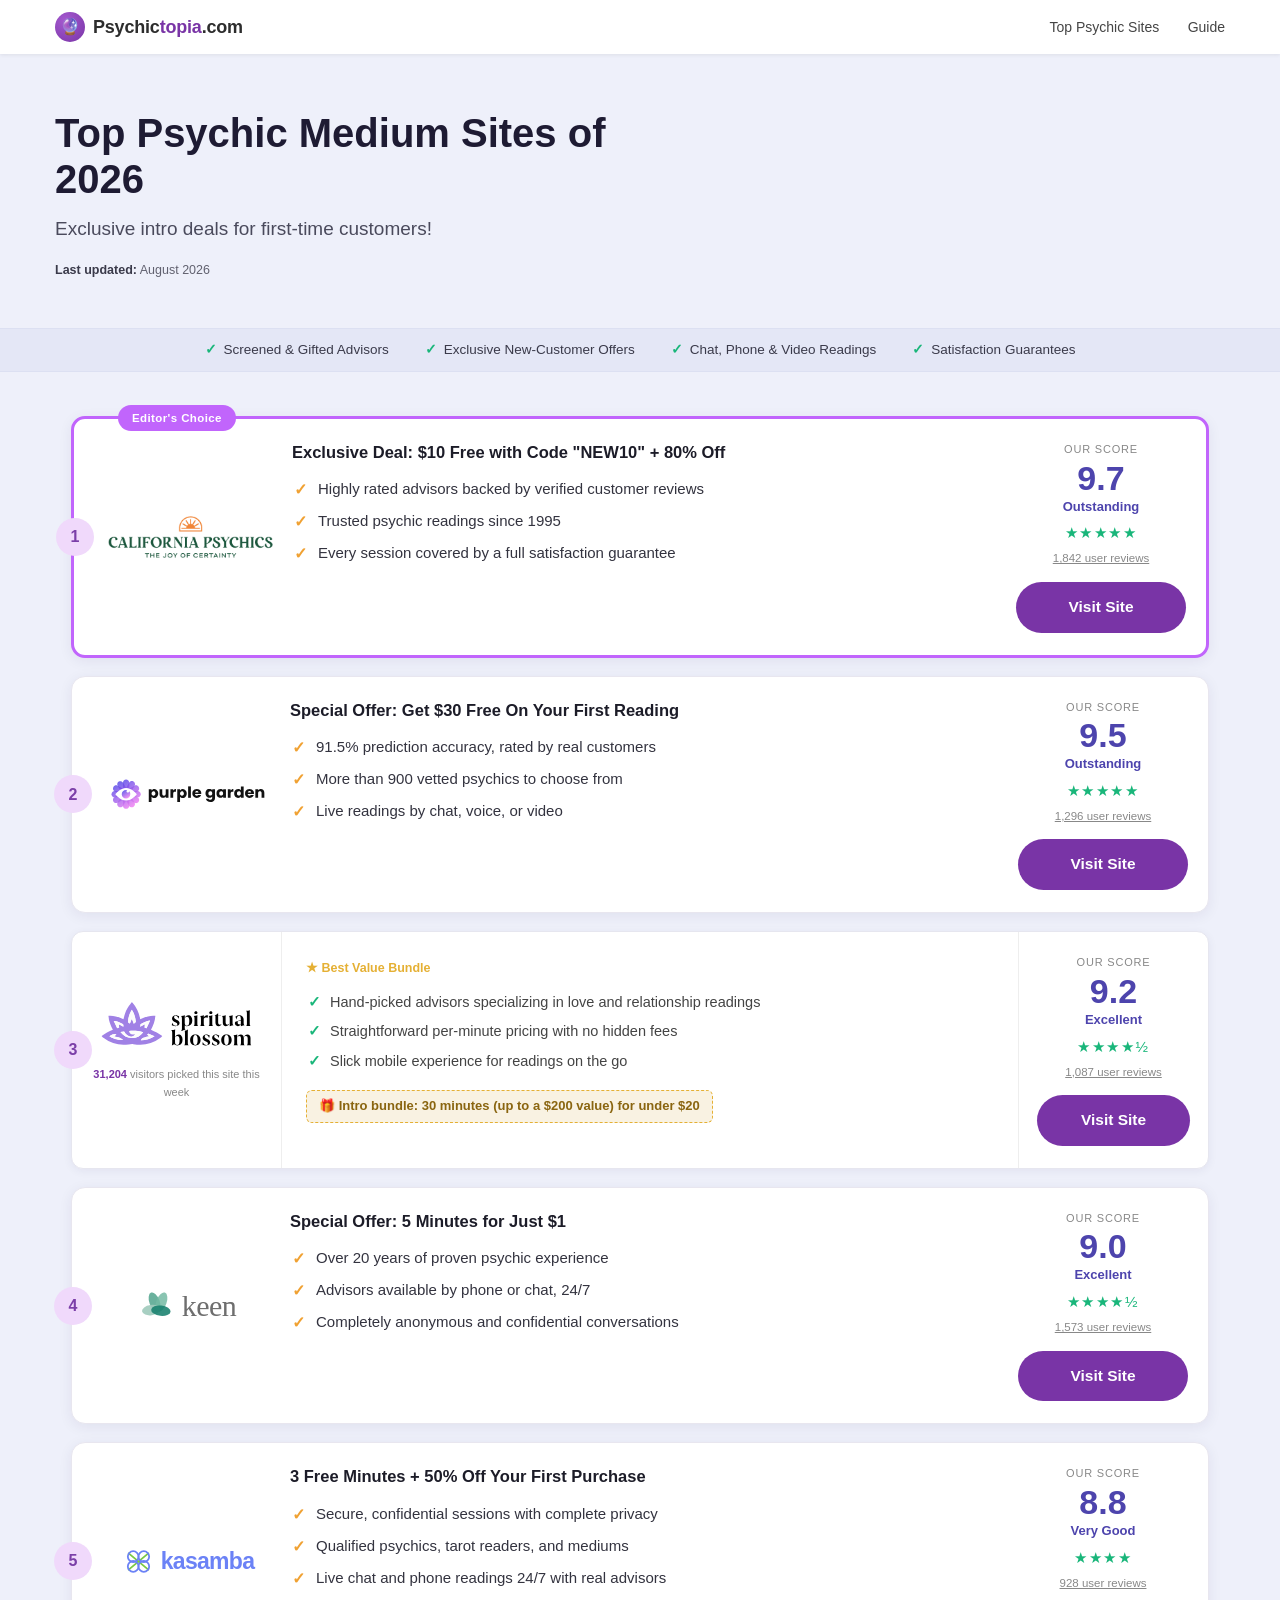
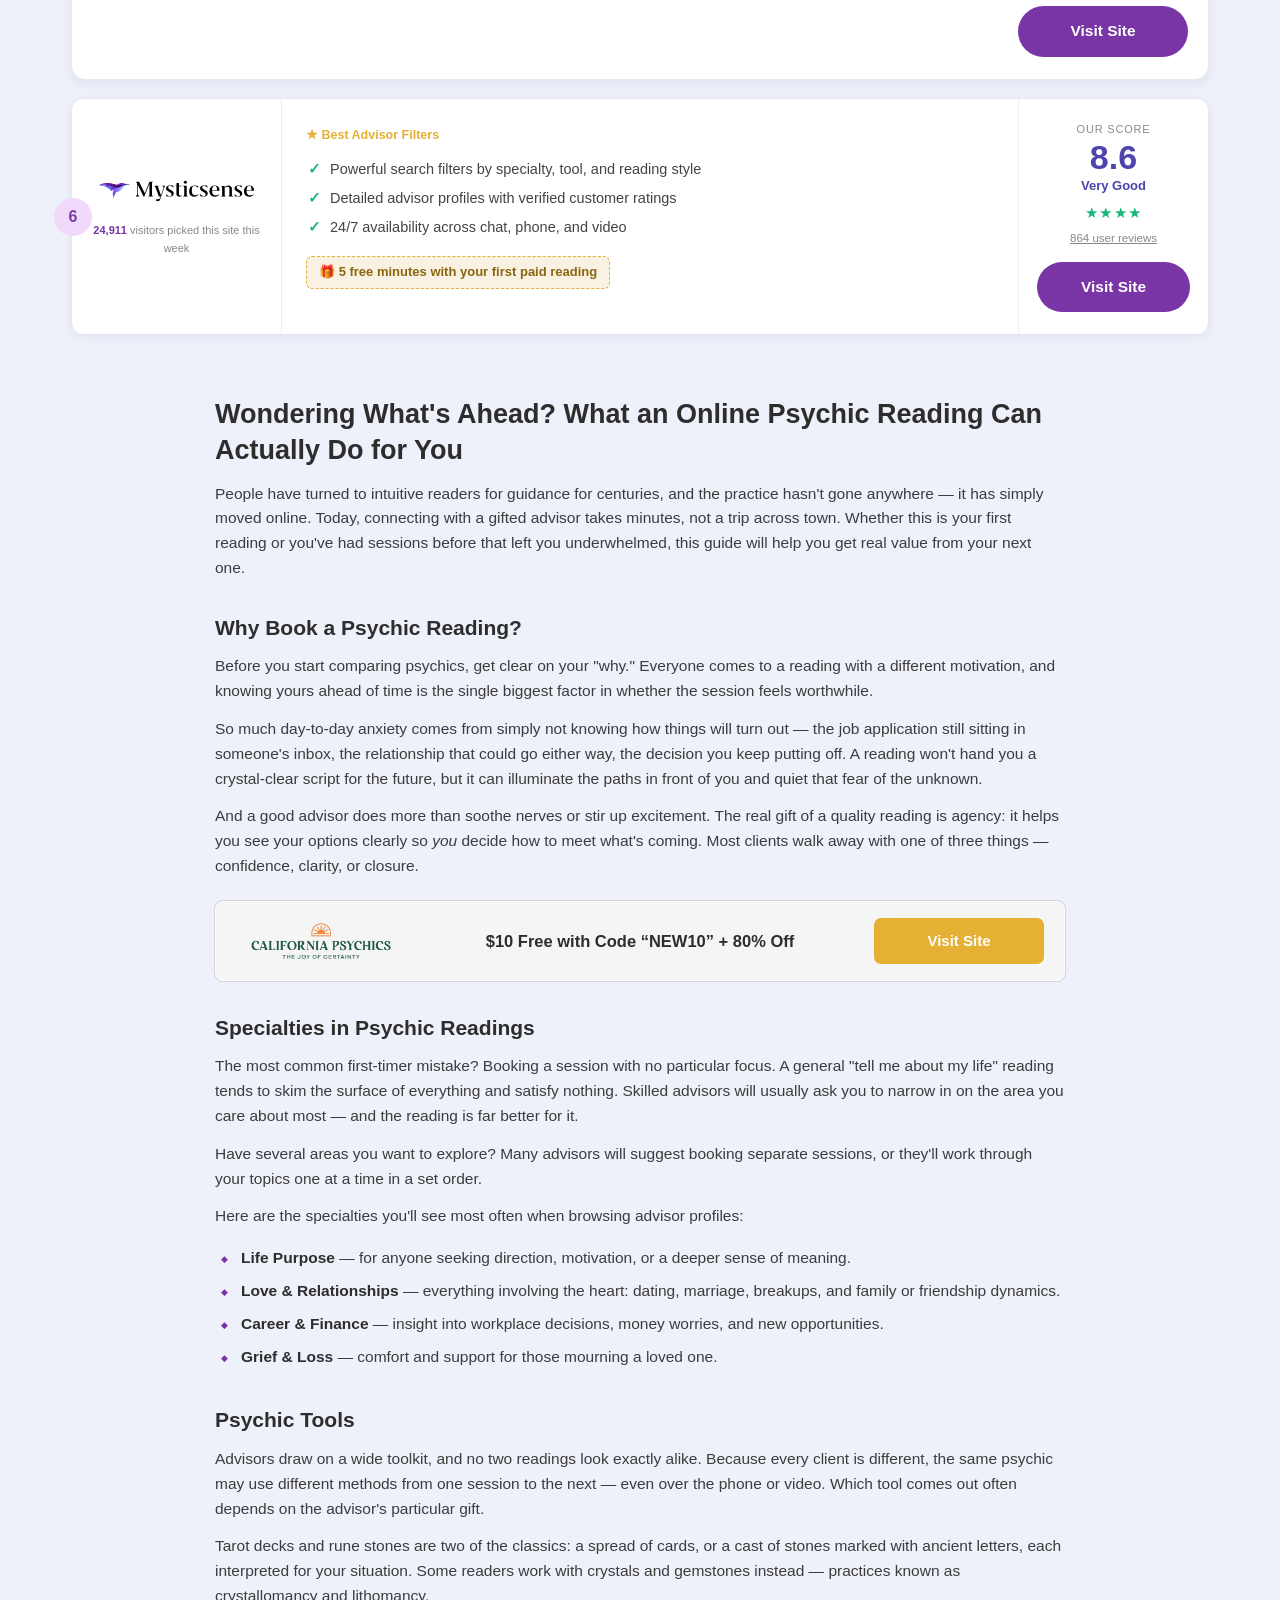
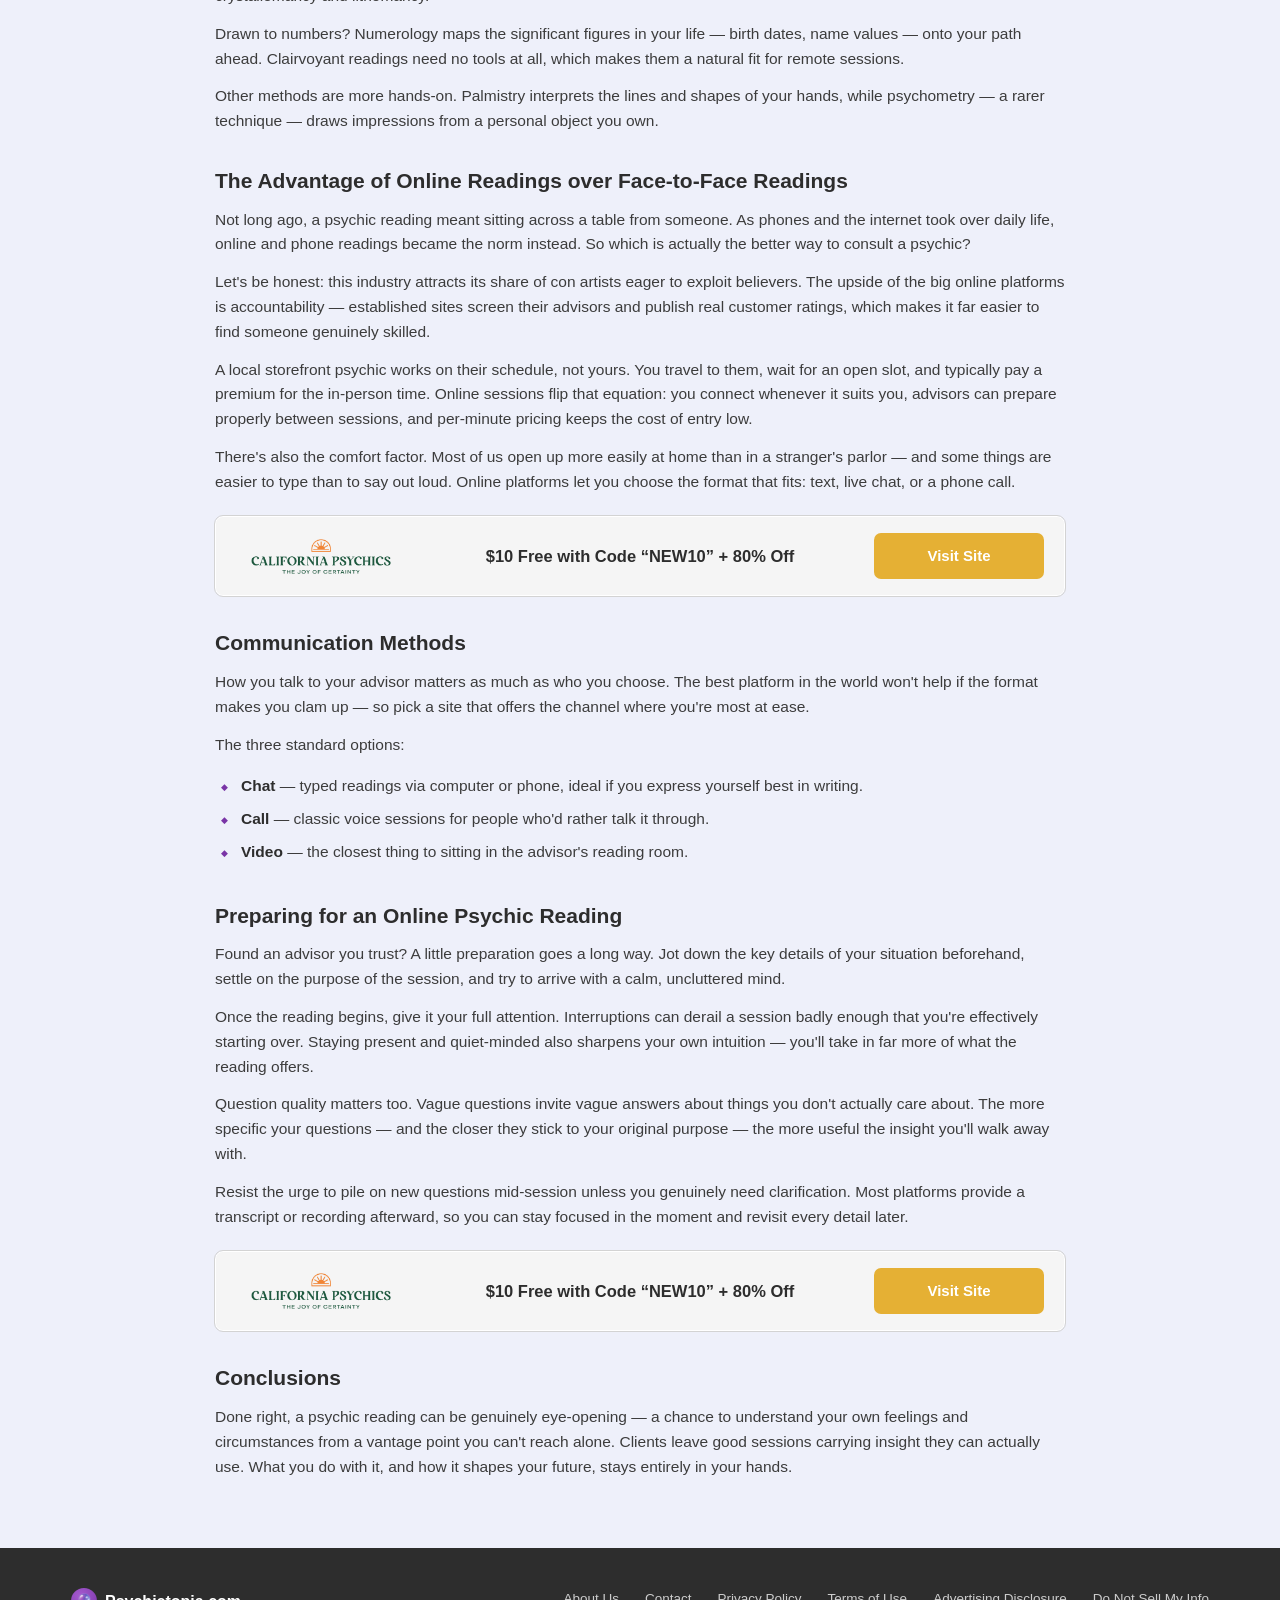
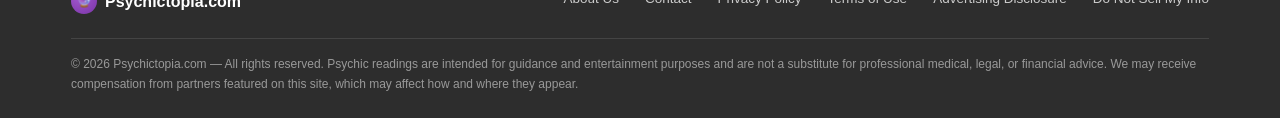
<file: psychic-mediums/index.html>
<!DOCTYPE html>
<html lang="en">
<head>
<meta charset="UTF-8">
<meta name="viewport" content="width=device-width, initial-scale=1.0">
<title>Psychictopia.com — 2026's Best Psychic Reading Services</title>
<meta name="description" content="Compare 2026's top-rated online psychic reading services side by side, with exclusive intro offers for new customers.">
<!-- Microsoft Advertising UET tag -->
<script>(function(w,d,t,u,o){w[u]=w[u]||[],o.ts=(new Date).getTime();var n=d.createElement(t); n.src="https://bat.bing.net/bat.js?ti="+o.ti+("uetq"!=u?"&q="+u:""),n.async=1, n.onload=n.onreadystatechange=function(){var s=this.readyState;s&&"loaded"!==s&&"complete"!==s||( o.q=w[u],w[u]=new UET(o),w[u].push("pageLoad"),n.onload=n.onreadystatechange=null)}; var i=d.getElementsByTagName(t)[0];i.parentNode.insertBefore(n,i); })(window,document,"script","uetq",{ti:"271011563", enableAutoSpaTracking: true});</script>
<!-- Microsoft Advertising conversion goal: outbound_click -->
<script>
function uet_report_conversion() {
    window.uetq = window.uetq || [];
    window.uetq.push('event', 'outbound_click', {});
}
/* Fire on any CTA: partner buttons, in-content promo buttons, partner logos
   and the sticky call bar. Delegated and in the capture phase so it runs
   before navigation, and keeps working after ClickFlare rewrites the hrefs.
   No client-side dedup — the Bing goal is configured to count uniques. */
(function () {
    var CTA = '.visit-btn, .b-btn, .logo-link, .cp-logo, .pg-logo, .keen-logo, .kasamba-logo, .call-bar';
    document.addEventListener('click', function (e) {
        var t = e.target;
        if (t && t.closest && t.closest(CTA)) uet_report_conversion();
    }, true);
})();
</script>
<!-- Microsoft Clarity -->
<script type="text/javascript">
    (function(c,l,a,r,i,t,y){
        c[a]=c[a]||function(){(c[a].q=c[a].q||[]).push(arguments)};
        t=l.createElement(r);t.async=1;t.src="https://www.clarity.ms/tag/"+i;
        y=l.getElementsByTagName(r)[0];y.parentNode.insertBefore(t,y);
    })(window, document, "clarity", "script", "xtrt93abcd");
</script>
<style>
  :root {
    --purple: #7934a6;
    --purple-hover: #552575;
    --rating-bg: #4d44ad;
    --editor-badge: #c165fc;
    --first-border: rgb(193,101,252);
    --gold: #e5b034;
    --gold-hover: #e5a000;
    --tp-green: #19b67a;
    --dark-strip: #2c3137;
    --footer-bg: #2d2d2d;
    --sidebar-bg: #e8e8e8;
    --text: #2d2d2d;
    --line: #d3d3d3;
    --light: #f5f5f5;
    --page-bg: #eef0fa;
  }
  * { margin: 0; padding: 0; box-sizing: border-box; }
  body {
    font-family: -apple-system, BlinkMacSystemFont, 'Segoe UI', Roboto, Arial, sans-serif;
    color: var(--text);
    background: var(--page-bg);
    line-height: 1.6;
    font-size: 16px;
  }
  a { color: var(--purple); }
  .wrap { max-width: 1170px; margin: 0 auto; padding: 0 16px; }

  /* ===== Nav bar ===== */
  .navbar { background: #fff; box-shadow: 0 1px 4px rgba(0,0,0,.08); position: relative; z-index: 5; }
  .navbar-inner { display: flex; align-items: center; justify-content: space-between; padding: 12px 0; }
  .logo { display: flex; align-items: center; gap: 8px; text-decoration: none; }
  .logo .mark {
    width: 30px; height: 30px; border-radius: 50%;
    background: radial-gradient(circle at 35% 30%, #a55ad0, var(--purple));
    color: #fff; display: flex; align-items: center; justify-content: center;
    font-size: 16px;
  }
  .logo .name { font-weight: 800; font-size: 18px; color: var(--text); letter-spacing: -.2px; }
  .logo .name span { color: var(--purple); }
  .navlinks a { color: #444; text-decoration: none; font-size: 14px; margin-left: 24px; font-weight: 500; }
  .navlinks a:hover { color: var(--purple); }

  /* ===== Hero banner ===== */
  .banner {
    position: relative;
    color: #2f2f3d;
    background: var(--page-bg);
    overflow: hidden;
  }
  .banner-inner { position: relative; padding: 56px 0 48px; }
  .banner h1 { font-size: 40px; font-weight: 800; line-height: 1.15; max-width: 620px; margin-bottom: 12px; color: #1e1b33; }
  .banner .subtitle { font-size: 19px; color: #4a4a5c; max-width: 560px; margin-bottom: 16px; }
  .banner .last-update { font-size: 12.5px; color: #61616f; }
  .banner .last-update strong { color: #3a3a4a; font-weight: 600; }
  .banner-strip { position: relative; background: #e4e7f6; border-top: 1px solid #dce0f2; border-bottom: 1px solid #dce0f2; font-size: 13.5px; }
  .banner-strip .wrap { display: flex; gap: 36px; justify-content: center; padding: 10px 16px; flex-wrap: wrap; }
  .banner-strip span { color: #3a3a4a; }
  .banner-strip span::before { content: "✓"; color: var(--tp-green); font-weight: 700; margin-right: 7px; }

  /* ===== Partner list ===== */
  .list-section { padding: 44px 0 8px; }
  .partner-card {
    position: relative;
    display: grid;
    grid-template-columns: 210px 1fr 190px;
    gap: 0;
    border: 1px solid #e6e6ef;
    border-radius: 12px;
    margin-bottom: 18px;
    background: #fff;
    box-shadow: 0 2px 10px rgba(40, 25, 80, .06);
    transition: box-shadow .15s ease;
  }
  .partner-card:hover { box-shadow: 0 6px 20px rgba(0,0,0,.10); }
  .partner-card.first { border: 3px solid var(--first-border); }
  .rank {
    position: absolute; top: 50%; left: -18px; transform: translateY(-50%);
    width: 38px; height: 38px; border-radius: 50%;
    background: #f0d9fb; border: 0;
    display: flex; align-items: center; justify-content: center;
    font-weight: 700; font-size: 16px; color: #7b3fa8;
  }
  .editor-badge {
    position: absolute; top: -14px; left: 44px;
    background: var(--editor-badge); color: #fff;
    font-size: 11.5px; font-weight: 700; letter-spacing: .4px;
    padding: 4px 14px; border-radius: 14px;
  }
  .highlight-tag {
    display: inline-flex; align-items: center; gap: 5px;
    color: var(--gold); font-size: 12.5px; font-weight: 700;
    margin-bottom: 6px;
  }
  .card-logo {
    display: flex; flex-direction: column; align-items: center; justify-content: center;
    padding: 26px 14px; border-right: 1px solid #eee; text-align: center;
  }
  .brandmark { font-size: 30px; line-height: 1; margin-bottom: 8px; }
  .card-logo img.partner-logo { max-width: 155px; max-height: 52px; width: auto; height: auto; margin-bottom: 4px; }
  /* Full width so the anchor never shrinks to zero: an SVG without intrinsic
     width/height would otherwise collapse inside a shrink-to-fit box. */
  .logo-link { display: block; width: 100%; text-align: center; line-height: 0; text-decoration: none; }
  .brandname { font-weight: 800; font-size: 19px; letter-spacing: -.3px; }
  .brandname small { display: block; font-size: 10.5px; font-weight: 500; color: #888; letter-spacing: 1.5px; text-transform: uppercase; margin-top: 2px; }
  .chose-today { font-size: 11px; color: #888; margin-top: 12px; }
  .chose-today strong { color: var(--purple); }
  .card-body { padding: 22px 24px; }
  .card-body ul { list-style: none; margin: 4px 0 10px; }
  .card-body li { padding: 3px 0 3px 24px; position: relative; font-size: 14.5px; color: #444; }
  .card-body li::before { content: "✓"; position: absolute; left: 2px; color: var(--tp-green); font-weight: 700; }
  .promo-line {
    display: inline-block;
    background: #f9f2e2; border: 1px dashed var(--gold);
    color: #8a6510; font-size: 13px; font-weight: 700;
    border-radius: 6px; padding: 5px 12px; margin-top: 4px;
  }
  .promo-line::before { content: "🎁 "; }
  .card-cta {
    display: flex; flex-direction: column; align-items: center; justify-content: center;
    padding: 22px 18px; border-left: 1px solid #eee;
  }
  .score-tag { font-size: 11px; color: #888; text-transform: uppercase; letter-spacing: .8px; margin-bottom: 2px; }
  .score-num { font-size: 34px; font-weight: 800; color: var(--rating-bg); line-height: 1; }
  .score-label { font-size: 13px; font-weight: 700; color: var(--rating-bg); margin: 2px 0 4px; }
  .stars { color: var(--tp-green); font-size: 15px; letter-spacing: 1.5px; }
  .reviews { font-size: 11.5px; color: #888; margin: 4px 0 14px; text-decoration: underline; cursor: pointer; }
  .visit-btn {
    display: block; width: 100%; text-align: center;
    background: var(--purple); color: #fff !important;
    font-weight: 700; font-size: 15.5px; text-decoration: none;
    padding: 12px 10px; border-radius: 7px;
    transition: background .15s ease;
  }
  .visit-btn:hover { background: var(--purple-hover); }
  .new-tag {
    background: var(--tp-green); color: #fff; font-size: 11px; font-weight: 700;
    padding: 3px 10px; border-radius: 12px; margin-bottom: 8px;
  }

  /* ===== Card style B (California Psychics) ===== */
  .partner-card.style-b {
    grid-template-columns: 218px 1fr 210px;
    border-radius: 14px;
    border-color: #e8e6ef;
    box-shadow: 0 3px 14px rgba(40, 25, 80, .07);
  }
  .partner-card.style-b.first { border: 3px solid var(--first-border); }
  .partner-card.style-b .card-logo { border-right: 0; padding: 24px 10px 24px 24px; }
  .cp-logo { display: block; width: 100%; text-align: center; line-height: 0; text-decoration: none; }
  .cp-logo img { display: inline-block; width: 100%; max-width: 165px; height: auto; }
  .pg-logo { display: block; text-decoration: none; }
  .pg-logo img { display: block; width: 100%; max-width: 168px; height: auto; }
  .keen-logo, .kasamba-logo { display: flex; align-items: center; gap: 6px; text-decoration: none; }
  .keen-logo svg, .kasamba-logo svg { flex: 0 0 auto; display: block; }
  .keen-logo .brand-text {
    font-family: Georgia, 'Times New Roman', serif;
    color: #6e6e6e; font-size: 30px; font-weight: 400; letter-spacing: -.5px;
  }
  .kasamba-logo .brand-text { color: #6b82f6; font-size: 23px; font-weight: 700; letter-spacing: -.7px; }
  .partner-card.style-b .card-body { padding: 22px 8px 22px 0; }
  .offer-headline { font-size: 16.5px; font-weight: 700; color: #1c1c28; margin-bottom: 10px; line-height: 1.35; }
  .checks-gold { list-style: none; margin: 0; }
  .checks-gold li { padding: 4px 0 4px 26px; position: relative; font-size: 15px; color: #33333f; }
  .checks-gold li::before { content: "✓"; position: absolute; left: 2px; top: 4px; color: #f0a132; font-weight: 700; font-size: 16px; }
  .partner-card.style-b .card-cta { border-left: 0; padding: 22px 20px; text-align: center; }
  .visit-btn.pill { border-radius: 30px; padding: 13px 10px; }

  /* ===== Content + sidebar ===== */
  .content-grid {
    display: grid;
    grid-template-columns: 1fr;
    max-width: 850px;
    gap: 36px;
    padding: 36px 0 56px;
    align-items: start;
  }
  article h2 { font-size: 27px; line-height: 1.3; margin-bottom: 14px; }
  article h3 { font-size: 21px; margin: 30px 0 10px; }
  article p { margin-bottom: 13px; color: #3c3c3c; font-size: 15.5px; }
  article ul { margin: 6px 0 16px 4px; list-style: none; }
  article ul li { padding: 4px 0 4px 22px; position: relative; font-size: 15.5px; color: #3c3c3c; }
  article ul li::before { content: "◆"; color: var(--purple); font-size: 9px; position: absolute; left: 2px; top: 10px; }
  article ul li strong { color: var(--text); }

  /* In-content promo card (buttono) */
  .buttono {
    display: grid; grid-template-columns: 170px 1fr 170px; align-items: center;
    background: var(--light); border: 1px solid #fff; outline: 1px solid var(--line);
    border-radius: 8px; padding: 16px 20px; margin: 22px 0; gap: 16px;
  }
  .buttono .b-logo { text-align: center; font-weight: 800; font-size: 16px; }
  .buttono .b-logo .brandmark { font-size: 24px; margin-bottom: 2px; }
  .buttono .b-logo img { max-width: 140px; max-height: 44px; width: auto; height: auto; }
  .buttono .b-text { font-size: 16.5px; font-weight: 700; color: var(--text); text-align: center; }
  .buttono .b-btn {
    display: block; text-align: center; background: var(--gold); color: #fff !important;
    text-decoration: none; font-weight: 700; font-size: 15px;
    padding: 11px 8px; border-radius: 7px; transition: background .15s ease;
  }
  .buttono .b-btn:hover { background: var(--gold-hover); }

  /* ===== Sticky call bar ===== */
  .call-bar {
    /* hidden by default; the mobile breakpoint switches it to flex */
    display: none;
    position: fixed; left: 0; right: 0; bottom: 0; z-index: 60;
    flex-direction: column; align-items: center; justify-content: center;
    gap: 1px; text-align: center; text-decoration: none;
    padding: 9px 16px calc(9px + env(safe-area-inset-bottom, 0px));
    background: linear-gradient(180deg, #8b3fbe, var(--purple));
    color: #fff !important;
    box-shadow: 0 -3px 16px rgba(30, 20, 60, .3);
  }
  .call-bar:active { background: var(--purple-hover); }
  /* Attention loop. Only transform and opacity are animated, so it stays on
     the compositor and never re-lays-out the fixed bar. */
  .call-bar { overflow: hidden; }
  .call-bar::after {
    content: ""; position: absolute; top: 0; bottom: 0; left: 0; width: 55%;
    pointer-events: none;
    background: linear-gradient(100deg, transparent 0%, rgba(255,255,255,.26) 50%, transparent 100%);
    transform: translateX(-120%);
    animation: callShine 3.2s ease-in-out infinite;
  }
  .call-bar .call-main svg { animation: callRing 3.2s ease-in-out infinite; transform-origin: 50% 60%; }
  @keyframes callShine {
    0%, 55%  { transform: translateX(-120%); }
    85%, 100% { transform: translateX(320%); }
  }
  @keyframes callRing {
    0%, 60%, 100% { transform: rotate(0deg); }
    66% { transform: rotate(-15deg); }
    72% { transform: rotate(13deg); }
    78% { transform: rotate(-9deg); }
    84% { transform: rotate(6deg); }
    90% { transform: rotate(-3deg); }
  }
  @media (prefers-reduced-motion: reduce) {
    .call-bar::after, .call-bar .call-main svg { animation: none; }
    .call-bar::after { display: none; }
  }
  .call-bar .call-main {
    display: inline-flex; align-items: center; gap: 8px;
    font-size: 17px; font-weight: 800; letter-spacing: -.2px; line-height: 1.2;
  }
  .call-bar .call-main svg { flex: 0 0 auto; }
  .call-bar .call-sub { font-size: 12px; opacity: .88; font-weight: 500; }

  /* ===== Footer ===== */
  footer { background: var(--footer-bg); color: #bbb; padding: 40px 0 24px; font-size: 13.5px; }
  .footer-grid { display: flex; justify-content: space-between; gap: 30px; flex-wrap: wrap; margin-bottom: 24px; }
  .footer-logo { display: flex; align-items: center; gap: 8px; }
  .footer-logo .mark { width: 26px; height: 26px; border-radius: 50%; background: radial-gradient(circle at 35% 30%, #a55ad0, var(--purple)); display: flex; align-items: center; justify-content: center; font-size: 13px; }
  .footer-logo .name { color: #fff; font-weight: 800; font-size: 16px; }
  footer ul { list-style: none; display: flex; gap: 26px; flex-wrap: wrap; }
  footer ul a { color: #ccc; text-decoration: none; }
  footer ul a:hover { color: #fff; }
  .copyright { border-top: 1px solid #444; padding-top: 16px; font-size: 12px; color: #999; }

  /* ===== Responsive ===== */
  @media (max-width: 900px) {
    .content-grid { grid-template-columns: 1fr; }
    article { padding: 0 20px; }
    .partner-card { grid-template-columns: 1fr; }
    .partner-card.style-b { grid-template-columns: 1fr; }
    .rank { top: -1px; left: 10px; transform: none; }
    .editor-badge { left: 58px; }
    .partner-card.style-b .card-logo { border-bottom: 1px solid #eee; }
    .partner-card.style-b .card-body { padding: 22px 24px; }
    .card-logo { border-right: 0; border-bottom: 1px solid #eee; padding: 30px 14px 18px; }
    .card-cta { border-left: 0; border-top: 1px solid #eee; }
    .banner-inner { text-align: center; }
    .banner h1 { font-size: 29px; margin-left: auto; margin-right: auto; }
    .banner .subtitle {
      margin-left: auto; margin-right: auto;
      font-size: 15.5px; line-height: 1.45; margin-bottom: 12px;
    }
    /* Two compact columns instead of four full-width rows, so the strip
       stops pushing the first partner card below the fold. */
    .banner-strip { font-size: 12.5px; }
    .banner-strip .wrap {
      display: grid;
      grid-template-columns: 1fr 1fr;
      gap: 7px 10px;
      padding: 10px 14px;
      justify-content: initial;
    }
    .banner-strip span { text-align: left; line-height: 1.35; }
    .banner-strip span::before { margin-right: 5px; }
    .buttono { grid-template-columns: 1fr; text-align: center; }
    .navlinks { display: none; }
    /* Sticky call bar is mobile-only: tap-to-call is not useful on desktop */
    .call-bar { display: flex; }
    body { padding-bottom: 74px; }

    /* Above-the-fold budget on mobile: tighten the banner, strip and the
       first card so the Editor's Choice CTA lands within the first screen. */
    .banner-inner { padding: 22px 0 18px; }
    .banner h1 { font-size: 24px; margin-bottom: 8px; }
    .banner .subtitle { font-size: 14px; line-height: 1.4; margin-bottom: 8px; }
    .banner-strip .wrap { padding: 8px 14px; gap: 5px 10px; }
    .list-section { padding-top: 34px; }
    .partner-card.style-b .card-logo { padding: 14px 10px 10px; }
    .partner-card.style-b .card-body { padding: 14px 18px; }
    .offer-headline { font-size: 15.5px; margin-bottom: 7px; }
    .checks-gold li { padding: 2px 0 2px 24px; font-size: 14px; line-height: 1.35; }
    .checks-gold li::before { top: 2px; }
    /* Every card: score reads as one compact line with the button beneath it.
       flex-direction must be reset here, the base rule sets column. */
    .card-cta {
      display: flex;
      flex-direction: row;
      flex-wrap: wrap;
      align-items: baseline;
      justify-content: center;
      gap: 2px 8px;
      padding: 10px 18px 14px;
    }
    .card-cta .score-tag { margin-bottom: 0; }
    .card-cta .score-num { font-size: 24px; }
    .card-cta .score-label { margin: 0; }
    .card-cta .stars { font-size: 13px; }
    .card-cta .reviews { margin: 0; }
    .card-cta .visit-btn { flex: 0 0 100%; margin-top: 9px; }
  }
</style>
</head>
<body>

<!-- Nav bar -->
<div class="navbar">
  <div class="wrap navbar-inner">
    <a class="logo" href="#">
      <span class="mark">🔮</span>
      <span class="name">Psychic<span>topia</span>.com</span>
    </a>
    <nav class="navlinks">
      <a href="#list">Top Psychic Sites</a>
      <a href="#article">Guide</a>
    </nav>
  </div>
</div>

<!-- Hero banner -->
<div class="banner">
  <div class="wrap banner-inner">
    <h1>Top Psychic Medium Sites of 2026</h1>
    <p class="subtitle">Exclusive intro deals for first-time customers!</p>
    <p class="last-update"><strong>Last updated:</strong> August 2026</p>
  </div>
  <div class="banner-strip">
    <div class="wrap">
      <span>Screened &amp; Gifted Advisors</span>
      <span>Exclusive New-Customer Offers</span>
      <span>Chat, Phone &amp; Video Readings</span>
      <span>Satisfaction Guarantees</span>
    </div>
  </div>
</div>

<!-- Partner list -->
<section class="list-section" id="list">
  <div class="wrap">

    <!-- #1 California Psychics -->
    <div class="partner-card style-b first">
      <div class="rank">1</div>
      <div class="editor-badge">Editor's Choice</div>
      <div class="card-logo">
        <a class="cp-logo" href="https://secure.psychictopia.com/cf/click/1" rel="nofollow sponsored">
          <img src="/assets/california-psychics-logo.webp" alt="California Psychics logo" width="238" height="61" loading="lazy" decoding="async">
        </a>
      </div>
      <div class="card-body">
        <div class="offer-headline">Exclusive Deal: $10 Free with Code "NEW10" + 80% Off</div>
        <ul class="checks-gold">
          <li>Highly rated advisors backed by verified customer reviews</li>
          <li>Trusted psychic readings since 1995</li>
          <li>Every session covered by a full satisfaction guarantee</li>
        </ul>
      </div>
      <div class="card-cta">
        <div class="score-tag">Our score</div>
        <div class="score-num">9.7</div>
        <div class="score-label">Outstanding</div>
        <div class="stars">★★★★★</div>
        <div class="reviews">1,842 user reviews</div>
        <a class="visit-btn pill" href="https://secure.psychictopia.com/cf/click/1" rel="nofollow sponsored">Visit Site</a>
      </div>
    </div>

    <!-- #2 Purple Garden -->
    <div class="partner-card style-b">
      <div class="rank">2</div>
      <div class="card-logo">
        <a class="pg-logo" href="https://secure.psychictopia.com/cf/click/2" rel="nofollow sponsored">
          <img src="/assets/purple-garden-logo.svg" alt="Purple Garden logo" width="158" height="34" loading="lazy" decoding="async">
        </a>
      </div>
      <div class="card-body">
        <div class="offer-headline">Special Offer: Get $30 Free On Your First Reading</div>
        <ul class="checks-gold">
          <li>91.5% prediction accuracy, rated by real customers</li>
          <li>More than 900 vetted psychics to choose from</li>
          <li>Live readings by chat, voice, or video</li>
        </ul>
      </div>
      <div class="card-cta">
        <div class="score-tag">Our score</div>
        <div class="score-num">9.5</div>
        <div class="score-label">Outstanding</div>
        <div class="stars">★★★★★</div>
        <div class="reviews">1,296 user reviews</div>
        <a class="visit-btn pill" href="https://secure.psychictopia.com/cf/click/2" rel="nofollow sponsored">Visit Site</a>
      </div>
    </div>

    <!-- #3 -->
    <div class="partner-card">
      <div class="rank">3</div>
      <div class="card-logo">
        <a class="logo-link" href="https://secure.psychictopia.com/cf/click/3" rel="nofollow sponsored"><img class="partner-logo" src="/assets/spiritual-blossom-logo.svg" alt="Spiritual Blossom logo" width="380" height="129" loading="lazy" decoding="async"></a>
        <div class="chose-today"><strong>31,204</strong> visitors picked this site this week</div>
      </div>
      <div class="card-body">
        <span class="highlight-tag">★ Best Value Bundle</span>
        <ul>
          <li>Hand-picked advisors specializing in love and relationship readings</li>
          <li>Straightforward per-minute pricing with no hidden fees</li>
          <li>Slick mobile experience for readings on the go</li>
        </ul>
        <span class="promo-line">Intro bundle: 30 minutes (up to a $200 value) for under $20</span>
      </div>
      <div class="card-cta">
        <div class="score-tag">Our score</div>
        <div class="score-num">9.2</div>
        <div class="score-label">Excellent</div>
        <div class="stars">★★★★½</div>
        <div class="reviews">1,087 user reviews</div>
        <a class="visit-btn pill" href="https://secure.psychictopia.com/cf/click/3" rel="nofollow sponsored">Visit Site</a>
      </div>
    </div>

    <!-- #4 Keen -->
    <div class="partner-card style-b">
      <div class="rank">4</div>
      <div class="card-logo">
        <a class="keen-logo" href="https://secure.psychictopia.com/cf/click/4" rel="nofollow sponsored">
          <svg width="36" height="31" viewBox="0 0 62 54" aria-hidden="true">
            <g style="mix-blend-mode: multiply">
              <ellipse cx="25" cy="21" rx="9" ry="17.5" transform="rotate(-20 25 21)" fill="#5aa892" opacity=".9"/>
              <ellipse cx="37" cy="21" rx="9" ry="17.5" transform="rotate(20 37 21)" fill="#74baa3" opacity=".85"/>
              <ellipse cx="19" cy="35" rx="16" ry="9" transform="rotate(-8 19 35)" fill="#9ecabb" opacity=".9"/>
              <ellipse cx="36" cy="36" rx="17" ry="9" transform="rotate(6 36 36)" fill="#17806d" opacity=".88"/>
            </g>
          </svg>
          <span class="brand-text">keen</span>
        </a>
      </div>
      <div class="card-body">
        <div class="offer-headline">Special Offer: 5 Minutes for Just $1</div>
        <ul class="checks-gold">
          <li>Over 20 years of proven psychic experience</li>
          <li>Advisors available by phone or chat, 24/7</li>
          <li>Completely anonymous and confidential conversations</li>
        </ul>
      </div>
      <div class="card-cta">
        <div class="score-tag">Our score</div>
        <div class="score-num">9.0</div>
        <div class="score-label">Excellent</div>
        <div class="stars">★★★★½</div>
        <div class="reviews">1,573 user reviews</div>
        <a class="visit-btn pill" href="https://secure.psychictopia.com/cf/click/4" rel="nofollow sponsored">Visit Site</a>
      </div>
    </div>

    <!-- #5 Kasamba -->
    <div class="partner-card style-b">
      <div class="rank">5</div>
      <div class="card-logo">
        <a class="kasamba-logo" href="https://secure.psychictopia.com/cf/click/5" rel="nofollow sponsored">
          <svg width="33" height="31" viewBox="0 0 40 38" aria-hidden="true">
            <g fill="none" stroke-width="2.2" stroke-linecap="round">
              <path d="M8 9 L32 29 M32 9 L8 29" stroke="#7ac943"/>
              <g stroke="#6b82f6">
                <circle cx="13.5" cy="13" r="6.6"/>
                <circle cx="26.5" cy="13" r="6.6"/>
                <circle cx="13.5" cy="25" r="6.6"/>
                <circle cx="26.5" cy="25" r="6.6"/>
              </g>
            </g>
          </svg>
          <span class="brand-text">kasamba</span>
        </a>
      </div>
      <div class="card-body">
        <div class="offer-headline">3 Free Minutes + 50% Off Your First Purchase</div>
        <ul class="checks-gold">
          <li>Secure, confidential sessions with complete privacy</li>
          <li>Qualified psychics, tarot readers, and mediums</li>
          <li>Live chat and phone readings 24/7 with real advisors</li>
        </ul>
      </div>
      <div class="card-cta">
        <div class="score-tag">Our score</div>
        <div class="score-num">8.8</div>
        <div class="score-label">Very Good</div>
        <div class="stars">★★★★</div>
        <div class="reviews">928 user reviews</div>
        <a class="visit-btn pill" href="https://secure.psychictopia.com/cf/click/5" rel="nofollow sponsored">Visit Site</a>
      </div>
    </div>

    <!-- #6 -->
    <div class="partner-card">
      <div class="rank">6</div>
      <div class="card-logo">
        <a class="logo-link" href="https://secure.psychictopia.com/cf/click/6" rel="nofollow sponsored"><img class="partner-logo" src="/assets/mysticsense-logo.svg" alt="Mysticsense logo" width="322" height="64" loading="lazy" decoding="async"></a>
        <div class="chose-today"><strong>24,911</strong> visitors picked this site this week</div>
      </div>
      <div class="card-body">
        <span class="highlight-tag">★ Best Advisor Filters</span>
        <ul>
          <li>Powerful search filters by specialty, tool, and reading style</li>
          <li>Detailed advisor profiles with verified customer ratings</li>
          <li>24/7 availability across chat, phone, and video</li>
        </ul>
        <span class="promo-line">5 free minutes with your first paid reading</span>
      </div>
      <div class="card-cta">
        <div class="score-tag">Our score</div>
        <div class="score-num">8.6</div>
        <div class="score-label">Very Good</div>
        <div class="stars">★★★★</div>
        <div class="reviews">864 user reviews</div>
        <a class="visit-btn pill" href="https://secure.psychictopia.com/cf/click/6" rel="nofollow sponsored">Visit Site</a>
      </div>
    </div>

  </div>
</section>

<!-- Article + sidebar -->
<div class="wrap content-grid" id="article">
  <article>
    <h2>Wondering What's Ahead? What an Online Psychic Reading Can Actually Do for You</h2>
    <p>People have turned to intuitive readers for guidance for centuries, and the practice hasn't gone anywhere — it has simply moved online. Today, connecting with a gifted advisor takes minutes, not a trip across town. Whether this is your first reading or you've had sessions before that left you underwhelmed, this guide will help you get real value from your next one.</p>

    <h3>Why Book a Psychic Reading?</h3>
    <p>Before you start comparing psychics, get clear on your "why." Everyone comes to a reading with a different motivation, and knowing yours ahead of time is the single biggest factor in whether the session feels worthwhile.</p>
    <p>So much day-to-day anxiety comes from simply not knowing how things will turn out — the job application still sitting in someone's inbox, the relationship that could go either way, the decision you keep putting off. A reading won't hand you a crystal-clear script for the future, but it can illuminate the paths in front of you and quiet that fear of the unknown.</p>
    <p>And a good advisor does more than soothe nerves or stir up excitement. The real gift of a quality reading is agency: it helps you see your options clearly so <em>you</em> decide how to meet what's coming. Most clients walk away with one of three things — confidence, clarity, or closure.</p>

    <div class="buttono">
      <div class="b-logo"><a class="logo-link" href="https://secure.psychictopia.com/cf/click/7" rel="nofollow sponsored"><img src="/assets/california-psychics-logo.webp" alt="California Psychics logo" width="238" height="61" loading="lazy" decoding="async"></a></div>
      <div class="b-text">$10 Free with Code &ldquo;NEW10&rdquo; + 80% Off</div>
      <a class="b-btn" href="https://secure.psychictopia.com/cf/click/7" rel="nofollow sponsored">Visit Site</a>
    </div>

    <h3>Specialties in Psychic Readings</h3>
    <p>The most common first-timer mistake? Booking a session with no particular focus. A general "tell me about my life" reading tends to skim the surface of everything and satisfy nothing. Skilled advisors will usually ask you to narrow in on the area you care about most — and the reading is far better for it.</p>
    <p>Have several areas you want to explore? Many advisors will suggest booking separate sessions, or they'll work through your topics one at a time in a set order.</p>
    <p>Here are the specialties you'll see most often when browsing advisor profiles:</p>
    <ul>
      <li><strong>Life Purpose</strong> — for anyone seeking direction, motivation, or a deeper sense of meaning.</li>
      <li><strong>Love &amp; Relationships</strong> — everything involving the heart: dating, marriage, breakups, and family or friendship dynamics.</li>
      <li><strong>Career &amp; Finance</strong> — insight into workplace decisions, money worries, and new opportunities.</li>
      <li><strong>Grief &amp; Loss</strong> — comfort and support for those mourning a loved one.</li>
    </ul>

    <h3>Psychic Tools</h3>
    <p>Advisors draw on a wide toolkit, and no two readings look exactly alike. Because every client is different, the same psychic may use different methods from one session to the next — even over the phone or video. Which tool comes out often depends on the advisor's particular gift.</p>
    <p>Tarot decks and rune stones are two of the classics: a spread of cards, or a cast of stones marked with ancient letters, each interpreted for your situation. Some readers work with crystals and gemstones instead — practices known as crystallomancy and lithomancy.</p>
    <p>Drawn to numbers? Numerology maps the significant figures in your life — birth dates, name values — onto your path ahead. Clairvoyant readings need no tools at all, which makes them a natural fit for remote sessions.</p>
    <p>Other methods are more hands-on. Palmistry interprets the lines and shapes of your hands, while psychometry — a rarer technique — draws impressions from a personal object you own.</p>

    <h3>The Advantage of Online Readings over Face-to-Face Readings</h3>
    <p>Not long ago, a psychic reading meant sitting across a table from someone. As phones and the internet took over daily life, online and phone readings became the norm instead. So which is actually the better way to consult a psychic?</p>
    <p>Let's be honest: this industry attracts its share of con artists eager to exploit believers. The upside of the big online platforms is accountability — established sites screen their advisors and publish real customer ratings, which makes it far easier to find someone genuinely skilled.</p>
    <p>A local storefront psychic works on their schedule, not yours. You travel to them, wait for an open slot, and typically pay a premium for the in-person time. Online sessions flip that equation: you connect whenever it suits you, advisors can prepare properly between sessions, and per-minute pricing keeps the cost of entry low.</p>
    <p>There's also the comfort factor. Most of us open up more easily at home than in a stranger's parlor — and some things are easier to type than to say out loud. Online platforms let you choose the format that fits: text, live chat, or a phone call.</p>

    <div class="buttono">
      <div class="b-logo"><a class="logo-link" href="https://secure.psychictopia.com/cf/click/8" rel="nofollow sponsored"><img src="/assets/california-psychics-logo.webp" alt="California Psychics logo" width="238" height="61" loading="lazy" decoding="async"></a></div>
      <div class="b-text">$10 Free with Code &ldquo;NEW10&rdquo; + 80% Off</div>
      <a class="b-btn" href="https://secure.psychictopia.com/cf/click/8" rel="nofollow sponsored">Visit Site</a>
    </div>

    <h3>Communication Methods</h3>
    <p>How you talk to your advisor matters as much as who you choose. The best platform in the world won't help if the format makes you clam up — so pick a site that offers the channel where you're most at ease.</p>
    <p>The three standard options:</p>
    <ul>
      <li><strong>Chat</strong> — typed readings via computer or phone, ideal if you express yourself best in writing.</li>
      <li><strong>Call</strong> — classic voice sessions for people who'd rather talk it through.</li>
      <li><strong>Video</strong> — the closest thing to sitting in the advisor's reading room.</li>
    </ul>

    <h3>Preparing for an Online Psychic Reading</h3>
    <p>Found an advisor you trust? A little preparation goes a long way. Jot down the key details of your situation beforehand, settle on the purpose of the session, and try to arrive with a calm, uncluttered mind.</p>
    <p>Once the reading begins, give it your full attention. Interruptions can derail a session badly enough that you're effectively starting over. Staying present and quiet-minded also sharpens your own intuition — you'll take in far more of what the reading offers.</p>
    <p>Question quality matters too. Vague questions invite vague answers about things you don't actually care about. The more specific your questions — and the closer they stick to your original purpose — the more useful the insight you'll walk away with.</p>
    <p>Resist the urge to pile on new questions mid-session unless you genuinely need clarification. Most platforms provide a transcript or recording afterward, so you can stay focused in the moment and revisit every detail later.</p>

    <div class="buttono">
      <div class="b-logo"><a class="logo-link" href="https://secure.psychictopia.com/cf/click/9" rel="nofollow sponsored"><img src="/assets/california-psychics-logo.webp" alt="California Psychics logo" width="238" height="61" loading="lazy" decoding="async"></a></div>
      <div class="b-text">$10 Free with Code &ldquo;NEW10&rdquo; + 80% Off</div>
      <a class="b-btn" href="https://secure.psychictopia.com/cf/click/9" rel="nofollow sponsored">Visit Site</a>
    </div>

    <h3>Conclusions</h3>
    <p>Done right, a psychic reading can be genuinely eye-opening — a chance to understand your own feelings and circumstances from a vantage point you can't reach alone. Clients leave good sessions carrying insight they can actually use. What you do with it, and how it shapes your future, stays entirely in your hands.</p>
  </article>

</div>

<!-- Footer -->
<footer id="disclosure">
  <div class="wrap">
    <div class="footer-grid">
      <div class="footer-logo">
        <span class="mark">🔮</span>
        <span class="name">Psychictopia.com</span>
      </div>
      <ul>
        <li><a href="#">About Us</a></li>
        <li><a href="#">Contact</a></li>
        <li><a href="#">Privacy Policy</a></li>
        <li><a href="#">Terms of Use</a></li>
        <li><a href="#">Advertising Disclosure</a></li>
        <li><a href="#">Do Not Sell My Info</a></li>
      </ul>
    </div>
    <p class="copyright">© 2026 Psychictopia.com — All rights reserved. Psychic readings are intended for guidance and entertainment purposes and are not a substitute for professional medical, legal, or financial advice. We may receive compensation from partners featured on this site, which may affect how and where they appear.</p>
  </div>
</footer>

<!-- ClickFlare landing page tracking tag -->
<script>!function(){"use strict";var t="lp_ref",n="cpid",e="lpurl",c="https://secure.psychictopia.com",r="(?<domain>http(?:s?)://[^/]*)".concat("/cf/click"),a="(?:(?:/(?<cta>[1-9][0-9]*)/?)|(?:/))?",i="^".concat(r).concat(a).concat("(?:$|(\\?.*))"),o='javascript:window.clickflare.l="(?<original_link>'.concat(r).concat(a,'("|(\\?[^"]*"))).*'),s=function(){return new RegExp(i,"")},u=function(){return new RegExp(o,"")};function l(t){var n=function(t){return t.replace(s(),(function(t){for(var n=[],e=1;e<arguments.length;e++)n[e-1]=arguments[e];var r=n[n.length-1].domain;return t.replace(r,c)}))}(t);return'javascript:window.clickflare.l="'.concat(n,'"; void 0;')}function d(t,n){if(n&&t&&n.apply(document,[t]),/loaded|interactive|complete/.test(document.readyState))for(var e=0,c=document.links.length;e<c;e++)if(s().test(document.links[e].href)){var r=document.links[e];window.clickflare.links_replaced.has(r)||(r.href=l(r.href),window.clickflare.links_replaced.add(r))}}var f,h,m,p;!function(r,a){var i=document.onreadystatechange;window.clickflare||(window.clickflare={listeners:{},customParams:{},links_replaced:new Set,addEventListener:function(t,n){var e=this.listeners[t]||[];e.includes(n)||e.push(n),this.listeners[t]=e},dispatchEvent:function(t,n){n&&(this.customParams[t]=n),(this.listeners[t]||[]).forEach((function(t){return t(n)}))},push:function(t,n){n&&(this.customParams[t]=n),(this.listeners[t]||[]).forEach((function(t){return t(n)}))}},document.onreadystatechange=function(t){return d(t,i)},d(null,i),setTimeout((function(){!function(r,a){var i,o=function(r,a){var i=new URL("".concat(c).concat(r));o=a,s="{",u=s+s,l="_",d=l+l,o.startsWith(u)||o.startsWith(d)||i.searchParams.set(n,a);var o,s,u,l,d;return i.searchParams.append(t,document.referrer),i.searchParams.append(e,location.href),i.searchParams.append("lpt",document.title),i.searchParams.append("t",(new Date).getTime().toString()),i.toString()}(r,a),s=document.createElement("script"),l=document.scripts[0];s.async=1,s.src=o,s.onerror=function(){!function(){for(var t=function(t,n){var e=document.links[t];u().test(decodeURI(e.href))&&setTimeout((function(){e&&e.setAttribute("href",function(t){var n=t.match(u());if(n){var e=(n.groups||{}).original_link;return e?e.slice(0,-1):t}return t}(decodeURI(e.href)))}))},n=0,e=document.links.length;n<e;n++)t(n)}()},null===(i=l.parentNode)||void 0===i||i.insertBefore(s,l)}(r,a)})))}("".concat("/cf/tags","/").concat(new URL(window.location.href).searchParams.get("cftmid")||"__CONTAINER_ID__"),(m=new URL(window.location.href).searchParams.get(n),f=new RegExp("(^| )".concat("cf_cpid","=([^;]+)")),p=(h=document.cookie.match(f))&&h.pop()||null,m||p||"__CAMPAIGN_ID__"))}();</script>

<!-- Sticky call bar -->
<a class="call-bar" href="tel:+18887037999">
  <span class="call-main">
    <svg width="17" height="17" viewBox="0 0 24 24" fill="currentColor" aria-hidden="true"><path d="M6.6 10.8c1.4 2.8 3.8 5.1 6.6 6.6l2.2-2.2c.3-.3.7-.4 1-.2 1.1.4 2.4.6 3.6.6.6 0 1 .4 1 1V20c0 .6-.4 1-1 1C10.6 21 3 13.4 3 4c0-.6.4-1 1-1h3.5c.6 0 1 .4 1 1 0 1.3.2 2.5.6 3.6.1.4 0 .8-.2 1l-2.3 2.2z"/></svg>
    Tap to Call AskNow &middot; (888) 703-7999
  </span>
  <span class="call-sub">Best Phone Psychics 2026</span>
</a>

</body>
</html>
</file>
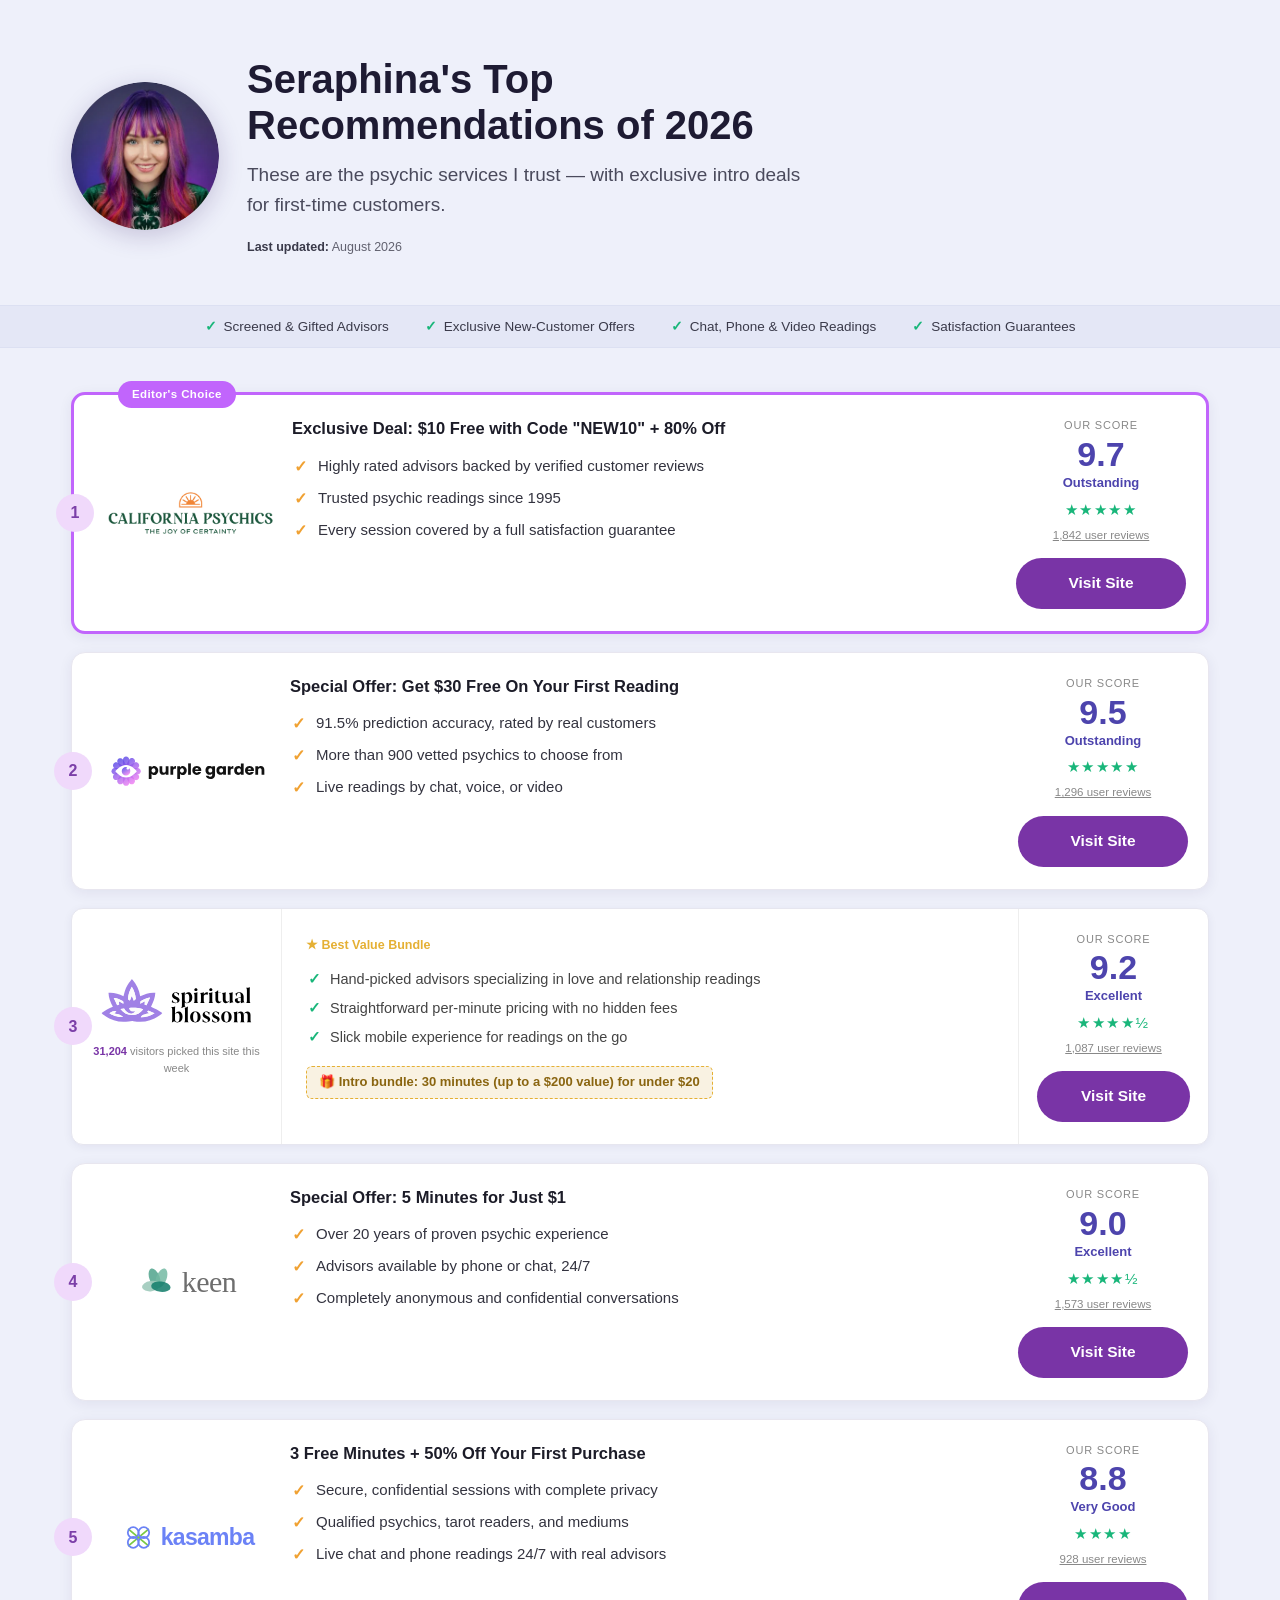
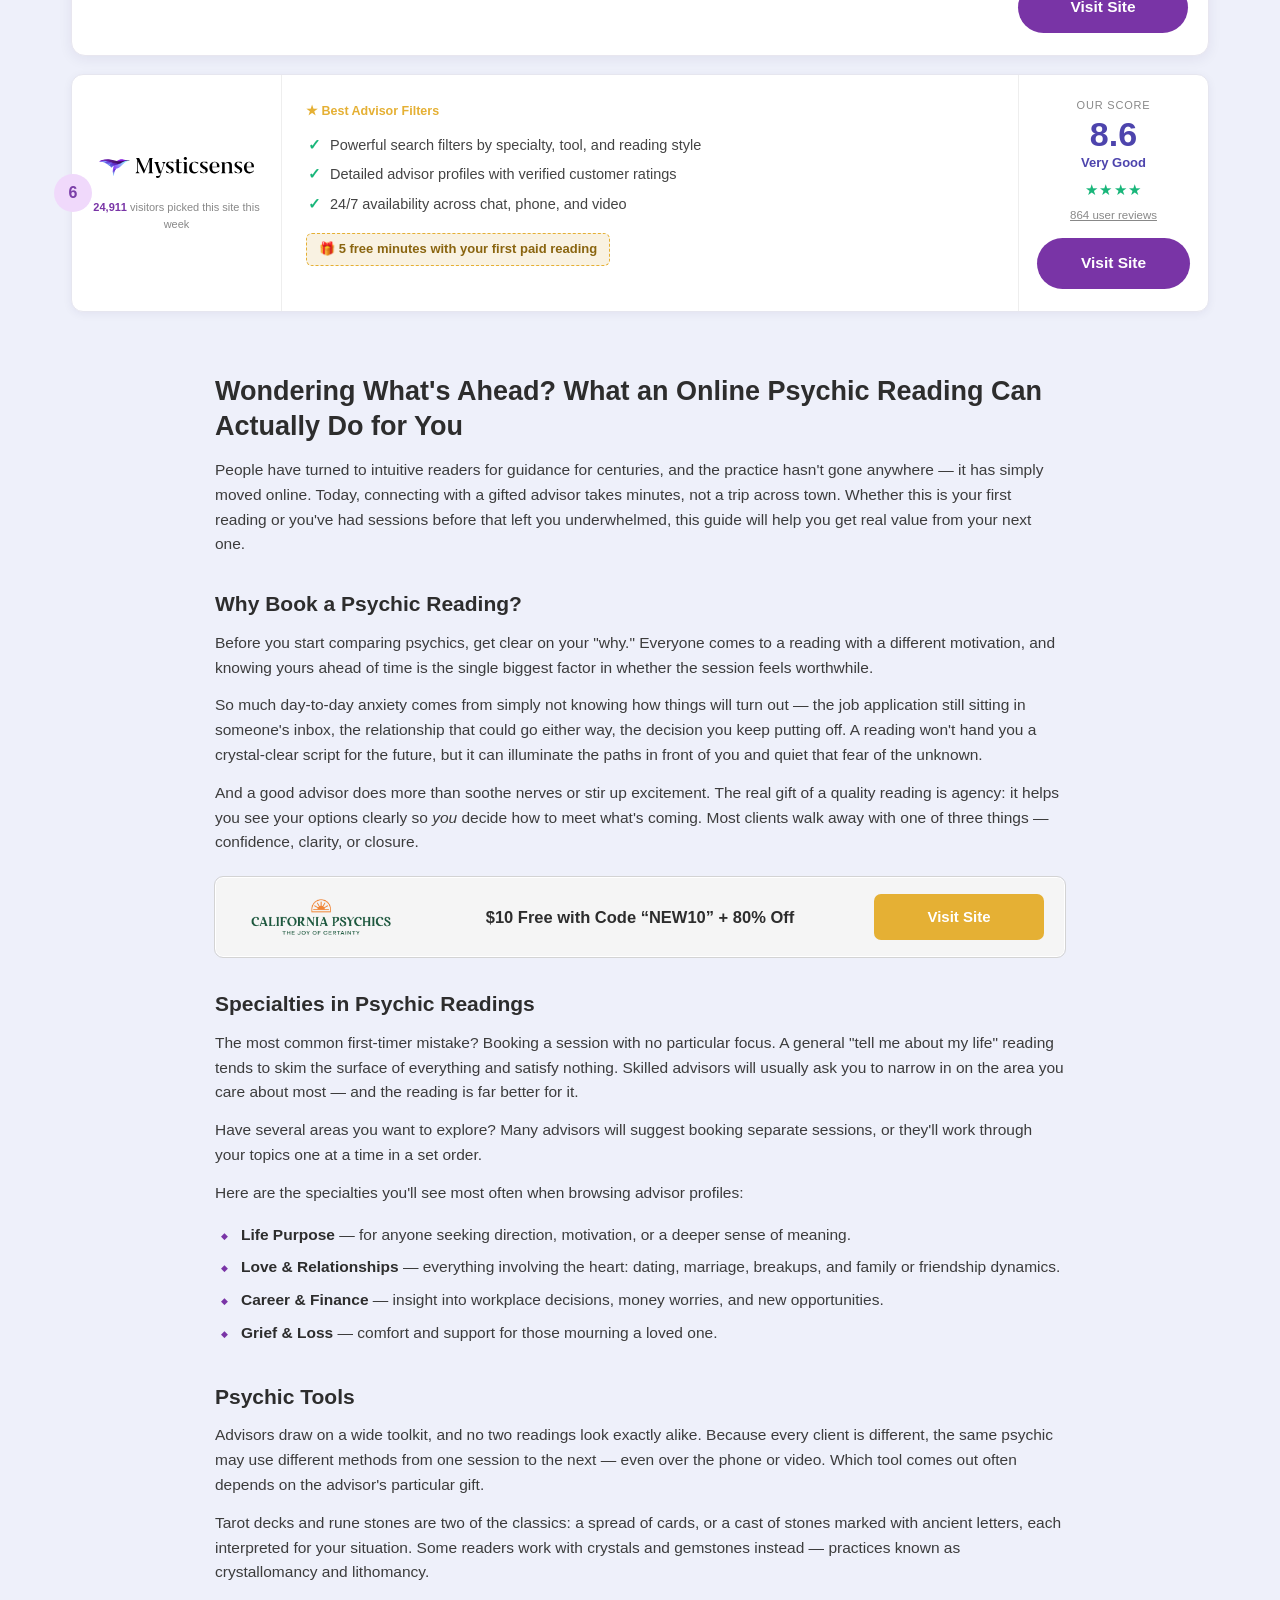
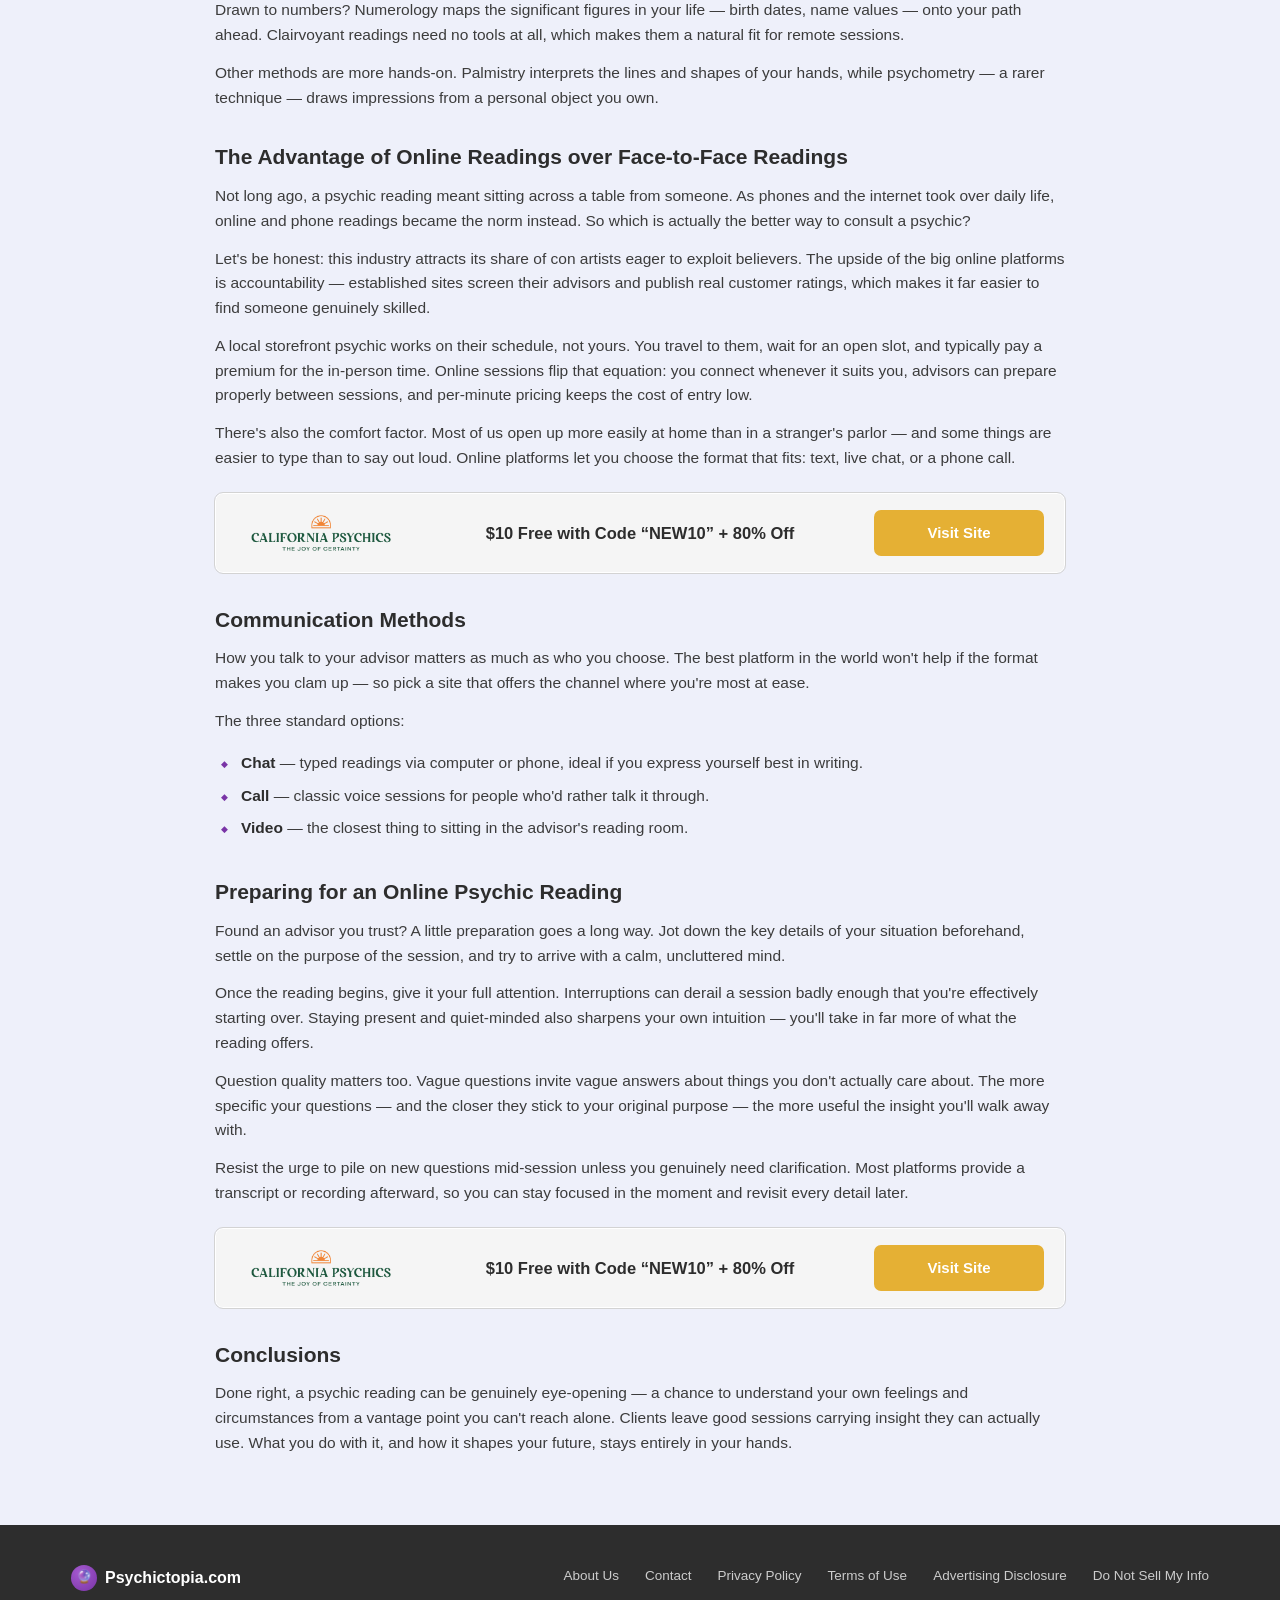
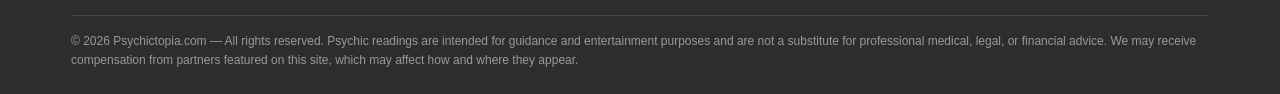
<file: seraphina/index.html>
<!DOCTYPE html>
<html lang="en">
<head>
<meta charset="UTF-8">
<meta name="viewport" content="width=device-width, initial-scale=1.0">
<title>Psychictopia.com — 2026's Best Psychic Reading Services</title>
<meta name="description" content="Compare 2026's top-rated online psychic reading services side by side, with exclusive intro offers for new customers.">
<!-- Microsoft Advertising UET tag -->
<script>(function(w,d,t,u,o){w[u]=w[u]||[],o.ts=(new Date).getTime();var n=d.createElement(t); n.src="https://bat.bing.net/bat.js?ti="+o.ti+("uetq"!=u?"&q="+u:""),n.async=1, n.onload=n.onreadystatechange=function(){var s=this.readyState;s&&"loaded"!==s&&"complete"!==s||( o.q=w[u],w[u]=new UET(o),w[u].push("pageLoad"),n.onload=n.onreadystatechange=null)}; var i=d.getElementsByTagName(t)[0];i.parentNode.insertBefore(n,i); })(window,document,"script","uetq",{ti:"271011563", enableAutoSpaTracking: true});</script>
<!-- Microsoft Advertising conversion goal: outbound_click -->
<script>
function uet_report_conversion() {
    window.uetq = window.uetq || [];
    window.uetq.push('event', 'outbound_click', {});
}
/* Fire on any CTA: partner buttons, in-content promo buttons, partner logos
   and the sticky call bar. Delegated and in the capture phase so it runs
   before navigation, and keeps working after ClickFlare rewrites the hrefs.
   No client-side dedup — the Bing goal is configured to count uniques. */
(function () {
    var CTA = '.visit-btn, .b-btn, .logo-link, .cp-logo, .pg-logo, .keen-logo, .kasamba-logo, .call-bar';
    document.addEventListener('click', function (e) {
        var t = e.target;
        if (t && t.closest && t.closest(CTA)) uet_report_conversion();
    }, true);
})();
</script>
<!-- Microsoft Clarity -->
<script type="text/javascript">
    (function(c,l,a,r,i,t,y){
        c[a]=c[a]||function(){(c[a].q=c[a].q||[]).push(arguments)};
        t=l.createElement(r);t.async=1;t.src="https://www.clarity.ms/tag/"+i;
        y=l.getElementsByTagName(r)[0];y.parentNode.insertBefore(t,y);
    })(window, document, "clarity", "script", "xtrt93abcd");
</script>
<style>
  :root {
    --purple: #7934a6;
    --purple-hover: #552575;
    --rating-bg: #4d44ad;
    --editor-badge: #c165fc;
    --first-border: rgb(193,101,252);
    --gold: #e5b034;
    --gold-hover: #e5a000;
    --tp-green: #19b67a;
    --dark-strip: #2c3137;
    --footer-bg: #2d2d2d;
    --sidebar-bg: #e8e8e8;
    --text: #2d2d2d;
    --line: #d3d3d3;
    --light: #f5f5f5;
    --page-bg: #eef0fa;
  }
  * { margin: 0; padding: 0; box-sizing: border-box; }
  body {
    font-family: -apple-system, BlinkMacSystemFont, 'Segoe UI', Roboto, Arial, sans-serif;
    color: var(--text);
    background: var(--page-bg);
    line-height: 1.6;
    font-size: 16px;
  }
  a { color: var(--purple); }
  .wrap { max-width: 1170px; margin: 0 auto; padding: 0 16px; }

  /* ===== Nav bar ===== */
  .navbar { background: #fff; box-shadow: 0 1px 4px rgba(0,0,0,.08); position: relative; z-index: 5; }
  .navbar-inner { display: flex; align-items: center; justify-content: space-between; padding: 12px 0; }
  .logo { display: flex; align-items: center; gap: 8px; text-decoration: none; }
  .logo .mark {
    width: 30px; height: 30px; border-radius: 50%;
    background: radial-gradient(circle at 35% 30%, #a55ad0, var(--purple));
    color: #fff; display: flex; align-items: center; justify-content: center;
    font-size: 16px;
  }
  .logo .name { font-weight: 800; font-size: 18px; color: var(--text); letter-spacing: -.2px; }
  .logo .name span { color: var(--purple); }
  .navlinks a { color: #444; text-decoration: none; font-size: 14px; margin-left: 24px; font-weight: 500; }
  .navlinks a:hover { color: var(--purple); }

  /* ===== Hero banner ===== */
  .banner {
    position: relative;
    color: #2f2f3d;
    background: var(--page-bg);
    overflow: hidden;
  }
  .banner-inner { position: relative; padding: 56px 16px 48px; }
  .banner h1 { font-size: 40px; font-weight: 800; line-height: 1.15; max-width: 620px; margin-bottom: 12px; color: #1e1b33; }
  .banner .subtitle { font-size: 19px; color: #4a4a5c; max-width: 560px; margin-bottom: 16px; }
  .banner .last-update { font-size: 12.5px; color: #61616f; }
  .banner .last-update strong { color: #3a3a4a; font-weight: 600; }
  .banner-strip { position: relative; background: #e4e7f6; border-top: 1px solid #dce0f2; border-bottom: 1px solid #dce0f2; font-size: 13.5px; }
  .banner-strip .wrap { display: flex; gap: 36px; justify-content: center; padding: 10px 16px; flex-wrap: wrap; }
  .banner-strip span { color: #3a3a4a; }
  .banner-strip span::before { content: "✓"; color: var(--tp-green); font-weight: 700; margin-right: 7px; }

  /* ===== Seraphina personal header ===== */
  .seraphina-head { display: flex; align-items: center; gap: 28px; }
  .seraphina-photo {
    width: 148px; height: 148px; border-radius: 50%; flex: 0 0 auto;
    box-shadow: 0 6px 24px rgba(60, 35, 110, .22);
  }
  .seraphina-copy { min-width: 0; }
  .seraphina-copy h1 { max-width: 640px; }

  /* ===== Partner list ===== */
  .list-section { padding: 44px 0 8px; }
  .partner-card {
    position: relative;
    display: grid;
    grid-template-columns: 210px 1fr 190px;
    gap: 0;
    border: 1px solid #e6e6ef;
    border-radius: 12px;
    margin-bottom: 18px;
    background: #fff;
    box-shadow: 0 2px 10px rgba(40, 25, 80, .06);
    transition: box-shadow .15s ease;
  }
  .partner-card:hover { box-shadow: 0 6px 20px rgba(0,0,0,.10); }
  .partner-card.first { border: 3px solid var(--first-border); }
  .rank {
    position: absolute; top: 50%; left: -18px; transform: translateY(-50%);
    width: 38px; height: 38px; border-radius: 50%;
    background: #f0d9fb; border: 0;
    display: flex; align-items: center; justify-content: center;
    font-weight: 700; font-size: 16px; color: #7b3fa8;
  }
  .editor-badge {
    position: absolute; top: -14px; left: 44px;
    background: var(--editor-badge); color: #fff;
    font-size: 11.5px; font-weight: 700; letter-spacing: .4px;
    padding: 4px 14px; border-radius: 14px;
  }
  .highlight-tag {
    display: inline-flex; align-items: center; gap: 5px;
    color: var(--gold); font-size: 12.5px; font-weight: 700;
    margin-bottom: 6px;
  }
  .card-logo {
    display: flex; flex-direction: column; align-items: center; justify-content: center;
    padding: 26px 14px; border-right: 1px solid #eee; text-align: center;
  }
  .brandmark { font-size: 30px; line-height: 1; margin-bottom: 8px; }
  .card-logo img.partner-logo { max-width: 155px; max-height: 52px; width: auto; height: auto; margin-bottom: 4px; }
  /* Full width so the anchor never shrinks to zero: an SVG without intrinsic
     width/height would otherwise collapse inside a shrink-to-fit box. */
  .logo-link { display: block; width: 100%; text-align: center; line-height: 0; text-decoration: none; }
  .brandname { font-weight: 800; font-size: 19px; letter-spacing: -.3px; }
  .brandname small { display: block; font-size: 10.5px; font-weight: 500; color: #888; letter-spacing: 1.5px; text-transform: uppercase; margin-top: 2px; }
  .chose-today { font-size: 11px; color: #888; margin-top: 12px; }
  .chose-today strong { color: var(--purple); }
  .card-body { padding: 22px 24px; }
  .card-body ul { list-style: none; margin: 4px 0 10px; }
  .card-body li { padding: 3px 0 3px 24px; position: relative; font-size: 14.5px; color: #444; }
  .card-body li::before { content: "✓"; position: absolute; left: 2px; color: var(--tp-green); font-weight: 700; }
  .promo-line {
    display: inline-block;
    background: #f9f2e2; border: 1px dashed var(--gold);
    color: #8a6510; font-size: 13px; font-weight: 700;
    border-radius: 6px; padding: 5px 12px; margin-top: 4px;
  }
  .promo-line::before { content: "🎁 "; }
  .card-cta {
    display: flex; flex-direction: column; align-items: center; justify-content: center;
    padding: 22px 18px; border-left: 1px solid #eee;
  }
  .score-tag { font-size: 11px; color: #888; text-transform: uppercase; letter-spacing: .8px; margin-bottom: 2px; }
  .score-num { font-size: 34px; font-weight: 800; color: var(--rating-bg); line-height: 1; }
  .score-label { font-size: 13px; font-weight: 700; color: var(--rating-bg); margin: 2px 0 4px; }
  .stars { color: var(--tp-green); font-size: 15px; letter-spacing: 1.5px; }
  .reviews { font-size: 11.5px; color: #888; margin: 4px 0 14px; text-decoration: underline; cursor: pointer; }
  .visit-btn {
    display: block; width: 100%; text-align: center;
    background: var(--purple); color: #fff !important;
    font-weight: 700; font-size: 15.5px; text-decoration: none;
    padding: 12px 10px; border-radius: 7px;
    transition: background .15s ease;
  }
  .visit-btn:hover { background: var(--purple-hover); }
  .new-tag {
    background: var(--tp-green); color: #fff; font-size: 11px; font-weight: 700;
    padding: 3px 10px; border-radius: 12px; margin-bottom: 8px;
  }

  /* ===== Card style B (California Psychics) ===== */
  .partner-card.style-b {
    grid-template-columns: 218px 1fr 210px;
    border-radius: 14px;
    border-color: #e8e6ef;
    box-shadow: 0 3px 14px rgba(40, 25, 80, .07);
  }
  .partner-card.style-b.first { border: 3px solid var(--first-border); }
  .partner-card.style-b .card-logo { border-right: 0; padding: 24px 10px 24px 24px; }
  .cp-logo { display: block; width: 100%; text-align: center; line-height: 0; text-decoration: none; }
  .cp-logo img { display: inline-block; width: 100%; max-width: 165px; height: auto; }
  .pg-logo { display: block; text-decoration: none; }
  .pg-logo img { display: block; width: 100%; max-width: 168px; height: auto; }
  .keen-logo, .kasamba-logo { display: flex; align-items: center; gap: 6px; text-decoration: none; }
  .keen-logo svg, .kasamba-logo svg { flex: 0 0 auto; display: block; }
  .keen-logo .brand-text {
    font-family: Georgia, 'Times New Roman', serif;
    color: #6e6e6e; font-size: 30px; font-weight: 400; letter-spacing: -.5px;
  }
  .kasamba-logo .brand-text { color: #6b82f6; font-size: 23px; font-weight: 700; letter-spacing: -.7px; }
  .partner-card.style-b .card-body { padding: 22px 8px 22px 0; }
  .offer-headline { font-size: 16.5px; font-weight: 700; color: #1c1c28; margin-bottom: 10px; line-height: 1.35; }
  .checks-gold { list-style: none; margin: 0; }
  .checks-gold li { padding: 4px 0 4px 26px; position: relative; font-size: 15px; color: #33333f; }
  .checks-gold li::before { content: "✓"; position: absolute; left: 2px; top: 4px; color: #f0a132; font-weight: 700; font-size: 16px; }
  .partner-card.style-b .card-cta { border-left: 0; padding: 22px 20px; text-align: center; }
  .visit-btn.pill { border-radius: 30px; padding: 13px 10px; }

  /* ===== Content + sidebar ===== */
  .content-grid {
    display: grid;
    grid-template-columns: 1fr;
    max-width: 850px;
    gap: 36px;
    padding: 36px 0 56px;
    align-items: start;
  }
  article h2 { font-size: 27px; line-height: 1.3; margin-bottom: 14px; }
  article h3 { font-size: 21px; margin: 30px 0 10px; }
  article p { margin-bottom: 13px; color: #3c3c3c; font-size: 15.5px; }
  article ul { margin: 6px 0 16px 4px; list-style: none; }
  article ul li { padding: 4px 0 4px 22px; position: relative; font-size: 15.5px; color: #3c3c3c; }
  article ul li::before { content: "◆"; color: var(--purple); font-size: 9px; position: absolute; left: 2px; top: 10px; }
  article ul li strong { color: var(--text); }

  /* In-content promo card (buttono) */
  .buttono {
    display: grid; grid-template-columns: 170px 1fr 170px; align-items: center;
    background: var(--light); border: 1px solid #fff; outline: 1px solid var(--line);
    border-radius: 8px; padding: 16px 20px; margin: 22px 0; gap: 16px;
  }
  .buttono .b-logo { text-align: center; font-weight: 800; font-size: 16px; }
  .buttono .b-logo .brandmark { font-size: 24px; margin-bottom: 2px; }
  .buttono .b-logo img { max-width: 140px; max-height: 44px; width: auto; height: auto; }
  .buttono .b-text { font-size: 16.5px; font-weight: 700; color: var(--text); text-align: center; }
  .buttono .b-btn {
    display: block; text-align: center; background: var(--gold); color: #fff !important;
    text-decoration: none; font-weight: 700; font-size: 15px;
    padding: 11px 8px; border-radius: 7px; transition: background .15s ease;
  }
  .buttono .b-btn:hover { background: var(--gold-hover); }

  /* ===== Sticky call bar ===== */
  .call-bar {
    /* hidden by default; the mobile breakpoint switches it to flex */
    display: none;
    position: fixed; left: 0; right: 0; bottom: 0; z-index: 60;
    flex-direction: column; align-items: center; justify-content: center;
    gap: 1px; text-align: center; text-decoration: none;
    padding: 9px 16px calc(9px + env(safe-area-inset-bottom, 0px));
    background: linear-gradient(180deg, #8b3fbe, var(--purple));
    color: #fff !important;
    box-shadow: 0 -3px 16px rgba(30, 20, 60, .3);
  }
  .call-bar:active { background: var(--purple-hover); }
  /* Attention loop. Only transform and opacity are animated, so it stays on
     the compositor and never re-lays-out the fixed bar. */
  .call-bar { overflow: hidden; }
  .call-bar::after {
    content: ""; position: absolute; top: 0; bottom: 0; left: 0; width: 55%;
    pointer-events: none;
    background: linear-gradient(100deg, transparent 0%, rgba(255,255,255,.26) 50%, transparent 100%);
    transform: translateX(-120%);
    animation: callShine 3.2s ease-in-out infinite;
  }
  .call-bar .call-main svg { animation: callRing 3.2s ease-in-out infinite; transform-origin: 50% 60%; }
  @keyframes callShine {
    0%, 55%  { transform: translateX(-120%); }
    85%, 100% { transform: translateX(320%); }
  }
  @keyframes callRing {
    0%, 60%, 100% { transform: rotate(0deg); }
    66% { transform: rotate(-15deg); }
    72% { transform: rotate(13deg); }
    78% { transform: rotate(-9deg); }
    84% { transform: rotate(6deg); }
    90% { transform: rotate(-3deg); }
  }
  @media (prefers-reduced-motion: reduce) {
    .call-bar::after, .call-bar .call-main svg { animation: none; }
    .call-bar::after { display: none; }
  }
  .call-bar .call-main {
    display: inline-flex; align-items: center; gap: 8px;
    font-size: 17px; font-weight: 800; letter-spacing: -.2px; line-height: 1.2;
  }
  .call-bar .call-main svg { flex: 0 0 auto; }
  .call-bar .call-sub { font-size: 12px; opacity: .88; font-weight: 500; }

  /* ===== Footer ===== */
  footer { background: var(--footer-bg); color: #bbb; padding: 40px 0 24px; font-size: 13.5px; }
  .footer-grid { display: flex; justify-content: space-between; gap: 30px; flex-wrap: wrap; margin-bottom: 24px; }
  .footer-logo { display: flex; align-items: center; gap: 8px; }
  .footer-logo .mark { width: 26px; height: 26px; border-radius: 50%; background: radial-gradient(circle at 35% 30%, #a55ad0, var(--purple)); display: flex; align-items: center; justify-content: center; font-size: 13px; }
  .footer-logo .name { color: #fff; font-weight: 800; font-size: 16px; }
  footer ul { list-style: none; display: flex; gap: 26px; flex-wrap: wrap; }
  footer ul a { color: #ccc; text-decoration: none; }
  footer ul a:hover { color: #fff; }
  .copyright { border-top: 1px solid #444; padding-top: 16px; font-size: 12px; color: #999; }

  /* ===== Responsive ===== */
  @media (max-width: 900px) {
    .content-grid { grid-template-columns: 1fr; }
    article { padding: 0 20px; }
    .partner-card { grid-template-columns: 1fr; }
    .partner-card.style-b { grid-template-columns: 1fr; }
    .rank { top: -1px; left: 10px; transform: none; }
    .editor-badge { left: 58px; }
    .partner-card.style-b .card-logo { border-bottom: 1px solid #eee; }
    .partner-card.style-b .card-body { padding: 22px 24px; }
    .card-logo { border-right: 0; border-bottom: 1px solid #eee; padding: 30px 14px 18px; }
    .card-cta { border-left: 0; border-top: 1px solid #eee; }
    .banner-inner { text-align: center; }
    .banner h1 { font-size: 29px; margin-left: auto; margin-right: auto; }
    .seraphina-head { flex-direction: column; gap: 7px; }
    .seraphina-photo { width: 64px; height: 64px; }
    .banner .subtitle {
      margin-left: auto; margin-right: auto;
      font-size: 15.5px; line-height: 1.45; margin-bottom: 12px;
    }
    /* Two compact columns instead of four full-width rows, so the strip
       stops pushing the first partner card below the fold. */
    .banner-strip { font-size: 12.5px; }
    .banner-strip .wrap {
      display: grid;
      grid-template-columns: 1fr 1fr;
      gap: 7px 10px;
      padding: 10px 14px;
      justify-content: initial;
    }
    .banner-strip span { text-align: left; line-height: 1.35; }
    .banner-strip span::before { margin-right: 5px; }
    .buttono { grid-template-columns: 1fr; text-align: center; }
    .navlinks { display: none; }
    /* Sticky call bar is mobile-only: tap-to-call is not useful on desktop */
    .call-bar { display: flex; }
    body { padding-bottom: 74px; }

    /* Above-the-fold budget on mobile: tighten the banner, strip and the
       first card so the Editor's Choice CTA lands within the first screen. */
    .banner-inner { padding: 14px 22px 12px; }
    .banner h1 { font-size: 22px; margin-bottom: 6px; }
    .banner .subtitle { font-size: 14px; line-height: 1.4; margin-bottom: 8px; }
    .banner-strip .wrap { padding: 8px 14px; gap: 5px 10px; }
    .list-section { padding-top: 24px; }
    .partner-card.style-b .card-logo { padding: 14px 10px 10px; }
    .partner-card.style-b .card-body { padding: 14px 18px; }
    .offer-headline { font-size: 15.5px; margin-bottom: 7px; }
    .checks-gold li { padding: 2px 0 2px 24px; font-size: 14px; line-height: 1.35; }
    .checks-gold li::before { top: 2px; }
    /* Every card: score reads as one compact line with the button beneath it.
       flex-direction must be reset here, the base rule sets column. */
    .card-cta {
      display: flex;
      flex-direction: row;
      flex-wrap: wrap;
      align-items: baseline;
      justify-content: center;
      gap: 2px 8px;
      padding: 10px 18px 14px;
    }
    .card-cta .score-tag { margin-bottom: 0; }
    .card-cta .score-num { font-size: 24px; }
    .card-cta .score-label { margin: 0; }
    .card-cta .stars { font-size: 13px; }
    .card-cta .reviews { margin: 0; }
    .card-cta .visit-btn { flex: 0 0 100%; margin-top: 9px; }
  }
</style>
</head>
<body>


<!-- Hero banner -->
<div class="banner">
  <div class="wrap banner-inner seraphina-head">
    <img class="seraphina-photo" src="/assets/seraphina-portrait.webp" alt="Seraphina, psychic advisor"
         width="320" height="320" fetchpriority="high" decoding="async">
    <div class="seraphina-copy">
      <h1>Seraphina's Top Recommendations of 2026</h1>
      <p class="subtitle">These are the psychic services I trust &mdash; with exclusive intro deals for first-time customers.</p>
      <p class="last-update"><strong>Last updated:</strong> August 2026</p>
    </div>
  </div>
  <div class="banner-strip">
    <div class="wrap">
      <span>Screened &amp; Gifted Advisors</span>
      <span>Exclusive New-Customer Offers</span>
      <span>Chat, Phone &amp; Video Readings</span>
      <span>Satisfaction Guarantees</span>
    </div>
  </div>
</div>

<!-- Partner list -->
<section class="list-section" id="list">
  <div class="wrap">

    <!-- #1 California Psychics -->
    <div class="partner-card style-b first">
      <div class="rank">1</div>
      <div class="editor-badge">Editor's Choice</div>
      <div class="card-logo">
        <a class="cp-logo" href="https://secure.psychictopia.com/cf/click/1" rel="nofollow sponsored">
          <img src="/assets/california-psychics-logo.webp" alt="California Psychics logo" width="238" height="61" loading="lazy" decoding="async">
        </a>
      </div>
      <div class="card-body">
        <div class="offer-headline">Exclusive Deal: $10 Free with Code "NEW10" + 80% Off</div>
        <ul class="checks-gold">
          <li>Highly rated advisors backed by verified customer reviews</li>
          <li>Trusted psychic readings since 1995</li>
          <li>Every session covered by a full satisfaction guarantee</li>
        </ul>
      </div>
      <div class="card-cta">
        <div class="score-tag">Our score</div>
        <div class="score-num">9.7</div>
        <div class="score-label">Outstanding</div>
        <div class="stars">★★★★★</div>
        <div class="reviews">1,842 user reviews</div>
        <a class="visit-btn pill" href="https://secure.psychictopia.com/cf/click/1" rel="nofollow sponsored">Visit Site</a>
      </div>
    </div>

    <!-- #2 Purple Garden -->
    <div class="partner-card style-b">
      <div class="rank">2</div>
      <div class="card-logo">
        <a class="pg-logo" href="https://secure.psychictopia.com/cf/click/2" rel="nofollow sponsored">
          <img src="/assets/purple-garden-logo.svg" alt="Purple Garden logo" width="158" height="34" loading="lazy" decoding="async">
        </a>
      </div>
      <div class="card-body">
        <div class="offer-headline">Special Offer: Get $30 Free On Your First Reading</div>
        <ul class="checks-gold">
          <li>91.5% prediction accuracy, rated by real customers</li>
          <li>More than 900 vetted psychics to choose from</li>
          <li>Live readings by chat, voice, or video</li>
        </ul>
      </div>
      <div class="card-cta">
        <div class="score-tag">Our score</div>
        <div class="score-num">9.5</div>
        <div class="score-label">Outstanding</div>
        <div class="stars">★★★★★</div>
        <div class="reviews">1,296 user reviews</div>
        <a class="visit-btn pill" href="https://secure.psychictopia.com/cf/click/2" rel="nofollow sponsored">Visit Site</a>
      </div>
    </div>

    <!-- #3 -->
    <div class="partner-card">
      <div class="rank">3</div>
      <div class="card-logo">
        <a class="logo-link" href="https://secure.psychictopia.com/cf/click/3" rel="nofollow sponsored"><img class="partner-logo" src="/assets/spiritual-blossom-logo.svg" alt="Spiritual Blossom logo" width="380" height="129" loading="lazy" decoding="async"></a>
        <div class="chose-today"><strong>31,204</strong> visitors picked this site this week</div>
      </div>
      <div class="card-body">
        <span class="highlight-tag">★ Best Value Bundle</span>
        <ul>
          <li>Hand-picked advisors specializing in love and relationship readings</li>
          <li>Straightforward per-minute pricing with no hidden fees</li>
          <li>Slick mobile experience for readings on the go</li>
        </ul>
        <span class="promo-line">Intro bundle: 30 minutes (up to a $200 value) for under $20</span>
      </div>
      <div class="card-cta">
        <div class="score-tag">Our score</div>
        <div class="score-num">9.2</div>
        <div class="score-label">Excellent</div>
        <div class="stars">★★★★½</div>
        <div class="reviews">1,087 user reviews</div>
        <a class="visit-btn pill" href="https://secure.psychictopia.com/cf/click/3" rel="nofollow sponsored">Visit Site</a>
      </div>
    </div>

    <!-- #4 Keen -->
    <div class="partner-card style-b">
      <div class="rank">4</div>
      <div class="card-logo">
        <a class="keen-logo" href="https://secure.psychictopia.com/cf/click/4" rel="nofollow sponsored">
          <svg width="36" height="31" viewBox="0 0 62 54" aria-hidden="true">
            <g style="mix-blend-mode: multiply">
              <ellipse cx="25" cy="21" rx="9" ry="17.5" transform="rotate(-20 25 21)" fill="#5aa892" opacity=".9"/>
              <ellipse cx="37" cy="21" rx="9" ry="17.5" transform="rotate(20 37 21)" fill="#74baa3" opacity=".85"/>
              <ellipse cx="19" cy="35" rx="16" ry="9" transform="rotate(-8 19 35)" fill="#9ecabb" opacity=".9"/>
              <ellipse cx="36" cy="36" rx="17" ry="9" transform="rotate(6 36 36)" fill="#17806d" opacity=".88"/>
            </g>
          </svg>
          <span class="brand-text">keen</span>
        </a>
      </div>
      <div class="card-body">
        <div class="offer-headline">Special Offer: 5 Minutes for Just $1</div>
        <ul class="checks-gold">
          <li>Over 20 years of proven psychic experience</li>
          <li>Advisors available by phone or chat, 24/7</li>
          <li>Completely anonymous and confidential conversations</li>
        </ul>
      </div>
      <div class="card-cta">
        <div class="score-tag">Our score</div>
        <div class="score-num">9.0</div>
        <div class="score-label">Excellent</div>
        <div class="stars">★★★★½</div>
        <div class="reviews">1,573 user reviews</div>
        <a class="visit-btn pill" href="https://secure.psychictopia.com/cf/click/4" rel="nofollow sponsored">Visit Site</a>
      </div>
    </div>

    <!-- #5 Kasamba -->
    <div class="partner-card style-b">
      <div class="rank">5</div>
      <div class="card-logo">
        <a class="kasamba-logo" href="https://secure.psychictopia.com/cf/click/5" rel="nofollow sponsored">
          <svg width="33" height="31" viewBox="0 0 40 38" aria-hidden="true">
            <g fill="none" stroke-width="2.2" stroke-linecap="round">
              <path d="M8 9 L32 29 M32 9 L8 29" stroke="#7ac943"/>
              <g stroke="#6b82f6">
                <circle cx="13.5" cy="13" r="6.6"/>
                <circle cx="26.5" cy="13" r="6.6"/>
                <circle cx="13.5" cy="25" r="6.6"/>
                <circle cx="26.5" cy="25" r="6.6"/>
              </g>
            </g>
          </svg>
          <span class="brand-text">kasamba</span>
        </a>
      </div>
      <div class="card-body">
        <div class="offer-headline">3 Free Minutes + 50% Off Your First Purchase</div>
        <ul class="checks-gold">
          <li>Secure, confidential sessions with complete privacy</li>
          <li>Qualified psychics, tarot readers, and mediums</li>
          <li>Live chat and phone readings 24/7 with real advisors</li>
        </ul>
      </div>
      <div class="card-cta">
        <div class="score-tag">Our score</div>
        <div class="score-num">8.8</div>
        <div class="score-label">Very Good</div>
        <div class="stars">★★★★</div>
        <div class="reviews">928 user reviews</div>
        <a class="visit-btn pill" href="https://secure.psychictopia.com/cf/click/5" rel="nofollow sponsored">Visit Site</a>
      </div>
    </div>

    <!-- #6 -->
    <div class="partner-card">
      <div class="rank">6</div>
      <div class="card-logo">
        <a class="logo-link" href="https://secure.psychictopia.com/cf/click/6" rel="nofollow sponsored"><img class="partner-logo" src="/assets/mysticsense-logo.svg" alt="Mysticsense logo" width="322" height="64" loading="lazy" decoding="async"></a>
        <div class="chose-today"><strong>24,911</strong> visitors picked this site this week</div>
      </div>
      <div class="card-body">
        <span class="highlight-tag">★ Best Advisor Filters</span>
        <ul>
          <li>Powerful search filters by specialty, tool, and reading style</li>
          <li>Detailed advisor profiles with verified customer ratings</li>
          <li>24/7 availability across chat, phone, and video</li>
        </ul>
        <span class="promo-line">5 free minutes with your first paid reading</span>
      </div>
      <div class="card-cta">
        <div class="score-tag">Our score</div>
        <div class="score-num">8.6</div>
        <div class="score-label">Very Good</div>
        <div class="stars">★★★★</div>
        <div class="reviews">864 user reviews</div>
        <a class="visit-btn pill" href="https://secure.psychictopia.com/cf/click/6" rel="nofollow sponsored">Visit Site</a>
      </div>
    </div>

  </div>
</section>

<!-- Article + sidebar -->
<div class="wrap content-grid" id="article">
  <article>
    <h2>Wondering What's Ahead? What an Online Psychic Reading Can Actually Do for You</h2>
    <p>People have turned to intuitive readers for guidance for centuries, and the practice hasn't gone anywhere — it has simply moved online. Today, connecting with a gifted advisor takes minutes, not a trip across town. Whether this is your first reading or you've had sessions before that left you underwhelmed, this guide will help you get real value from your next one.</p>

    <h3>Why Book a Psychic Reading?</h3>
    <p>Before you start comparing psychics, get clear on your "why." Everyone comes to a reading with a different motivation, and knowing yours ahead of time is the single biggest factor in whether the session feels worthwhile.</p>
    <p>So much day-to-day anxiety comes from simply not knowing how things will turn out — the job application still sitting in someone's inbox, the relationship that could go either way, the decision you keep putting off. A reading won't hand you a crystal-clear script for the future, but it can illuminate the paths in front of you and quiet that fear of the unknown.</p>
    <p>And a good advisor does more than soothe nerves or stir up excitement. The real gift of a quality reading is agency: it helps you see your options clearly so <em>you</em> decide how to meet what's coming. Most clients walk away with one of three things — confidence, clarity, or closure.</p>

    <div class="buttono">
      <div class="b-logo"><a class="logo-link" href="https://secure.psychictopia.com/cf/click/7" rel="nofollow sponsored"><img src="/assets/california-psychics-logo.webp" alt="California Psychics logo" width="238" height="61" loading="lazy" decoding="async"></a></div>
      <div class="b-text">$10 Free with Code &ldquo;NEW10&rdquo; + 80% Off</div>
      <a class="b-btn" href="https://secure.psychictopia.com/cf/click/7" rel="nofollow sponsored">Visit Site</a>
    </div>

    <h3>Specialties in Psychic Readings</h3>
    <p>The most common first-timer mistake? Booking a session with no particular focus. A general "tell me about my life" reading tends to skim the surface of everything and satisfy nothing. Skilled advisors will usually ask you to narrow in on the area you care about most — and the reading is far better for it.</p>
    <p>Have several areas you want to explore? Many advisors will suggest booking separate sessions, or they'll work through your topics one at a time in a set order.</p>
    <p>Here are the specialties you'll see most often when browsing advisor profiles:</p>
    <ul>
      <li><strong>Life Purpose</strong> — for anyone seeking direction, motivation, or a deeper sense of meaning.</li>
      <li><strong>Love &amp; Relationships</strong> — everything involving the heart: dating, marriage, breakups, and family or friendship dynamics.</li>
      <li><strong>Career &amp; Finance</strong> — insight into workplace decisions, money worries, and new opportunities.</li>
      <li><strong>Grief &amp; Loss</strong> — comfort and support for those mourning a loved one.</li>
    </ul>

    <h3>Psychic Tools</h3>
    <p>Advisors draw on a wide toolkit, and no two readings look exactly alike. Because every client is different, the same psychic may use different methods from one session to the next — even over the phone or video. Which tool comes out often depends on the advisor's particular gift.</p>
    <p>Tarot decks and rune stones are two of the classics: a spread of cards, or a cast of stones marked with ancient letters, each interpreted for your situation. Some readers work with crystals and gemstones instead — practices known as crystallomancy and lithomancy.</p>
    <p>Drawn to numbers? Numerology maps the significant figures in your life — birth dates, name values — onto your path ahead. Clairvoyant readings need no tools at all, which makes them a natural fit for remote sessions.</p>
    <p>Other methods are more hands-on. Palmistry interprets the lines and shapes of your hands, while psychometry — a rarer technique — draws impressions from a personal object you own.</p>

    <h3>The Advantage of Online Readings over Face-to-Face Readings</h3>
    <p>Not long ago, a psychic reading meant sitting across a table from someone. As phones and the internet took over daily life, online and phone readings became the norm instead. So which is actually the better way to consult a psychic?</p>
    <p>Let's be honest: this industry attracts its share of con artists eager to exploit believers. The upside of the big online platforms is accountability — established sites screen their advisors and publish real customer ratings, which makes it far easier to find someone genuinely skilled.</p>
    <p>A local storefront psychic works on their schedule, not yours. You travel to them, wait for an open slot, and typically pay a premium for the in-person time. Online sessions flip that equation: you connect whenever it suits you, advisors can prepare properly between sessions, and per-minute pricing keeps the cost of entry low.</p>
    <p>There's also the comfort factor. Most of us open up more easily at home than in a stranger's parlor — and some things are easier to type than to say out loud. Online platforms let you choose the format that fits: text, live chat, or a phone call.</p>

    <div class="buttono">
      <div class="b-logo"><a class="logo-link" href="https://secure.psychictopia.com/cf/click/8" rel="nofollow sponsored"><img src="/assets/california-psychics-logo.webp" alt="California Psychics logo" width="238" height="61" loading="lazy" decoding="async"></a></div>
      <div class="b-text">$10 Free with Code &ldquo;NEW10&rdquo; + 80% Off</div>
      <a class="b-btn" href="https://secure.psychictopia.com/cf/click/8" rel="nofollow sponsored">Visit Site</a>
    </div>

    <h3>Communication Methods</h3>
    <p>How you talk to your advisor matters as much as who you choose. The best platform in the world won't help if the format makes you clam up — so pick a site that offers the channel where you're most at ease.</p>
    <p>The three standard options:</p>
    <ul>
      <li><strong>Chat</strong> — typed readings via computer or phone, ideal if you express yourself best in writing.</li>
      <li><strong>Call</strong> — classic voice sessions for people who'd rather talk it through.</li>
      <li><strong>Video</strong> — the closest thing to sitting in the advisor's reading room.</li>
    </ul>

    <h3>Preparing for an Online Psychic Reading</h3>
    <p>Found an advisor you trust? A little preparation goes a long way. Jot down the key details of your situation beforehand, settle on the purpose of the session, and try to arrive with a calm, uncluttered mind.</p>
    <p>Once the reading begins, give it your full attention. Interruptions can derail a session badly enough that you're effectively starting over. Staying present and quiet-minded also sharpens your own intuition — you'll take in far more of what the reading offers.</p>
    <p>Question quality matters too. Vague questions invite vague answers about things you don't actually care about. The more specific your questions — and the closer they stick to your original purpose — the more useful the insight you'll walk away with.</p>
    <p>Resist the urge to pile on new questions mid-session unless you genuinely need clarification. Most platforms provide a transcript or recording afterward, so you can stay focused in the moment and revisit every detail later.</p>

    <div class="buttono">
      <div class="b-logo"><a class="logo-link" href="https://secure.psychictopia.com/cf/click/9" rel="nofollow sponsored"><img src="/assets/california-psychics-logo.webp" alt="California Psychics logo" width="238" height="61" loading="lazy" decoding="async"></a></div>
      <div class="b-text">$10 Free with Code &ldquo;NEW10&rdquo; + 80% Off</div>
      <a class="b-btn" href="https://secure.psychictopia.com/cf/click/9" rel="nofollow sponsored">Visit Site</a>
    </div>

    <h3>Conclusions</h3>
    <p>Done right, a psychic reading can be genuinely eye-opening — a chance to understand your own feelings and circumstances from a vantage point you can't reach alone. Clients leave good sessions carrying insight they can actually use. What you do with it, and how it shapes your future, stays entirely in your hands.</p>
  </article>

</div>

<!-- Footer -->
<footer id="disclosure">
  <div class="wrap">
    <div class="footer-grid">
      <div class="footer-logo">
        <span class="mark">🔮</span>
        <span class="name">Psychictopia.com</span>
      </div>
      <ul>
        <li><a href="#">About Us</a></li>
        <li><a href="#">Contact</a></li>
        <li><a href="#">Privacy Policy</a></li>
        <li><a href="#">Terms of Use</a></li>
        <li><a href="#">Advertising Disclosure</a></li>
        <li><a href="#">Do Not Sell My Info</a></li>
      </ul>
    </div>
    <p class="copyright">© 2026 Psychictopia.com — All rights reserved. Psychic readings are intended for guidance and entertainment purposes and are not a substitute for professional medical, legal, or financial advice. We may receive compensation from partners featured on this site, which may affect how and where they appear.</p>
  </div>
</footer>

<!-- ClickFlare landing page tracking tag -->
<script>!function(){"use strict";var t="lp_ref",n="cpid",e="lpurl",c="https://secure.psychictopia.com",r="(?<domain>http(?:s?)://[^/]*)".concat("/cf/click"),a="(?:(?:/(?<cta>[1-9][0-9]*)/?)|(?:/))?",i="^".concat(r).concat(a).concat("(?:$|(\\?.*))"),o='javascript:window.clickflare.l="(?<original_link>'.concat(r).concat(a,'("|(\\?[^"]*"))).*'),s=function(){return new RegExp(i,"")},u=function(){return new RegExp(o,"")};function l(t){var n=function(t){return t.replace(s(),(function(t){for(var n=[],e=1;e<arguments.length;e++)n[e-1]=arguments[e];var r=n[n.length-1].domain;return t.replace(r,c)}))}(t);return'javascript:window.clickflare.l="'.concat(n,'"; void 0;')}function d(t,n){if(n&&t&&n.apply(document,[t]),/loaded|interactive|complete/.test(document.readyState))for(var e=0,c=document.links.length;e<c;e++)if(s().test(document.links[e].href)){var r=document.links[e];window.clickflare.links_replaced.has(r)||(r.href=l(r.href),window.clickflare.links_replaced.add(r))}}var f,h,m,p;!function(r,a){var i=document.onreadystatechange;window.clickflare||(window.clickflare={listeners:{},customParams:{},links_replaced:new Set,addEventListener:function(t,n){var e=this.listeners[t]||[];e.includes(n)||e.push(n),this.listeners[t]=e},dispatchEvent:function(t,n){n&&(this.customParams[t]=n),(this.listeners[t]||[]).forEach((function(t){return t(n)}))},push:function(t,n){n&&(this.customParams[t]=n),(this.listeners[t]||[]).forEach((function(t){return t(n)}))}},document.onreadystatechange=function(t){return d(t,i)},d(null,i),setTimeout((function(){!function(r,a){var i,o=function(r,a){var i=new URL("".concat(c).concat(r));o=a,s="{",u=s+s,l="_",d=l+l,o.startsWith(u)||o.startsWith(d)||i.searchParams.set(n,a);var o,s,u,l,d;return i.searchParams.append(t,document.referrer),i.searchParams.append(e,location.href),i.searchParams.append("lpt",document.title),i.searchParams.append("t",(new Date).getTime().toString()),i.toString()}(r,a),s=document.createElement("script"),l=document.scripts[0];s.async=1,s.src=o,s.onerror=function(){!function(){for(var t=function(t,n){var e=document.links[t];u().test(decodeURI(e.href))&&setTimeout((function(){e&&e.setAttribute("href",function(t){var n=t.match(u());if(n){var e=(n.groups||{}).original_link;return e?e.slice(0,-1):t}return t}(decodeURI(e.href)))}))},n=0,e=document.links.length;n<e;n++)t(n)}()},null===(i=l.parentNode)||void 0===i||i.insertBefore(s,l)}(r,a)})))}("".concat("/cf/tags","/").concat(new URL(window.location.href).searchParams.get("cftmid")||"__CONTAINER_ID__"),(m=new URL(window.location.href).searchParams.get(n),f=new RegExp("(^| )".concat("cf_cpid","=([^;]+)")),p=(h=document.cookie.match(f))&&h.pop()||null,m||p||"__CAMPAIGN_ID__"))}();</script>

<!-- Sticky call bar -->
<a class="call-bar" href="tel:+18887037999">
  <span class="call-main">
    <svg width="17" height="17" viewBox="0 0 24 24" fill="currentColor" aria-hidden="true"><path d="M6.6 10.8c1.4 2.8 3.8 5.1 6.6 6.6l2.2-2.2c.3-.3.7-.4 1-.2 1.1.4 2.4.6 3.6.6.6 0 1 .4 1 1V20c0 .6-.4 1-1 1C10.6 21 3 13.4 3 4c0-.6.4-1 1-1h3.5c.6 0 1 .4 1 1 0 1.3.2 2.5.6 3.6.1.4 0 .8-.2 1l-2.3 2.2z"/></svg>
    Tap to Call AskNow &middot; (888) 703-7999
  </span>
  <span class="call-sub">Best Phone Psychics 2026</span>
</a>

</body>
</html>
</file>
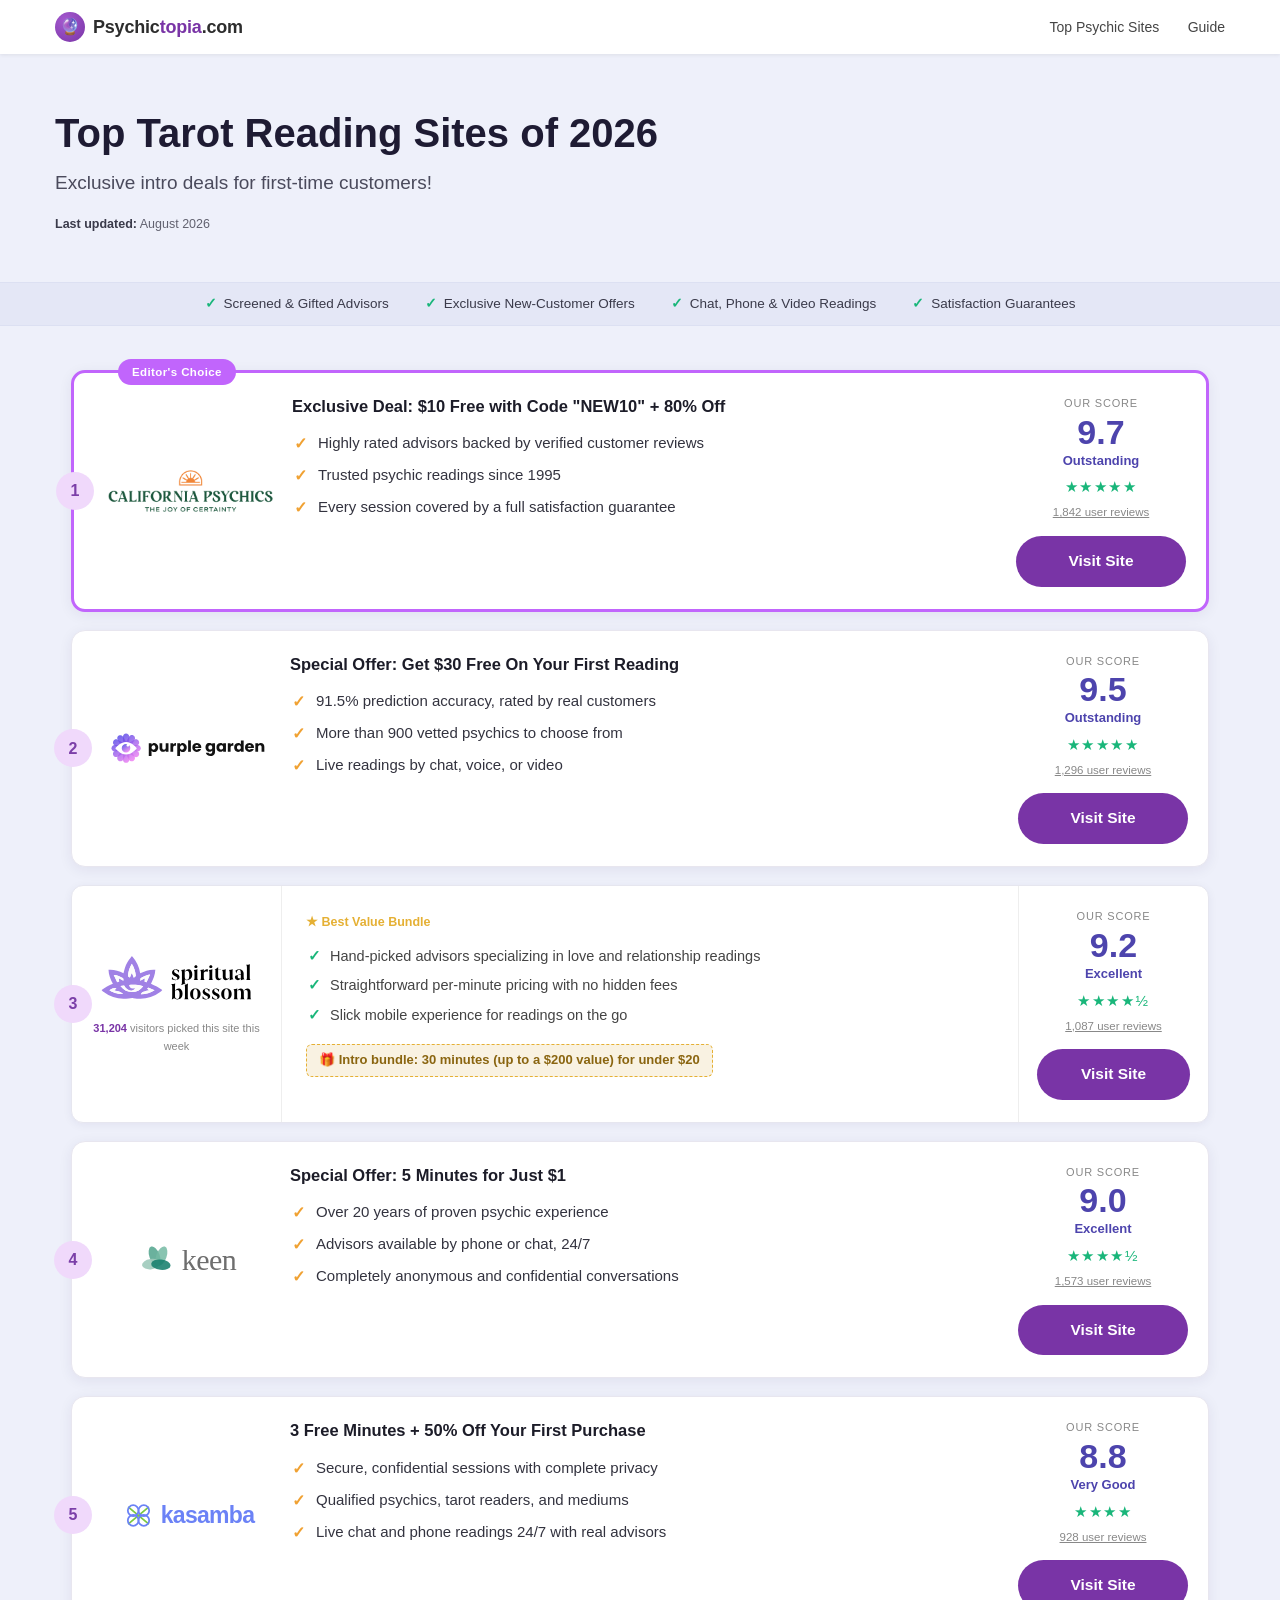
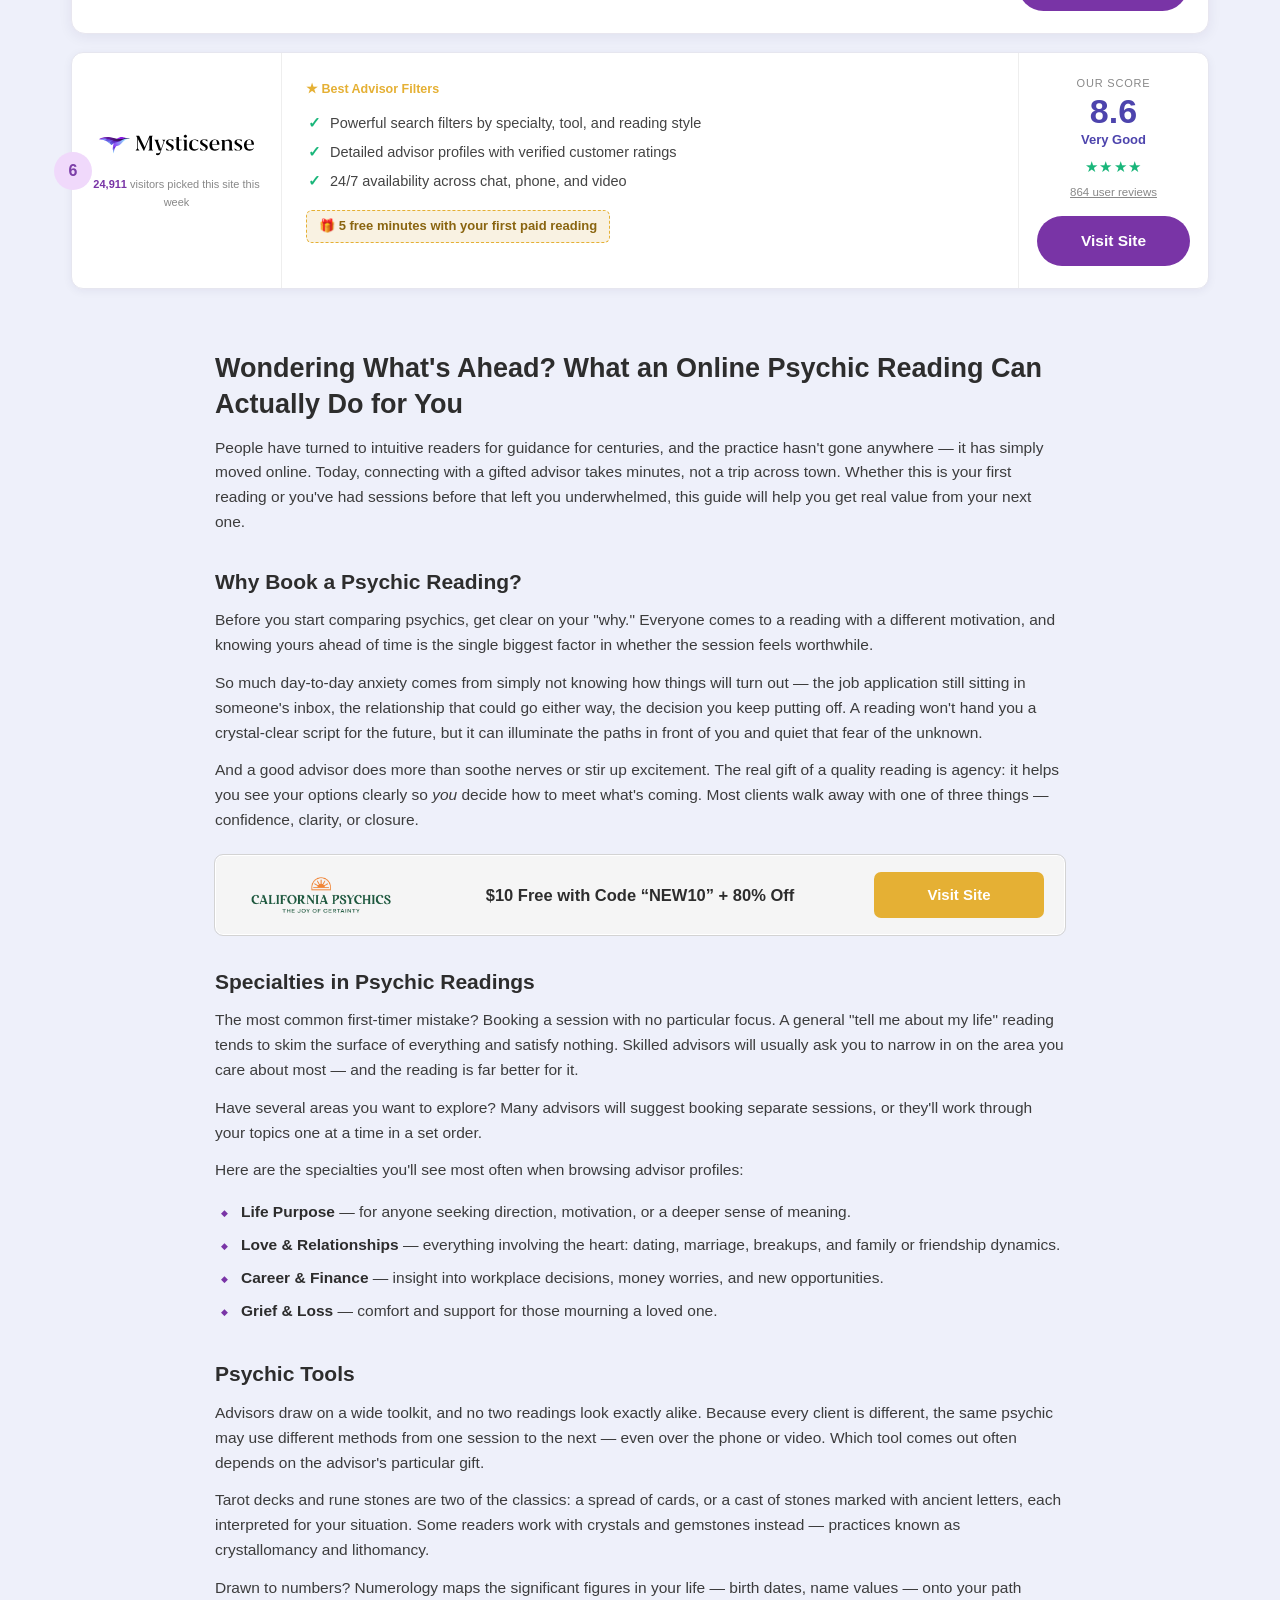
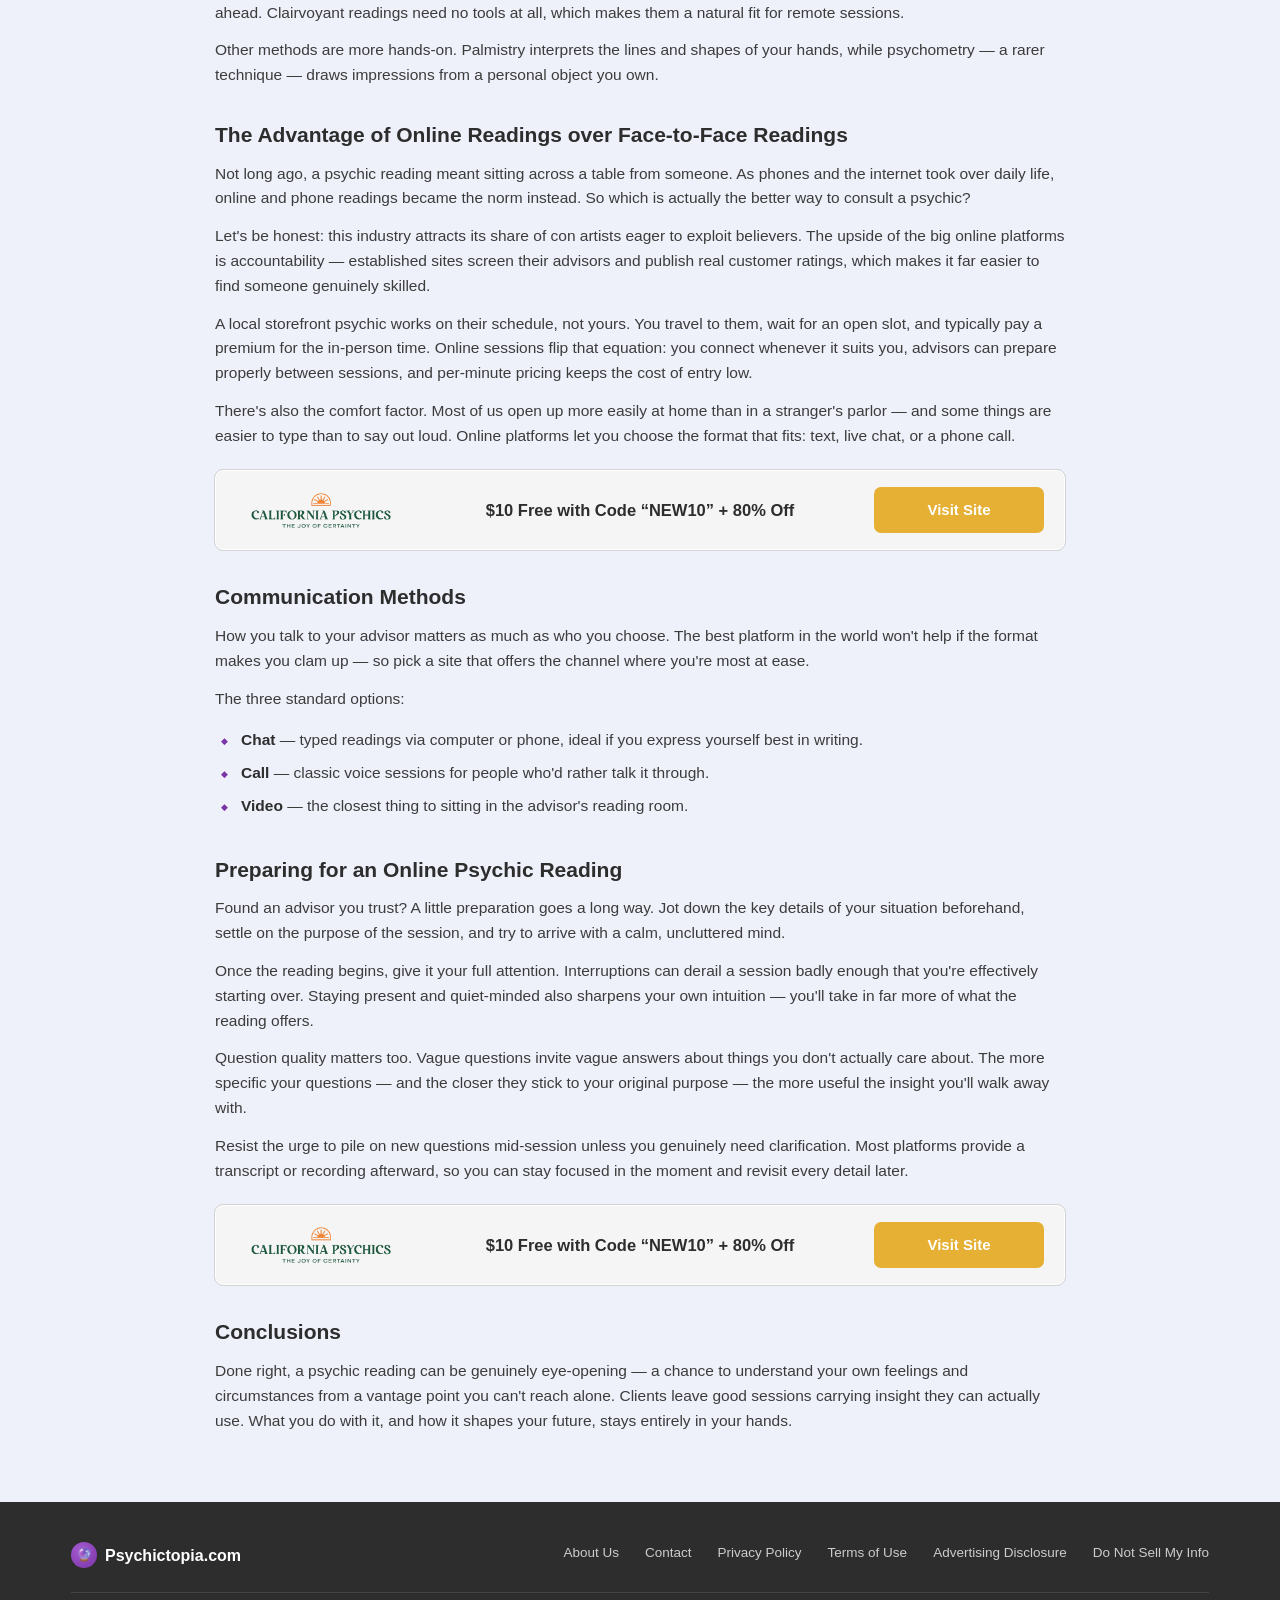
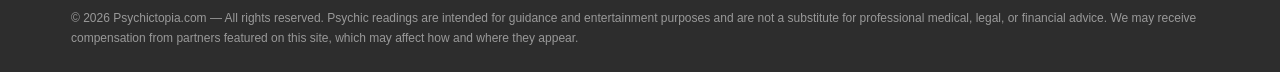
<file: tarot-readings/index.html>
<!DOCTYPE html>
<html lang="en">
<head>
<meta charset="UTF-8">
<meta name="viewport" content="width=device-width, initial-scale=1.0">
<title>Psychictopia.com — 2026's Best Psychic Reading Services</title>
<meta name="description" content="Compare 2026's top-rated online psychic reading services side by side, with exclusive intro offers for new customers.">
<!-- Microsoft Advertising UET tag -->
<script>(function(w,d,t,u,o){w[u]=w[u]||[],o.ts=(new Date).getTime();var n=d.createElement(t); n.src="https://bat.bing.net/bat.js?ti="+o.ti+("uetq"!=u?"&q="+u:""),n.async=1, n.onload=n.onreadystatechange=function(){var s=this.readyState;s&&"loaded"!==s&&"complete"!==s||( o.q=w[u],w[u]=new UET(o),w[u].push("pageLoad"),n.onload=n.onreadystatechange=null)}; var i=d.getElementsByTagName(t)[0];i.parentNode.insertBefore(n,i); })(window,document,"script","uetq",{ti:"271011563", enableAutoSpaTracking: true});</script>
<!-- Microsoft Advertising conversion goal: outbound_click -->
<script>
function uet_report_conversion() {
    window.uetq = window.uetq || [];
    window.uetq.push('event', 'outbound_click', {});
}
/* Fire on any CTA: partner buttons, in-content promo buttons, partner logos
   and the sticky call bar. Delegated and in the capture phase so it runs
   before navigation, and keeps working after ClickFlare rewrites the hrefs.
   No client-side dedup — the Bing goal is configured to count uniques. */
(function () {
    var CTA = '.visit-btn, .b-btn, .logo-link, .cp-logo, .pg-logo, .keen-logo, .kasamba-logo, .call-bar';
    document.addEventListener('click', function (e) {
        var t = e.target;
        if (t && t.closest && t.closest(CTA)) uet_report_conversion();
    }, true);
})();
</script>
<!-- Microsoft Clarity -->
<script type="text/javascript">
    (function(c,l,a,r,i,t,y){
        c[a]=c[a]||function(){(c[a].q=c[a].q||[]).push(arguments)};
        t=l.createElement(r);t.async=1;t.src="https://www.clarity.ms/tag/"+i;
        y=l.getElementsByTagName(r)[0];y.parentNode.insertBefore(t,y);
    })(window, document, "clarity", "script", "xtrt93abcd");
</script>
<style>
  :root {
    --purple: #7934a6;
    --purple-hover: #552575;
    --rating-bg: #4d44ad;
    --editor-badge: #c165fc;
    --first-border: rgb(193,101,252);
    --gold: #e5b034;
    --gold-hover: #e5a000;
    --tp-green: #19b67a;
    --dark-strip: #2c3137;
    --footer-bg: #2d2d2d;
    --sidebar-bg: #e8e8e8;
    --text: #2d2d2d;
    --line: #d3d3d3;
    --light: #f5f5f5;
    --page-bg: #eef0fa;
  }
  * { margin: 0; padding: 0; box-sizing: border-box; }
  body {
    font-family: -apple-system, BlinkMacSystemFont, 'Segoe UI', Roboto, Arial, sans-serif;
    color: var(--text);
    background: var(--page-bg);
    line-height: 1.6;
    font-size: 16px;
  }
  a { color: var(--purple); }
  .wrap { max-width: 1170px; margin: 0 auto; padding: 0 16px; }

  /* ===== Nav bar ===== */
  .navbar { background: #fff; box-shadow: 0 1px 4px rgba(0,0,0,.08); position: relative; z-index: 5; }
  .navbar-inner { display: flex; align-items: center; justify-content: space-between; padding: 12px 0; }
  .logo { display: flex; align-items: center; gap: 8px; text-decoration: none; }
  .logo .mark {
    width: 30px; height: 30px; border-radius: 50%;
    background: radial-gradient(circle at 35% 30%, #a55ad0, var(--purple));
    color: #fff; display: flex; align-items: center; justify-content: center;
    font-size: 16px;
  }
  .logo .name { font-weight: 800; font-size: 18px; color: var(--text); letter-spacing: -.2px; }
  .logo .name span { color: var(--purple); }
  .navlinks a { color: #444; text-decoration: none; font-size: 14px; margin-left: 24px; font-weight: 500; }
  .navlinks a:hover { color: var(--purple); }

  /* ===== Hero banner ===== */
  .banner {
    position: relative;
    color: #2f2f3d;
    background: var(--page-bg);
    overflow: hidden;
  }
  .banner-inner { position: relative; padding: 56px 0 48px; }
  .banner h1 { font-size: 40px; font-weight: 800; line-height: 1.15; max-width: 620px; margin-bottom: 12px; color: #1e1b33; }
  .banner .subtitle { font-size: 19px; color: #4a4a5c; max-width: 560px; margin-bottom: 16px; }
  .banner .last-update { font-size: 12.5px; color: #61616f; }
  .banner .last-update strong { color: #3a3a4a; font-weight: 600; }
  .banner-strip { position: relative; background: #e4e7f6; border-top: 1px solid #dce0f2; border-bottom: 1px solid #dce0f2; font-size: 13.5px; }
  .banner-strip .wrap { display: flex; gap: 36px; justify-content: center; padding: 10px 16px; flex-wrap: wrap; }
  .banner-strip span { color: #3a3a4a; }
  .banner-strip span::before { content: "✓"; color: var(--tp-green); font-weight: 700; margin-right: 7px; }

  /* ===== Partner list ===== */
  .list-section { padding: 44px 0 8px; }
  .partner-card {
    position: relative;
    display: grid;
    grid-template-columns: 210px 1fr 190px;
    gap: 0;
    border: 1px solid #e6e6ef;
    border-radius: 12px;
    margin-bottom: 18px;
    background: #fff;
    box-shadow: 0 2px 10px rgba(40, 25, 80, .06);
    transition: box-shadow .15s ease;
  }
  .partner-card:hover { box-shadow: 0 6px 20px rgba(0,0,0,.10); }
  .partner-card.first { border: 3px solid var(--first-border); }
  .rank {
    position: absolute; top: 50%; left: -18px; transform: translateY(-50%);
    width: 38px; height: 38px; border-radius: 50%;
    background: #f0d9fb; border: 0;
    display: flex; align-items: center; justify-content: center;
    font-weight: 700; font-size: 16px; color: #7b3fa8;
  }
  .editor-badge {
    position: absolute; top: -14px; left: 44px;
    background: var(--editor-badge); color: #fff;
    font-size: 11.5px; font-weight: 700; letter-spacing: .4px;
    padding: 4px 14px; border-radius: 14px;
  }
  .highlight-tag {
    display: inline-flex; align-items: center; gap: 5px;
    color: var(--gold); font-size: 12.5px; font-weight: 700;
    margin-bottom: 6px;
  }
  .card-logo {
    display: flex; flex-direction: column; align-items: center; justify-content: center;
    padding: 26px 14px; border-right: 1px solid #eee; text-align: center;
  }
  .brandmark { font-size: 30px; line-height: 1; margin-bottom: 8px; }
  .card-logo img.partner-logo { max-width: 155px; max-height: 52px; width: auto; height: auto; margin-bottom: 4px; }
  /* Full width so the anchor never shrinks to zero: an SVG without intrinsic
     width/height would otherwise collapse inside a shrink-to-fit box. */
  .logo-link { display: block; width: 100%; text-align: center; line-height: 0; text-decoration: none; }
  .brandname { font-weight: 800; font-size: 19px; letter-spacing: -.3px; }
  .brandname small { display: block; font-size: 10.5px; font-weight: 500; color: #888; letter-spacing: 1.5px; text-transform: uppercase; margin-top: 2px; }
  .chose-today { font-size: 11px; color: #888; margin-top: 12px; }
  .chose-today strong { color: var(--purple); }
  .card-body { padding: 22px 24px; }
  .card-body ul { list-style: none; margin: 4px 0 10px; }
  .card-body li { padding: 3px 0 3px 24px; position: relative; font-size: 14.5px; color: #444; }
  .card-body li::before { content: "✓"; position: absolute; left: 2px; color: var(--tp-green); font-weight: 700; }
  .promo-line {
    display: inline-block;
    background: #f9f2e2; border: 1px dashed var(--gold);
    color: #8a6510; font-size: 13px; font-weight: 700;
    border-radius: 6px; padding: 5px 12px; margin-top: 4px;
  }
  .promo-line::before { content: "🎁 "; }
  .card-cta {
    display: flex; flex-direction: column; align-items: center; justify-content: center;
    padding: 22px 18px; border-left: 1px solid #eee;
  }
  .score-tag { font-size: 11px; color: #888; text-transform: uppercase; letter-spacing: .8px; margin-bottom: 2px; }
  .score-num { font-size: 34px; font-weight: 800; color: var(--rating-bg); line-height: 1; }
  .score-label { font-size: 13px; font-weight: 700; color: var(--rating-bg); margin: 2px 0 4px; }
  .stars { color: var(--tp-green); font-size: 15px; letter-spacing: 1.5px; }
  .reviews { font-size: 11.5px; color: #888; margin: 4px 0 14px; text-decoration: underline; cursor: pointer; }
  .visit-btn {
    display: block; width: 100%; text-align: center;
    background: var(--purple); color: #fff !important;
    font-weight: 700; font-size: 15.5px; text-decoration: none;
    padding: 12px 10px; border-radius: 7px;
    transition: background .15s ease;
  }
  .visit-btn:hover { background: var(--purple-hover); }
  .new-tag {
    background: var(--tp-green); color: #fff; font-size: 11px; font-weight: 700;
    padding: 3px 10px; border-radius: 12px; margin-bottom: 8px;
  }

  /* ===== Card style B (California Psychics) ===== */
  .partner-card.style-b {
    grid-template-columns: 218px 1fr 210px;
    border-radius: 14px;
    border-color: #e8e6ef;
    box-shadow: 0 3px 14px rgba(40, 25, 80, .07);
  }
  .partner-card.style-b.first { border: 3px solid var(--first-border); }
  .partner-card.style-b .card-logo { border-right: 0; padding: 24px 10px 24px 24px; }
  .cp-logo { display: block; width: 100%; text-align: center; line-height: 0; text-decoration: none; }
  .cp-logo img { display: inline-block; width: 100%; max-width: 165px; height: auto; }
  .pg-logo { display: block; text-decoration: none; }
  .pg-logo img { display: block; width: 100%; max-width: 168px; height: auto; }
  .keen-logo, .kasamba-logo { display: flex; align-items: center; gap: 6px; text-decoration: none; }
  .keen-logo svg, .kasamba-logo svg { flex: 0 0 auto; display: block; }
  .keen-logo .brand-text {
    font-family: Georgia, 'Times New Roman', serif;
    color: #6e6e6e; font-size: 30px; font-weight: 400; letter-spacing: -.5px;
  }
  .kasamba-logo .brand-text { color: #6b82f6; font-size: 23px; font-weight: 700; letter-spacing: -.7px; }
  .partner-card.style-b .card-body { padding: 22px 8px 22px 0; }
  .offer-headline { font-size: 16.5px; font-weight: 700; color: #1c1c28; margin-bottom: 10px; line-height: 1.35; }
  .checks-gold { list-style: none; margin: 0; }
  .checks-gold li { padding: 4px 0 4px 26px; position: relative; font-size: 15px; color: #33333f; }
  .checks-gold li::before { content: "✓"; position: absolute; left: 2px; top: 4px; color: #f0a132; font-weight: 700; font-size: 16px; }
  .partner-card.style-b .card-cta { border-left: 0; padding: 22px 20px; text-align: center; }
  .visit-btn.pill { border-radius: 30px; padding: 13px 10px; }

  /* ===== Content + sidebar ===== */
  .content-grid {
    display: grid;
    grid-template-columns: 1fr;
    max-width: 850px;
    gap: 36px;
    padding: 36px 0 56px;
    align-items: start;
  }
  article h2 { font-size: 27px; line-height: 1.3; margin-bottom: 14px; }
  article h3 { font-size: 21px; margin: 30px 0 10px; }
  article p { margin-bottom: 13px; color: #3c3c3c; font-size: 15.5px; }
  article ul { margin: 6px 0 16px 4px; list-style: none; }
  article ul li { padding: 4px 0 4px 22px; position: relative; font-size: 15.5px; color: #3c3c3c; }
  article ul li::before { content: "◆"; color: var(--purple); font-size: 9px; position: absolute; left: 2px; top: 10px; }
  article ul li strong { color: var(--text); }

  /* In-content promo card (buttono) */
  .buttono {
    display: grid; grid-template-columns: 170px 1fr 170px; align-items: center;
    background: var(--light); border: 1px solid #fff; outline: 1px solid var(--line);
    border-radius: 8px; padding: 16px 20px; margin: 22px 0; gap: 16px;
  }
  .buttono .b-logo { text-align: center; font-weight: 800; font-size: 16px; }
  .buttono .b-logo .brandmark { font-size: 24px; margin-bottom: 2px; }
  .buttono .b-logo img { max-width: 140px; max-height: 44px; width: auto; height: auto; }
  .buttono .b-text { font-size: 16.5px; font-weight: 700; color: var(--text); text-align: center; }
  .buttono .b-btn {
    display: block; text-align: center; background: var(--gold); color: #fff !important;
    text-decoration: none; font-weight: 700; font-size: 15px;
    padding: 11px 8px; border-radius: 7px; transition: background .15s ease;
  }
  .buttono .b-btn:hover { background: var(--gold-hover); }

  /* ===== Sticky call bar ===== */
  .call-bar {
    /* hidden by default; the mobile breakpoint switches it to flex */
    display: none;
    position: fixed; left: 0; right: 0; bottom: 0; z-index: 60;
    flex-direction: column; align-items: center; justify-content: center;
    gap: 1px; text-align: center; text-decoration: none;
    padding: 9px 16px calc(9px + env(safe-area-inset-bottom, 0px));
    background: linear-gradient(180deg, #8b3fbe, var(--purple));
    color: #fff !important;
    box-shadow: 0 -3px 16px rgba(30, 20, 60, .3);
  }
  .call-bar:active { background: var(--purple-hover); }
  /* Attention loop. Only transform and opacity are animated, so it stays on
     the compositor and never re-lays-out the fixed bar. */
  .call-bar { overflow: hidden; }
  .call-bar::after {
    content: ""; position: absolute; top: 0; bottom: 0; left: 0; width: 55%;
    pointer-events: none;
    background: linear-gradient(100deg, transparent 0%, rgba(255,255,255,.26) 50%, transparent 100%);
    transform: translateX(-120%);
    animation: callShine 3.2s ease-in-out infinite;
  }
  .call-bar .call-main svg { animation: callRing 3.2s ease-in-out infinite; transform-origin: 50% 60%; }
  @keyframes callShine {
    0%, 55%  { transform: translateX(-120%); }
    85%, 100% { transform: translateX(320%); }
  }
  @keyframes callRing {
    0%, 60%, 100% { transform: rotate(0deg); }
    66% { transform: rotate(-15deg); }
    72% { transform: rotate(13deg); }
    78% { transform: rotate(-9deg); }
    84% { transform: rotate(6deg); }
    90% { transform: rotate(-3deg); }
  }
  @media (prefers-reduced-motion: reduce) {
    .call-bar::after, .call-bar .call-main svg { animation: none; }
    .call-bar::after { display: none; }
  }
  .call-bar .call-main {
    display: inline-flex; align-items: center; gap: 8px;
    font-size: 17px; font-weight: 800; letter-spacing: -.2px; line-height: 1.2;
  }
  .call-bar .call-main svg { flex: 0 0 auto; }
  .call-bar .call-sub { font-size: 12px; opacity: .88; font-weight: 500; }

  /* ===== Footer ===== */
  footer { background: var(--footer-bg); color: #bbb; padding: 40px 0 24px; font-size: 13.5px; }
  .footer-grid { display: flex; justify-content: space-between; gap: 30px; flex-wrap: wrap; margin-bottom: 24px; }
  .footer-logo { display: flex; align-items: center; gap: 8px; }
  .footer-logo .mark { width: 26px; height: 26px; border-radius: 50%; background: radial-gradient(circle at 35% 30%, #a55ad0, var(--purple)); display: flex; align-items: center; justify-content: center; font-size: 13px; }
  .footer-logo .name { color: #fff; font-weight: 800; font-size: 16px; }
  footer ul { list-style: none; display: flex; gap: 26px; flex-wrap: wrap; }
  footer ul a { color: #ccc; text-decoration: none; }
  footer ul a:hover { color: #fff; }
  .copyright { border-top: 1px solid #444; padding-top: 16px; font-size: 12px; color: #999; }

  /* ===== Responsive ===== */
  @media (max-width: 900px) {
    .content-grid { grid-template-columns: 1fr; }
    article { padding: 0 20px; }
    .partner-card { grid-template-columns: 1fr; }
    .partner-card.style-b { grid-template-columns: 1fr; }
    .rank { top: -1px; left: 10px; transform: none; }
    .editor-badge { left: 58px; }
    .partner-card.style-b .card-logo { border-bottom: 1px solid #eee; }
    .partner-card.style-b .card-body { padding: 22px 24px; }
    .card-logo { border-right: 0; border-bottom: 1px solid #eee; padding: 30px 14px 18px; }
    .card-cta { border-left: 0; border-top: 1px solid #eee; }
    .banner-inner { text-align: center; }
    .banner h1 { font-size: 29px; margin-left: auto; margin-right: auto; }
    .banner .subtitle {
      margin-left: auto; margin-right: auto;
      font-size: 15.5px; line-height: 1.45; margin-bottom: 12px;
    }
    /* Two compact columns instead of four full-width rows, so the strip
       stops pushing the first partner card below the fold. */
    .banner-strip { font-size: 12.5px; }
    .banner-strip .wrap {
      display: grid;
      grid-template-columns: 1fr 1fr;
      gap: 7px 10px;
      padding: 10px 14px;
      justify-content: initial;
    }
    .banner-strip span { text-align: left; line-height: 1.35; }
    .banner-strip span::before { margin-right: 5px; }
    .buttono { grid-template-columns: 1fr; text-align: center; }
    .navlinks { display: none; }
    /* Sticky call bar is mobile-only: tap-to-call is not useful on desktop */
    .call-bar { display: flex; }
    body { padding-bottom: 74px; }

    /* Above-the-fold budget on mobile: tighten the banner, strip and the
       first card so the Editor's Choice CTA lands within the first screen. */
    .banner-inner { padding: 22px 0 18px; }
    .banner h1 { font-size: 24px; margin-bottom: 8px; }
    .banner .subtitle { font-size: 14px; line-height: 1.4; margin-bottom: 8px; }
    .banner-strip .wrap { padding: 8px 14px; gap: 5px 10px; }
    .list-section { padding-top: 34px; }
    .partner-card.style-b .card-logo { padding: 14px 10px 10px; }
    .partner-card.style-b .card-body { padding: 14px 18px; }
    .offer-headline { font-size: 15.5px; margin-bottom: 7px; }
    .checks-gold li { padding: 2px 0 2px 24px; font-size: 14px; line-height: 1.35; }
    .checks-gold li::before { top: 2px; }
    /* Every card: score reads as one compact line with the button beneath it.
       flex-direction must be reset here, the base rule sets column. */
    .card-cta {
      display: flex;
      flex-direction: row;
      flex-wrap: wrap;
      align-items: baseline;
      justify-content: center;
      gap: 2px 8px;
      padding: 10px 18px 14px;
    }
    .card-cta .score-tag { margin-bottom: 0; }
    .card-cta .score-num { font-size: 24px; }
    .card-cta .score-label { margin: 0; }
    .card-cta .stars { font-size: 13px; }
    .card-cta .reviews { margin: 0; }
    .card-cta .visit-btn { flex: 0 0 100%; margin-top: 9px; }
  }
</style>
</head>
<body>

<!-- Nav bar -->
<div class="navbar">
  <div class="wrap navbar-inner">
    <a class="logo" href="#">
      <span class="mark">🔮</span>
      <span class="name">Psychic<span>topia</span>.com</span>
    </a>
    <nav class="navlinks">
      <a href="#list">Top Psychic Sites</a>
      <a href="#article">Guide</a>
    </nav>
  </div>
</div>

<!-- Hero banner -->
<div class="banner">
  <div class="wrap banner-inner">
    <h1>Top Tarot Reading Sites of 2026</h1>
    <p class="subtitle">Exclusive intro deals for first-time customers!</p>
    <p class="last-update"><strong>Last updated:</strong> August 2026</p>
  </div>
  <div class="banner-strip">
    <div class="wrap">
      <span>Screened &amp; Gifted Advisors</span>
      <span>Exclusive New-Customer Offers</span>
      <span>Chat, Phone &amp; Video Readings</span>
      <span>Satisfaction Guarantees</span>
    </div>
  </div>
</div>

<!-- Partner list -->
<section class="list-section" id="list">
  <div class="wrap">

    <!-- #1 California Psychics -->
    <div class="partner-card style-b first">
      <div class="rank">1</div>
      <div class="editor-badge">Editor's Choice</div>
      <div class="card-logo">
        <a class="cp-logo" href="https://secure.psychictopia.com/cf/click/1" rel="nofollow sponsored">
          <img src="/assets/california-psychics-logo.webp" alt="California Psychics logo" width="238" height="61" loading="lazy" decoding="async">
        </a>
      </div>
      <div class="card-body">
        <div class="offer-headline">Exclusive Deal: $10 Free with Code "NEW10" + 80% Off</div>
        <ul class="checks-gold">
          <li>Highly rated advisors backed by verified customer reviews</li>
          <li>Trusted psychic readings since 1995</li>
          <li>Every session covered by a full satisfaction guarantee</li>
        </ul>
      </div>
      <div class="card-cta">
        <div class="score-tag">Our score</div>
        <div class="score-num">9.7</div>
        <div class="score-label">Outstanding</div>
        <div class="stars">★★★★★</div>
        <div class="reviews">1,842 user reviews</div>
        <a class="visit-btn pill" href="https://secure.psychictopia.com/cf/click/1" rel="nofollow sponsored">Visit Site</a>
      </div>
    </div>

    <!-- #2 Purple Garden -->
    <div class="partner-card style-b">
      <div class="rank">2</div>
      <div class="card-logo">
        <a class="pg-logo" href="https://secure.psychictopia.com/cf/click/2" rel="nofollow sponsored">
          <img src="/assets/purple-garden-logo.svg" alt="Purple Garden logo" width="158" height="34" loading="lazy" decoding="async">
        </a>
      </div>
      <div class="card-body">
        <div class="offer-headline">Special Offer: Get $30 Free On Your First Reading</div>
        <ul class="checks-gold">
          <li>91.5% prediction accuracy, rated by real customers</li>
          <li>More than 900 vetted psychics to choose from</li>
          <li>Live readings by chat, voice, or video</li>
        </ul>
      </div>
      <div class="card-cta">
        <div class="score-tag">Our score</div>
        <div class="score-num">9.5</div>
        <div class="score-label">Outstanding</div>
        <div class="stars">★★★★★</div>
        <div class="reviews">1,296 user reviews</div>
        <a class="visit-btn pill" href="https://secure.psychictopia.com/cf/click/2" rel="nofollow sponsored">Visit Site</a>
      </div>
    </div>

    <!-- #3 -->
    <div class="partner-card">
      <div class="rank">3</div>
      <div class="card-logo">
        <a class="logo-link" href="https://secure.psychictopia.com/cf/click/3" rel="nofollow sponsored"><img class="partner-logo" src="/assets/spiritual-blossom-logo.svg" alt="Spiritual Blossom logo" width="380" height="129" loading="lazy" decoding="async"></a>
        <div class="chose-today"><strong>31,204</strong> visitors picked this site this week</div>
      </div>
      <div class="card-body">
        <span class="highlight-tag">★ Best Value Bundle</span>
        <ul>
          <li>Hand-picked advisors specializing in love and relationship readings</li>
          <li>Straightforward per-minute pricing with no hidden fees</li>
          <li>Slick mobile experience for readings on the go</li>
        </ul>
        <span class="promo-line">Intro bundle: 30 minutes (up to a $200 value) for under $20</span>
      </div>
      <div class="card-cta">
        <div class="score-tag">Our score</div>
        <div class="score-num">9.2</div>
        <div class="score-label">Excellent</div>
        <div class="stars">★★★★½</div>
        <div class="reviews">1,087 user reviews</div>
        <a class="visit-btn pill" href="https://secure.psychictopia.com/cf/click/3" rel="nofollow sponsored">Visit Site</a>
      </div>
    </div>

    <!-- #4 Keen -->
    <div class="partner-card style-b">
      <div class="rank">4</div>
      <div class="card-logo">
        <a class="keen-logo" href="https://secure.psychictopia.com/cf/click/4" rel="nofollow sponsored">
          <svg width="36" height="31" viewBox="0 0 62 54" aria-hidden="true">
            <g style="mix-blend-mode: multiply">
              <ellipse cx="25" cy="21" rx="9" ry="17.5" transform="rotate(-20 25 21)" fill="#5aa892" opacity=".9"/>
              <ellipse cx="37" cy="21" rx="9" ry="17.5" transform="rotate(20 37 21)" fill="#74baa3" opacity=".85"/>
              <ellipse cx="19" cy="35" rx="16" ry="9" transform="rotate(-8 19 35)" fill="#9ecabb" opacity=".9"/>
              <ellipse cx="36" cy="36" rx="17" ry="9" transform="rotate(6 36 36)" fill="#17806d" opacity=".88"/>
            </g>
          </svg>
          <span class="brand-text">keen</span>
        </a>
      </div>
      <div class="card-body">
        <div class="offer-headline">Special Offer: 5 Minutes for Just $1</div>
        <ul class="checks-gold">
          <li>Over 20 years of proven psychic experience</li>
          <li>Advisors available by phone or chat, 24/7</li>
          <li>Completely anonymous and confidential conversations</li>
        </ul>
      </div>
      <div class="card-cta">
        <div class="score-tag">Our score</div>
        <div class="score-num">9.0</div>
        <div class="score-label">Excellent</div>
        <div class="stars">★★★★½</div>
        <div class="reviews">1,573 user reviews</div>
        <a class="visit-btn pill" href="https://secure.psychictopia.com/cf/click/4" rel="nofollow sponsored">Visit Site</a>
      </div>
    </div>

    <!-- #5 Kasamba -->
    <div class="partner-card style-b">
      <div class="rank">5</div>
      <div class="card-logo">
        <a class="kasamba-logo" href="https://secure.psychictopia.com/cf/click/5" rel="nofollow sponsored">
          <svg width="33" height="31" viewBox="0 0 40 38" aria-hidden="true">
            <g fill="none" stroke-width="2.2" stroke-linecap="round">
              <path d="M8 9 L32 29 M32 9 L8 29" stroke="#7ac943"/>
              <g stroke="#6b82f6">
                <circle cx="13.5" cy="13" r="6.6"/>
                <circle cx="26.5" cy="13" r="6.6"/>
                <circle cx="13.5" cy="25" r="6.6"/>
                <circle cx="26.5" cy="25" r="6.6"/>
              </g>
            </g>
          </svg>
          <span class="brand-text">kasamba</span>
        </a>
      </div>
      <div class="card-body">
        <div class="offer-headline">3 Free Minutes + 50% Off Your First Purchase</div>
        <ul class="checks-gold">
          <li>Secure, confidential sessions with complete privacy</li>
          <li>Qualified psychics, tarot readers, and mediums</li>
          <li>Live chat and phone readings 24/7 with real advisors</li>
        </ul>
      </div>
      <div class="card-cta">
        <div class="score-tag">Our score</div>
        <div class="score-num">8.8</div>
        <div class="score-label">Very Good</div>
        <div class="stars">★★★★</div>
        <div class="reviews">928 user reviews</div>
        <a class="visit-btn pill" href="https://secure.psychictopia.com/cf/click/5" rel="nofollow sponsored">Visit Site</a>
      </div>
    </div>

    <!-- #6 -->
    <div class="partner-card">
      <div class="rank">6</div>
      <div class="card-logo">
        <a class="logo-link" href="https://secure.psychictopia.com/cf/click/6" rel="nofollow sponsored"><img class="partner-logo" src="/assets/mysticsense-logo.svg" alt="Mysticsense logo" width="322" height="64" loading="lazy" decoding="async"></a>
        <div class="chose-today"><strong>24,911</strong> visitors picked this site this week</div>
      </div>
      <div class="card-body">
        <span class="highlight-tag">★ Best Advisor Filters</span>
        <ul>
          <li>Powerful search filters by specialty, tool, and reading style</li>
          <li>Detailed advisor profiles with verified customer ratings</li>
          <li>24/7 availability across chat, phone, and video</li>
        </ul>
        <span class="promo-line">5 free minutes with your first paid reading</span>
      </div>
      <div class="card-cta">
        <div class="score-tag">Our score</div>
        <div class="score-num">8.6</div>
        <div class="score-label">Very Good</div>
        <div class="stars">★★★★</div>
        <div class="reviews">864 user reviews</div>
        <a class="visit-btn pill" href="https://secure.psychictopia.com/cf/click/6" rel="nofollow sponsored">Visit Site</a>
      </div>
    </div>

  </div>
</section>

<!-- Article + sidebar -->
<div class="wrap content-grid" id="article">
  <article>
    <h2>Wondering What's Ahead? What an Online Psychic Reading Can Actually Do for You</h2>
    <p>People have turned to intuitive readers for guidance for centuries, and the practice hasn't gone anywhere — it has simply moved online. Today, connecting with a gifted advisor takes minutes, not a trip across town. Whether this is your first reading or you've had sessions before that left you underwhelmed, this guide will help you get real value from your next one.</p>

    <h3>Why Book a Psychic Reading?</h3>
    <p>Before you start comparing psychics, get clear on your "why." Everyone comes to a reading with a different motivation, and knowing yours ahead of time is the single biggest factor in whether the session feels worthwhile.</p>
    <p>So much day-to-day anxiety comes from simply not knowing how things will turn out — the job application still sitting in someone's inbox, the relationship that could go either way, the decision you keep putting off. A reading won't hand you a crystal-clear script for the future, but it can illuminate the paths in front of you and quiet that fear of the unknown.</p>
    <p>And a good advisor does more than soothe nerves or stir up excitement. The real gift of a quality reading is agency: it helps you see your options clearly so <em>you</em> decide how to meet what's coming. Most clients walk away with one of three things — confidence, clarity, or closure.</p>

    <div class="buttono">
      <div class="b-logo"><a class="logo-link" href="https://secure.psychictopia.com/cf/click/7" rel="nofollow sponsored"><img src="/assets/california-psychics-logo.webp" alt="California Psychics logo" width="238" height="61" loading="lazy" decoding="async"></a></div>
      <div class="b-text">$10 Free with Code &ldquo;NEW10&rdquo; + 80% Off</div>
      <a class="b-btn" href="https://secure.psychictopia.com/cf/click/7" rel="nofollow sponsored">Visit Site</a>
    </div>

    <h3>Specialties in Psychic Readings</h3>
    <p>The most common first-timer mistake? Booking a session with no particular focus. A general "tell me about my life" reading tends to skim the surface of everything and satisfy nothing. Skilled advisors will usually ask you to narrow in on the area you care about most — and the reading is far better for it.</p>
    <p>Have several areas you want to explore? Many advisors will suggest booking separate sessions, or they'll work through your topics one at a time in a set order.</p>
    <p>Here are the specialties you'll see most often when browsing advisor profiles:</p>
    <ul>
      <li><strong>Life Purpose</strong> — for anyone seeking direction, motivation, or a deeper sense of meaning.</li>
      <li><strong>Love &amp; Relationships</strong> — everything involving the heart: dating, marriage, breakups, and family or friendship dynamics.</li>
      <li><strong>Career &amp; Finance</strong> — insight into workplace decisions, money worries, and new opportunities.</li>
      <li><strong>Grief &amp; Loss</strong> — comfort and support for those mourning a loved one.</li>
    </ul>

    <h3>Psychic Tools</h3>
    <p>Advisors draw on a wide toolkit, and no two readings look exactly alike. Because every client is different, the same psychic may use different methods from one session to the next — even over the phone or video. Which tool comes out often depends on the advisor's particular gift.</p>
    <p>Tarot decks and rune stones are two of the classics: a spread of cards, or a cast of stones marked with ancient letters, each interpreted for your situation. Some readers work with crystals and gemstones instead — practices known as crystallomancy and lithomancy.</p>
    <p>Drawn to numbers? Numerology maps the significant figures in your life — birth dates, name values — onto your path ahead. Clairvoyant readings need no tools at all, which makes them a natural fit for remote sessions.</p>
    <p>Other methods are more hands-on. Palmistry interprets the lines and shapes of your hands, while psychometry — a rarer technique — draws impressions from a personal object you own.</p>

    <h3>The Advantage of Online Readings over Face-to-Face Readings</h3>
    <p>Not long ago, a psychic reading meant sitting across a table from someone. As phones and the internet took over daily life, online and phone readings became the norm instead. So which is actually the better way to consult a psychic?</p>
    <p>Let's be honest: this industry attracts its share of con artists eager to exploit believers. The upside of the big online platforms is accountability — established sites screen their advisors and publish real customer ratings, which makes it far easier to find someone genuinely skilled.</p>
    <p>A local storefront psychic works on their schedule, not yours. You travel to them, wait for an open slot, and typically pay a premium for the in-person time. Online sessions flip that equation: you connect whenever it suits you, advisors can prepare properly between sessions, and per-minute pricing keeps the cost of entry low.</p>
    <p>There's also the comfort factor. Most of us open up more easily at home than in a stranger's parlor — and some things are easier to type than to say out loud. Online platforms let you choose the format that fits: text, live chat, or a phone call.</p>

    <div class="buttono">
      <div class="b-logo"><a class="logo-link" href="https://secure.psychictopia.com/cf/click/8" rel="nofollow sponsored"><img src="/assets/california-psychics-logo.webp" alt="California Psychics logo" width="238" height="61" loading="lazy" decoding="async"></a></div>
      <div class="b-text">$10 Free with Code &ldquo;NEW10&rdquo; + 80% Off</div>
      <a class="b-btn" href="https://secure.psychictopia.com/cf/click/8" rel="nofollow sponsored">Visit Site</a>
    </div>

    <h3>Communication Methods</h3>
    <p>How you talk to your advisor matters as much as who you choose. The best platform in the world won't help if the format makes you clam up — so pick a site that offers the channel where you're most at ease.</p>
    <p>The three standard options:</p>
    <ul>
      <li><strong>Chat</strong> — typed readings via computer or phone, ideal if you express yourself best in writing.</li>
      <li><strong>Call</strong> — classic voice sessions for people who'd rather talk it through.</li>
      <li><strong>Video</strong> — the closest thing to sitting in the advisor's reading room.</li>
    </ul>

    <h3>Preparing for an Online Psychic Reading</h3>
    <p>Found an advisor you trust? A little preparation goes a long way. Jot down the key details of your situation beforehand, settle on the purpose of the session, and try to arrive with a calm, uncluttered mind.</p>
    <p>Once the reading begins, give it your full attention. Interruptions can derail a session badly enough that you're effectively starting over. Staying present and quiet-minded also sharpens your own intuition — you'll take in far more of what the reading offers.</p>
    <p>Question quality matters too. Vague questions invite vague answers about things you don't actually care about. The more specific your questions — and the closer they stick to your original purpose — the more useful the insight you'll walk away with.</p>
    <p>Resist the urge to pile on new questions mid-session unless you genuinely need clarification. Most platforms provide a transcript or recording afterward, so you can stay focused in the moment and revisit every detail later.</p>

    <div class="buttono">
      <div class="b-logo"><a class="logo-link" href="https://secure.psychictopia.com/cf/click/9" rel="nofollow sponsored"><img src="/assets/california-psychics-logo.webp" alt="California Psychics logo" width="238" height="61" loading="lazy" decoding="async"></a></div>
      <div class="b-text">$10 Free with Code &ldquo;NEW10&rdquo; + 80% Off</div>
      <a class="b-btn" href="https://secure.psychictopia.com/cf/click/9" rel="nofollow sponsored">Visit Site</a>
    </div>

    <h3>Conclusions</h3>
    <p>Done right, a psychic reading can be genuinely eye-opening — a chance to understand your own feelings and circumstances from a vantage point you can't reach alone. Clients leave good sessions carrying insight they can actually use. What you do with it, and how it shapes your future, stays entirely in your hands.</p>
  </article>

</div>

<!-- Footer -->
<footer id="disclosure">
  <div class="wrap">
    <div class="footer-grid">
      <div class="footer-logo">
        <span class="mark">🔮</span>
        <span class="name">Psychictopia.com</span>
      </div>
      <ul>
        <li><a href="#">About Us</a></li>
        <li><a href="#">Contact</a></li>
        <li><a href="#">Privacy Policy</a></li>
        <li><a href="#">Terms of Use</a></li>
        <li><a href="#">Advertising Disclosure</a></li>
        <li><a href="#">Do Not Sell My Info</a></li>
      </ul>
    </div>
    <p class="copyright">© 2026 Psychictopia.com — All rights reserved. Psychic readings are intended for guidance and entertainment purposes and are not a substitute for professional medical, legal, or financial advice. We may receive compensation from partners featured on this site, which may affect how and where they appear.</p>
  </div>
</footer>

<!-- ClickFlare landing page tracking tag -->
<script>!function(){"use strict";var t="lp_ref",n="cpid",e="lpurl",c="https://secure.psychictopia.com",r="(?<domain>http(?:s?)://[^/]*)".concat("/cf/click"),a="(?:(?:/(?<cta>[1-9][0-9]*)/?)|(?:/))?",i="^".concat(r).concat(a).concat("(?:$|(\\?.*))"),o='javascript:window.clickflare.l="(?<original_link>'.concat(r).concat(a,'("|(\\?[^"]*"))).*'),s=function(){return new RegExp(i,"")},u=function(){return new RegExp(o,"")};function l(t){var n=function(t){return t.replace(s(),(function(t){for(var n=[],e=1;e<arguments.length;e++)n[e-1]=arguments[e];var r=n[n.length-1].domain;return t.replace(r,c)}))}(t);return'javascript:window.clickflare.l="'.concat(n,'"; void 0;')}function d(t,n){if(n&&t&&n.apply(document,[t]),/loaded|interactive|complete/.test(document.readyState))for(var e=0,c=document.links.length;e<c;e++)if(s().test(document.links[e].href)){var r=document.links[e];window.clickflare.links_replaced.has(r)||(r.href=l(r.href),window.clickflare.links_replaced.add(r))}}var f,h,m,p;!function(r,a){var i=document.onreadystatechange;window.clickflare||(window.clickflare={listeners:{},customParams:{},links_replaced:new Set,addEventListener:function(t,n){var e=this.listeners[t]||[];e.includes(n)||e.push(n),this.listeners[t]=e},dispatchEvent:function(t,n){n&&(this.customParams[t]=n),(this.listeners[t]||[]).forEach((function(t){return t(n)}))},push:function(t,n){n&&(this.customParams[t]=n),(this.listeners[t]||[]).forEach((function(t){return t(n)}))}},document.onreadystatechange=function(t){return d(t,i)},d(null,i),setTimeout((function(){!function(r,a){var i,o=function(r,a){var i=new URL("".concat(c).concat(r));o=a,s="{",u=s+s,l="_",d=l+l,o.startsWith(u)||o.startsWith(d)||i.searchParams.set(n,a);var o,s,u,l,d;return i.searchParams.append(t,document.referrer),i.searchParams.append(e,location.href),i.searchParams.append("lpt",document.title),i.searchParams.append("t",(new Date).getTime().toString()),i.toString()}(r,a),s=document.createElement("script"),l=document.scripts[0];s.async=1,s.src=o,s.onerror=function(){!function(){for(var t=function(t,n){var e=document.links[t];u().test(decodeURI(e.href))&&setTimeout((function(){e&&e.setAttribute("href",function(t){var n=t.match(u());if(n){var e=(n.groups||{}).original_link;return e?e.slice(0,-1):t}return t}(decodeURI(e.href)))}))},n=0,e=document.links.length;n<e;n++)t(n)}()},null===(i=l.parentNode)||void 0===i||i.insertBefore(s,l)}(r,a)})))}("".concat("/cf/tags","/").concat(new URL(window.location.href).searchParams.get("cftmid")||"__CONTAINER_ID__"),(m=new URL(window.location.href).searchParams.get(n),f=new RegExp("(^| )".concat("cf_cpid","=([^;]+)")),p=(h=document.cookie.match(f))&&h.pop()||null,m||p||"__CAMPAIGN_ID__"))}();</script>

<!-- Sticky call bar -->
<a class="call-bar" href="tel:+18887037999">
  <span class="call-main">
    <svg width="17" height="17" viewBox="0 0 24 24" fill="currentColor" aria-hidden="true"><path d="M6.6 10.8c1.4 2.8 3.8 5.1 6.6 6.6l2.2-2.2c.3-.3.7-.4 1-.2 1.1.4 2.4.6 3.6.6.6 0 1 .4 1 1V20c0 .6-.4 1-1 1C10.6 21 3 13.4 3 4c0-.6.4-1 1-1h3.5c.6 0 1 .4 1 1 0 1.3.2 2.5.6 3.6.1.4 0 .8-.2 1l-2.3 2.2z"/></svg>
    Tap to Call AskNow &middot; (888) 703-7999
  </span>
  <span class="call-sub">Best Phone Psychics 2026</span>
</a>

</body>
</html>
</file>
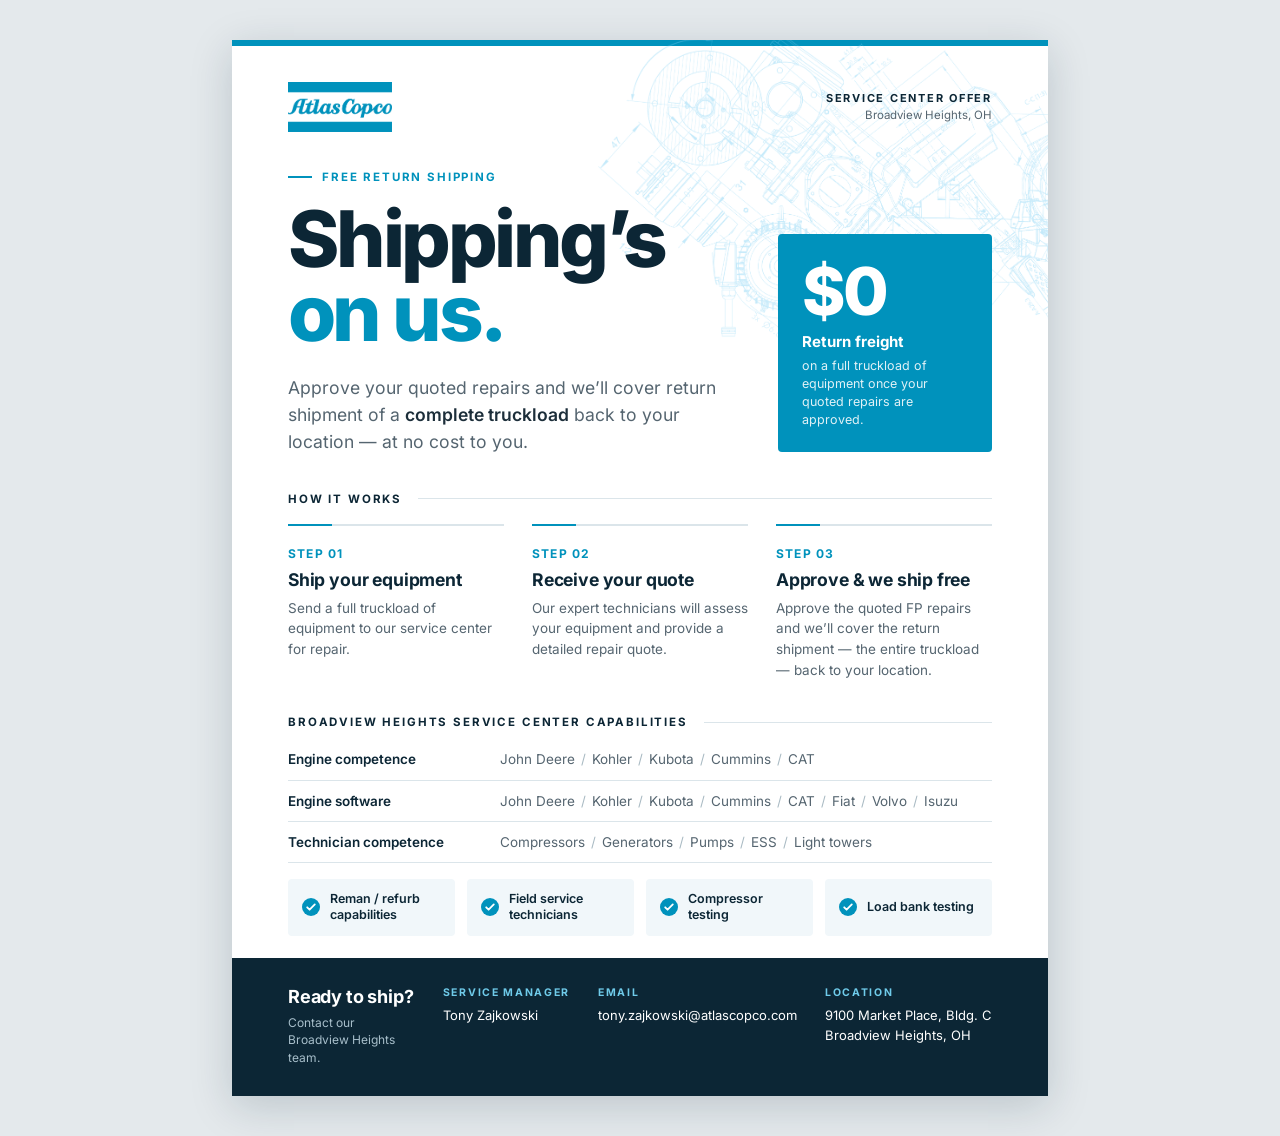
<file: brochures/atlas-copco-shipping/v1-clean-corporate.html>
<!doctype html>
<html lang="en">
<head>
<meta charset="utf-8">
<meta name="viewport" content="width=device-width, initial-scale=1">
<title>Shipping's On Us — Clean Corporate</title>
<link rel="stylesheet" href="fonts.css">
<style>
  @page { size: letter; margin: 0; }
  :root {
    --blue: #0092bc;
    --blue-dark: #00759a;
    --navy: #0c2635;
    --ink: #1c2e3a;
    --muted: #556570;
    --line: #dbe5ea;
    --tint: #f1f7fa;
  }
  * { box-sizing: border-box; margin: 0; padding: 0; }
  html, body { background: #fff; }
  body {
    font-family: 'Inter', system-ui, sans-serif;
    color: var(--ink);
    -webkit-print-color-adjust: exact;
    print-color-adjust: exact;
    font-feature-settings: 'ss01', 'cv11';
  }
  @media screen {
    body { background: #e4e9ec; padding: 40px 0; }
    .sheet { margin: 0 auto; box-shadow: 0 10px 40px rgba(12, 38, 53, .18); }
  }

  .sheet {
    position: relative;
    width: 8.5in;
    height: 11in;
    overflow: hidden;
    background: #fff;
  }
  .sheet::before {
    content: '';
    position: absolute;
    inset: 0 0 auto 0;
    height: 6px;
    background: var(--blue);
  }

  /* Header */
  .header {
    display: flex;
    justify-content: space-between;
    align-items: center;
    padding: 42px 56px 0;
    position: relative;
    z-index: 2;
  }
  .header img { height: 50px; display: block; }
  .header .meta { text-align: right; font-size: 11.5px; line-height: 1.5; color: var(--muted); }
  .header .meta strong {
    display: block;
    font-size: 11px;
    font-weight: 700;
    letter-spacing: .16em;
    text-transform: uppercase;
    color: var(--navy);
  }

  /* Hero */
  .hero {
    position: relative;
    display: grid;
    grid-template-columns: 1fr 214px;
    gap: 32px;
    align-items: end;
    padding: 38px 56px 0;
  }
  .hero .art {
    position: absolute;
    top: -96px;
    right: -150px;
    width: 600px;
    opacity: .45;
    pointer-events: none;
  }
  .hero > div { position: relative; z-index: 1; }
  .eyebrow {
    display: flex;
    align-items: center;
    gap: 10px;
    font-size: 11.5px;
    font-weight: 700;
    letter-spacing: .16em;
    text-transform: uppercase;
    color: var(--blue);
  }
  .eyebrow::before { content: ''; width: 24px; height: 2px; background: var(--blue); }
  h1 {
    margin-top: 18px;
    font-size: 78px;
    font-weight: 800;
    line-height: .95;
    letter-spacing: -.045em;
    color: var(--navy);
  }
  h1 span { color: var(--blue); }
  .lede {
    margin-top: 24px;
    max-width: 440px;
    font-size: 17.5px;
    line-height: 1.55;
    color: var(--muted);
  }
  .lede strong { color: var(--ink); font-weight: 600; }

  .callout {
    background: var(--blue);
    color: #fff;
    padding: 24px 24px 22px;
    border-radius: 4px;
    margin-bottom: 4px;
  }
  .callout .big {
    font-size: 66px;
    font-weight: 800;
    line-height: 1;
    letter-spacing: -.04em;
  }
  .callout .label { margin-top: 8px; font-size: 15px; font-weight: 700; }
  .callout .small { margin-top: 6px; font-size: 12.5px; line-height: 1.45; opacity: .88; }

  /* Sections */
  section { padding: 0 56px; }
  .section-head {
    display: flex;
    align-items: center;
    gap: 16px;
    font-size: 11.5px;
    font-weight: 700;
    letter-spacing: .16em;
    text-transform: uppercase;
    color: var(--navy);
  }
  .section-head::after { content: ''; flex: 1; height: 1px; background: var(--line); }

  .how { margin-top: 36px; }
  .steps {
    display: grid;
    grid-template-columns: repeat(3, 1fr);
    gap: 28px;
    margin-top: 18px;
  }
  .step { position: relative; padding-top: 20px; border-top: 2px solid var(--line); }
  .step::before {
    content: '';
    position: absolute;
    top: -2px;
    left: 0;
    width: 44px;
    height: 2px;
    background: var(--blue);
  }
  .step .num { font-size: 12px; font-weight: 700; letter-spacing: .1em; color: var(--blue); }
  .step h3 { margin-top: 8px; font-size: 17.5px; font-weight: 700; letter-spacing: -.01em; color: var(--navy); }
  .step p { margin-top: 8px; font-size: 13.5px; line-height: 1.55; color: var(--muted); }

  .caps { margin-top: 34px; }
  .caps-list { margin-top: 10px; }
  .caps-row {
    display: grid;
    grid-template-columns: 196px 1fr;
    gap: 16px;
    padding: 10px 0;
    border-bottom: 1px solid var(--line);
    font-size: 13.5px;
    line-height: 1.5;
  }
  .caps-row dt { font-weight: 600; color: var(--navy); }
  .caps-row dd { color: var(--muted); }
  .caps-row dd i { font-style: normal; color: #a9bac3; padding: 0 6px; }

  .checks {
    display: grid;
    grid-template-columns: repeat(4, 1fr);
    gap: 12px;
    margin-top: 16px;
  }
  .check {
    display: flex;
    align-items: center;
    gap: 10px;
    padding: 12px 14px;
    background: var(--tint);
    border-radius: 4px;
    font-size: 12.5px;
    font-weight: 600;
    line-height: 1.3;
    color: var(--navy);
  }
  .check svg { flex: none; width: 18px; height: 18px; }

  /* Footer */
  .footer {
    position: absolute;
    inset: auto 0 0 0;
    display: flex;
    justify-content: space-between;
    gap: 28px;
    padding: 28px 56px 30px;
    background: var(--navy);
    color: #fff;
  }
  .footer .cta { max-width: 168px; font-size: 18px; font-weight: 700; line-height: 1.2; letter-spacing: -.01em; }
  .footer .cta small { display: block; margin-top: 6px; font-size: 12px; font-weight: 400; line-height: 1.45; color: #a8bfcb; letter-spacing: 0; }
  .footer h4 {
    font-size: 10.5px;
    font-weight: 700;
    letter-spacing: .16em;
    text-transform: uppercase;
    white-space: nowrap;
    color: #6fcbea;
  }
  .footer p { margin-top: 7px; font-size: 13px; line-height: 1.5; white-space: nowrap; }
</style>
</head>
<body>
<main class="sheet">
  <header class="header">
    <img src="assets/logo-blue.png" alt="Atlas Copco">
    <div class="meta">
      <strong>Service Center Offer</strong>
      Broadview Heights, OH
    </div>
  </header>

  <div class="hero">
    <img class="art" src="assets/blueprint-blue.webp" alt="">
    <div>
      <div class="eyebrow">Free return shipping</div>
      <h1>Shipping’s<br><span>on us.</span></h1>
      <p class="lede">Approve your quoted repairs and we’ll cover return shipment of a <strong>complete truckload</strong> back to your location — at no cost to you.</p>
    </div>
    <div class="callout">
      <div class="big">$0</div>
      <div class="label">Return freight</div>
      <div class="small">on a full truckload of equipment once your quoted repairs are approved.</div>
    </div>
  </div>

  <section class="how">
    <div class="section-head">How it works</div>
    <div class="steps">
      <div class="step">
        <div class="num">STEP 01</div>
        <h3>Ship your equipment</h3>
        <p>Send a full truckload of equipment to our service center for repair.</p>
      </div>
      <div class="step">
        <div class="num">STEP 02</div>
        <h3>Receive your quote</h3>
        <p>Our expert technicians will assess your equipment and provide a detailed repair quote.</p>
      </div>
      <div class="step">
        <div class="num">STEP 03</div>
        <h3>Approve &amp; we ship free</h3>
        <p>Approve the quoted FP repairs and we’ll cover the return shipment — the entire truckload — back to your location.</p>
      </div>
    </div>
  </section>

  <section class="caps">
    <div class="section-head">Broadview Heights service center capabilities</div>
    <dl class="caps-list">
      <div class="caps-row">
        <dt>Engine competence</dt>
        <dd>John Deere<i>/</i>Kohler<i>/</i>Kubota<i>/</i>Cummins<i>/</i>CAT</dd>
      </div>
      <div class="caps-row">
        <dt>Engine software</dt>
        <dd>John Deere<i>/</i>Kohler<i>/</i>Kubota<i>/</i>Cummins<i>/</i>CAT<i>/</i>Fiat<i>/</i>Volvo<i>/</i>Isuzu</dd>
      </div>
      <div class="caps-row">
        <dt>Technician competence</dt>
        <dd>Compressors<i>/</i>Generators<i>/</i>Pumps<i>/</i>ESS<i>/</i>Light towers</dd>
      </div>
    </dl>
    <div class="checks">
      <div class="check"><svg viewBox="0 0 18 18" aria-hidden="true"><circle cx="9" cy="9" r="9" fill="#0092bc"/><path d="M5.2 9.3l2.4 2.4 5.2-5.3" fill="none" stroke="#fff" stroke-width="1.8" stroke-linecap="round" stroke-linejoin="round"/></svg>Reman / refurb capabilities</div>
      <div class="check"><svg viewBox="0 0 18 18" aria-hidden="true"><circle cx="9" cy="9" r="9" fill="#0092bc"/><path d="M5.2 9.3l2.4 2.4 5.2-5.3" fill="none" stroke="#fff" stroke-width="1.8" stroke-linecap="round" stroke-linejoin="round"/></svg>Field service technicians</div>
      <div class="check"><svg viewBox="0 0 18 18" aria-hidden="true"><circle cx="9" cy="9" r="9" fill="#0092bc"/><path d="M5.2 9.3l2.4 2.4 5.2-5.3" fill="none" stroke="#fff" stroke-width="1.8" stroke-linecap="round" stroke-linejoin="round"/></svg>Compressor testing</div>
      <div class="check"><svg viewBox="0 0 18 18" aria-hidden="true"><circle cx="9" cy="9" r="9" fill="#0092bc"/><path d="M5.2 9.3l2.4 2.4 5.2-5.3" fill="none" stroke="#fff" stroke-width="1.8" stroke-linecap="round" stroke-linejoin="round"/></svg>Load bank testing</div>
    </div>
  </section>

  <footer class="footer">
    <div class="cta">Ready to ship?<small>Contact our Broadview Heights team.</small></div>
    <div>
      <h4>Service Manager</h4>
      <p>Tony Zajkowski</p>
    </div>
    <div>
      <h4>Email</h4>
      <p>tony.zajkowski@atlascopco.com</p>
    </div>
    <div>
      <h4>Location</h4>
      <p>9100 Market Place, Bldg. C<br>Broadview Heights, OH</p>
    </div>
  </footer>
</main>
</body>
</html>
</file>
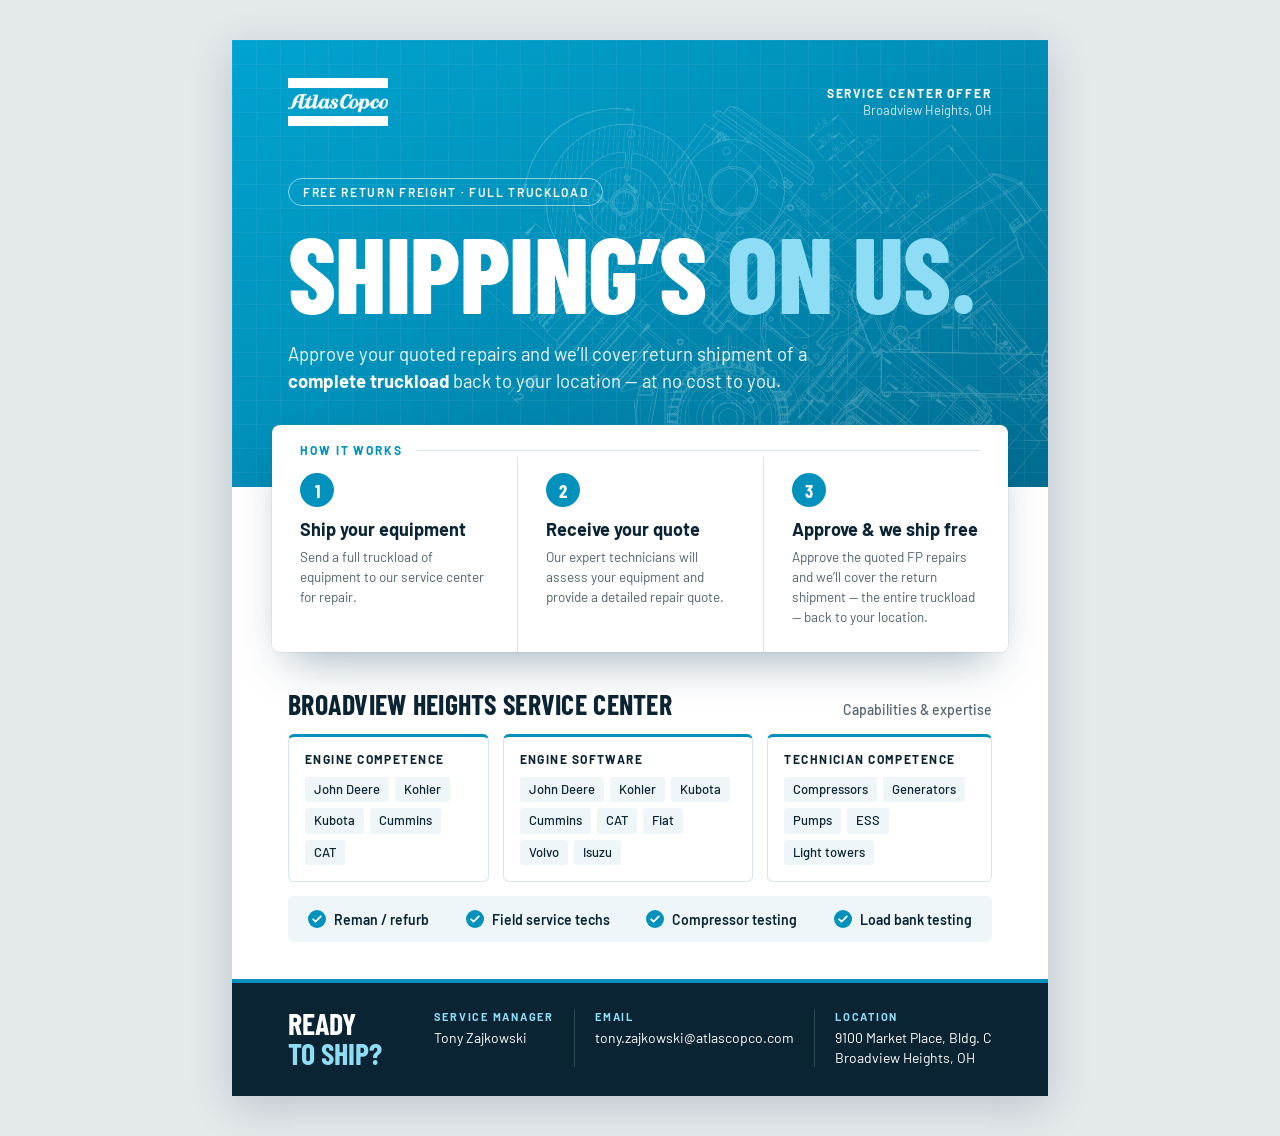
<file: brochures/atlas-copco-shipping/v2-blueprint-hero.html>
<!doctype html>
<html lang="en">
<head>
<meta charset="utf-8">
<meta name="viewport" content="width=device-width, initial-scale=1">
<title>Shipping's On Us — Blueprint Hero</title>
<link rel="stylesheet" href="fonts.css">
<style>
  @page { size: letter; margin: 0; }
  :root {
    --blue: #0092bc;
    --blue-deep: #006c90;
    --navy: #0b2433;
    --ink: #1a2c38;
    --muted: #536470;
    --line: #dbe6eb;
    --tint: #eef6fa;
    --sky: #8fdcf5;
  }
  * { box-sizing: border-box; margin: 0; padding: 0; }
  html, body { background: #fff; }
  body {
    font-family: 'Barlow', system-ui, sans-serif;
    color: var(--ink);
    -webkit-print-color-adjust: exact;
    print-color-adjust: exact;
  }
  @media screen {
    body { background: #e4e9ec; padding: 40px 0; }
    .sheet { margin: 0 auto; box-shadow: 0 10px 40px rgba(11, 36, 51, .18); }
  }

  .sheet {
    position: relative;
    width: 8.5in;
    height: 11in;
    overflow: hidden;
    background: #fff;
  }

  /* Hero */
  .hero {
    position: relative;
    overflow: hidden;
    padding: 38px 56px 92px;
    color: #fff;
    background:
      linear-gradient(rgba(255, 255, 255, .055) 1px, transparent 1px) 0 0 / 24px 24px,
      linear-gradient(90deg, rgba(255, 255, 255, .055) 1px, transparent 1px) 0 0 / 24px 24px,
      linear-gradient(150deg, #00a3cf 0%, var(--blue) 42%, var(--blue-deep) 100%);
  }
  .hero .art {
    position: absolute;
    top: 64px;
    right: -250px;
    width: 820px;
    opacity: .22;
    pointer-events: none;
  }
  .topbar {
    position: relative;
    display: flex;
    justify-content: space-between;
    align-items: center;
  }
  .topbar img { height: 48px; display: block; }
  .topbar .meta {
    text-align: right;
    font-size: 13px;
    line-height: 1.4;
    color: rgba(255, 255, 255, .82);
  }
  .topbar .meta strong {
    display: block;
    font-size: 12px;
    font-weight: 700;
    letter-spacing: .16em;
    text-transform: uppercase;
    color: #fff;
  }
  .hero-copy { position: relative; margin-top: 52px; }
  .pill {
    display: inline-block;
    padding: 6px 14px;
    border: 1px solid rgba(255, 255, 255, .55);
    border-radius: 999px;
    font-size: 12px;
    font-weight: 600;
    letter-spacing: .14em;
    text-transform: uppercase;
  }
  h1 {
    margin-top: 18px;
    font-family: 'Barlow Condensed', 'Barlow', sans-serif;
    font-size: 106px;
    font-weight: 800;
    line-height: .9;
    letter-spacing: -.005em;
    text-transform: uppercase;
  }
  h1 span { color: var(--sky); }
  .lede {
    margin-top: 22px;
    max-width: 540px;
    font-size: 18.5px;
    line-height: 1.45;
    color: rgba(255, 255, 255, .93);
  }
  .lede strong { font-weight: 700; color: #fff; }

  /* Steps card, overlapping the hero */
  .card {
    position: relative;
    z-index: 2;
    margin: -62px 40px 0;
    background: #fff;
    border-radius: 8px;
    box-shadow: 0 22px 44px -16px rgba(0, 52, 78, .38), 0 0 0 1px rgba(0, 60, 90, .06);
  }
  .card-head {
    display: flex;
    align-items: center;
    gap: 14px;
    padding: 18px 28px 0;
    font-size: 12px;
    font-weight: 700;
    letter-spacing: .16em;
    text-transform: uppercase;
    color: var(--blue);
  }
  .card-head::after { content: ''; flex: 1; height: 1px; background: var(--line); }
  .steps { display: grid; grid-template-columns: repeat(3, 1fr); }
  .step { padding: 16px 24px 24px 28px; }
  .step + .step { border-left: 1px solid var(--line); }
  .step .num {
    display: grid;
    place-items: center;
    width: 34px;
    height: 34px;
    border-radius: 50%;
    background: var(--blue);
    color: #fff;
    font-family: 'Barlow Condensed', sans-serif;
    font-size: 19px;
    font-weight: 700;
  }
  .step h3 { margin-top: 12px; font-size: 18px; font-weight: 700; line-height: 1.2; color: var(--navy); }
  .step p { margin-top: 6px; font-size: 13.5px; line-height: 1.5; color: var(--muted); }

  /* Capabilities */
  .caps { padding: 38px 56px 0; }
  .caps-head { display: flex; justify-content: space-between; align-items: baseline; }
  .caps-head h2 {
    font-family: 'Barlow Condensed', sans-serif;
    font-size: 28px;
    font-weight: 700;
    line-height: 1;
    letter-spacing: .01em;
    text-transform: uppercase;
    color: var(--navy);
  }
  .caps-head span { font-size: 14px; font-weight: 500; color: var(--muted); }
  .cap-grid {
    display: grid;
    grid-template-columns: 1fr 1.25fr 1.12fr;
    gap: 14px;
    margin-top: 16px;
  }
  .cap {
    padding: 15px 16px 16px;
    border: 1px solid var(--line);
    border-top: 3px solid var(--blue);
    border-radius: 6px;
  }
  .cap h3 {
    font-size: 12px;
    font-weight: 700;
    letter-spacing: .12em;
    text-transform: uppercase;
    color: var(--navy);
  }
  .chips { display: flex; flex-wrap: wrap; gap: 6px; margin-top: 11px; }
  .chips span {
    padding: 3px 9px;
    border-radius: 3px;
    background: var(--tint);
    font-size: 13px;
    font-weight: 500;
    line-height: 1.5;
    color: var(--navy);
  }
  .services {
    display: grid;
    grid-template-columns: repeat(4, auto);
    justify-content: space-between;
    margin-top: 14px;
    padding: 14px 20px;
    border-radius: 6px;
    background: var(--tint);
  }
  .services div {
    display: flex;
    align-items: center;
    gap: 8px;
    font-size: 14px;
    font-weight: 600;
    color: var(--navy);
  }
  .services svg { flex: none; width: 18px; height: 18px; }

  /* Footer */
  .footer {
    position: absolute;
    inset: auto 0 0 0;
    display: flex;
    align-items: center;
    justify-content: space-between;
    gap: 24px;
    padding: 26px 56px 28px;
    background: var(--navy);
    border-top: 4px solid var(--blue);
    color: #fff;
  }
  .footer .cta {
    flex: none;
    font-family: 'Barlow Condensed', sans-serif;
    font-size: 30px;
    font-weight: 700;
    line-height: .98;
    text-transform: uppercase;
  }
  .footer .cta span { color: var(--sky); }
  .contacts { display: flex; }
  .contacts div { padding: 0 20px; white-space: nowrap; }
  .contacts div + div { border-left: 1px solid rgba(255, 255, 255, .16); }
  .contacts div:last-child { padding-right: 0; }
  .contacts h4 {
    font-size: 11px;
    font-weight: 700;
    letter-spacing: .16em;
    text-transform: uppercase;
    color: var(--sky);
  }
  .contacts p { margin-top: 5px; font-size: 14px; line-height: 1.4; }
</style>
</head>
<body>
<main class="sheet">
  <div class="hero">
    <img class="art" src="assets/blueprint-white.webp" alt="">
    <div class="topbar">
      <img src="assets/logo-white.png" alt="Atlas Copco">
      <div class="meta">
        <strong>Service Center Offer</strong>
        Broadview Heights, OH
      </div>
    </div>
    <div class="hero-copy">
      <div class="pill">Free return freight · Full truckload</div>
      <h1>Shipping’s <span>on us.</span></h1>
      <p class="lede">Approve your quoted repairs and we’ll cover return shipment of a <strong>complete truckload</strong> back to your location — at no cost to you.</p>
    </div>
  </div>

  <div class="card">
    <div class="card-head">How it works</div>
    <div class="steps">
      <div class="step">
        <div class="num">1</div>
        <h3>Ship your equipment</h3>
        <p>Send a full truckload of equipment to our service center for repair.</p>
      </div>
      <div class="step">
        <div class="num">2</div>
        <h3>Receive your quote</h3>
        <p>Our expert technicians will assess your equipment and provide a detailed repair quote.</p>
      </div>
      <div class="step">
        <div class="num">3</div>
        <h3>Approve &amp; we ship free</h3>
        <p>Approve the quoted FP repairs and we’ll cover the return shipment — the entire truckload — back to your location.</p>
      </div>
    </div>
  </div>

  <section class="caps">
    <div class="caps-head">
      <h2>Broadview Heights Service Center</h2>
      <span>Capabilities &amp; expertise</span>
    </div>
    <div class="cap-grid">
      <div class="cap">
        <h3>Engine competence</h3>
        <div class="chips"><span>John Deere</span><span>Kohler</span><span>Kubota</span><span>Cummins</span><span>CAT</span></div>
      </div>
      <div class="cap">
        <h3>Engine software</h3>
        <div class="chips"><span>John Deere</span><span>Kohler</span><span>Kubota</span><span>Cummins</span><span>CAT</span><span>Fiat</span><span>Volvo</span><span>Isuzu</span></div>
      </div>
      <div class="cap">
        <h3>Technician competence</h3>
        <div class="chips"><span>Compressors</span><span>Generators</span><span>Pumps</span><span>ESS</span><span>Light towers</span></div>
      </div>
    </div>
    <div class="services">
      <div><svg viewBox="0 0 18 18" aria-hidden="true"><circle cx="9" cy="9" r="9" fill="#0092bc"/><path d="M5.2 9.3l2.4 2.4 5.2-5.3" fill="none" stroke="#fff" stroke-width="1.8" stroke-linecap="round" stroke-linejoin="round"/></svg>Reman / refurb</div>
      <div><svg viewBox="0 0 18 18" aria-hidden="true"><circle cx="9" cy="9" r="9" fill="#0092bc"/><path d="M5.2 9.3l2.4 2.4 5.2-5.3" fill="none" stroke="#fff" stroke-width="1.8" stroke-linecap="round" stroke-linejoin="round"/></svg>Field service techs</div>
      <div><svg viewBox="0 0 18 18" aria-hidden="true"><circle cx="9" cy="9" r="9" fill="#0092bc"/><path d="M5.2 9.3l2.4 2.4 5.2-5.3" fill="none" stroke="#fff" stroke-width="1.8" stroke-linecap="round" stroke-linejoin="round"/></svg>Compressor testing</div>
      <div><svg viewBox="0 0 18 18" aria-hidden="true"><circle cx="9" cy="9" r="9" fill="#0092bc"/><path d="M5.2 9.3l2.4 2.4 5.2-5.3" fill="none" stroke="#fff" stroke-width="1.8" stroke-linecap="round" stroke-linejoin="round"/></svg>Load bank testing</div>
    </div>
  </section>

  <footer class="footer">
    <div class="cta">Ready<br><span>to ship?</span></div>
    <div class="contacts">
      <div>
        <h4>Service Manager</h4>
        <p>Tony Zajkowski</p>
      </div>
      <div>
        <h4>Email</h4>
        <p>tony.zajkowski@atlascopco.com</p>
      </div>
      <div>
        <h4>Location</h4>
        <p>9100 Market Place, Bldg. C<br>Broadview Heights, OH</p>
      </div>
    </div>
  </footer>
</main>
</body>
</html>
</file>
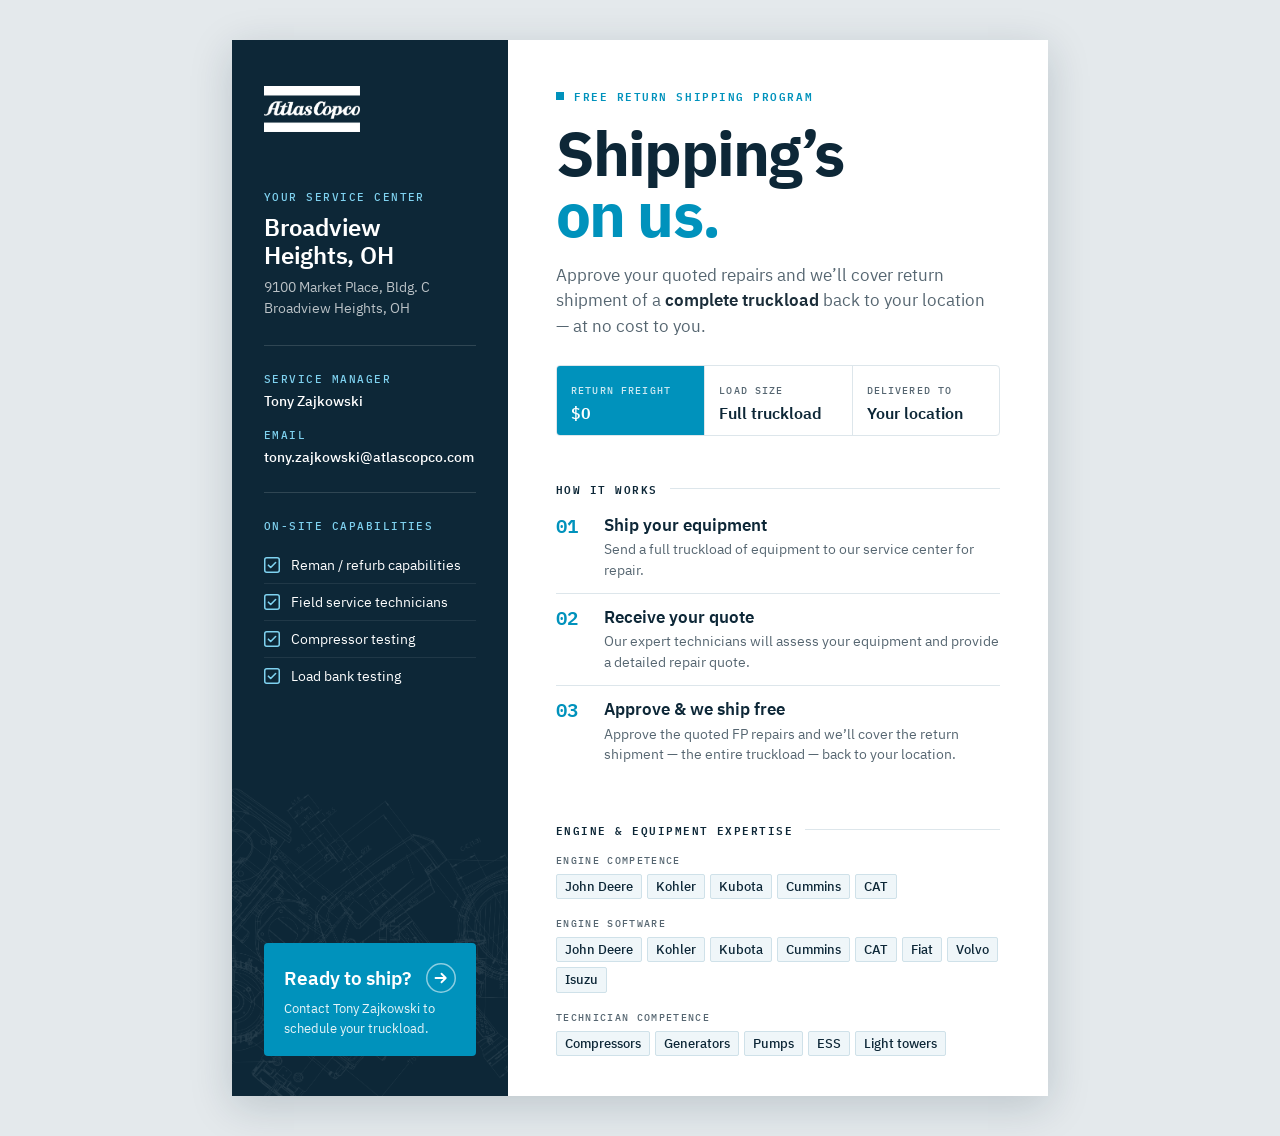
<file: brochures/atlas-copco-shipping/v3-spec-sheet.html>
<!doctype html>
<html lang="en">
<head>
<meta charset="utf-8">
<meta name="viewport" content="width=device-width, initial-scale=1">
<title>Shipping's On Us — Spec Sheet</title>
<link rel="stylesheet" href="fonts.css">
<style>
  @page { size: letter; margin: 0; }
  :root {
    --blue: #0092bc;
    --navy: #0d2737;
    --ink: #1b2d39;
    --muted: #566671;
    --line: #dde6eb;
    --tint: #eff6f9;
    --sky: #7fd2f0;
  }
  * { box-sizing: border-box; margin: 0; padding: 0; }
  html, body { background: #fff; }
  body {
    font-family: 'IBM Plex Sans', system-ui, sans-serif;
    color: var(--ink);
    -webkit-print-color-adjust: exact;
    print-color-adjust: exact;
  }
  @media screen {
    body { background: #e4e9ec; padding: 40px 0; }
    .sheet { margin: 0 auto; box-shadow: 0 10px 40px rgba(13, 39, 55, .18); }
  }
  .mono {
    font-family: 'IBM Plex Mono', ui-monospace, monospace;
    font-size: 10.5px;
    font-weight: 500;
    letter-spacing: .14em;
    text-transform: uppercase;
  }

  .sheet {
    display: grid;
    grid-template-columns: 276px 1fr;
    width: 8.5in;
    height: 11in;
    overflow: hidden;
    background: #fff;
  }

  /* Sidebar */
  .sidebar {
    position: relative;
    display: flex;
    flex-direction: column;
    overflow: hidden;
    padding: 46px 32px 40px;
    background: var(--navy);
    color: #fff;
  }
  .sidebar .art {
    position: absolute;
    left: -170px;
    bottom: -30px;
    width: 560px;
    opacity: .1;
    pointer-events: none;
  }
  .sidebar > *:not(.art) { position: relative; }
  .sidebar .logo { align-self: flex-start; height: 46px; display: block; }
  .sidebar .label { color: var(--sky); }
  .location { margin-top: 58px; }
  .location h2 { margin-top: 10px; font-size: 24px; font-weight: 600; line-height: 1.15; letter-spacing: -.01em; }
  .location p { margin-top: 8px; font-size: 14px; line-height: 1.5; color: rgba(255, 255, 255, .72); }
  .rule { height: 1px; margin: 26px 0; background: rgba(255, 255, 255, .14); }
  .contact + .contact { margin-top: 18px; }
  .contact p { margin-top: 6px; font-size: 14px; font-weight: 500; }
  .onsite { margin-top: 14px; list-style: none; }
  .onsite li {
    display: flex;
    align-items: center;
    gap: 11px;
    padding: 9px 0;
    border-bottom: 1px solid rgba(255, 255, 255, .08);
    font-size: 14px;
  }
  .onsite li:last-child { border-bottom: 0; }
  .onsite svg { flex: none; width: 16px; height: 16px; }
  .side-cta {
    margin-top: auto;
    padding: 20px 20px 18px;
    border-radius: 4px;
    background: var(--blue);
  }
  .side-cta h4 { display: flex; justify-content: space-between; align-items: center; font-size: 19px; font-weight: 600; }
  .side-cta h4 svg { width: 30px; height: 30px; }
  .side-cta p { margin-top: 6px; font-size: 13px; line-height: 1.5; color: rgba(255, 255, 255, .9); }

  /* Main column */
  .content {
    display: flex;
    flex-direction: column;
    justify-content: space-between;
    padding: 46px 48px 40px;
  }
  .eyebrow { display: flex; align-items: center; gap: 10px; color: var(--blue); font-size: 11px; font-weight: 600; }
  .eyebrow::before { content: ''; width: 8px; height: 8px; background: var(--blue); }
  h1 {
    margin-top: 18px;
    font-size: 62px;
    font-weight: 700;
    line-height: .98;
    letter-spacing: -.03em;
    color: var(--navy);
  }
  h1 span { color: var(--blue); }
  .lede { margin-top: 18px; font-size: 16.5px; line-height: 1.55; color: var(--muted); }
  .lede strong { color: var(--ink); font-weight: 600; }

  .spec {
    display: grid;
    grid-template-columns: repeat(3, 1fr);
    margin-top: 26px;
    border: 1px solid var(--line);
    border-radius: 4px;
  }
  .spec div { padding: 12px 14px; }
  .spec div + div { border-left: 1px solid var(--line); }
  .spec .mono { font-size: 9.5px; letter-spacing: .12em; color: var(--muted); }
  .spec strong { display: block; margin-top: 5px; font-size: 16px; font-weight: 600; color: var(--navy); }
  .spec .accent { background: var(--blue); border-radius: 3px 0 0 3px; }
  .spec .accent .mono { color: rgba(255, 255, 255, .8); }
  .spec .accent strong { color: #fff; }

  .section-head { display: flex; align-items: center; gap: 12px; color: var(--navy); font-weight: 600; }
  .section-head::after { content: ''; flex: 1; height: 1px; background: var(--line); }

  .steps { margin-top: 4px; }
  .step {
    display: grid;
    grid-template-columns: 48px 1fr;
    padding: 13px 0;
    border-bottom: 1px solid var(--line);
  }
  .step:last-child { border-bottom: 0; }
  .step .num {
    font-family: 'IBM Plex Mono', monospace;
    font-size: 19px;
    font-weight: 600;
    line-height: 1.2;
    color: var(--blue);
  }
  .step h3 { font-size: 16.5px; font-weight: 600; line-height: 1.25; color: var(--navy); }
  .step p { margin-top: 4px; font-size: 13.5px; line-height: 1.5; color: var(--muted); }

  .expertise { margin-top: 6px; }
  .row { padding: 9px 0; }
  .row:last-child { padding-bottom: 0; }
  .row .mono { font-size: 9.5px; color: var(--muted); }
  .chips { display: flex; flex-wrap: wrap; gap: 5px; margin-top: 7px; }
  .chips span {
    padding: 2px 8px;
    border: 1px solid #cfe1e9;
    border-radius: 2px;
    background: var(--tint);
    font-size: 12.5px;
    font-weight: 500;
    line-height: 1.55;
    color: var(--navy);
  }

</style>
</head>
<body>
<main class="sheet">
  <aside class="sidebar">
    <img class="art" src="assets/blueprint-white.webp" alt="">
    <img class="logo" src="assets/logo-white.png" alt="Atlas Copco">

    <div class="location">
      <div class="mono label">Your service center</div>
      <h2>Broadview Heights, OH</h2>
      <p>9100 Market Place, Bldg. C<br>Broadview Heights, OH</p>
    </div>

    <div class="rule"></div>

    <div class="contact">
      <div class="mono label">Service Manager</div>
      <p>Tony Zajkowski</p>
    </div>
    <div class="contact">
      <div class="mono label">Email</div>
      <p>tony.zajkowski@atlascopco.com</p>
    </div>

    <div class="rule"></div>

    <div class="mono label">On-site capabilities</div>
    <ul class="onsite">
      <li><svg viewBox="0 0 16 16" aria-hidden="true"><rect x=".75" y=".75" width="14.5" height="14.5" rx="2" fill="none" stroke="#7fd2f0" stroke-width="1.5"/><path d="M4.4 8.2l2.3 2.3 4.9-5" fill="none" stroke="#7fd2f0" stroke-width="1.6" stroke-linecap="round" stroke-linejoin="round"/></svg>Reman / refurb capabilities</li>
      <li><svg viewBox="0 0 16 16" aria-hidden="true"><rect x=".75" y=".75" width="14.5" height="14.5" rx="2" fill="none" stroke="#7fd2f0" stroke-width="1.5"/><path d="M4.4 8.2l2.3 2.3 4.9-5" fill="none" stroke="#7fd2f0" stroke-width="1.6" stroke-linecap="round" stroke-linejoin="round"/></svg>Field service technicians</li>
      <li><svg viewBox="0 0 16 16" aria-hidden="true"><rect x=".75" y=".75" width="14.5" height="14.5" rx="2" fill="none" stroke="#7fd2f0" stroke-width="1.5"/><path d="M4.4 8.2l2.3 2.3 4.9-5" fill="none" stroke="#7fd2f0" stroke-width="1.6" stroke-linecap="round" stroke-linejoin="round"/></svg>Compressor testing</li>
      <li><svg viewBox="0 0 16 16" aria-hidden="true"><rect x=".75" y=".75" width="14.5" height="14.5" rx="2" fill="none" stroke="#7fd2f0" stroke-width="1.5"/><path d="M4.4 8.2l2.3 2.3 4.9-5" fill="none" stroke="#7fd2f0" stroke-width="1.6" stroke-linecap="round" stroke-linejoin="round"/></svg>Load bank testing</li>
    </ul>

    <div class="side-cta">
      <h4>Ready to ship?<svg viewBox="0 0 30 30" aria-hidden="true"><circle cx="15" cy="15" r="14.25" fill="none" stroke="#fff" stroke-opacity=".55" stroke-width="1.5"/><path d="M9.5 15h10m-4-4.25L19.75 15l-4.25 4.25" fill="none" stroke="#fff" stroke-width="1.8" stroke-linecap="round" stroke-linejoin="round"/></svg></h4>
      <p>Contact Tony Zajkowski to schedule your truckload.</p>
    </div>
  </aside>

  <div class="content">
    <div class="intro">
      <div class="mono eyebrow">Free return shipping program</div>
      <h1>Shipping’s<br><span>on us.</span></h1>
      <p class="lede">Approve your quoted repairs and we’ll cover return shipment of a <strong>complete truckload</strong> back to your location — at no cost to you.</p>
      <div class="spec">
        <div class="accent"><span class="mono">Return freight</span><strong>$0</strong></div>
        <div><span class="mono">Load size</span><strong>Full truckload</strong></div>
        <div><span class="mono">Delivered to</span><strong>Your location</strong></div>
      </div>
    </div>

    <div class="how">
      <div class="mono section-head">How it works</div>
      <div class="steps">
        <div class="step">
          <div class="num">01</div>
          <div>
            <h3>Ship your equipment</h3>
            <p>Send a full truckload of equipment to our service center for repair.</p>
          </div>
        </div>
        <div class="step">
          <div class="num">02</div>
          <div>
            <h3>Receive your quote</h3>
            <p>Our expert technicians will assess your equipment and provide a detailed repair quote.</p>
          </div>
        </div>
        <div class="step">
          <div class="num">03</div>
          <div>
            <h3>Approve &amp; we ship free</h3>
            <p>Approve the quoted FP repairs and we’ll cover the return shipment — the entire truckload — back to your location.</p>
          </div>
        </div>
      </div>
    </div>

    <div class="expert">
      <div class="mono section-head">Engine &amp; equipment expertise</div>
      <div class="expertise">
        <div class="row">
          <div class="mono">Engine competence</div>
          <div class="chips"><span>John Deere</span><span>Kohler</span><span>Kubota</span><span>Cummins</span><span>CAT</span></div>
        </div>
        <div class="row">
          <div class="mono">Engine software</div>
          <div class="chips"><span>John Deere</span><span>Kohler</span><span>Kubota</span><span>Cummins</span><span>CAT</span><span>Fiat</span><span>Volvo</span><span>Isuzu</span></div>
        </div>
        <div class="row">
          <div class="mono">Technician competence</div>
          <div class="chips"><span>Compressors</span><span>Generators</span><span>Pumps</span><span>ESS</span><span>Light towers</span></div>
        </div>
      </div>
    </div>
  </div>
</main>
</body>
</html>
</file>
<file: brochures/atlas-copco-shipping/fonts.css>
/* Latin subsets of OFL fonts (Google Fonts / Fontsource), stored locally so the pages render offline.
   Static weights only: Chromium embeds variable fonts in PDFs as Type 3, which print shops often reject. */
@font-face {
  font-family: 'Barlow';
  font-style: normal;
  font-weight: 400;
  font-display: swap;
  src: url(assets/fonts/barlow-400.woff2) format('woff2');
  unicode-range: U+0000-00FF, U+0131, U+0152-0153, U+02BB-02BC, U+02C6, U+02DA, U+02DC, U+0304, U+0308, U+0329, U+2000-206F, U+20AC, U+2122, U+2191, U+2193, U+2212, U+2215, U+FEFF, U+FFFD;
}
@font-face {
  font-family: 'Barlow';
  font-style: normal;
  font-weight: 500;
  font-display: swap;
  src: url(assets/fonts/barlow-500.woff2) format('woff2');
  unicode-range: U+0000-00FF, U+0131, U+0152-0153, U+02BB-02BC, U+02C6, U+02DA, U+02DC, U+0304, U+0308, U+0329, U+2000-206F, U+20AC, U+2122, U+2191, U+2193, U+2212, U+2215, U+FEFF, U+FFFD;
}
@font-face {
  font-family: 'Barlow';
  font-style: normal;
  font-weight: 600;
  font-display: swap;
  src: url(assets/fonts/barlow-600.woff2) format('woff2');
  unicode-range: U+0000-00FF, U+0131, U+0152-0153, U+02BB-02BC, U+02C6, U+02DA, U+02DC, U+0304, U+0308, U+0329, U+2000-206F, U+20AC, U+2122, U+2191, U+2193, U+2212, U+2215, U+FEFF, U+FFFD;
}
@font-face {
  font-family: 'Barlow';
  font-style: normal;
  font-weight: 700;
  font-display: swap;
  src: url(assets/fonts/barlow-700.woff2) format('woff2');
  unicode-range: U+0000-00FF, U+0131, U+0152-0153, U+02BB-02BC, U+02C6, U+02DA, U+02DC, U+0304, U+0308, U+0329, U+2000-206F, U+20AC, U+2122, U+2191, U+2193, U+2212, U+2215, U+FEFF, U+FFFD;
}
@font-face {
  font-family: 'Barlow Condensed';
  font-style: normal;
  font-weight: 600;
  font-display: swap;
  src: url(assets/fonts/barlow-condensed-600.woff2) format('woff2');
  unicode-range: U+0000-00FF, U+0131, U+0152-0153, U+02BB-02BC, U+02C6, U+02DA, U+02DC, U+0304, U+0308, U+0329, U+2000-206F, U+20AC, U+2122, U+2191, U+2193, U+2212, U+2215, U+FEFF, U+FFFD;
}
@font-face {
  font-family: 'Barlow Condensed';
  font-style: normal;
  font-weight: 700;
  font-display: swap;
  src: url(assets/fonts/barlow-condensed-700.woff2) format('woff2');
  unicode-range: U+0000-00FF, U+0131, U+0152-0153, U+02BB-02BC, U+02C6, U+02DA, U+02DC, U+0304, U+0308, U+0329, U+2000-206F, U+20AC, U+2122, U+2191, U+2193, U+2212, U+2215, U+FEFF, U+FFFD;
}
@font-face {
  font-family: 'Barlow Condensed';
  font-style: normal;
  font-weight: 800;
  font-display: swap;
  src: url(assets/fonts/barlow-condensed-800.woff2) format('woff2');
  unicode-range: U+0000-00FF, U+0131, U+0152-0153, U+02BB-02BC, U+02C6, U+02DA, U+02DC, U+0304, U+0308, U+0329, U+2000-206F, U+20AC, U+2122, U+2191, U+2193, U+2212, U+2215, U+FEFF, U+FFFD;
}
@font-face {
  font-family: 'IBM Plex Mono';
  font-style: normal;
  font-weight: 400;
  font-display: swap;
  src: url(assets/fonts/ibm-plex-mono-400.woff2) format('woff2');
  unicode-range: U+0000-00FF, U+0131, U+0152-0153, U+02BB-02BC, U+02C6, U+02DA, U+02DC, U+0304, U+0308, U+0329, U+2000-206F, U+20AC, U+2122, U+2191, U+2193, U+2212, U+2215, U+FEFF, U+FFFD;
}
@font-face {
  font-family: 'IBM Plex Mono';
  font-style: normal;
  font-weight: 500;
  font-display: swap;
  src: url(assets/fonts/ibm-plex-mono-500.woff2) format('woff2');
  unicode-range: U+0000-00FF, U+0131, U+0152-0153, U+02BB-02BC, U+02C6, U+02DA, U+02DC, U+0304, U+0308, U+0329, U+2000-206F, U+20AC, U+2122, U+2191, U+2193, U+2212, U+2215, U+FEFF, U+FFFD;
}
@font-face {
  font-family: 'IBM Plex Mono';
  font-style: normal;
  font-weight: 600;
  font-display: swap;
  src: url(assets/fonts/ibm-plex-mono-600.woff2) format('woff2');
  unicode-range: U+0000-00FF, U+0131, U+0152-0153, U+02BB-02BC, U+02C6, U+02DA, U+02DC, U+0304, U+0308, U+0329, U+2000-206F, U+20AC, U+2122, U+2191, U+2193, U+2212, U+2215, U+FEFF, U+FFFD;
}
@font-face {
  font-family: 'Inter';
  font-style: normal;
  font-weight: 400;
  font-display: swap;
  src: url(assets/fonts/inter-400.woff2) format('woff2');
}
@font-face {
  font-family: 'Inter';
  font-style: normal;
  font-weight: 500;
  font-display: swap;
  src: url(assets/fonts/inter-500.woff2) format('woff2');
}
@font-face {
  font-family: 'Inter';
  font-style: normal;
  font-weight: 600;
  font-display: swap;
  src: url(assets/fonts/inter-600.woff2) format('woff2');
}
@font-face {
  font-family: 'Inter';
  font-style: normal;
  font-weight: 700;
  font-display: swap;
  src: url(assets/fonts/inter-700.woff2) format('woff2');
}
@font-face {
  font-family: 'Inter';
  font-style: normal;
  font-weight: 800;
  font-display: swap;
  src: url(assets/fonts/inter-800.woff2) format('woff2');
}
@font-face {
  font-family: 'IBM Plex Sans';
  font-style: normal;
  font-weight: 400;
  font-display: swap;
  src: url(assets/fonts/ibm-plex-sans-400.woff2) format('woff2');
}
@font-face {
  font-family: 'IBM Plex Sans';
  font-style: normal;
  font-weight: 500;
  font-display: swap;
  src: url(assets/fonts/ibm-plex-sans-500.woff2) format('woff2');
}
@font-face {
  font-family: 'IBM Plex Sans';
  font-style: normal;
  font-weight: 600;
  font-display: swap;
  src: url(assets/fonts/ibm-plex-sans-600.woff2) format('woff2');
}
@font-face {
  font-family: 'IBM Plex Sans';
  font-style: normal;
  font-weight: 700;
  font-display: swap;
  src: url(assets/fonts/ibm-plex-sans-700.woff2) format('woff2');
}
</file>
